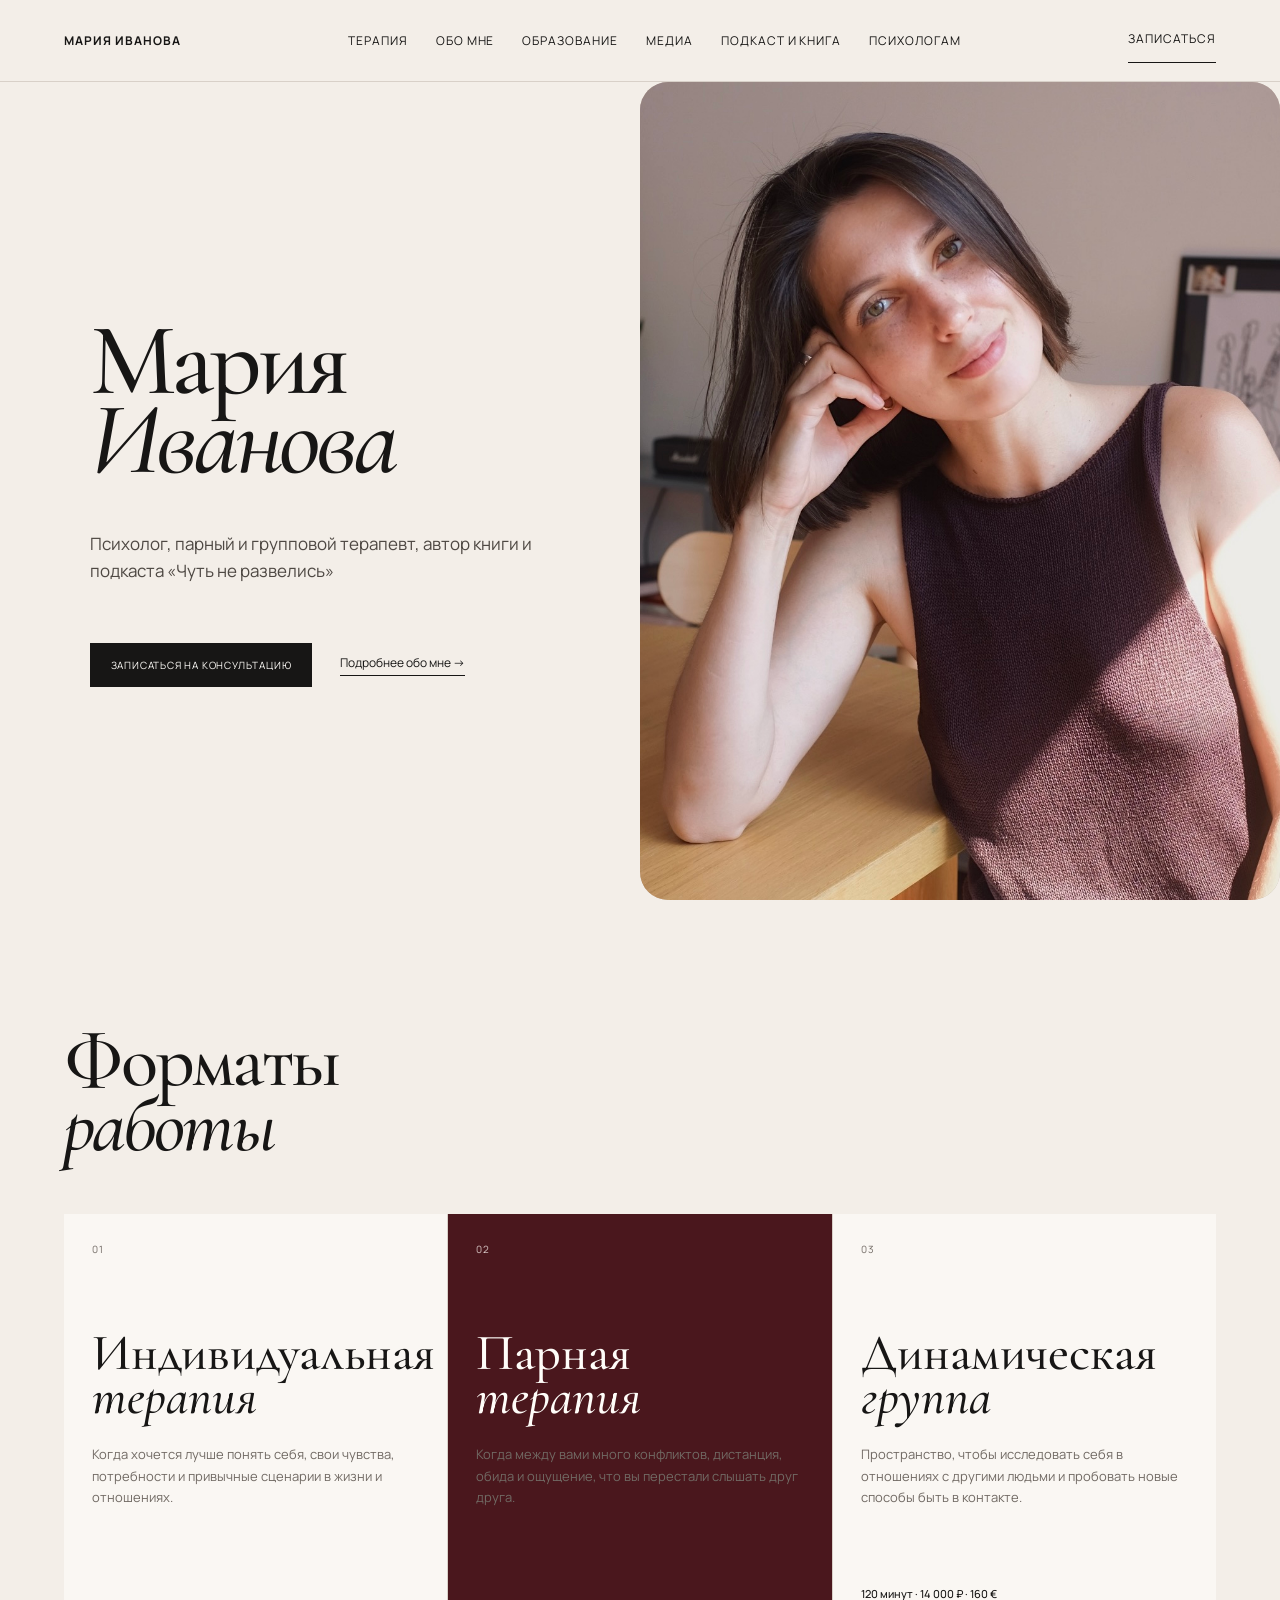
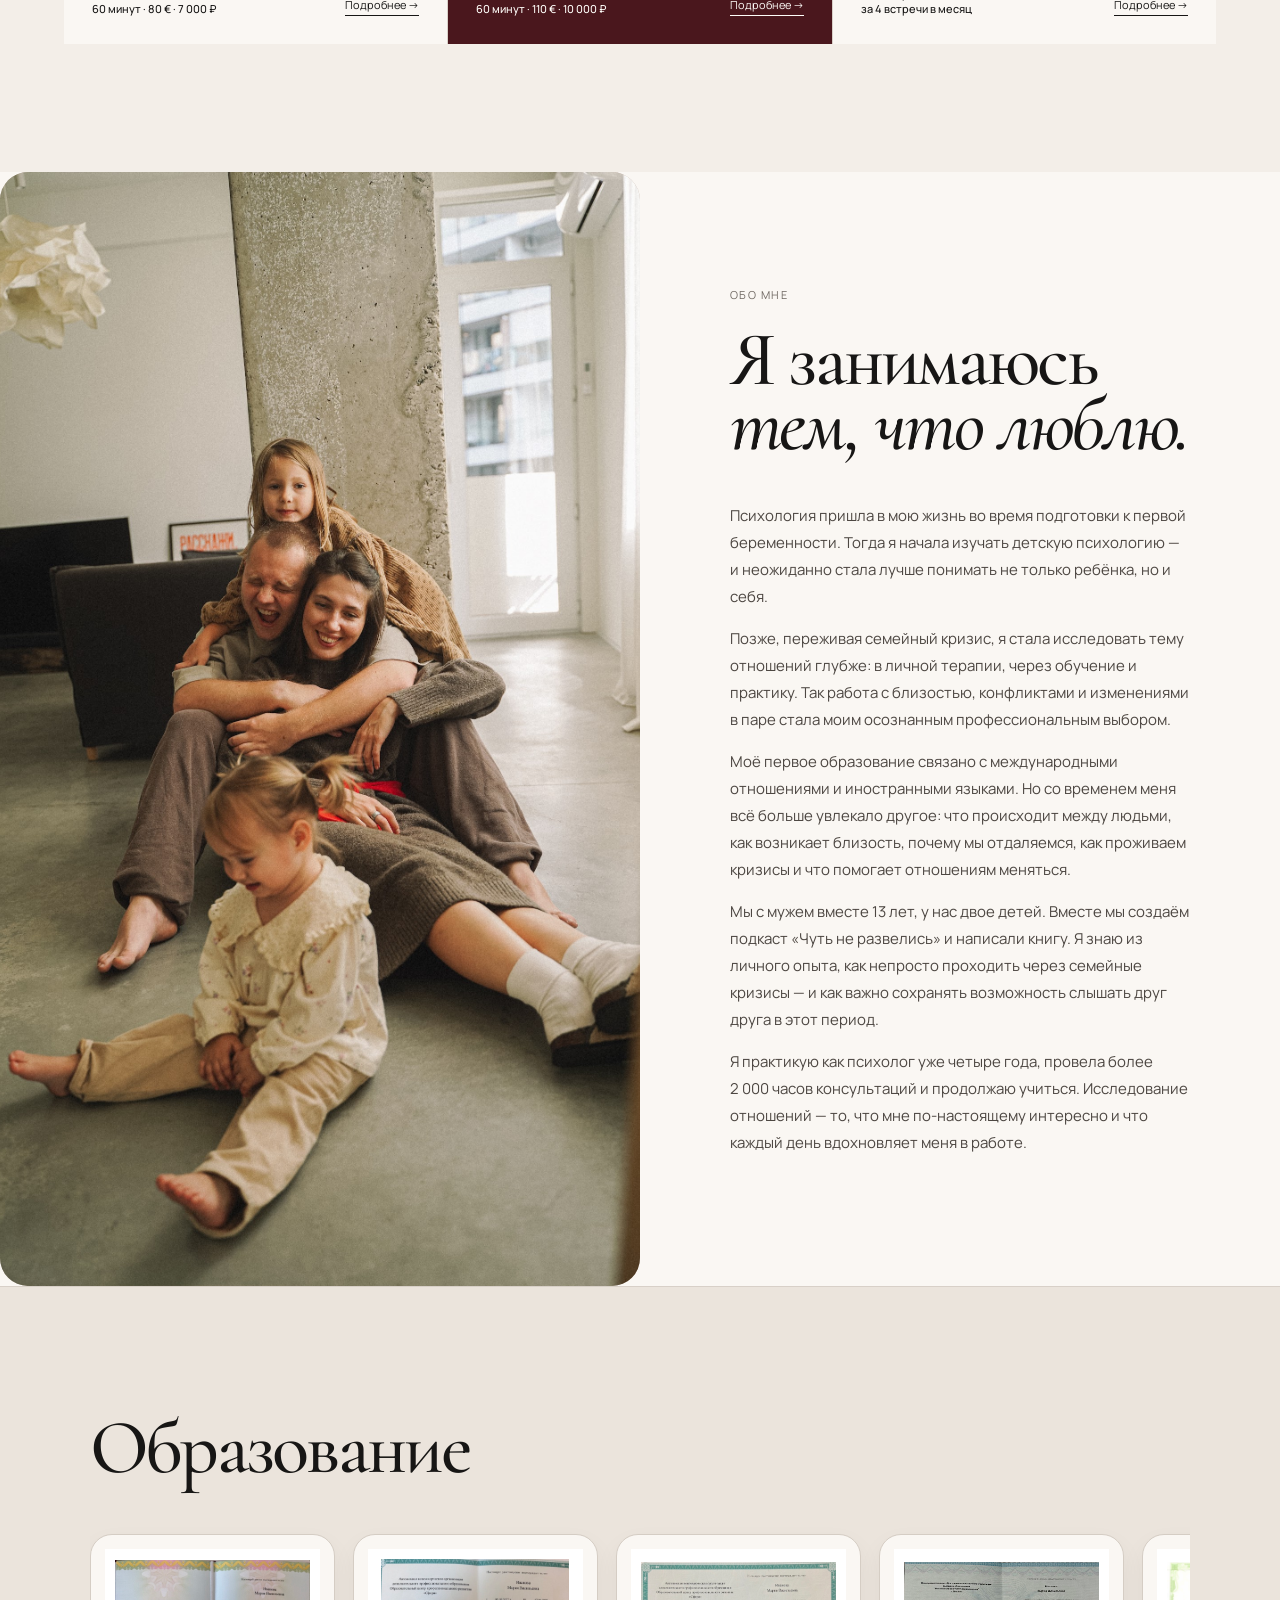
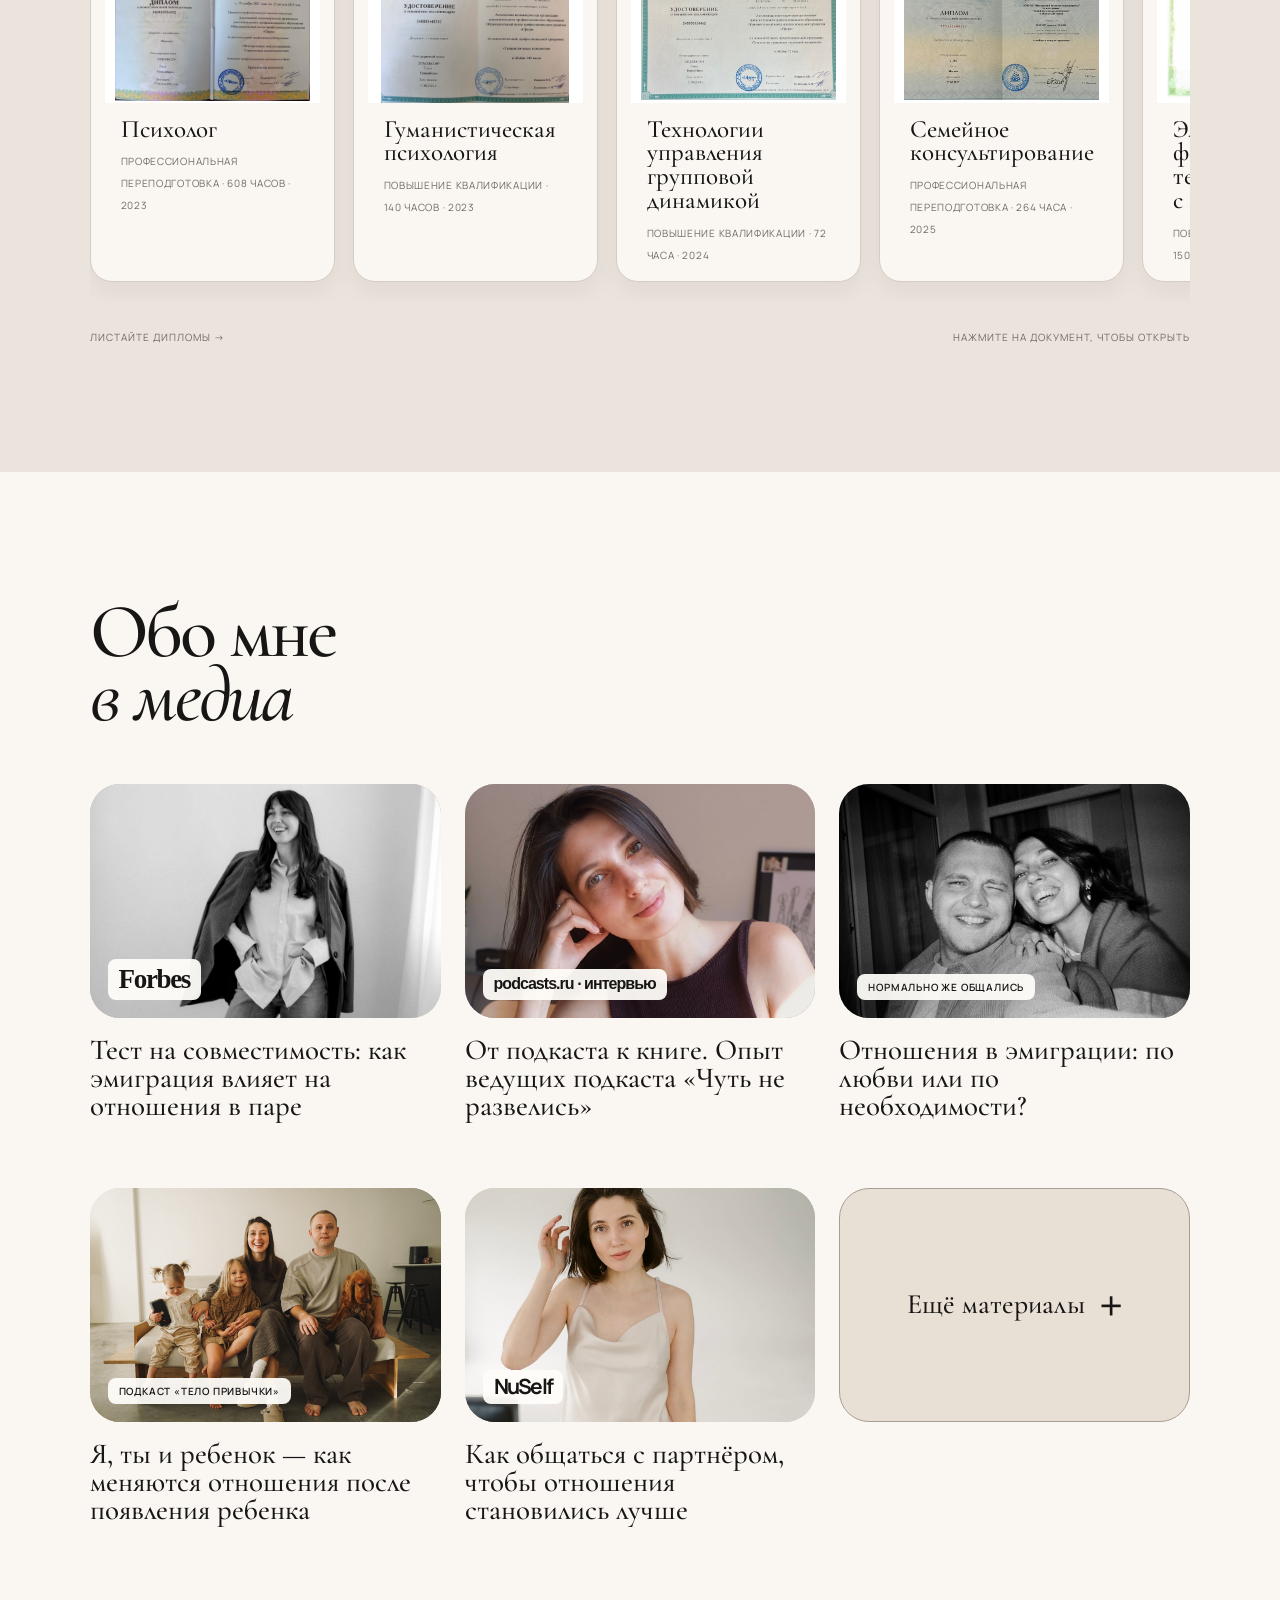
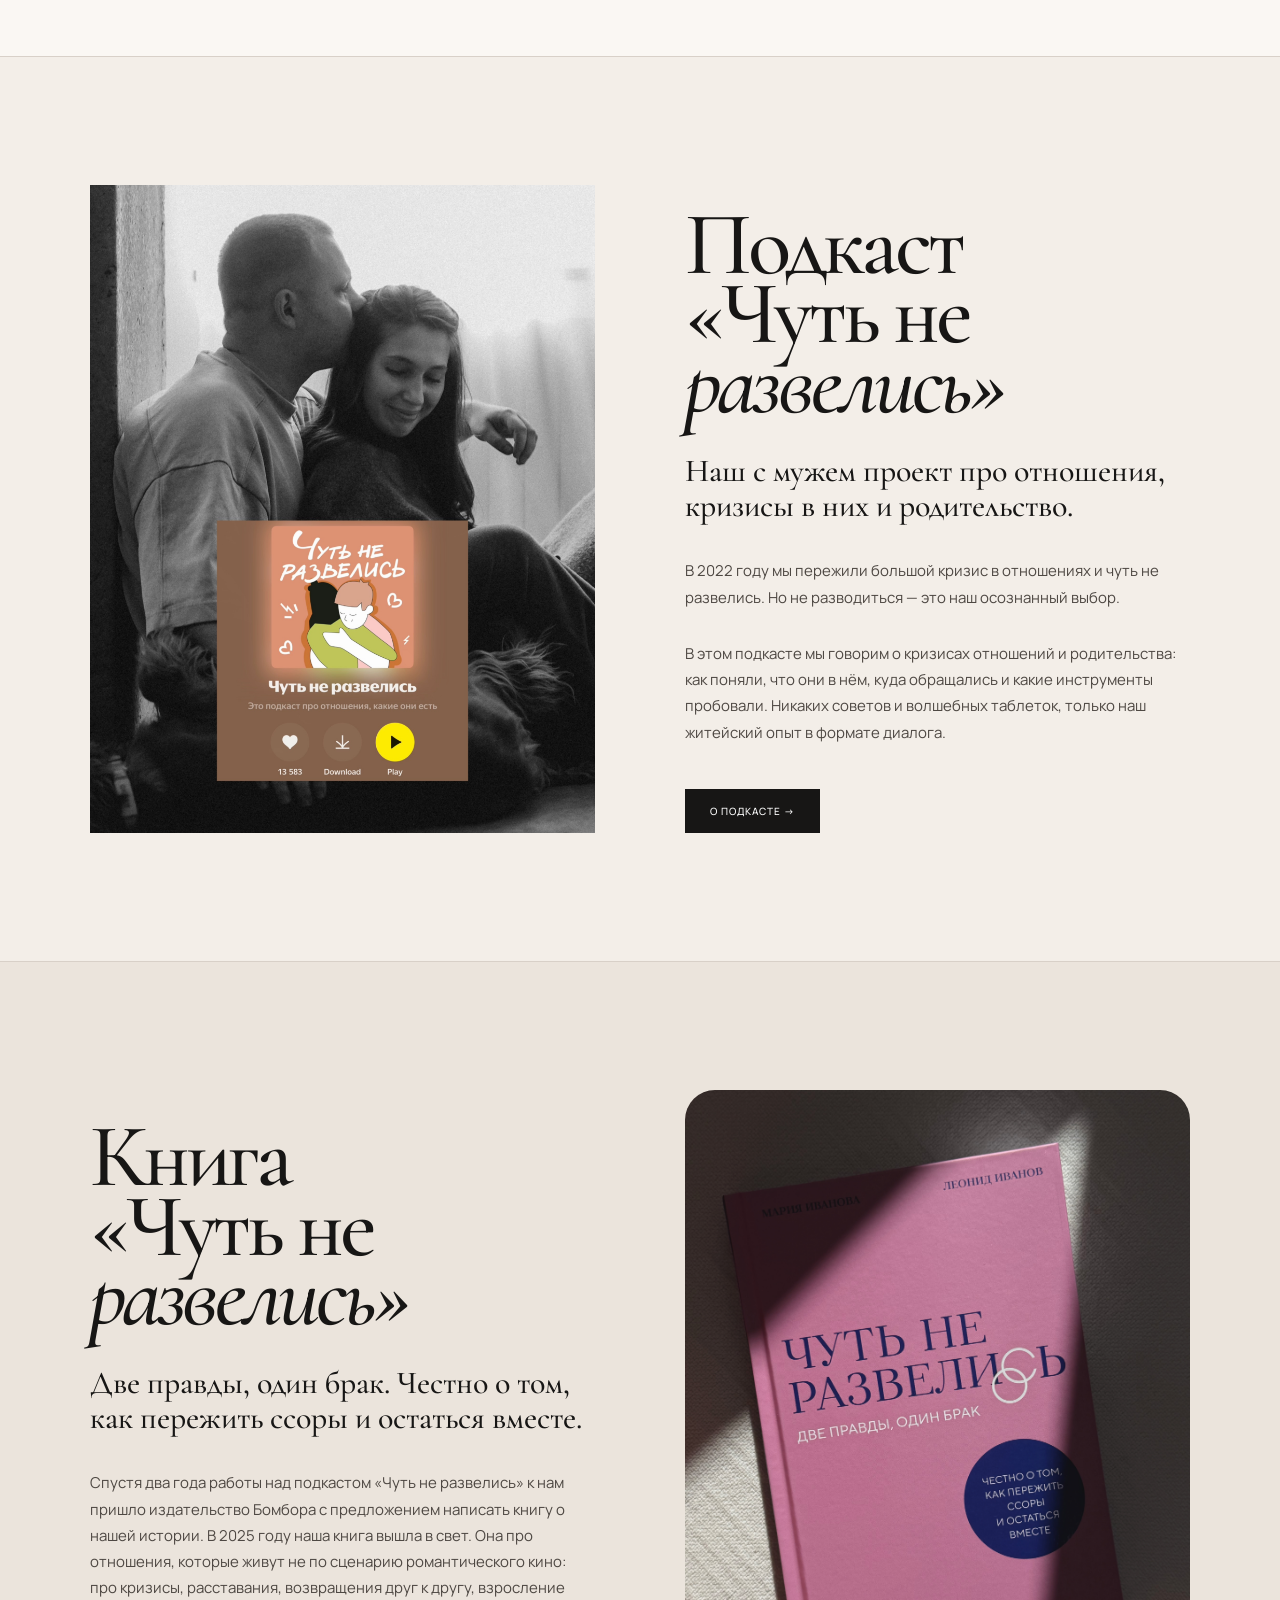
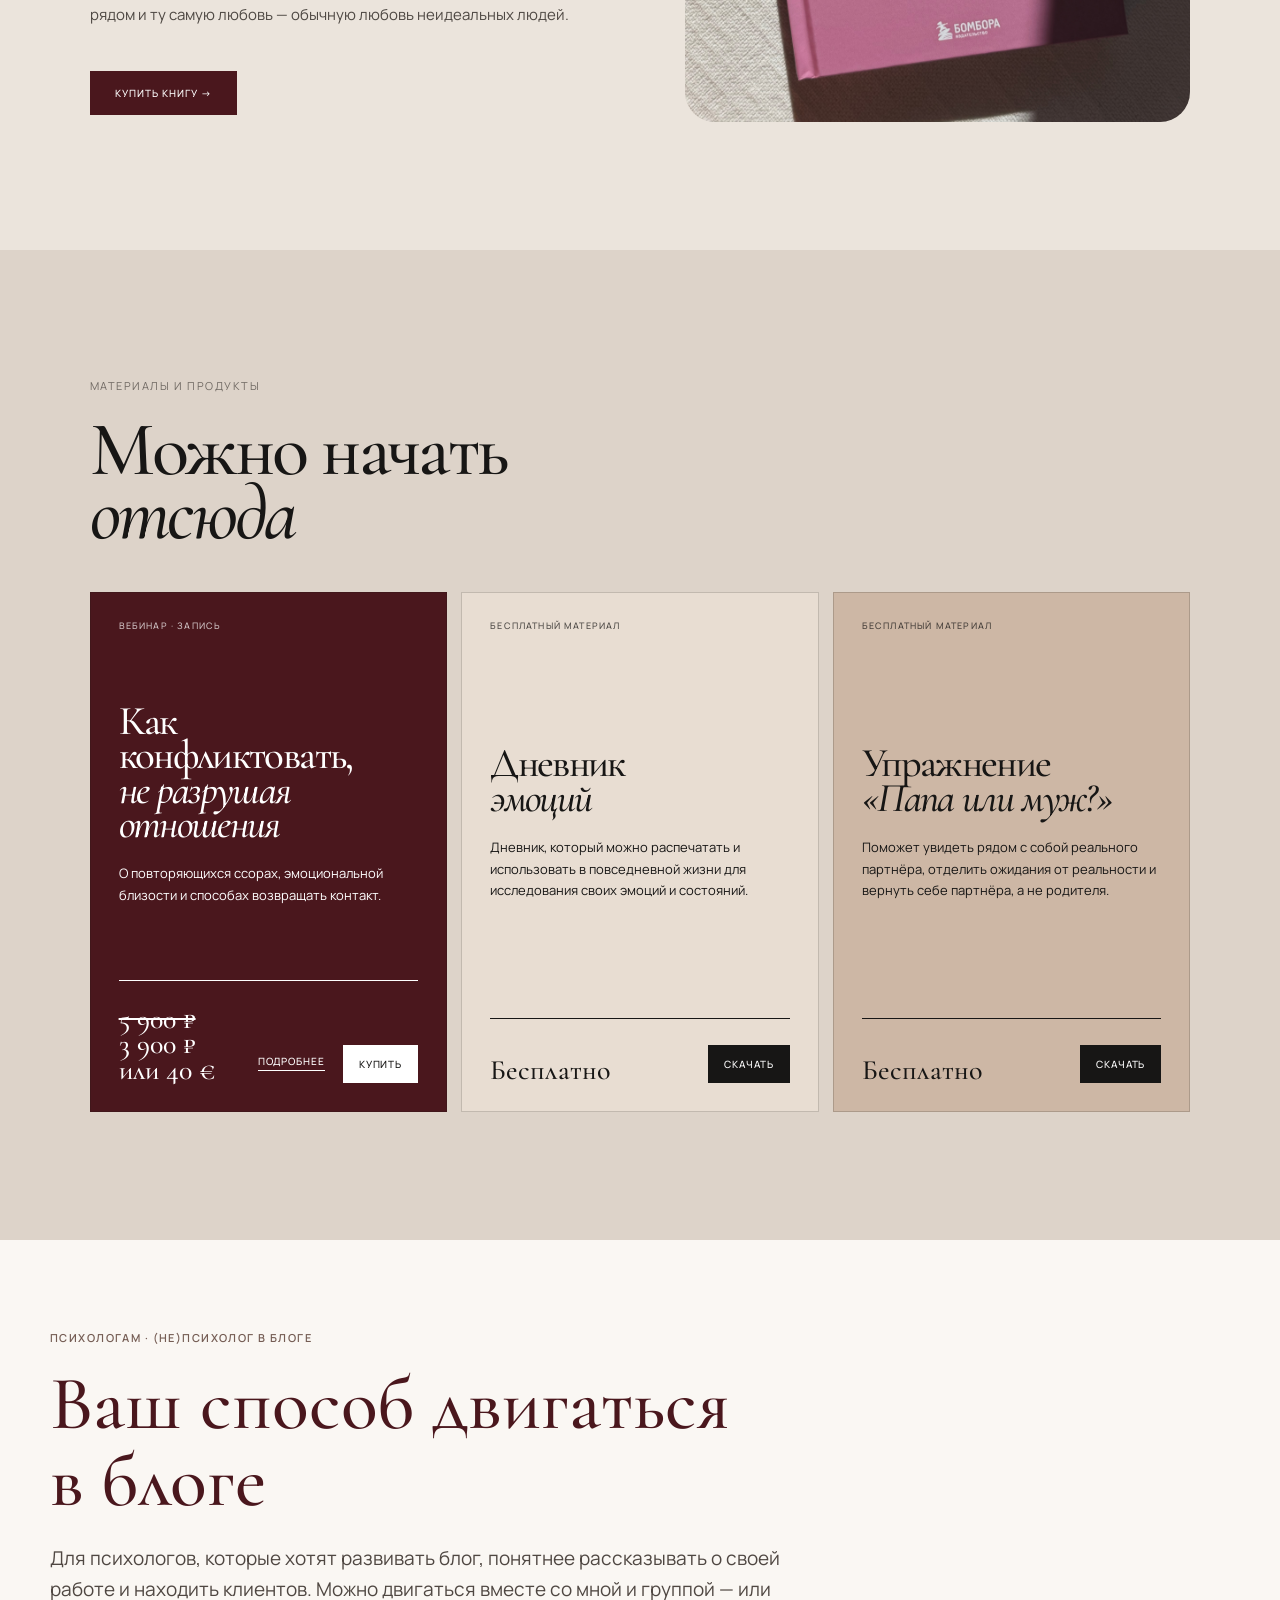
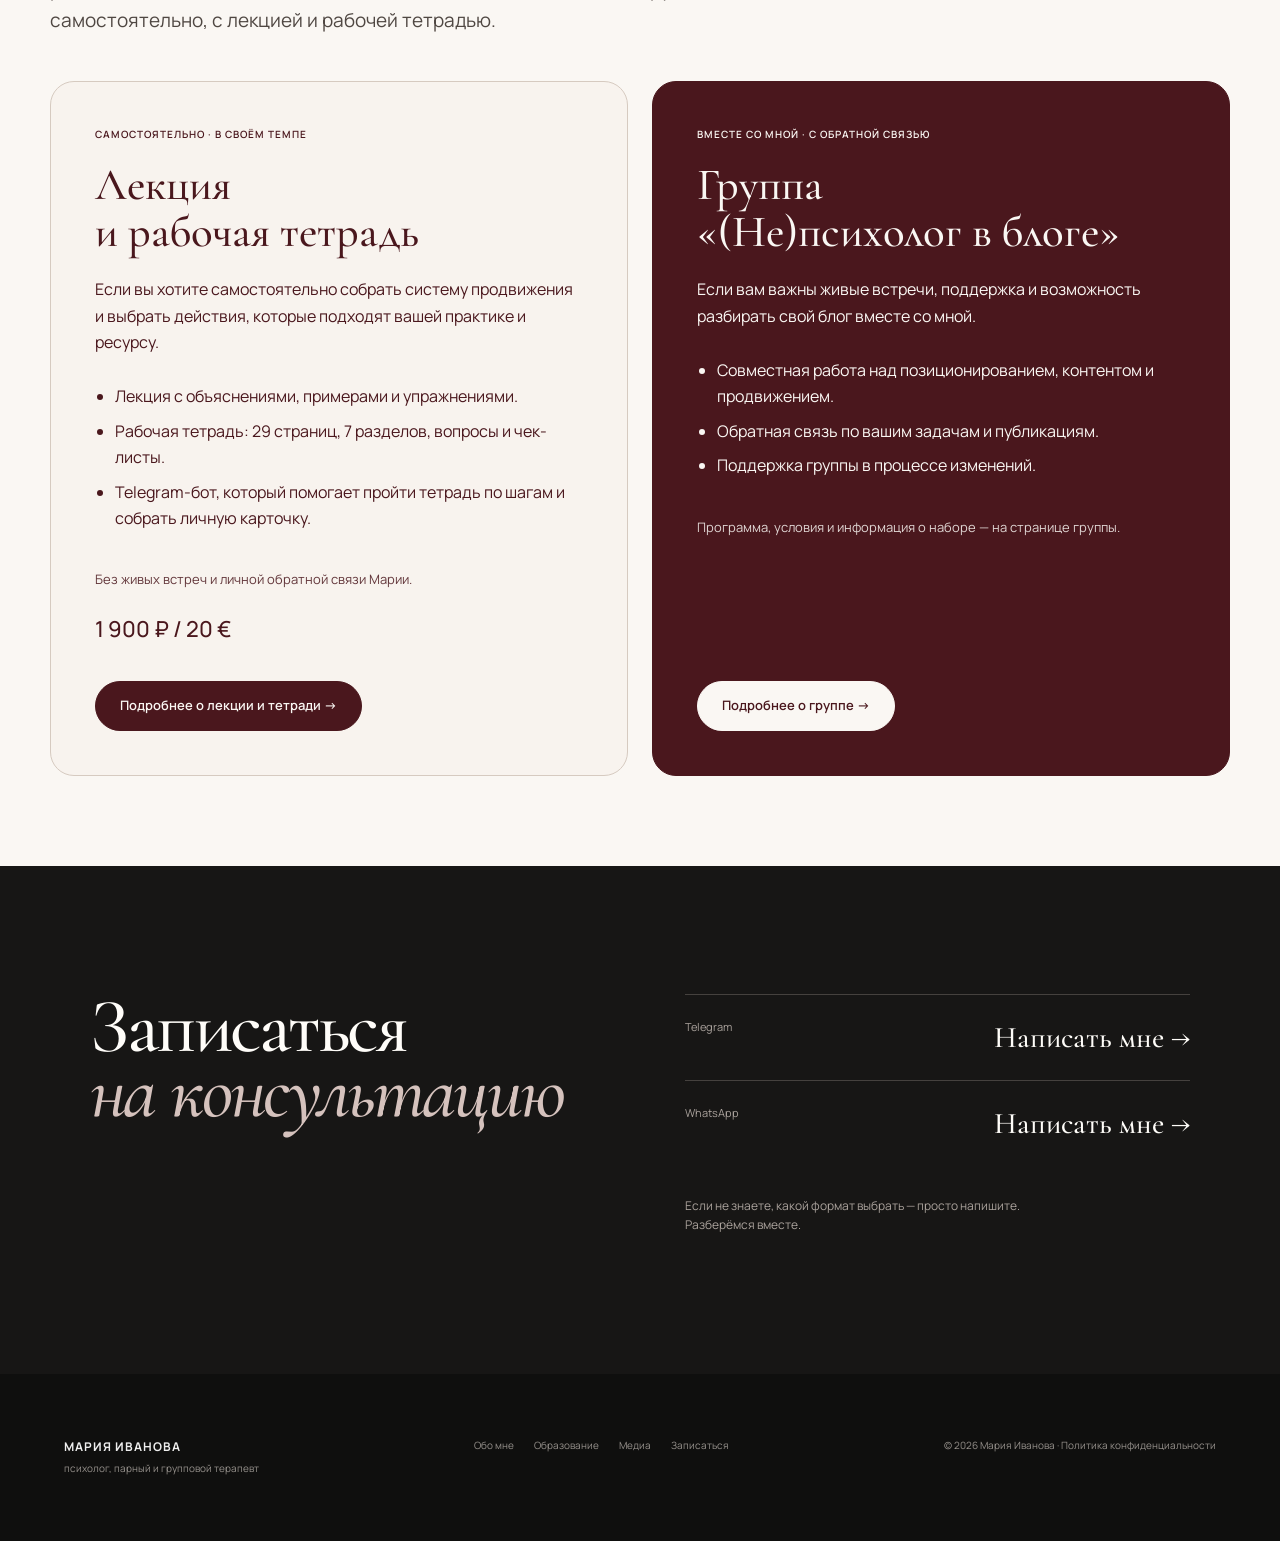
<file: index.html>
<!doctype html>
<html lang="ru">
<head>
<meta charset="utf-8">
<meta name="viewport" content="width=device-width,initial-scale=1">
<title>Мария Иванова — психолог</title>
<link rel="preconnect" href="https://fonts.googleapis.com">
<link rel="preconnect" href="https://fonts.gstatic.com" crossorigin>
<link href="https://fonts.googleapis.com/css2?family=Cormorant+Garamond:wght@400;500;600&family=Manrope:wght@400;500;600;700&display=swap" rel="stylesheet">
<link rel="stylesheet" href="materials.css">
<link rel="stylesheet" href="diplomas.css">
<link rel="stylesheet" href="site-polish.css">
<style>
:root{--cream:#f3eee8;--paper:#faf7f3;--ink:#171615;--muted:#716a64;--burgundy:#4a171d;--line:#d8d0c8;--white:#fffdf9}
*{box-sizing:border-box}html{scroll-behavior:smooth}body{margin:0;background:var(--cream);color:var(--ink);font-family:Manrope,Arial,sans-serif}a{color:inherit;text-decoration:none}.header{height:82px;padding:0 5vw;display:flex;align-items:center;justify-content:space-between;border-bottom:1px solid var(--line);font-size:12px;letter-spacing:.08em}.brand{font-weight:700}.header nav{display:flex;gap:28px}.header nav a{text-transform:uppercase}.header-cta{border-bottom:1px solid var(--ink);padding-bottom:4px;text-transform:uppercase}
.hero{min-height:calc(100vh - 82px);display:grid;grid-template-columns:1fr 1fr}.hero-copy{padding:10vw 7vw 8vw;display:flex;flex-direction:column;justify-content:center}.kicker{font-size:11px;letter-spacing:.14em;text-transform:uppercase;color:var(--muted);margin:0 0 25px}.hero h1{font-family:"Cormorant Garamond",serif;font-size:clamp(70px,8vw,128px);line-height:.78;font-weight:500;letter-spacing:-.04em;margin:0 0 34px}.hero h1 em,.section h2 em,.work-card h3 em,.project-section h2 em,.contact-section h2 em{font-style:italic}.lead{font-size:17px;line-height:1.55;max-width:520px;color:#4e4843}.actions{display:flex;align-items:center;gap:28px;margin-top:42px}.button{padding:15px 21px;text-transform:uppercase;letter-spacing:.08em;font-size:10px}.button-dark{background:var(--ink);color:var(--white)}.text-link{font-size:12px;border-bottom:1px solid var(--ink);padding-bottom:4px}.hero-photo{position:relative;min-height:620px;background:#c9b8ac;overflow:hidden}.hero-photo img{width:100%;height:100%;object-fit:cover;display:block;min-height:620px}.photo-caption{position:absolute;left:28px;bottom:28px;background:rgba(250,247,243,.9);padding:9px 12px;font-size:10px;line-height:1.4;display:none}
.statement{background:var(--ink);color:var(--white);padding:7vw 7vw;display:grid;grid-template-columns:1.2fr .8fr;gap:8vw;align-items:end}.statement-big{font-family:"Cormorant Garamond",serif;font-size:clamp(42px,5vw,72px);line-height:.92;letter-spacing:-.035em}.statement-big em{font-style:italic}.statement-small{font-size:14px;line-height:1.8;color:#c8c2bd;max-width:500px}
.section{padding:10vw 7vw}.section-top{display:flex;justify-content:space-between;gap:50px;align-items:flex-end;margin-bottom:55px}.section h2,.about-story h2,.media-section h2,.project-section h2,.contact-section h2{font-family:"Cormorant Garamond",serif;font-size:clamp(54px,6vw,92px);line-height:.85;font-weight:500;letter-spacing:-.035em;margin:0}.section-note{max-width:390px;font-size:13px;line-height:1.7;color:var(--muted);margin:0}.work-grid{display:grid;grid-template-columns:repeat(3,1fr);gap:1px;background:var(--line)}.work-card{background:var(--paper);min-height:430px;padding:28px;display:flex;flex-direction:column}.work-card-dark{background:var(--burgundy);color:var(--white)}.work-card-dark p,.work-card-dark .card-number{color:#d8c8c7}.card-number{font-size:10px;letter-spacing:.1em;color:var(--muted)}.work-card h3{font-family:"Cormorant Garamond",serif;font-size:51px;line-height:.87;font-weight:500;margin:75px 0 25px}.work-card p{font-size:13px;line-height:1.65;color:var(--muted);max-width:360px;margin:0}.card-bottom{margin-top:auto;display:flex;justify-content:space-between;gap:15px;align-items:end;font-size:11px}.card-bottom strong{font-weight:500}.card-bottom a{border-bottom:1px solid currentColor;padding-bottom:3px}
.about-photo-section{display:grid;grid-template-columns:1fr 1fr;background:var(--paper)}.about-image{min-height:620px;background:#c9b8ac}.about-image img{width:100%;height:100%;object-fit:cover;min-height:620px}.about-story{padding:9vw 7vw}.about-story h2{margin-bottom:45px}.about-story p:not(.kicker){font-size:15px;line-height:1.8;max-width:590px;color:#4d4742}.about-story .text-link{display:inline-block;margin-top:20px}
.education{padding:10vw 7vw;background:#ebe4dc;border-top:1px solid var(--line)}.education-top{display:flex;justify-content:space-between;align-items:end;gap:40px;margin-bottom:45px}.education h2{font-family:"Cormorant Garamond",serif;font-size:clamp(54px,6vw,90px);font-weight:500;line-height:.85;letter-spacing:-.035em;margin:0}.education-intro{font-size:13px;line-height:1.7;color:var(--muted);max-width:390px}.diploma-track{display:flex;gap:18px;overflow-x:auto;padding:8px 0 20px;scroll-snap-type:x mandatory;scrollbar-width:thin}.diploma-card{flex:0 0 clamp(220px,22vw,310px);scroll-snap-align:start;background:var(--paper);border:1px solid #d5cdc4;cursor:pointer;box-shadow:0 10px 25px rgba(30,25,20,.05)}.diploma-card img{width:100%;aspect-ratio:1/0.78;object-fit:cover;display:block}.diploma-meta{padding:15px 16px 17px}.diploma-meta strong{display:block;font-family:"Cormorant Garamond",serif;font-size:25px;font-weight:500;line-height:.95;margin-bottom:7px}.diploma-meta span{font-size:10px;line-height:1.5;color:var(--muted);text-transform:uppercase;letter-spacing:.07em}.diploma-arrow{display:flex;justify-content:space-between;align-items:center;margin-top:28px;font-size:10px;text-transform:uppercase;letter-spacing:.1em;color:var(--muted)}
.media-section,.project-section,.materials-section,.contact-section{padding:10vw 7vw}.media-section{background:var(--paper)}.media-list{border-top:1px solid var(--line)}.media-list a{display:grid;grid-template-columns:70px 1fr 1fr;gap:20px;padding:25px 0;border-bottom:1px solid var(--line);align-items:center}.media-list span,.media-list small{font-size:10px;color:var(--muted)}.media-list strong{font-family:"Cormorant Garamond",serif;font-size:34px;font-weight:500}.project-section{display:grid;grid-template-columns:1fr 1fr;gap:7vw}.project-copy p:not(.kicker){font-size:15px;line-height:1.75;max-width:500px;color:#4e4843}.project-actions{display:flex;gap:25px;margin-top:35px}.project-visual{background:var(--burgundy);color:var(--white);min-height:500px;display:flex;align-items:center;justify-content:center;position:relative}.podcast-badge{font-family:"Cormorant Garamond",serif;font-size:85px;line-height:.7;text-align:center;transform:rotate(-7deg)}.project-note{position:absolute;right:28px;bottom:25px;font-size:11px;line-height:1.4;color:#dbc9c9}.materials-section{background:#ddd3c9}.material-grid{display:grid;grid-template-columns:repeat(3,1fr);gap:1px;background:#c6bbb1;margin-top:55px}.material-grid article{background:var(--paper);padding:30px;min-height:270px}.material-grid span{font-size:9px;letter-spacing:.12em;color:var(--muted)}.material-grid h3{font-family:"Cormorant Garamond",serif;font-size:42px;line-height:.9;font-weight:500;margin:55px 0 15px}.material-grid p{font-size:12px;line-height:1.6;color:var(--muted)}.material-grid a{font-size:11px;border-bottom:1px solid var(--ink);padding-bottom:4px}.contact-section{background:var(--ink);color:var(--white);display:grid;grid-template-columns:1fr 1fr;gap:7vw}.contact-section .kicker{color:#a9a19b}.contact-section h2 em{color:#d5c2bd}.contact-options{display:flex;flex-direction:column;justify-content:end}.contact-options a{padding:24px 0;border-top:1px solid #45413e;display:flex;justify-content:space-between}.contact-options span{font-size:11px;color:#aaa29c}.contact-options strong{font-family:"Cormorant Garamond",serif;font-size:30px;font-weight:500}.contact-options p{font-size:12px;line-height:1.6;color:#aaa29c;max-width:380px;margin-top:30px}footer{padding:40px 7vw;display:flex;justify-content:space-between;gap:30px;flex-wrap:wrap;background:#0f0f0e;color:#eee}footer strong{display:block;font-size:12px;letter-spacing:.08em}footer span,footer a,footer small{font-size:10px;color:#96918c}footer div:nth-child(2){display:flex;gap:20px}
.modal{position:fixed;inset:0;background:rgba(10,9,8,.94);display:none;align-items:center;justify-content:center;z-index:20;padding:5vw}.modal.open{display:flex}.modal img{max-width:90vw;max-height:86vh;object-fit:contain;box-shadow:0 15px 60px rgba(0,0,0,.4)}.modal button{position:absolute;border:0;background:none;color:white;font-size:38px;cursor:pointer}.modal-close{right:28px;top:18px}.modal-prev{left:25px}.modal-next{right:25px}.modal-count{position:absolute;bottom:25px;color:#bbb;font-size:11px;letter-spacing:.1em}
@media(max-width:800px){.header{height:65px;padding:0 5vw}.header nav{display:none}.hero,.about-photo-section,.project-section,.contact-section,.statement{grid-template-columns:1fr}.hero-photo{min-height:75vh}.hero-photo img{min-height:75vh}.hero-copy{padding:18vw 7vw 14vw}.statement{gap:45px}.work-grid,.material-grid,.media-grid-v5{grid-template-columns:1fr}.work-card{min-height:350px}.work-card h3{margin-top:55px}.section-top,.education-top{display:block}.section-note,.education-intro{margin-top:25px}.media-list a{grid-template-columns:45px 1fr}.media-list small{display:none}.about-image{min-height:75vh}.about-image img{min-height:75vh}.project-visual{min-height:380px}.contact-section{gap:50px}.diploma-card{flex-basis:72vw}}

.project-detail{border-top:1px solid var(--ink)}
.project-layout{display:grid;grid-template-columns:1fr 1.2fr;gap:7vw;align-items:center}
.project-cover{min-height:520px;background:var(--cream);display:flex;align-items:center;justify-content:center;text-align:center;font:500 clamp(40px,5vw,75px)/.9 "Playfair Display",Georgia,serif}
.project-lead{font:400 30px/1.2 "Playfair Display",Georgia,serif}
.project-detail p{font-size:16px;line-height:1.55;max-width:650px}
.big-cta{display:inline-block;margin-top:28px;padding:16px 26px;border:1px solid var(--ink);font-size:14px}
.big-cta:hover{background:var(--ink);color:#fff}
.book-links{margin-top:50px;border-top:1px solid var(--ink);padding-top:22px;font-size:14px;line-height:1.8}
.more-media{margin-top:45px;border-top:1px solid var(--ink);padding-top:20px}
.more-media summary{cursor:pointer;font:400 30px "Playfair Display",Georgia,serif}
.media-more{margin-top:30px}
@media(max-width:800px){.project-layout{grid-template-columns:1fr}.project-cover{min-height:350px}.project-lead{font-size:25px}}

/* Дипломы: ручная бесконечная лента */
.diploma-track{overflow-x:auto!important;overflow-y:hidden!important;scrollbar-width:none!important;cursor:grab;user-select:none;-webkit-user-select:none;touch-action:pan-y}
.diploma-track::-webkit-scrollbar{display:none}
.diploma-track.is-dragging{cursor:grabbing;scroll-behavior:auto}
.diploma-track .diploma-card{flex:0 0 auto}

.media-section-v5{padding:10vw 7vw;background:var(--paper)}
.media-top-v5,.section-top-v5{display:flex;justify-content:space-between;align-items:end;gap:50px;margin-bottom:55px}
.media-section-v5 h2,.materials-section-v5 h2{font-family:"Cormorant Garamond",serif;font-size:clamp(58px,6vw,94px);line-height:.84;font-weight:500;letter-spacing:-.035em;margin:0}
.media-section-v5 h2 em,.materials-section-v5 h2 em,.project-section-v5 h2 em,.psych-card-v5 h2 em{font-style:italic}
.media-grid-v5{display:grid;grid-template-columns:repeat(3,minmax(0,1fr));gap:48px 24px;background:transparent}
.media-card-v5{background:transparent;padding:0;min-height:0;text-decoration:none;display:block}
.media-card-v5:hover h3{text-decoration:underline;text-decoration-thickness:1px;text-underline-offset:5px}
.media-photo-v5{height:220px;border-radius:30px;background:linear-gradient(135deg,#d7c8bb,#a99a8d);position:relative;overflow:hidden;display:flex;align-items:flex-end;padding:18px}
.media-photo-v5:before{content:"место для фотографии";position:absolute;inset:0;display:flex;align-items:center;justify-content:center;color:rgba(255,255,255,.65);font-size:10px;letter-spacing:.12em;text-transform:uppercase}
.media-photo-v5.has-photo{background-position:center 24%;background-size:cover}.media-photo-v5.has-photo:before{display:none}.media-photo-v5.holod-photo{background-image:url("assets/media/childhood-parents.jpg")!important;background-position:center 42%}
.media-photo-v5.cover-01{background-image:url("assets/media/cover-01.jpg")!important}.media-photo-v5.cover-02{background-image:url("assets/media/cover-02.jpg")!important}.media-photo-v5.cover-03{background-image:url("assets/media/cover-03.jpg")!important}.media-photo-v5.cover-04{background-image:url("assets/media/cover-04.jpg")!important}.media-photo-v5.cover-05{background-image:url("assets/media/cover-05.jpg")!important}.media-photo-v5.cover-06{background-image:url("assets/media/cover-06.jpg")!important}.media-photo-v5.cover-07{background-image:url("assets/media/cover-07.jpg")!important}.media-photo-v5.cover-08{background-image:url("assets/media/cover-08.jpg")!important}.media-photo-v5.cover-09{background-image:url("assets/media/cover-09.jpg")!important}
.media-section-v5>.media-grid-v5>.media-card-v5:nth-child(1) .media-photo-v5{background-image:url("assets/media/cover-01.jpg")!important}.media-section-v5>.media-grid-v5>.media-card-v5:nth-child(2) .media-photo-v5{background-image:url("assets/media/cover-02.jpg")!important}.media-section-v5>.media-grid-v5>.media-card-v5:nth-child(3) .media-photo-v5{background-image:url("assets/media/cover-03.jpg")!important}.media-section-v5>.media-grid-v5>.media-card-v5:nth-child(4) .media-photo-v5{background-image:url("assets/media/cover-04.jpg")!important}.media-more-content .media-card-v5:nth-child(1) .media-photo-v5{background-image:url("assets/media/cover-05.jpg")!important}.media-more-content .media-card-v5:nth-child(2) .media-photo-v5{background-image:url("assets/media/cover-06.jpg")!important}.media-more-content .media-card-v5:nth-child(3) .media-photo-v5{background-image:url("assets/media/cover-07.jpg")!important}.media-more-content .media-card-v5:nth-child(4) .media-photo-v5{background-image:url("assets/media/cover-08.jpg")!important}.media-more-content .media-card-v5:nth-child(5) .media-photo-v5{background-image:url("assets/media/cover-09.jpg")!important}.media-section-v5>.media-grid-v5>.media-card-v5 .media-photo-v5:before,.media-more-content .media-photo-v5:before{display:none}
.media-more-content .media-card-v5:nth-child(1) .media-photo-v5{background-image:url("assets/media/cover-06.jpg")!important}.media-more-content .media-card-v5:nth-child(2) .media-photo-v5{background-image:url("assets/media/cover-07.jpg")!important}.media-more-content .media-card-v5:nth-child(3) .media-photo-v5{background-image:url("assets/media/cover-08.jpg")!important}.media-more-content .media-card-v5:nth-child(4) .media-photo-v5{background-image:url("assets/media/cover-09.jpg")!important}
.media-more-content .media-card-v5:nth-child(4) .media-photo-v5{background-image:url("assets/media/what-to-read-with-children.jpg")!important;background-position:center 38%!important}
.media-section-v5>.media-grid-v5>.media-card-v5:nth-child(1) .media-photo-v5{background-position:center 40%}.media-section-v5>.media-grid-v5>.media-card-v5:nth-child(2) .media-photo-v5{background-position:center 40%}.media-section-v5>.media-grid-v5>.media-card-v5:nth-child(3) .media-photo-v5{background-position:center 40%}.media-section-v5>.media-grid-v5>.media-card-v5:nth-child(4) .media-photo-v5{background-position:center 40%}.media-more-content .media-card-v5 .media-photo-v5{background-position:center 40%}
.media-section-v5>.media-grid-v5>.media-card-v5:nth-child(4) .media-photo-v5{background-image:url("assets/media/you-me-child.jpg")!important;background-position:center 28%!important}
.media-section-v5>.media-grid-v5>.media-card-v5 .media-photo-v5,.media-more-content .media-card-v5 .media-photo-v5{background-size:cover!important;background-position:center top!important;background-repeat:no-repeat;background-color:#ded6cf}
.media-section-v5>.media-grid-v5>.media-card-v5:nth-child(1) .media-photo-v5{background-image:url("assets/media/cover-08.jpg")!important;background-position:center 12%!important}.media-section-v5>.media-grid-v5>.media-card-v5:nth-child(2) .media-photo-v5{background-image:url("assets/media/cover-05.jpg")!important;background-position:center 10%!important}.media-section-v5>.media-grid-v5>.media-card-v5:nth-child(3) .media-photo-v5{background-image:url("assets/media/cover-06.jpg")!important;background-position:center top!important}.media-section-v5>.media-grid-v5>.media-card-v5:nth-child(4) .media-photo-v5{background-position:center 28%!important}.media-section-v5>.media-grid-v5>.media-card-v5:nth-child(5) .media-photo-v5{background-size:contain!important;background-position:center!important;background-repeat:no-repeat}.media-more-content .media-card-v5:nth-child(4) .media-photo-v5{background-size:contain!important;background-position:center!important;background-repeat:no-repeat}
.media-section-v5>.media-grid-v5>.media-card-v5:nth-child(1) .media-photo-v5{background-size:100% 100%!important;background-position:center!important;background-repeat:no-repeat}
.media-section-v5>.media-grid-v5>.media-card-v5:nth-child(1) .media-photo-v5{background-image:url("assets/media/cover-01.jpg")!important;background-size:100% 100%!important}.media-section-v5>.media-grid-v5>.media-card-v5:nth-child(2) .media-photo-v5{background-image:url("assets/media/cover-02.jpg")!important;background-size:100% 100%!important}.media-section-v5>.media-grid-v5>.media-card-v5:nth-child(3) .media-photo-v5{background-image:url("assets/media/cover-03.jpg")!important;background-size:100% 100%!important}.media-section-v5>.media-grid-v5>.media-card-v5:nth-child(5) .media-photo-v5{background-size:cover!important;background-position:center 38%!important;background-repeat:no-repeat}
.media-photo-v5{height:auto!important;aspect-ratio:3/2!important;padding:0!important;display:block!important;overflow:hidden;background:none!important}.media-photo-v5:before{display:none!important}.media-photo-v5>img{position:absolute!important;inset:0!important;display:block;width:100%;height:100%!important;object-fit:cover!important;object-position:center!important}.media-logo-v5{position:absolute!important;left:18px;bottom:18px;z-index:2}.media-card-v5 h3{min-height:88px}
.media-logo-v5{position:relative;z-index:1;display:inline-flex;align-items:center;background:rgba(255,253,249,.94);border-radius:8px;padding:8px 11px;color:#171615;font:700 18px/.9 Georgia,serif;letter-spacing:-.05em}
.media-logo-v5.podcast{font:600 10px/1 Manrope,sans-serif;letter-spacing:.08em;text-transform:uppercase}.media-logo-v5.podcastsru{font:700 16px/.9 Arial,sans-serif;letter-spacing:-.06em;text-transform:none}.media-logo-v5.yandex-books{gap:6px;font:700 16px/.9 Arial,sans-serif;letter-spacing:-.06em;text-transform:none}.yandex-books-icon{position:relative;width:23px;height:21px;background:#202020;clip-path:polygon(0 0,28% 20%,50% 0,72% 20%,100% 0,100% 100%,0 100%)}.yandex-books-icon:before,.yandex-books-icon:after{content:"";position:absolute;top:11px;width:7px;height:4px;border-radius:0 0 8px 8px;background:#fff}.yandex-books-icon:before{left:3px}.yandex-books-icon:after{right:3px}.media-logo-v5.holod{font:700 17px/1 Manrope,sans-serif;letter-spacing:.03em;text-transform:uppercase}.media-logo-v5.forbes{font-size:27px}.media-photo-v5.tone-2{background:linear-gradient(135deg,#4d1a22,#8e5557)}.media-photo-v5.tone-3{background:linear-gradient(135deg,#242322,#7e786f)}.media-photo-v5.tone-4{background:linear-gradient(135deg,#9c887a,#e5d6c8)}.media-photo-v5.tone-5{background:linear-gradient(135deg,#64706c,#c3b7a9)}.media-photo-v5.tone-6{background:linear-gradient(135deg,#847b75,#d9cdc3)}
.media-card-v5 h3{font:500 29px/.98 "Cormorant Garamond",serif;margin:18px 0 0}
.media-more-toggle{height:auto;aspect-ratio:3/2;border:1px solid #a89d93;border-radius:30px;background:#e8dfd5}.media-more-toggle summary{height:100%;list-style:none;cursor:pointer;display:flex;align-items:center;justify-content:center;gap:14px;font:500 28px/.98 "Cormorant Garamond",serif}.media-more-toggle summary::-webkit-details-marker{display:none}.media-more-toggle summary span:last-child{font:400 42px/1 Manrope,sans-serif}.media-more-replacement{display:none}.media-more-toggle[open]{height:auto;border:0;border-radius:0;background:transparent}.media-more-toggle[open] summary{display:none}.media-more-toggle[open] .media-more-replacement{display:block}.media-more-content{display:none;padding-top:48px;margin-top:48px}.media-more-toggle[open] + .media-more-content{display:block}.media-more-content .media-grid-v5{margin:0}
.project-section-v5{padding:10vw 7vw;display:grid;grid-template-columns:1fr 1fr;gap:7vw;border-top:1px solid var(--line)}
.project-copy-v5{display:flex;flex-direction:column;justify-content:center}.project-copy-v5 h2{font-family:"Cormorant Garamond",serif;font-size:clamp(62px,7vw,105px);line-height:.78;font-weight:500;letter-spacing:-.045em;margin:25px 0 35px}.project-copy-v5 p:not(.kicker){font:15px/1.75 Manrope,sans-serif;max-width:560px;color:#4e4843}.project-lead-v5{font:500 32px/1.08 "Cormorant Garamond",serif!important;color:var(--ink)!important;margin:0 0 20px!important}
.project-visual-v5{min-height:620px;display:flex;align-items:center;justify-content:center;text-align:center;font:500 clamp(64px,7vw,112px)/.75 "Cormorant Garamond",serif;letter-spacing:-.04em}.project-visual-v5 em{font-style:italic}.project-visual-v5.project-photo{overflow:hidden;background:#d7b9b0}.project-visual-v5.project-photo img{display:block;width:100%;height:100%;min-height:620px;object-fit:cover}.podcast-visual img{object-position:center 34%}.book-visual{border-radius:30px}.book-visual img{object-position:center center}.podcast-visual{background:#4a171d;color:#fff}.book-v5{background:#ebe4dc}.book-visual{background:#d7b9b0;color:#171615}.big-button-v5{display:inline-flex;width:max-content;margin-top:28px;padding:17px 25px;background:#171615;color:#fff;font:500 10px/1 Manrope,sans-serif;letter-spacing:.1em;text-transform:uppercase;text-decoration:none}.book-v5 .big-button-v5{background:#4a171d}
.materials-section-v5{padding:10vw 7vw;background:#ddd3c9}.material-list-v5{border-top:1px solid #171615}.material-row-v5{display:grid;grid-template-columns:55px 1.25fr 1.7fr 145px;gap:28px;align-items:center;border-bottom:1px solid #171615;padding:28px 0}.material-row-v5>span{font:10px/1 Manrope,sans-serif;color:var(--muted)}.material-row-v5 h3{font:500 34px/.9 "Cormorant Garamond",serif;margin:0}.material-row-v5 p{font:12px/1.55 Manrope,sans-serif;color:#5d554f;margin:0}.material-row-v5 a{font:500 10px/1 Manrope,sans-serif;letter-spacing:.09em;text-transform:uppercase;text-align:right}
.for-psychologists-v5{padding:7vw;background:var(--cream);display:block;visibility:visible;opacity:1}.psych-card-v5{position:relative;overflow:hidden;background:#4a171d;color:#fff;padding:45px 5vw 35px;min-height:650px}.eyebrow-v5{font:500 9px/1 Manrope,sans-serif;letter-spacing:.13em;text-transform:uppercase;color:#d9c8c6}.psych-card-v5 h2{font:500 clamp(78px,10vw,155px)/.74 "Cormorant Garamond",serif;letter-spacing:-.055em;margin:90px 0 45px}.psych-card-v5>p{font:15px/1.6 Manrope,sans-serif;max-width:650px;color:#eadfdb}.psych-grid-v5{display:grid;grid-template-columns:repeat(3,1fr);gap:22px;margin-top:62px}.psych-grid-v5 div{border-top:1px solid #765257;padding-top:14px;font:12px/1.5 Manrope,sans-serif}.psych-sticker-v5{position:absolute;right:5vw;top:38px;width:125px;height:125px;border-radius:50%;background:#e7d9cb;color:#171615;display:flex;align-items:center;justify-content:center;text-align:center;font:500 9px/1.3 Manrope,sans-serif;text-transform:uppercase}.psych-footer-v5{display:flex;justify-content:space-between;align-items:center;border-top:1px solid #765257;margin-top:55px;padding-top:18px;font:10px/1.4 Manrope,sans-serif}.psych-footer-v5 a{text-decoration:underline;text-transform:uppercase;letter-spacing:.08em;color:#fff}
.psych-card-v5{display:grid;grid-template-columns:minmax(0,1.55fr) minmax(320px,.8fr);gap:clamp(38px,6vw,110px);align-items:center;min-height:650px;padding:clamp(48px,6vw,104px);border-radius:0}.psych-home-copy{align-self:center}.psych-card-v5 h2{margin:0 0 clamp(36px,4vw,62px);font-size:clamp(74px,9.3vw,142px);line-height:.78;color:#fff}.psych-home-copy>p{max-width:610px;margin:0 0 34px;font:400 clamp(17px,1.35vw,22px)/1.55 Manrope,sans-serif;color:#f0e5e1}.psych-home-meta{display:block;margin-bottom:25px;font:600 10px/1.45 Manrope,sans-serif;letter-spacing:.11em;text-transform:uppercase;color:#e5c6bc}.psych-home-meta small{display:block;margin-top:8px;font-size:9px;line-height:1.45;letter-spacing:.04em;text-transform:none}.psych-home-button{display:inline-flex;padding:19px 26px;background:#fff;color:#241f1d;font:600 10px/1 Manrope,sans-serif;letter-spacing:.1em;text-decoration:none;text-transform:uppercase;transition:transform .2s ease,background .2s ease}.psych-home-button:hover{transform:translateY(-3px);background:#ead8d1}.psych-home-visual{position:relative;justify-self:end;width:min(100%,510px);height:min(72vw,650px);min-height:510px;overflow:hidden;border-radius:clamp(26px,3vw,48px);background:#c9b8b1}.psych-home-visual img{display:block;width:100%;height:100%;object-fit:cover;object-position:center top}.psych-home-note{position:absolute;left:clamp(20px,3vw,40px);right:clamp(20px,3vw,40px);bottom:clamp(20px,3vw,40px);display:grid;gap:4px;padding:22px 25px;border-radius:14px;background:rgba(255,255,255,.93);color:#231f20;box-shadow:0 12px 35px rgba(0,0,0,.14)}.psych-home-note span,.psych-home-note small{font:600 9px/1.3 Manrope,sans-serif;letter-spacing:.1em;text-transform:uppercase}.psych-home-note strong{font:500 clamp(30px,3.2vw,48px)/.9 "Cormorant Garamond",Georgia,serif;letter-spacing:-.03em}
.psych-home-note{display:none}.psych-card-v5::after{content:"проект для\A психологов";position:absolute;top:34px;right:clamp(28px,3.5vw,72px);z-index:2;display:flex;width:112px;height:112px;padding:14px;align-items:center;justify-content:center;border-radius:50%;background:#eadfd5;color:#241f1d;font:600 9px/1.25 Manrope,sans-serif;letter-spacing:.09em;text-align:center;text-transform:uppercase;white-space:pre-line;box-shadow:0 10px 24px rgba(0,0,0,.12)}
@media(max-width:800px){.media-top-v5,.section-top-v5{display:block}.media-top-v5 .section-note,.section-top-v5 .section-note{margin-top:25px}.media-grid-v5{grid-template-columns:1fr}.project-section-v5{display:block}.project-visual-v5{min-height:420px;margin-bottom:45px}.project-visual-v5.project-photo img{min-height:420px}.material-row-v5{grid-template-columns:35px 1fr}.material-row-v5 p,.material-row-v5 a{grid-column:2}.material-row-v5 a{text-align:left}.psych-card-v5{grid-template-columns:1fr;gap:46px;min-height:0;padding:48px 7vw}.psych-card-v5 h2{font-size:clamp(68px,18vw,110px);margin:0 0 34px}.psych-home-visual{justify-self:stretch;width:100%;min-height:480px;height:120vw;max-height:620px;border-radius:28px}.psych-home-copy>p{font-size:17px}.psych-grid-v5{grid-template-columns:1fr}.psych-sticker-v5{width:90px;height:90px;right:25px;top:25px}}
</style>

<style>
.media-grid-v2{display:grid;grid-template-columns:1.35fr 1fr 1fr;gap:1px;background:var(--line)}.media-grid-v2>a{background:var(--paper);padding:22px;display:block}.media-feature{grid-row:span 2}.media-cover{height:220px;background:#d9d0c8;display:flex;flex-direction:column;align-items:center;justify-content:center;font-family:"Cormorant Garamond",serif;font-size:34px;line-height:.9;text-align:center;margin-bottom:18px}.media-cover-dark{background:var(--ink);color:var(--white)}.media-cover-burgundy{background:var(--burgundy);color:var(--white)}.media-cover-light{background:#e8ded5}.media-cover strong{font-family:Manrope,sans-serif;font-size:10px;letter-spacing:.12em;margin-top:10px}.media-card-v2 small,.media-feature small{font-size:9px;letter-spacing:.12em;color:var(--muted)}.media-card-v2 h3,.media-feature h3{font-family:"Cormorant Garamond",serif;font-size:29px;line-height:.95;font-weight:500;margin:10px 0}.project-detail{padding:10vw 7vw;display:grid;grid-template-columns:1fr 1fr;gap:7vw;align-items:center}.podcast-project{background:var(--paper)}.project-detail-visual,.book-visual{min-height:560px;background:var(--burgundy);color:var(--white);display:flex;align-items:center;justify-content:center}.book-visual{background:#d9c6b8}.book-placeholder{font-family:"Cormorant Garamond",serif;font-size:70px;line-height:.8;text-align:center;transform:rotate(-4deg)}.project-detail-copy h2{font-family:"Cormorant Garamond",serif;font-size:clamp(58px,7vw,100px);line-height:.85;font-weight:500;margin:0 0 30px}.project-detail-copy>p:not(.kicker){font-size:15px;line-height:1.75;max-width:550px;color:#4e4843}.project-press,.book-links{display:flex;gap:16px;flex-wrap:wrap;margin-top:40px;padding-top:22px;border-top:1px solid var(--line);font-size:11px}.project-press span,.book-links strong{width:100%;font-size:9px;letter-spacing:.12em;color:var(--muted)}.book-links strong:not(:first-child){margin-top:10px}.book-links a,.project-press a{text-decoration:underline}.material-grid-two{grid-template-columns:1.5fr 1fr}.material-feature{min-height:320px}.material-bottom{margin-top:35px;display:flex;justify-content:space-between;align-items:end;font-size:12px}.material-bottom a{border-bottom:1px solid var(--ink);padding-bottom:4px}.for-psychologists{padding-top:0}
@media(max-width:800px){.media-grid-v2,.material-grid-two{grid-template-columns:1fr}.media-feature{grid-row:auto}.project-detail{grid-template-columns:1fr}.project-detail-visual,.book-visual{min-height:380px}.material-bottom{display:block}.material-bottom a{display:inline-block;margin-top:15px}}
.home-hero-image{object-position:center 42%}.home-about-image{object-position:center 56%}
</style>
  <link rel="stylesheet" href="mobile-release.css">
<style id="mobile-final-fixes">
@media (max-width: 767px) {
  html, body { width: 100%; max-width: 100%; overflow-x: hidden; }
  body * { box-sizing: border-box; }
  main, section, header, footer, .container, [class*="container"], [class*="inner"], [class*="content"] { max-width: 100%; }
  header { margin-bottom: 0 !important; }
  header + main, header + section, main > :first-child { margin-top: 0 !important; padding-top: 28px !important; }
  img { max-width: 100%; }
  [class*="diplom"], [class*="certificate"] { touch-action: pan-x; }
  [class*="diplom"] > *, [class*="certificate"] > * { scroll-snap-align: start; }
  [class*="book"] a[class*="btn"], [class*="book"] .button, [class*="book"] a[href*="book"] { margin-bottom: 18px !important; }
  [class*="psycholog"] [class*="sticker"], [class*="psycholog"] [class*="badge"] { top: auto !important; bottom: 20px !important; left: auto !important; right: 18px !important; transform: none !important; z-index: 3; }
}
</style>
<link rel="stylesheet" href="psychologists-formats.css">
</head>
<body>
<header class="header"><a class="brand" href="index.html">МАРИЯ ИВАНОВА</a><nav><a href="#work">Терапия</a><a href="#about">Обо мне</a><a href="#education">Образование</a><a href="#media">Медиа</a><a href="#podcast">Подкаст и книга</a><a href="#psychologists">ПСИХОЛОГАМ</a></nav><a class="header-cta" href="#work">Записаться</a></header>
<main>
<section class="hero"><div class="hero-copy"><h1>Мария<br><em>Иванова</em></h1><p class="lead">Психолог, парный и групповой терапевт, автор книги и подкаста «Чуть не развелись»</p><div class="actions"><a class="button button-dark" href="#work">Записаться на консультацию</a><a class="text-link" href="#about">Подробнее обо мне →</a></div></div><div class="hero-photo"><img class="home-hero-image" src="assets/home/maria-hero.jpg" alt="Мария Иванова"></div></section>
<section id="work" class="section"><div class="section-top"><div><h2>Форматы<br><em>работы</em></h2></div></div><div class="work-grid"><article class="work-card"><div class="card-number">01</div><h3>Индивидуальная<br><em>терапия</em></h3><p>Когда хочется лучше понять себя, свои чувства, потребности и привычные сценарии в жизни и отношениях.</p><div class="card-bottom"><strong>60 минут · 80 € · 7 000 ₽</strong><a href="individual.html">Подробнее →</a></div></article><article class="work-card work-card-dark"><div class="card-number">02</div><h3>Парная<br><em>терапия</em></h3><p>Когда между вами много конфликтов, дистанция, обида и ощущение, что вы перестали слышать друг друга.</p><div class="card-bottom"><strong>60 минут · 110 € · 10 000 ₽</strong><a href="couples.html">Подробнее →</a></div></article><article class="work-card"><div class="card-number">03</div><h3>Динамическая<br><em>группа</em></h3><p>Пространство, чтобы исследовать себя в отношениях с другими людьми и пробовать новые способы быть в контакте.</p><div class="card-bottom"><strong>120 минут · 14 000 ₽ · 160 €<br>за 4 встречи в месяц</strong><a href="group.html">Подробнее →</a></div></article></div></section>
<section id="about" class="about-photo-section"><div class="about-image"><img class="home-about-image" src="assets/home/maria-about.jpg" alt="Мария Иванова"></div><div class="about-story"><p class="kicker">ОБО МНЕ</p><h2>Я занимаюсь<br><em>тем, что люблю.</em></h2><p>Психология пришла в мою жизнь во время подготовки к первой беременности. Тогда я начала изучать детскую психологию — и неожиданно стала лучше понимать не только ребёнка, но и себя.</p><p>Позже, переживая семейный кризис, я стала исследовать тему отношений глубже: в личной терапии, через обучение и практику. Так работа с близостью, конфликтами и изменениями в паре стала моим осознанным профессиональным выбором.</p><p>Моё первое образование связано с международными отношениями и иностранными языками. Но со временем меня всё больше увлекало другое: что происходит между людьми, как возникает близость, почему мы отдаляемся, как проживаем кризисы и что помогает отношениям меняться.</p><p>Мы с мужем вместе 13 лет, у нас двое детей. Вместе мы создаём подкаст «Чуть не развелись» и написали книгу. Я знаю из личного опыта, как непросто проходить через семейные кризисы — и как важно сохранять возможность слышать друг друга в этот период.</p><p>Я практикую как психолог уже четыре года, провела более 2&nbsp;000 часов консультаций и продолжаю учиться. Исследование отношений — то, что мне по-настоящему интересно и что каждый день вдохновляет меня в работе.</p></div></section>
<section id="education" class="education"><div class="education-top"><div><h2>Образование</h2></div></div><div class="diploma-track" id="diplomaTrack"></div><div class="diploma-arrow"><span>Листайте дипломы →</span><span>Нажмите на документ, чтобы открыть</span></div></section>

<section id="media" class="media-section-v5">
  <div class="media-top-v5">
    <div><h2>Обо мне<br><em>в медиа</em></h2></div>
  </div>
  <div class="media-grid-v5">
    <a class="media-card-v5" href="https://www.forbes.ru/forbeslife/528953-test-na-sovmestimost-kak-emigracia-vliaet-na-otnosenia-v-pare" target="_blank" rel="noreferrer"><div class="media-photo-v5 tone-3"><span class="media-logo-v5 forbes">Forbes</span></div><h3>Тест на совместимость: как эмиграция влияет на отношения в паре</h3></a>
    <a class="media-card-v5" href="https://podcasts.ru/ot-podkasta-k-knige-opyt-vedushhih-podkasta-chut-ne-razvelis/" target="_blank" rel="noreferrer"><div class="media-photo-v5 tone-4"><span class="media-logo-v5 podcastsru">podcasts.ru · интервью</span></div><h3>От подкаста к книге. Опыт ведущих подкаста «Чуть не развелись»</h3></a>
    <a class="media-card-v5" href="https://normtalking.mave.digital/ep-218" target="_blank" rel="noreferrer"><div class="media-photo-v5 tone-6"><span class="media-logo-v5 podcast">Нормально же общались</span></div><h3>Отношения в эмиграции: по любви или по необходимости?</h3></a>
    <a class="media-card-v5" href="https://podcast.ru/e/77bTh-qVxIk" target="_blank" rel="noreferrer"><div class="media-photo-v5 tone-5"><span class="media-logo-v5 podcast">Подкаст «Тело привычки»</span></div><h3>Я, ты и ребенок — как меняются отношения после появления ребенка</h3></a>
    <a class="media-card-v5" href="https://nuself.ru/articles/uznali_u_psixologa_marii_ivanovoi_1085/?fbclid=PAZnRzaAUHb5pwZG9mAmZkaWQWUNwPYf603eAGEshKDOueTkUJEYBUwWV4dG4DYWVtAjExAHNydGMGYXBwX2lkDzEyNDAyNDU3NDI4NzQxNAABpyxrU8z_zf59rvoVsS2VfuYhfSy7gq7LU1wq9SzUZwn8d7YgKKt6hgWN1rZd_aem_X2F5bYX5oWJx34raALuwjQ" target="_blank" rel="noreferrer"><div class="media-photo-v5 has-photo nuself-photo"><span class="media-logo-v5 nuself">NuSelf</span></div><h3>Как общаться с партнёром, чтобы отношения становились лучше</h3></a>
    <details class="media-more-toggle"><summary><span>Ещё материалы</span><span>+</span></summary><a class="media-card-v5 media-more-replacement" href="https://music.yandex.com/album/25106432/track/118889149?utm_medium=copy_link" target="_blank" rel="noreferrer"><div class="media-photo-v5 has-photo cover-05"><span class="media-logo-v5 podcast">Подкаст «Начало»</span></div><h3>Как быть смелым, чтобы идти за интересом</h3></a></details>
  </div>
  <div class="media-more-content"><div class="media-grid-v5">
      <a class="media-card-v5" href="https://music.yandex.com/album/26991702/track/120376370?utm_medium=copy_link" target="_blank" rel="noreferrer"><div class="media-photo-v5 tone-2"><span class="media-logo-v5 podcast">Подкаст «Проснулись взрослыми»</span></div><h3>Как принять, что кризис — это нормально?</h3></a>
      <a class="media-card-v5" href="https://normtalking.mave.digital/ep-153" target="_blank" rel="noreferrer"><div class="media-photo-v5 tone-3"><span class="media-logo-v5 podcast">Нормально же общались</span></div><h3>Стресс — инструкция к применению</h3></a>
      <a class="media-card-v5" href="https://music.yandex.ru/album/31650571/track/133847463?utm_medium=copy_link" target="_blank" rel="noreferrer"><div class="media-photo-v5 tone-4"><span class="media-logo-v5 podcast">Подкаст «Мам, посмотри на себя»</span></div><h3>Папина дочка — отношения с отцом</h3></a>
      <a class="media-card-v5" href="https://books.yandex.ru/bookshelves/ihD0aB3i" target="_blank" rel="noreferrer"><div class="media-photo-v5 tone-5"><span class="media-logo-v5 yandex-books">Яндекс <span class="yandex-books-icon" aria-hidden="true"></span> Книги</span></div><h3>Что почитать с детьми</h3></a>
      <a class="media-card-v5" href="https://zvuk.com/episode/178426030" target="_blank" rel="noreferrer"><div class="media-photo-v5 tone-2"><span class="media-logo-v5 podcast">Подкаст «Отверженные»</span></div><h3>Когда общество становится причиной травмы отвержения</h3></a>
      <a class="media-card-v5" href="https://zvuk.com/episode/178971498" target="_blank" rel="noreferrer"><div class="media-photo-v5 tone-3"><span class="media-logo-v5 podcast">Подкаст «Отверженные»</span></div><h3>Как опыт отвержения связан с финансовым положением</h3></a>
      <a class="media-card-v5" href="https://holod.media/2025/11/03/moya-mama-pokonchila-s-soboj-u-menya-na-glazah/" target="_blank" rel="noreferrer"><div class="media-photo-v5 has-photo holod-photo"><span class="media-logo-v5 holod">Холод медиа · интервью</span></div><h3>Личная история моего детства</h3></a>
  </div></div>
</section>

<section id="podcast" class="project-section-v5">
  <div class="project-visual-v5 project-photo podcast-visual"><img src="assets/home/home-podcast.jpeg" alt="Мария и Леонид Ивановы, подкаст «Чуть не развелись»"></div>
  <div class="project-copy-v5"><h2>Подкаст<br>«Чуть не <em>развелись»</em></h2><p class="project-lead-v5">Наш с мужем проект про отношения, кризисы в них и родительство.</p><p>В 2022 году мы пережили большой кризис в отношениях и чуть не развелись. Но не разводиться — это наш осознанный выбор.</p><p>В этом подкасте мы говорим о кризисах отношений и родительства: как поняли, что они в нём, куда обращались и какие инструменты пробовали. Никаких советов и волшебных таблеток, только наш житейский опыт в формате диалога.</p><a class="big-button-v5" href="podcast.html">О подкасте →</a></div>
</section>

<section id="book" class="project-section-v5 book-v5">
  <div class="project-copy-v5"><h2>Книга<br>«Чуть не <em>развелись»</em></h2><p class="project-lead-v5">Две правды, один брак. Честно о том, как пережить ссоры и остаться вместе.</p><p>Спустя два года работы над подкастом «Чуть не развелись» к нам пришло издательство Бомбора с предложением написать книгу о нашей истории. В 2025 году наша книга вышла в свет. Она про отношения, которые живут не по сценарию романтического кино: про кризисы, расставания, возвращения друг к другу, взросление рядом и ту самую любовь — обычную любовь неидеальных людей.</p><a class="big-button-v5" href="book.html">Купить книгу →</a></div>
  <div class="project-visual-v5 project-photo book-visual"><img src="assets/home/home-book.jpeg" alt="Книга «Чуть не развелись»"></div>
</section>

<section id="materials" class="materials-section-v5 materials-new">
  <div class="section-top-v5"><div><p class="kicker">МАТЕРИАЛЫ И ПРОДУКТЫ</p><h2>Можно начать<br><em>отсюда</em></h2></div></div>
  <div class="product-grid">
<article class="product-card product-webinar"><div class="product-kind">ВЕБИНАР · ЗАПИСЬ</div><div><h3>Как конфликтовать,<br><em>не разрушая отношения</em></h3><p>О повторяющихся ссорах, эмоциональной близости и способах возвращать контакт.</p></div><div class="product-bottom"><strong><s>5&nbsp;900&nbsp;₽</s> 3&nbsp;900&nbsp;₽ или 40&nbsp;€</strong><div><a href="webinar.html">Подробнее</a><a class="product-action" href="https://t.me/ivanovamashuu/2713" target="_blank" rel="noreferrer">Купить</a></div></div></article>
<article class="product-card product-emotions"><div class="product-kind">БЕСПЛАТНЫЙ МАТЕРИАЛ</div><div><h3>Дневник<br><em>эмоций</em></h3><p>Дневник, который можно распечатать и использовать в повседневной жизни для исследования своих эмоций и состояний.</p></div><div class="product-bottom"><strong>Бесплатно</strong><a class="product-action" href="https://t.me/ivanovamashuu/553" target="_blank" rel="noreferrer">Скачать</a></div></article>
<article class="product-card product-partner"><div class="product-kind">БЕСПЛАТНЫЙ МАТЕРИАЛ</div><div><h3>Упражнение<br><em>«Папа или муж?»</em></h3><p>Поможет увидеть рядом с собой реального партнёра, отделить ожидания от реальности и вернуть себе партнёра, а не родителя.</p></div><div class="product-bottom"><strong>Бесплатно</strong><a class="product-action" href="https://t.me/ivanovamashuu/2133" target="_blank" rel="noreferrer">Скачать</a></div></article>
  </div>
</section>

<section id="psychologists" class="mi-formats-home-host"><section class="mi-formats" aria-labelledby="mi-formats-home-title">
 <div class="mi-formats__inner">
  <p class="mi-formats__eyebrow">Психологам · (Не)психолог в блоге</p>
  <h2 id="mi-formats-home-title">Ваш способ двигаться<br>в блоге</h2>
  <p class="mi-formats__intro">Для психологов, которые хотят развивать блог, понятнее рассказывать о своей работе и находить клиентов. Можно двигаться вместе со мной и группой — или самостоятельно, с лекцией и рабочей тетрадью.</p>
  <div class="mi-formats__grid">
   <article class="mi-formats__card">
    <p class="mi-formats__tag">Самостоятельно · в своём темпе</p>
    <h3>Лекция<br>и рабочая тетрадь</h3>
    <p>Если вы хотите самостоятельно собрать систему продвижения и выбрать действия, которые подходят вашей практике и ресурсу.</p>
    <ul><li>Лекция с объяснениями, примерами и упражнениями.</li><li>Рабочая тетрадь: 29 страниц, 7 разделов, вопросы и чек-листы.</li><li>Telegram-бот, который помогает пройти тетрадь по шагам и собрать личную карточку.</li></ul>
    <p class="mi-formats__note">Без живых встреч и личной обратной связи Марии.</p>
    <p class="mi-formats__price">1 900 ₽ / 20 €</p>
    <div class="mi-formats__action"><a class="mi-formats__button" href="psychologists.html#self-study">Подробнее о лекции и тетради →</a></div>
   </article>
   <article class="mi-formats__card mi-formats__card--group">
    <p class="mi-formats__tag">Вместе со мной · с обратной связью</p>
    <h3>Группа<br>«(Не)психолог в блоге»</h3>
    <p>Если вам важны живые встречи, поддержка и возможность разбирать свой блог вместе со мной.</p>
    <ul><li>Совместная работа над позиционированием, контентом и продвижением.</li><li>Обратная связь по вашим задачам и публикациям.</li><li>Поддержка группы в процессе изменений.</li></ul>
    <p class="mi-formats__note">Программа, условия и информация о наборе — на странице группы.</p>
    <div class="mi-formats__action"><a class="mi-formats__button" href="psychologists.html#psychologists-group">Подробнее о группе →</a></div>
   </article>
  </div>
 </div>
</section>
</section>

<section class="contact-section" id="contact"><div><h2>Записаться<br><em>на консультацию</em></h2></div><div class="contact-options"><a href="https://t.me/ivanovamashu" target="_blank" rel="noreferrer"><span>Telegram</span><strong>Написать мне →</strong></a><a href="https://wa.me/34651038925" target="_blank" rel="noreferrer"><span>WhatsApp</span><strong>Написать мне →</strong></a><p>Если не знаете, какой формат выбрать — просто напишите. Разберёмся вместе.</p></div></section>
<footer><div><strong>МАРИЯ ИВАНОВА</strong><span>психолог, парный и групповой терапевт</span></div><div><a href="#about">Обо мне</a><a href="#education">Образование</a><a href="#media">Медиа</a><a href="#contact">Записаться</a></div><small>© 2026 Мария Иванова · <a href="https://docs.google.com/document/d/1jJrxUQTdcYmoiHG6iULY5j0RmMz5Nk9X/edit?usp=drive_link&amp;ouid=116550774766761520016&amp;rtpof=true&amp;sd=true" target="_blank" rel="noreferrer">Политика конфиденциальности</a></small></footer>
<div class="modal" id="modal"><button class="modal-close" aria-label="Закрыть">×</button><button class="modal-prev" aria-label="Предыдущий">‹</button><img id="modalImg" alt="Диплом"><button class="modal-next" aria-label="Следующий">›</button><div class="modal-count" id="modalCount"></div></div>
<script>
const mediaMoreToggle=document.querySelector('.media-more-toggle');
const mediaMoreContent=document.querySelector('.media-more-content');
if(mediaMoreToggle&&mediaMoreContent){mediaMoreToggle.addEventListener('toggle',()=>{mediaMoreContent.style.display=mediaMoreToggle.open?'block':'none'});}
const mediaImages=[
  ['.media-section-v5>.media-grid-v5>.media-card-v5:nth-child(1) .media-photo-v5','assets/media/forbes-black-and-white.jpg','Портрет Марии Ивановой'],
  ['.media-section-v5>.media-grid-v5>.media-card-v5:nth-child(2) .media-photo-v5','assets/media/media-podcasts-ru.jpg','Портрет Марии Ивановой'],
  ['.media-section-v5>.media-grid-v5>.media-card-v5:nth-child(3) .media-photo-v5','assets/media/media-emigration.jpg','Мария с мужем'],
  ['.media-section-v5>.media-grid-v5>.media-card-v5:nth-child(4) .media-photo-v5','assets/media/you-me-child.jpg','Мария с семьёй'],
  ['.media-section-v5>.media-grid-v5>.media-card-v5:nth-child(5) .media-photo-v5','assets/media/nuself.jpg','Мария Иванова для NuSelf'],
  ['.media-more-replacement .media-photo-v5','assets/media/media-start.jpg','Портрет Марии Ивановой'],
  ['.media-more-content .media-card-v5:nth-child(1) .media-photo-v5','assets/media/media-crisis.jpg','Портрет Марии Ивановой'],
  ['.media-more-content .media-card-v5:nth-child(2) .media-photo-v5','assets/media/stress-cover.jpg','Портрет Марии Ивановой'],
  ['.media-more-content .media-card-v5:nth-child(3) .media-photo-v5','assets/media/media-father.jpg','Портрет Марии Ивановой'],
  ['.media-more-content .media-card-v5:nth-child(4) .media-photo-v5','assets/media/what-to-read-with-children.jpg','Мария с семьёй и детьми'],
  ['.media-more-content .media-card-v5:nth-child(5) .media-photo-v5','assets/media/rejected-01.jpg','Портрет Марии Ивановой'],
  ['.media-more-content .media-card-v5:nth-child(6) .media-photo-v5','assets/media/rejected-02.jpg','Портрет Марии Ивановой'],
  ['.media-more-content .media-card-v5:nth-child(7) .media-photo-v5','assets/media/holod-childhood.jpg','Семейная фотография Марии Ивановой']
];
mediaImages.forEach(([selector,src,alt])=>{const holder=document.querySelector(selector);if(!holder||holder.querySelector('img'))return;const photo=document.createElement('img');photo.src=src;photo.alt=alt;holder.prepend(photo)});

const diplomas=[
 ['E218C21C-2275-4C7D-ABC6-AA3E68F03E4A.PNG','Психолог','Профессиональная переподготовка · 608 часов · 2023'],
 ['DC70C89A-4847-4960-B2AF-FD74CFCDFE61.PNG','Гуманистическая психология','Повышение квалификации · 140 часов · 2023'],
 ['B99E2CE9-F972-4CA5-8FE2-4D9D0A2B4221.JPG','Практика трактования сновидений в психологическом консультировании','Сертификат · 24 часа · 2023'],
 ['9443BF7C-6AE7-42DA-99C6-BEFA43C985DB.PNG','Технологии управления групповой динамикой','Повышение квалификации · 72 часа · 2024'],
 ['C6739E50-695C-439D-841C-FDBAEF4BF569.PNG','Внутренние семейные системы (IFS)','Семинар · 2 часа практической подготовки · 2024'],
 ['IMG_5643.jpg','Семейное консультирование','Профессиональная переподготовка · 264 часа · 2025'],
 ['IMG_6825-rotated.jpg','Эмоционально-фокусированная терапия в работе с парами (ЭФТ)','Повышение квалификации · 150 часов · 2026']
];
const track=document.getElementById('diplomaTrack');
const buildCard=(d,i)=>{
  const card=document.createElement('article');
  card.className='diploma-card';
  card.dataset.diplomaIndex=i;
  card.innerHTML=`<img src="assets/diplomas/${d[0]}" alt="${d[1]}"><div class="diploma-meta"><strong>${d[1]}</strong><span>${d[2]}</span></div>`;
  return card;
};
// Основное образование показываем сразу, два дополнительных сертификата — по нажатию на плюс.
const mainDiplomaIndexes=[0,1,3,5,6];
const otherDiplomaIndexes=[2,4];
mainDiplomaIndexes.forEach(i=>track.appendChild(buildCard(diplomas[i],i)));
const futureStudy=document.createElement('article');
futureStudy.className='diploma-card future-study-card';
futureStudy.innerHTML='<div><div class="future-study-label">Сейчас учусь</div><p>Курс системной сексуальной терапии у Марины Травковой</p></div>';
track.appendChild(futureStudy);
const diplomaMore=document.createElement('article');
diplomaMore.className='diploma-card diploma-more';
diplomaMore.innerHTML='<button class="diploma-more-button" type="button" aria-expanded="false"><span>Ещё</span><span aria-hidden="true">+</span></button>';
track.appendChild(diplomaMore);
diplomaMore.querySelector('button').addEventListener('click',e=>{
  if(suppressDiplomaClick)return;
  e.stopPropagation();
  const cards=otherDiplomaIndexes.map(i=>buildCard(diplomas[i],i));
  diplomaMore.replaceWith(cards[0]);
  cards[0].insertAdjacentElement('afterend',cards[1]);
});
let isDown=false,startX=0,startScroll=0,moved=false,pressedCard=null,suppressDiplomaClick=false;
track.addEventListener('pointerdown',e=>{
  if(e.pointerType!=='mouse'||e.button!==0)return;
  if(e.target.closest('.diploma-more-button'))return;
  isDown=true;moved=false;pressedCard=e.target.closest('.diploma-card');startX=e.clientX;startScroll=track.scrollLeft;track.classList.add('is-dragging');track.setPointerCapture?.(e.pointerId);
});
track.addEventListener('pointermove',e=>{
  if(!isDown)return;
  const dx=e.clientX-startX;
  if(Math.abs(dx)>4)moved=true;
  track.scrollLeft=startScroll-dx;
});
const endDrag=e=>{
  if(!isDown)return;
  isDown=false;track.classList.remove('is-dragging');
  try{track.releasePointerCapture?.(e.pointerId)}catch{}
  suppressDiplomaClick=moved;
  pressedCard=null;
};
track.addEventListener('pointerup',endDrag);
track.addEventListener('pointercancel',endDrag);
track.addEventListener('mouseleave',e=>{if(isDown)endDrag(e)});
track.addEventListener('click',e=>{
  if(suppressDiplomaClick){suppressDiplomaClick=false;return;}
  const card=e.target.closest('.diploma-card');
  if(card&&card.dataset.diplomaIndex!==undefined)openModal(Number(card.dataset.diplomaIndex));
});

let current=0;const modal=document.getElementById('modal'),img=document.getElementById('modalImg'),count=document.getElementById('modalCount');
function openModal(i){current=i;img.src='assets/diplomas/'+diplomas[i][0];img.alt=diplomas[i][1];count.textContent=`${i+1} / ${diplomas.length}`;modal.classList.add('open');document.body.style.overflow='hidden'}
function closeModal(){modal.classList.remove('open');document.body.style.overflow=''}function move(dir){current=(current+dir+diplomas.length)%diplomas.length;openModal(current)}
document.querySelector('.modal-close').onclick=closeModal;document.querySelector('.modal-prev').onclick=()=>move(-1);document.querySelector('.modal-next').onclick=()=>move(1);modal.onclick=e=>{if(e.target===modal)closeModal()};document.addEventListener('keydown',e=>{if(!modal.classList.contains('open'))return;if(e.key==='Escape')closeModal();if(e.key==='ArrowLeft')move(-1);if(e.key==='ArrowRight')move(1)});
</script>
  <script src="mobile-release.js"></script>
</body></html>
</file>
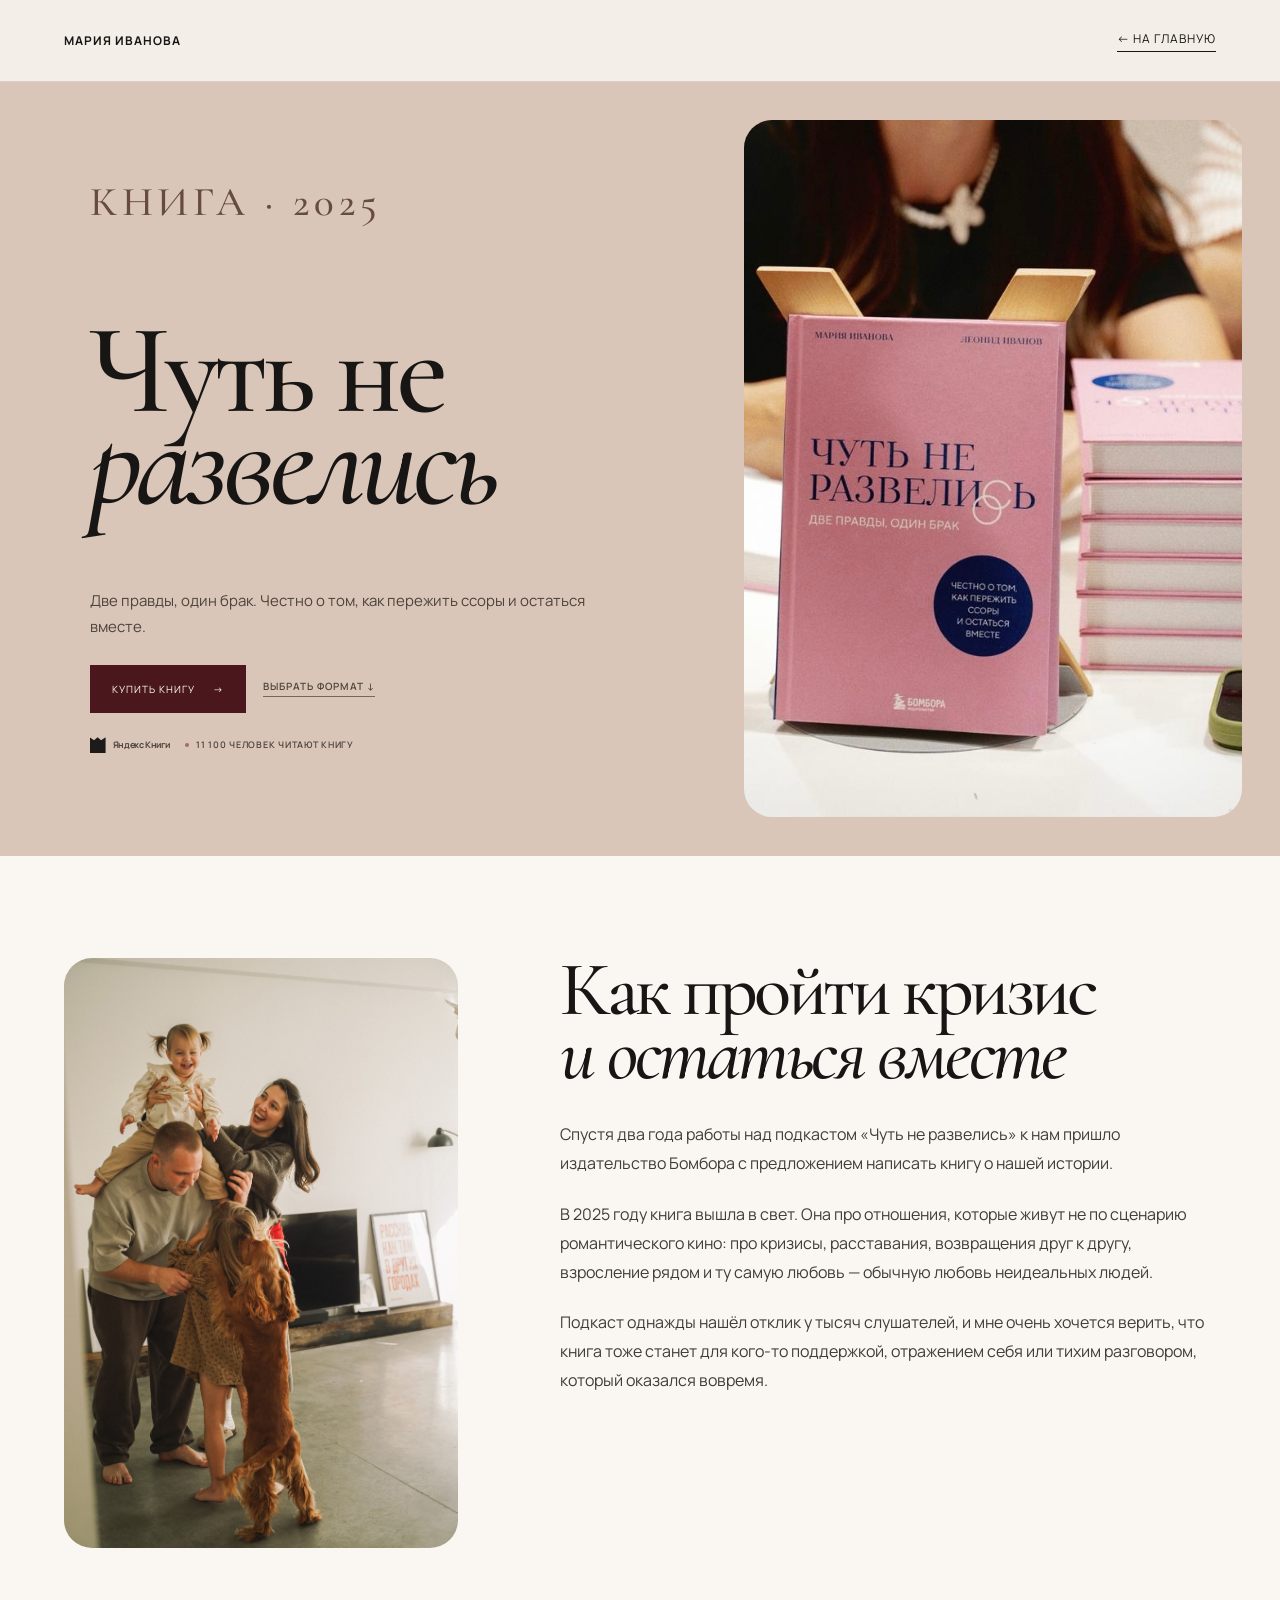
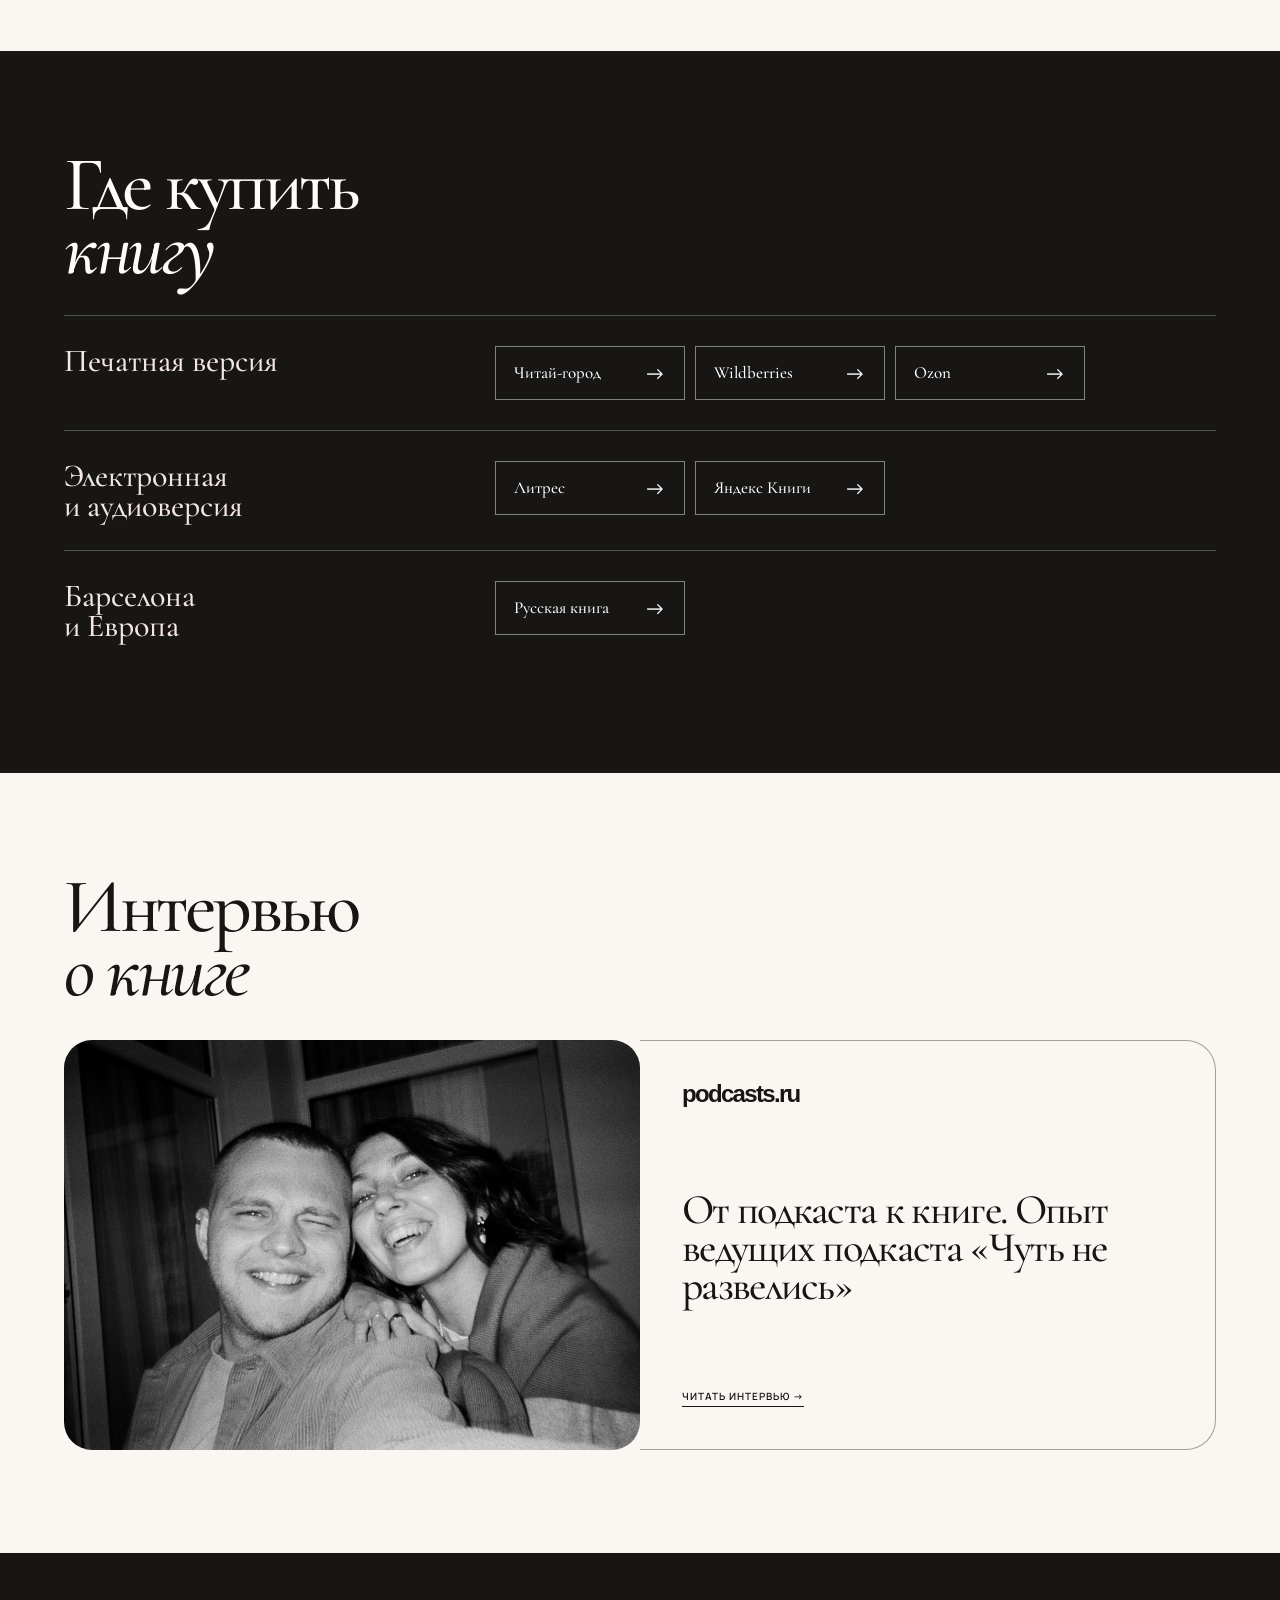
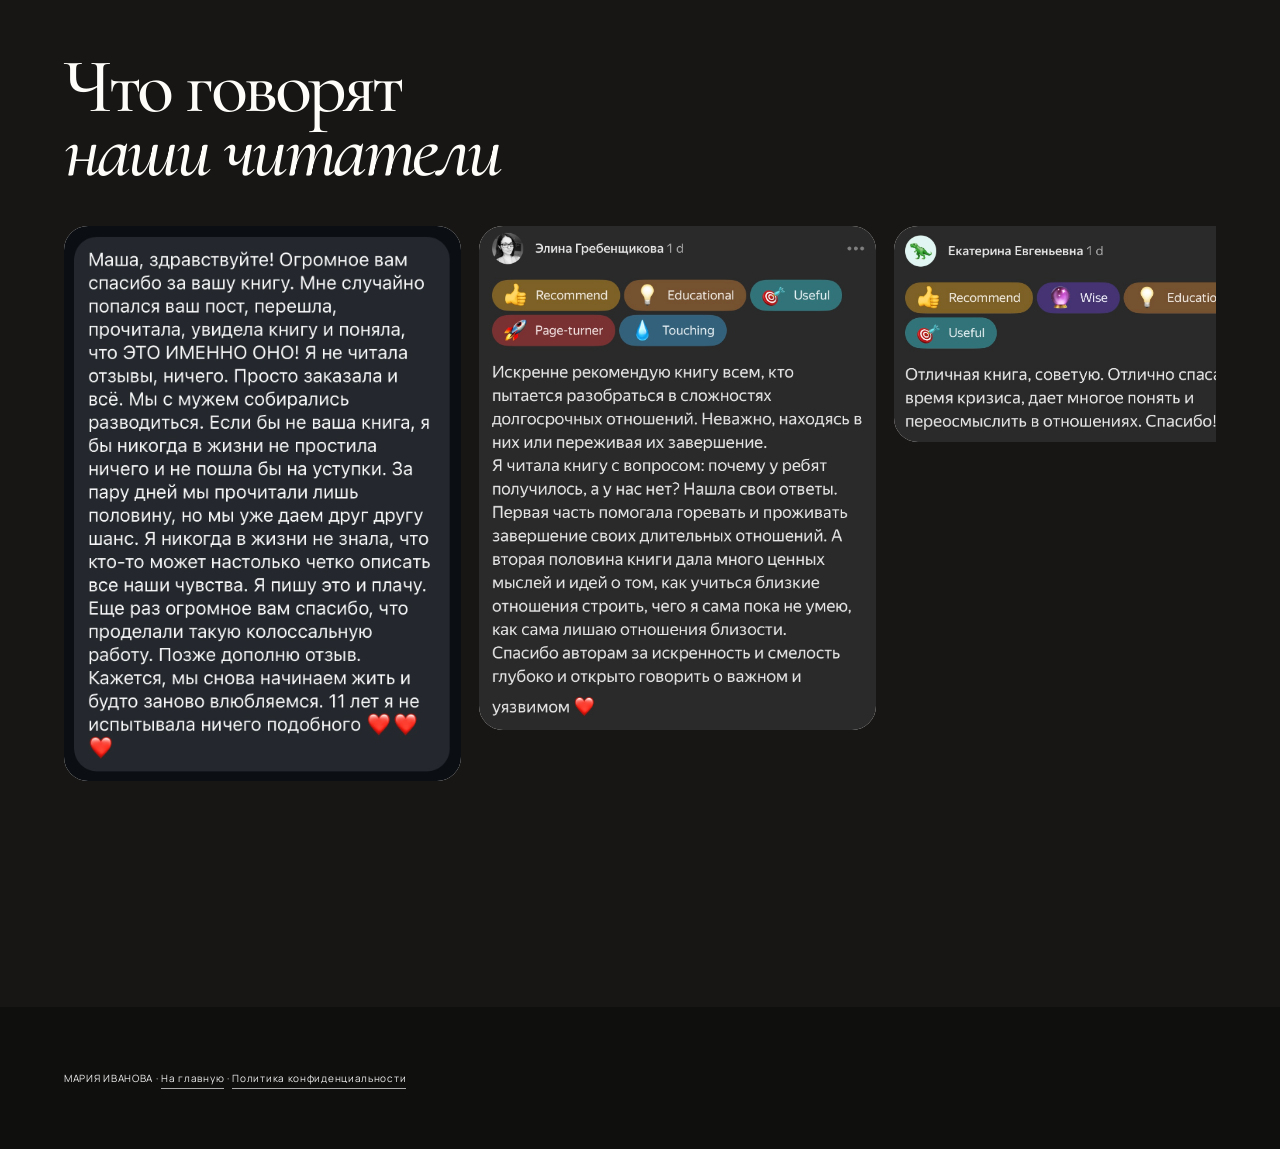
<file: book.html>
<!doctype html>
<html lang="ru">
<head>
  <meta charset="utf-8">
  <meta name="viewport" content="width=device-width,initial-scale=1">
  <title>Книга «Чуть не развелись»</title>
  <link rel="preconnect" href="https://fonts.googleapis.com">
  <link rel="preconnect" href="https://fonts.gstatic.com" crossorigin>
  <link href="https://fonts.googleapis.com/css2?family=Cormorant+Garamond:wght@400;500;600&family=Manrope:wght@400;500;600;700&display=swap" rel="stylesheet">
  <link rel="stylesheet" href="projects.css">
  <link rel="stylesheet" href="book-overrides.css">
  <link rel="stylesheet" href="site-polish.css">
  <link rel="stylesheet" href="mobile-release.css">
</head>
<body class="book-page">
  <header class="header"><a class="brand" href="index.html">МАРИЯ ИВАНОВА</a><a class="back" href="index.html#book">← На главную</a></header>
  <main>
    <section class="hero book"><div class="hero-copy"><p class="eyebrow">КНИГА · 2025</p><h1>Чуть не<br><em>развелись</em></h1><div><p class="sub">Две правды, один брак. Честно о том, как пережить ссоры и остаться вместе.</p><div class="book-hero-actions"><a class="button" href="#buy">Купить книгу <span aria-hidden="true">→</span></a><a class="book-secondary-link" href="#buy">Выбрать формат <span aria-hidden="true">↓</span></a></div><a class="book-credibility" href="https://books.yandex.ru/books/ANhGNolF?utm_campaign=users_referral&amp;utm_medium=referral&amp;utm_source=direct_link" target="_blank" rel="noopener noreferrer" aria-label="Открыть книгу в Яндекс Книгах"><span class="book-yandex-mark">Яндекс Книги</span><span>11 100 человек читают книгу</span></a></div></div><div class="hero-art book-hero-photo"><img src="assets/media/book-cover-photo.jpg" alt="Книга «Чуть не развелись»"></div></section>
    <section class="section"><div class="book-layout"><div class="cover-slot book-presentation-photo"><img src="assets/media/book-family-photo.jpg" alt="Мария Иванова с семьёй"></div><div><h2>Как пройти кризис<br><em>и остаться вместе</em></h2><div class="copy"><p>Спустя два года работы над подкастом «Чуть не развелись» к нам пришло издательство Бомбора с предложением написать книгу о нашей истории.</p><p>В 2025 году книга вышла в свет. Она про отношения, которые живут не по сценарию романтического кино: про кризисы, расставания, возвращения друг к другу, взросление рядом и ту самую любовь — обычную любовь неидеальных людей.</p><p>Подкаст однажды нашёл отклик у тысяч слушателей, и мне очень хочется верить, что книга тоже станет для кого-то поддержкой, отражением себя или тихим разговором, который оказался вовремя.</p></div></div></div></section>
    <section class="section dark" id="buy"><h2>Где купить<br><em>книгу</em></h2><div class="purchase-group"><h3>Печатная версия</h3><div class="purchase-links"><a href="https://www.chitai-gorod.ru/product/cut-ne-razvelis-dve-pravdy-odin-brak-cestno-o-tom-kak-perezit-ssory-i-ostat-sa-vmeste-3130984" target="_blank" rel="noreferrer">Читай-город <span>→</span></a><a href="https://www.wildberries.ru/catalog/656755870/detail.aspx?size=884567453" target="_blank" rel="noreferrer">Wildberries <span>→</span></a><a href="https://ozon.com/t/IFRTCNd" target="_blank" rel="noreferrer">Ozon <span>→</span></a></div></div><div class="purchase-group"><h3>Электронная<br>и аудиоверсия</h3><div class="purchase-links"><a href="https://litres.ru/72783319" target="_blank" rel="noreferrer">Литрес <span>→</span></a><a href="https://books.yandex.ru/books/ANhGNolF?utm_campaign=users_referral&amp;utm_medium=referral&amp;utm_source=direct_link" target="_blank" rel="noreferrer">Яндекс Книги <span>→</span></a></div></div><div class="purchase-group"><h3>Барселона<br>и Европа</h3><div class="purchase-links"><a href="https://ruskniga.es/product/mariya-ivanova-chut-ne-razvelis-dve-pravdy-odin-brak-chestno-o-tom-kak-perezhit-ssory-i-ostatsya-vmeste/" target="_blank" rel="noreferrer">Русская книга <span>→</span></a></div></div></section>
    <section class="section"><h2>Интервью<br><em>о книге</em></h2><a class="book-interview-card" href="https://podcasts.ru/ot-podkasta-k-knige-opyt-vedushhih-podkasta-chut-ne-razvelis/" target="_blank" rel="noreferrer"><div class="book-interview-photo"><img src="assets/media/book-interview.jpg" alt="Мария Иванова"></div><div class="book-interview-copy"><span class="book-interview-logo">podcasts.ru</span><h3>От подкаста к книге. Опыт ведущих подкаста «Чуть не развелись»</h3><span class="book-interview-link">Читать интервью →</span></div></a></section>
    <section class="section dark"><h2>Что говорят<br><em>наши читатели</em></h2><div class="reviews book-reviews"><a class="review-slot review-image" href="assets/reviews/review-01.png" target="_blank"><img src="assets/reviews/review-01.png" alt="Отзыв читателя о книге"></a><a class="review-slot review-image" href="assets/reviews/review-02.png" target="_blank"><img src="assets/reviews/review-02.png" alt="Отзыв читателя о книге"></a><a class="review-slot review-image" href="assets/reviews/review-03.png" target="_blank"><img src="assets/reviews/review-03.png" alt="Отзыв читателя о книге"></a><a class="review-slot review-image" href="assets/reviews/review-04.jpg" target="_blank"><img src="assets/reviews/review-04.jpg" alt="Отзыв читателя о книге"></a><a class="review-slot review-image" href="assets/reviews/review-05.png" target="_blank"><img src="assets/reviews/review-05.png" alt="Отзыв читателя о книге"></a><a class="review-slot review-image" href="assets/reviews/review-06.png" target="_blank"><img src="assets/reviews/review-06.png" alt="Отзыв читателя о книге"></a><a class="review-slot review-image" href="assets/reviews/review-07.png" target="_blank"><img src="assets/reviews/review-07.png" alt="Отзыв читателя о книге"></a><a class="review-slot review-image" href="assets/reviews/review-08.png" target="_blank"><img src="assets/reviews/review-08.png" alt="Отзыв читателя о книге"></a><a class="review-slot review-image" href="assets/reviews/review-09.png" target="_blank"><img src="assets/reviews/review-09.png" alt="Отзыв читателя о книге"></a><a class="review-slot review-image" href="assets/reviews/review-10.png" target="_blank"><img src="assets/reviews/review-10.png" alt="Отзыв читателя о книге"></a><a class="review-slot review-image" href="assets/reviews/review-11.png" target="_blank"><img src="assets/reviews/review-11.png" alt="Отзыв читателя о книге"></a><a class="review-slot review-image" href="assets/reviews/review-12.png" target="_blank"><img src="assets/reviews/review-12.png" alt="Отзыв читателя о книге"></a></div></section>
  </main>
  <footer>МАРИЯ ИВАНОВА · <a href="index.html">На главную</a> · <a href="https://docs.google.com/document/d/1jJrxUQTdcYmoiHG6iULY5j0RmMz5Nk9X/edit?usp=drive_link&amp;ouid=116550774766761520016&amp;rtpof=true&amp;sd=true" target="_blank" rel="noreferrer">Политика конфиденциальности</a></footer>
  <script>const bookRevealItems=[...document.querySelectorAll('main>.section')];if('IntersectionObserver'in window&&!matchMedia('(prefers-reduced-motion: reduce)').matches){document.body.classList.add('has-book-reveal');bookRevealItems.forEach(item=>item.dataset.bookReveal='');const bookRevealObserver=new IntersectionObserver(entries=>entries.forEach(entry=>{if(entry.isIntersecting){entry.target.classList.add('is-visible');bookRevealObserver.unobserve(entry.target)}}),{threshold:.12});bookRevealItems.forEach(item=>bookRevealObserver.observe(item))}</script>
  <script src="mobile-release.js"></script>
</body>
</html>
</file>
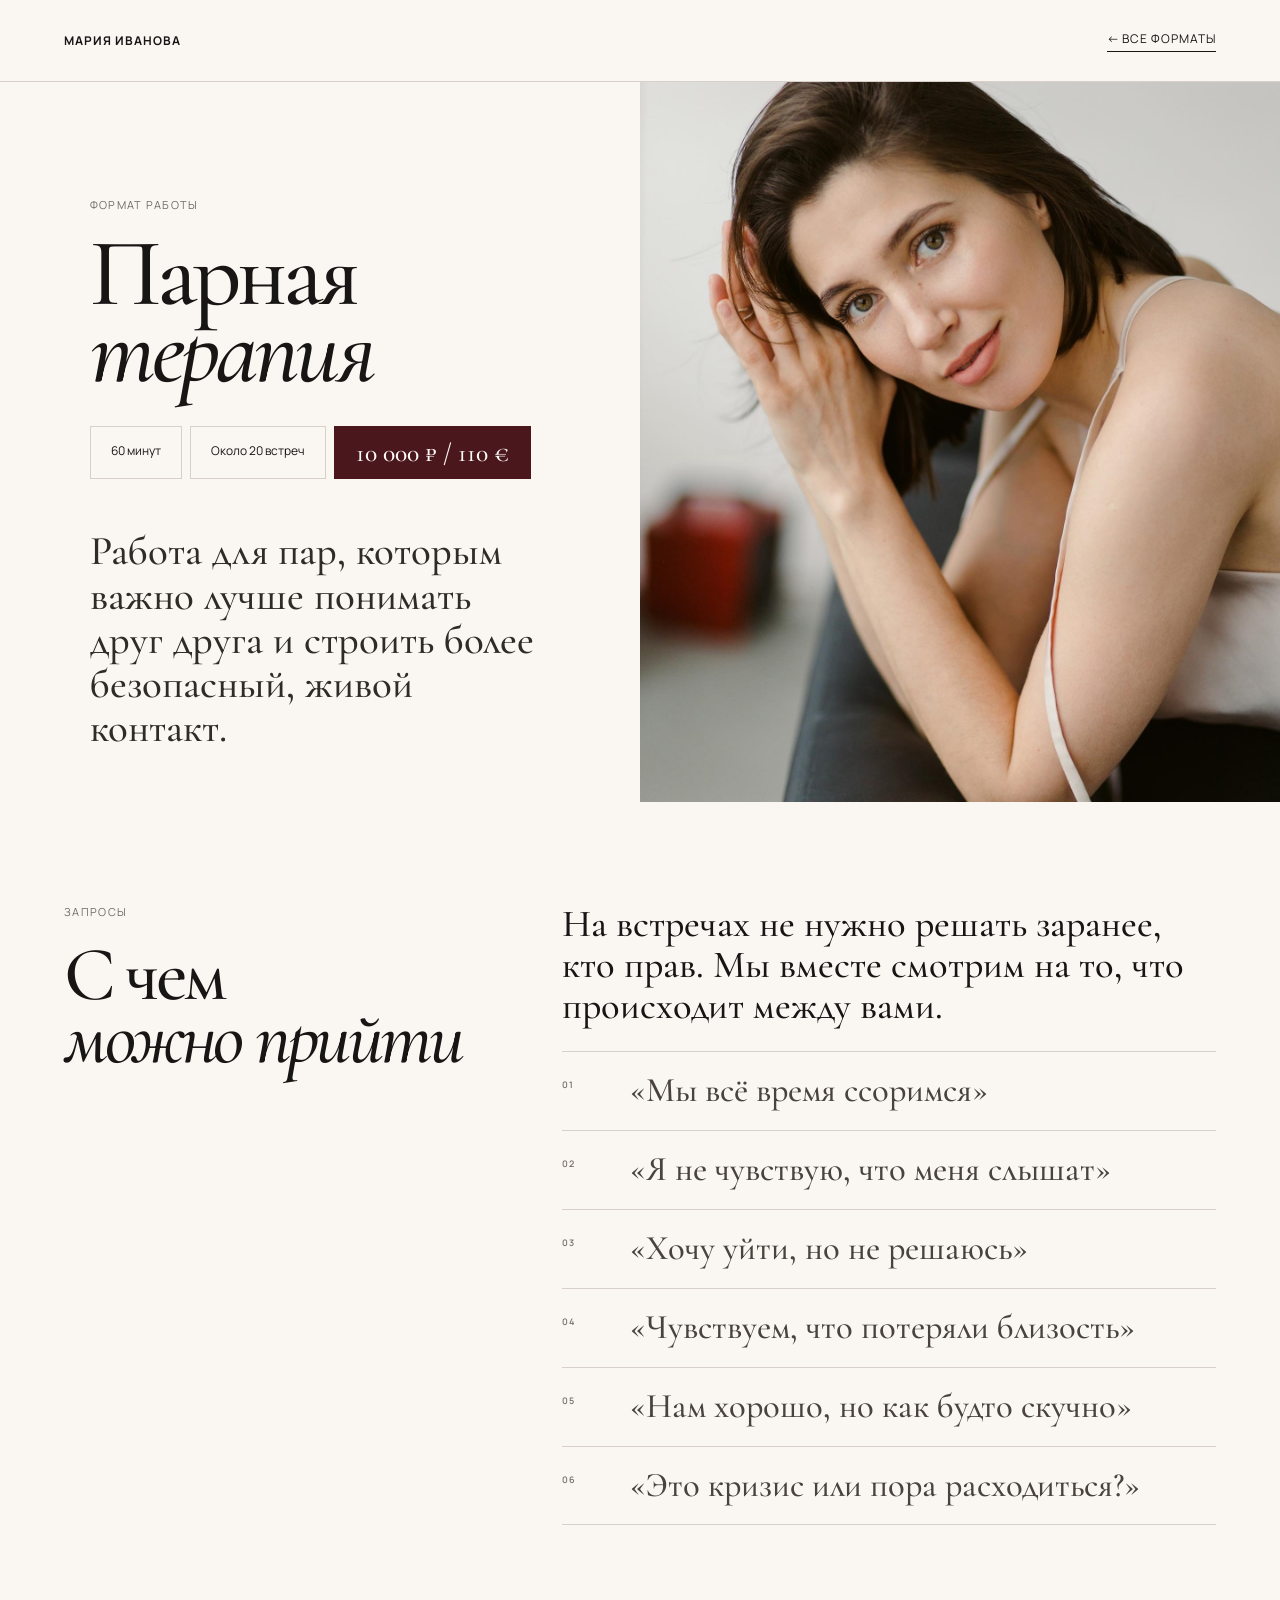
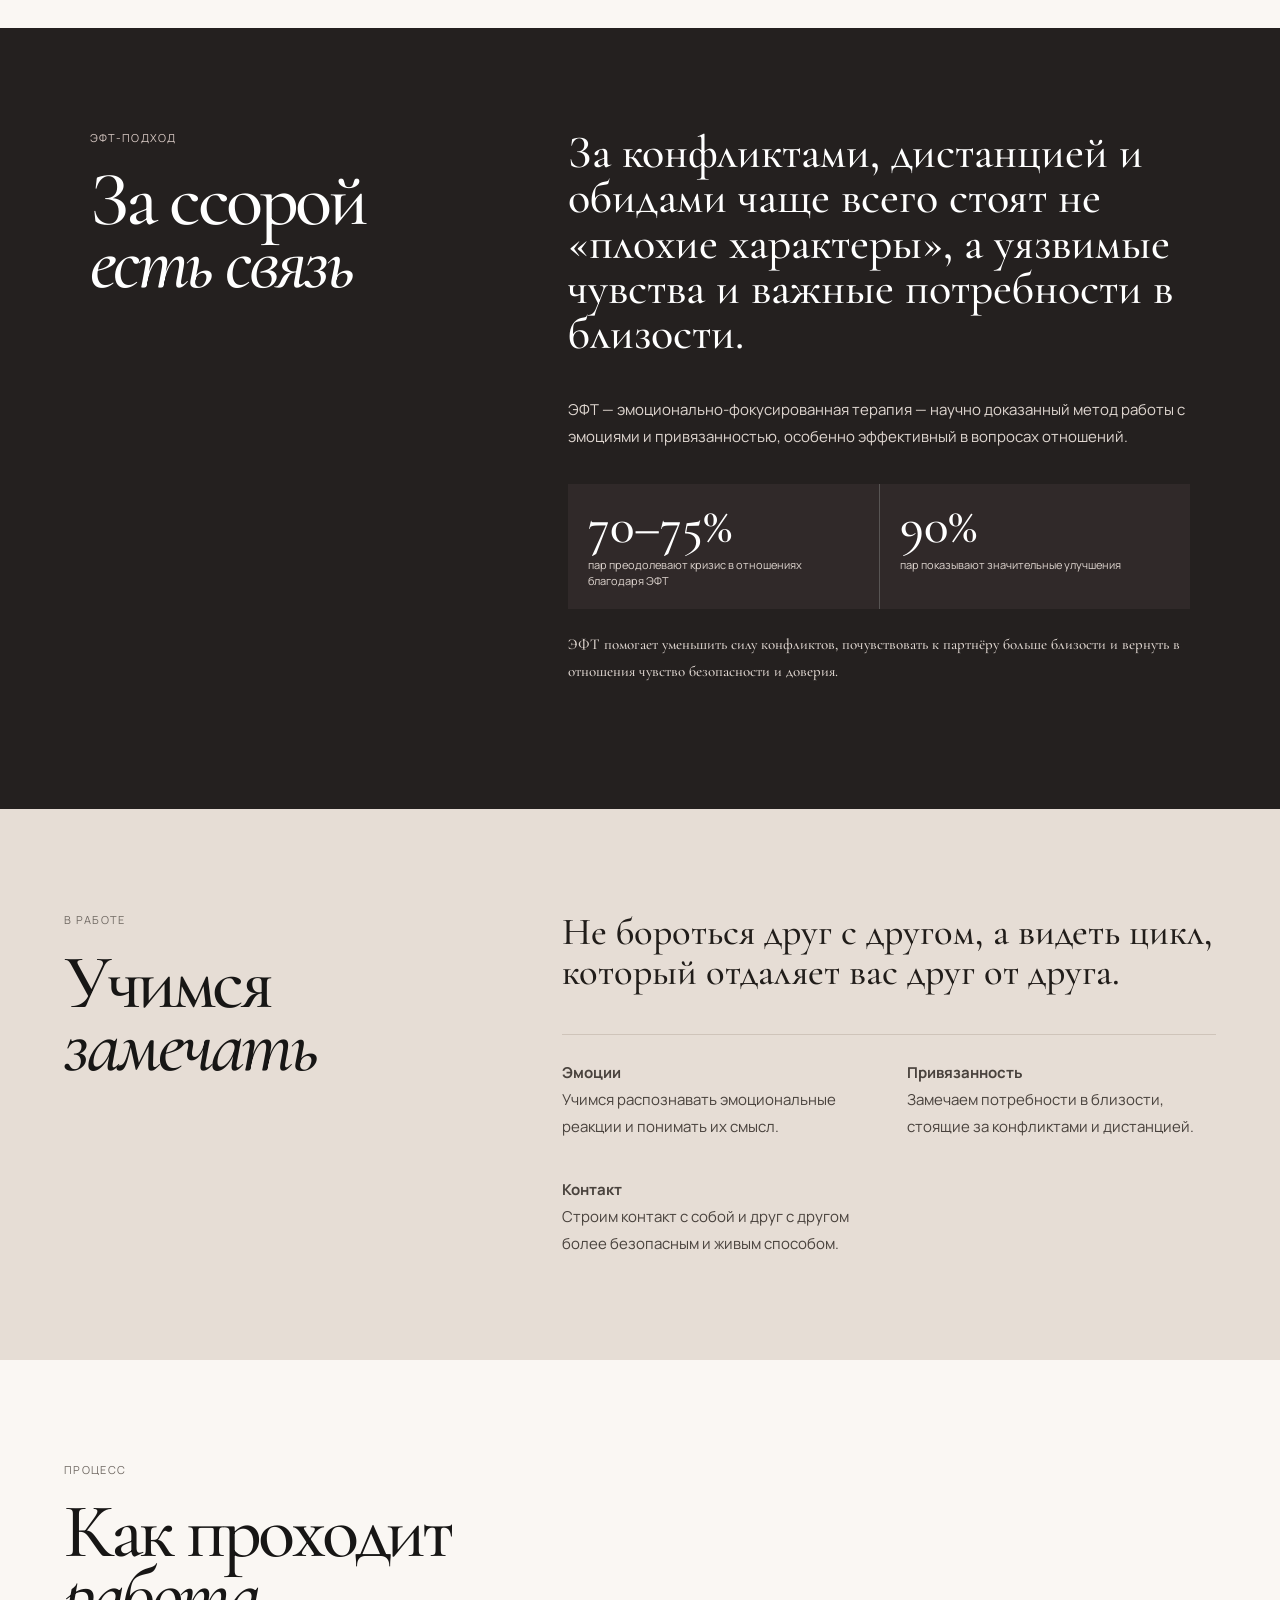
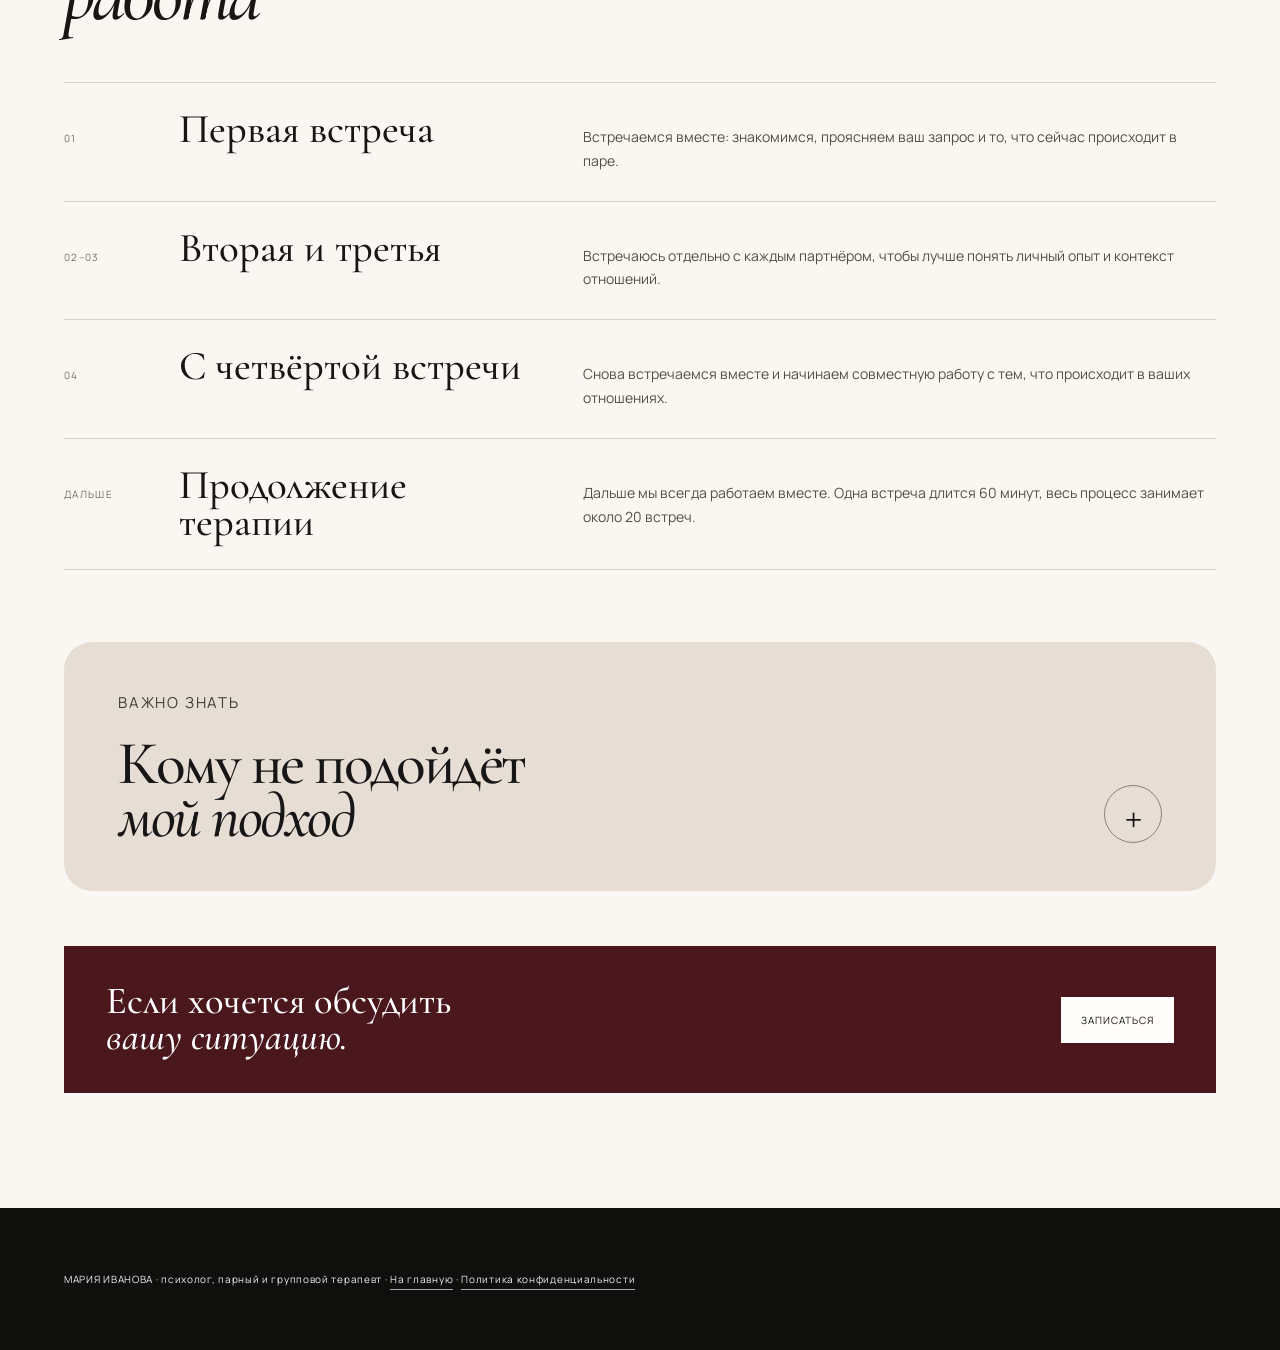
<file: couples.html>
<!doctype html>
<html lang="ru">
<head>
  <meta charset="utf-8"><meta name="viewport" content="width=device-width,initial-scale=1">
  <title>Парная терапия — Мария Иванова</title>
  <link rel="preconnect" href="https://fonts.googleapis.com"><link rel="preconnect" href="https://fonts.gstatic.com" crossorigin>
  <link href="https://fonts.googleapis.com/css2?family=Cormorant+Garamond:wght@400;500;600&family=Manrope:wght@400;500;600;700&display=swap" rel="stylesheet">
  <link rel="stylesheet" href="therapy-pages.css"><link rel="stylesheet" href="journal-therapy.css"><link rel="stylesheet" href="site-polish.css">
  <style>
    .eft-stats{display:grid;grid-template-columns:1fr 1fr;gap:1px;margin:34px 0 22px;background:rgba(255,255,255,.23)}
    .eft-stats p{display:flex;flex-direction:column;gap:9px;margin:0!important;padding:20px;background:#302929}
    .eft-stats strong{font:500 clamp(38px,4vw,57px)/.86 "Cormorant Garamond",Georgia,serif;color:#fff}
    .eft-stats span{font-size:11px;line-height:1.45;color:#dfd6d0}
    .journal-banner-copy .eft-result{max-width:620px;color:#fff;font:500 clamp(23px,2.4vw,32px)/1.05 "Cormorant Garamond",Georgia,serif;margin-top:30px}
    .couples-hero{display:grid;grid-template-columns:1fr 1fr;gap:0;align-items:stretch;width:100%;max-width:none;min-height:0;padding:0!important}
    .couples-hero-copy{display:flex;flex-direction:column;justify-content:center;padding:clamp(78px,9vw,160px) 7vw clamp(36px,4vw,70px)}
    .couples-hero-photo{position:relative;width:100%;min-height:100%;margin:0;border-radius:0;overflow:hidden;background:#e6ddd5;aspect-ratio:auto}
    .couples-hero-photo img{position:absolute;inset:0;display:block;width:100%;height:100%;object-fit:cover;object-position:center center}
    .couples-not-fit{margin-top:72px;background:#e6ddd5;border-radius:28px;overflow:hidden}
    .couples-not-fit summary{display:grid;grid-template-columns:1fr auto;gap:30px;align-items:end;padding:48px 54px;cursor:pointer;list-style:none}
    .couples-not-fit summary::-webkit-details-marker{display:none}.couples-not-fit summary:focus-visible{outline:3px solid #4a171d;outline-offset:-3px}
    .couples-not-fit h2{margin:0;font:500 clamp(43px,4.8vw,70px)/.86 "Cormorant Garamond",Georgia,serif;letter-spacing:-.04em}.couples-not-fit h2 em{font-style:italic}
    .not-fit-toggle{width:58px;height:58px;border:1px solid #8b8179;border-radius:50%;display:grid;place-items:center;font:400 43px/.8 "Cormorant Garamond",Georgia,serif;transition:transform .3s ease,background .3s ease}.couples-not-fit[open] .not-fit-toggle{transform:rotate(45deg);background:#4a171d;color:#fff;border-color:#4a171d}
    .not-fit-content{max-width:900px;padding:0 54px 54px}.couples-not-fit[open] .not-fit-content{padding-top:38px;border-top:1px solid #cfc4ba}
    .couples-not-fit p{margin:0 0 22px;color:#423c37;font-size:15px;line-height:1.75}.couples-not-fit .not-fit-lead{max-width:720px;font:500 clamp(25px,2.6vw,36px)/1.05 "Cormorant Garamond",Georgia,serif;color:#211d1a}
    .couples-not-fit ul{margin:30px 0;padding:0;list-style:none;border-top:1px solid #cfc4ba}.couples-not-fit li{padding:16px 0;border-bottom:1px solid #cfc4ba;font:500 clamp(22px,2vw,30px)/1.08 "Cormorant Garamond",Georgia,serif;color:#211d1a}.couples-not-fit .not-fit-note{margin:34px 0 18px;font:500 clamp(25px,2.5vw,35px)/1.08 "Cormorant Garamond",Georgia,serif;color:#4a171d}
    @media(max-width:760px){.couples-hero{display:block;min-height:0}.couples-hero-copy{padding:20vw 7vw 12vw}.couples-hero-photo{width:100%;margin:0;border-radius:0 0 24px 24px;aspect-ratio:4/5}.eft-stats{grid-template-columns:1fr}.couples-not-fit{margin-top:45px;border-radius:22px}.couples-not-fit summary{padding:32px 25px;gap:18px}.not-fit-toggle{width:45px;height:45px;font-size:34px}.not-fit-content{padding:0 25px 34px}.couples-not-fit[open] .not-fit-content{padding-top:28px}}
  </style>
  <link rel="stylesheet" href="mobile-release.css">
</head>
<body class="journal-page">
  <header class="header"><a class="brand" href="index.html">МАРИЯ ИВАНОВА</a><a class="back" href="index.html#work">← Все форматы</a></header>
  <main>
    <section class="intro journal-intro couples-hero"><div class="couples-hero-copy"><p class="kicker">ФОРМАТ РАБОТЫ</p><h1>Парная<br><em>терапия</em></h1><div class="facts"><span>60 минут</span><span>Около 20 встреч</span><span class="price">10 000 ₽ / 110 €</span></div><p class="intro-copy">Работа для пар, которым важно лучше понимать друг друга и строить более безопасный, живой контакт.</p></div><figure class="couples-hero-photo"><img src="assets/couples/couples-hero.jpg" alt="Мария Иванова"></figure></section>
    <section class="journal-section"><div class="journal-heading"><p class="kicker">ЗАПРОСЫ</p><h2>С чем<br><em>можно прийти</em></h2></div><div class="journal-copy"><p class="large-text">На встречах не нужно решать заранее, кто прав. Мы вместе смотрим на то, что происходит между вами.</p><ul class="journal-list"><li><span>01</span>«Мы всё время ссоримся»</li><li><span>02</span>«Я не чувствую, что меня слышат»</li><li><span>03</span>«Хочу уйти, но не решаюсь»</li><li><span>04</span>«Чувствуем, что потеряли близость»</li><li><span>05</span>«Нам хорошо, но как будто скучно»</li><li><span>06</span>«Это кризис или пора расходиться?»</li></ul></div></section>
    <section class="journal-banner"><div><p class="kicker">ЭФТ-ПОДХОД</p><h2>За ссорой<br><em>есть связь</em></h2></div><div class="journal-banner-copy"><p class="banner-lead">За конфликтами, дистанцией и обидами чаще всего стоят не «плохие характеры», а уязвимые чувства и важные потребности в близости.</p><p>ЭФТ — эмоционально-фокусированная терапия — научно доказанный метод работы с эмоциями и привязанностью, особенно эффективный в вопросах отношений.</p><div class="eft-stats"><p><strong>70–75%</strong><span>пар преодолевают кризис в отношениях благодаря ЭФТ</span></p><p><strong>90%</strong><span>пар показывают значительные улучшения</span></p></div><p class="eft-result">ЭФТ помогает уменьшить силу конфликтов, почувствовать к партнёру больше близости и вернуть в отношения чувство безопасности и доверия.</p></div></section>
    <section class="journal-section journal-sand"><div class="journal-heading"><p class="kicker">В РАБОТЕ</p><h2>Учимся<br><em>замечать</em></h2></div><div class="journal-copy"><p class="method-note">Не бороться друг с другом, а видеть цикл, который отдаляет вас друг от друга.</p><div class="journal-details"><p><strong>Эмоции</strong><br>Учимся распознавать эмоциональные реакции и понимать их смысл.</p><p><strong>Привязанность</strong><br>Замечаем потребности в близости, стоящие за конфликтами и дистанцией.</p><p><strong>Контакт</strong><br>Строим контакт с собой и друг с другом более безопасным и живым способом.</p></div></div></section>
    <section class="journal-full"><div class="journal-full-top"><p class="kicker">ПРОЦЕСС</p><h2>Как проходит<br><em>работа</em></h2></div><div class="journal-lines"><article class="journal-line"><span>01</span><h3>Первая встреча</h3><p>Встречаемся вместе: знакомимся, проясняем ваш запрос и то, что сейчас происходит в паре.</p></article><article class="journal-line"><span>02–03</span><h3>Вторая и третья</h3><p>Встречаюсь отдельно с каждым партнёром, чтобы лучше понять личный опыт и контекст отношений.</p></article><article class="journal-line"><span>04</span><h3>С четвёртой встречи</h3><p>Снова встречаемся вместе и начинаем совместную работу с тем, что происходит в ваших отношениях.</p></article><article class="journal-line"><span>ДАЛЬШЕ</span><h3>Продолжение терапии</h3><p>Дальше мы всегда работаем вместе. Одна встреча длится 60 минут, весь процесс занимает около 20 встреч.</p></article></div><details class="couples-not-fit"><summary><div><p class="kicker">ВАЖНО ЗНАТЬ</p><h2>Кому не подойдёт<br><em>мой подход</em></h2></div><span class="not-fit-toggle" aria-hidden="true">+</span></summary><div class="not-fit-content"><p class="not-fit-lead">Мой подход в парной терапии вряд ли подойдёт вам, если вы ищете психолога, который:</p><ul><li>определит, кто из вас прав, а кто виноват;</li><li>встанет на сторону одного партнёра и поможет «донести» что-то до другого;</li><li>объяснит партнёру, как ему нужно измениться, чтобы отношения наладились;</li><li>даст готовую инструкцию, как правильно строить отношения и никогда больше не ссориться.</li></ul><p class="not-fit-note">В терапии мы не пытаемся сделать одного партнёра удобнее для другого.</p><p>Поэтому работаем не с вопросом «как мне его или её исправить?», а с вопросами: «что на самом деле происходит между нами?», «что каждый из нас привносит в эти отношения?» и «как нам быть с тем, что есть?»</p></div></details><div class="journal-cta"><p>Если хочется обсудить<br><em>вашу ситуацию.</em></p><a class="cta" href="https://t.me/ivanovamashu" target="_blank" rel="noreferrer">Записаться</a></div></section>
  </main>
  <footer>МАРИЯ ИВАНОВА · психолог, парный и групповой терапевт · <a href="index.html">На главную</a> · <a href="https://docs.google.com/document/d/1jJrxUQTdcYmoiHG6iULY5j0RmMz5Nk9X/edit?usp=drive_link&amp;ouid=116550774766761520016&amp;rtpof=true&amp;sd=true" target="_blank" rel="noreferrer">Политика конфиденциальности</a></footer>
  <script src="mobile-release.js"></script>
</body></html>
</file>
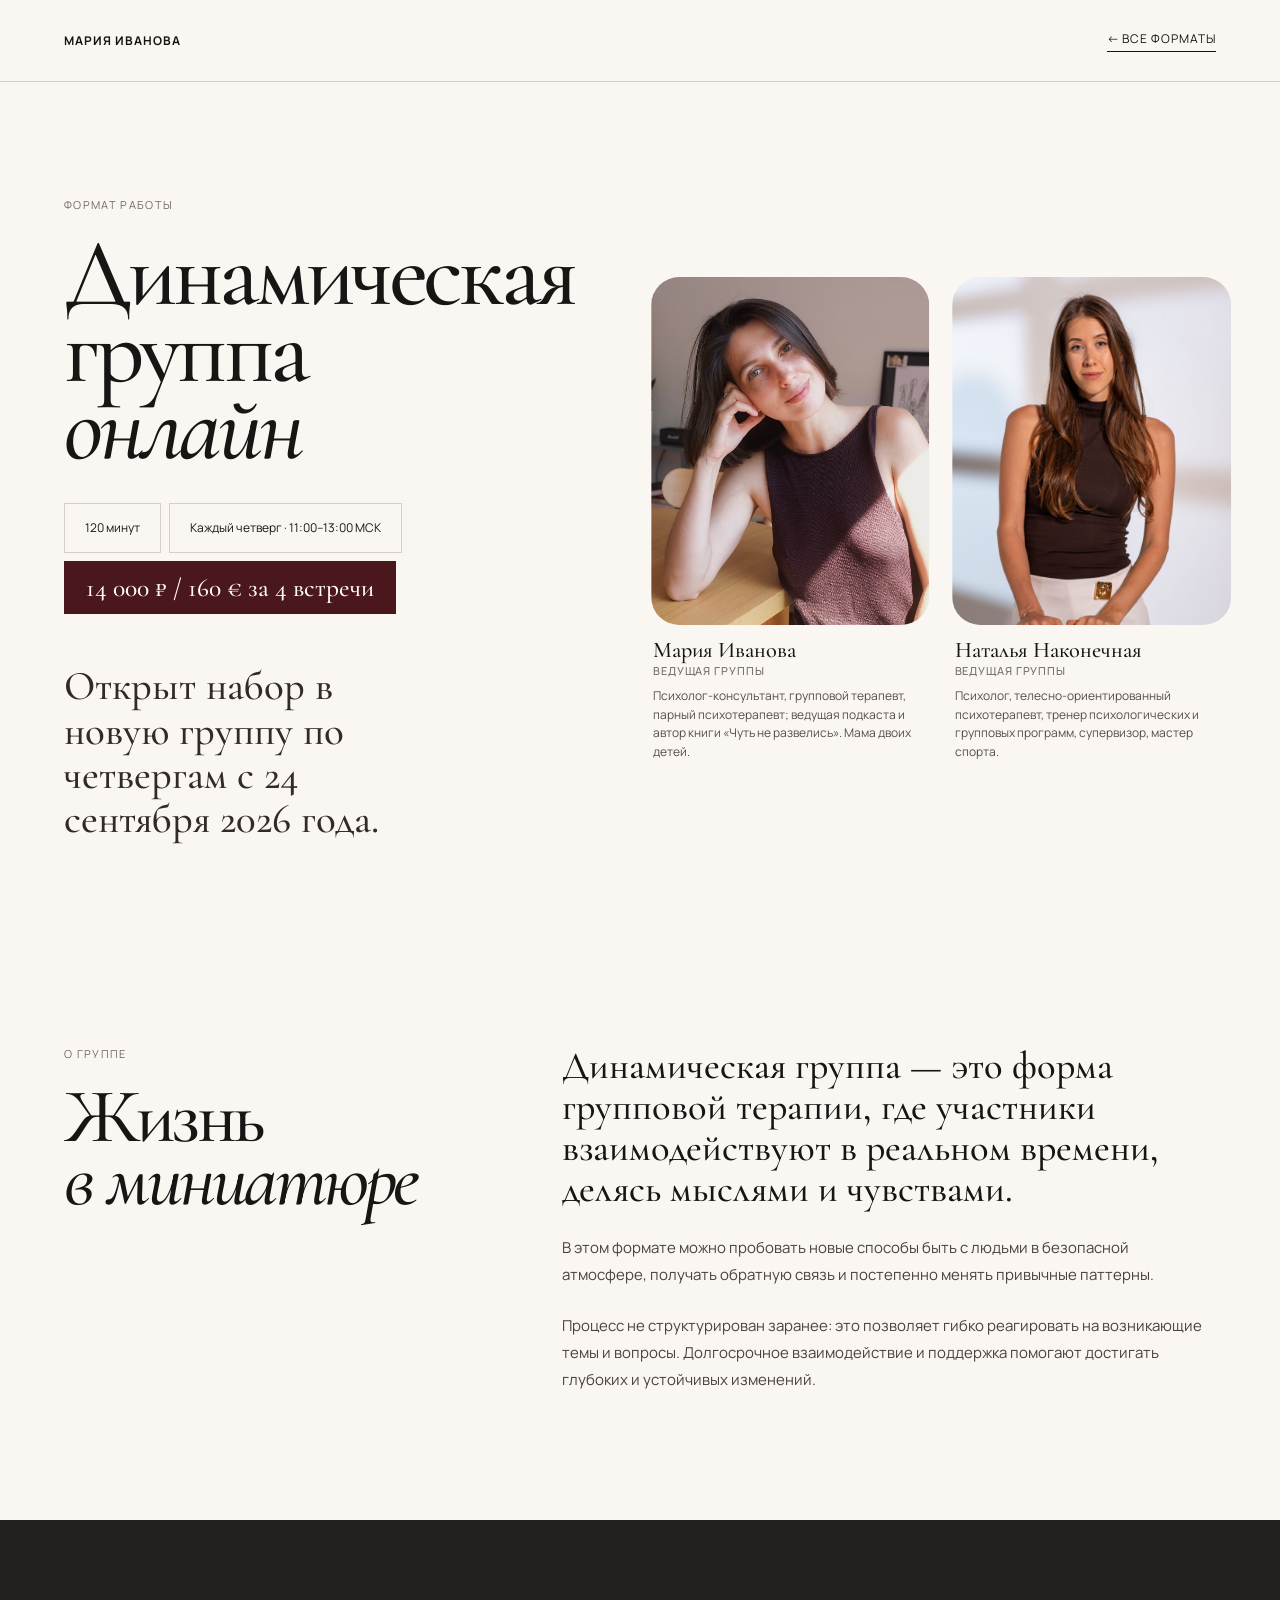
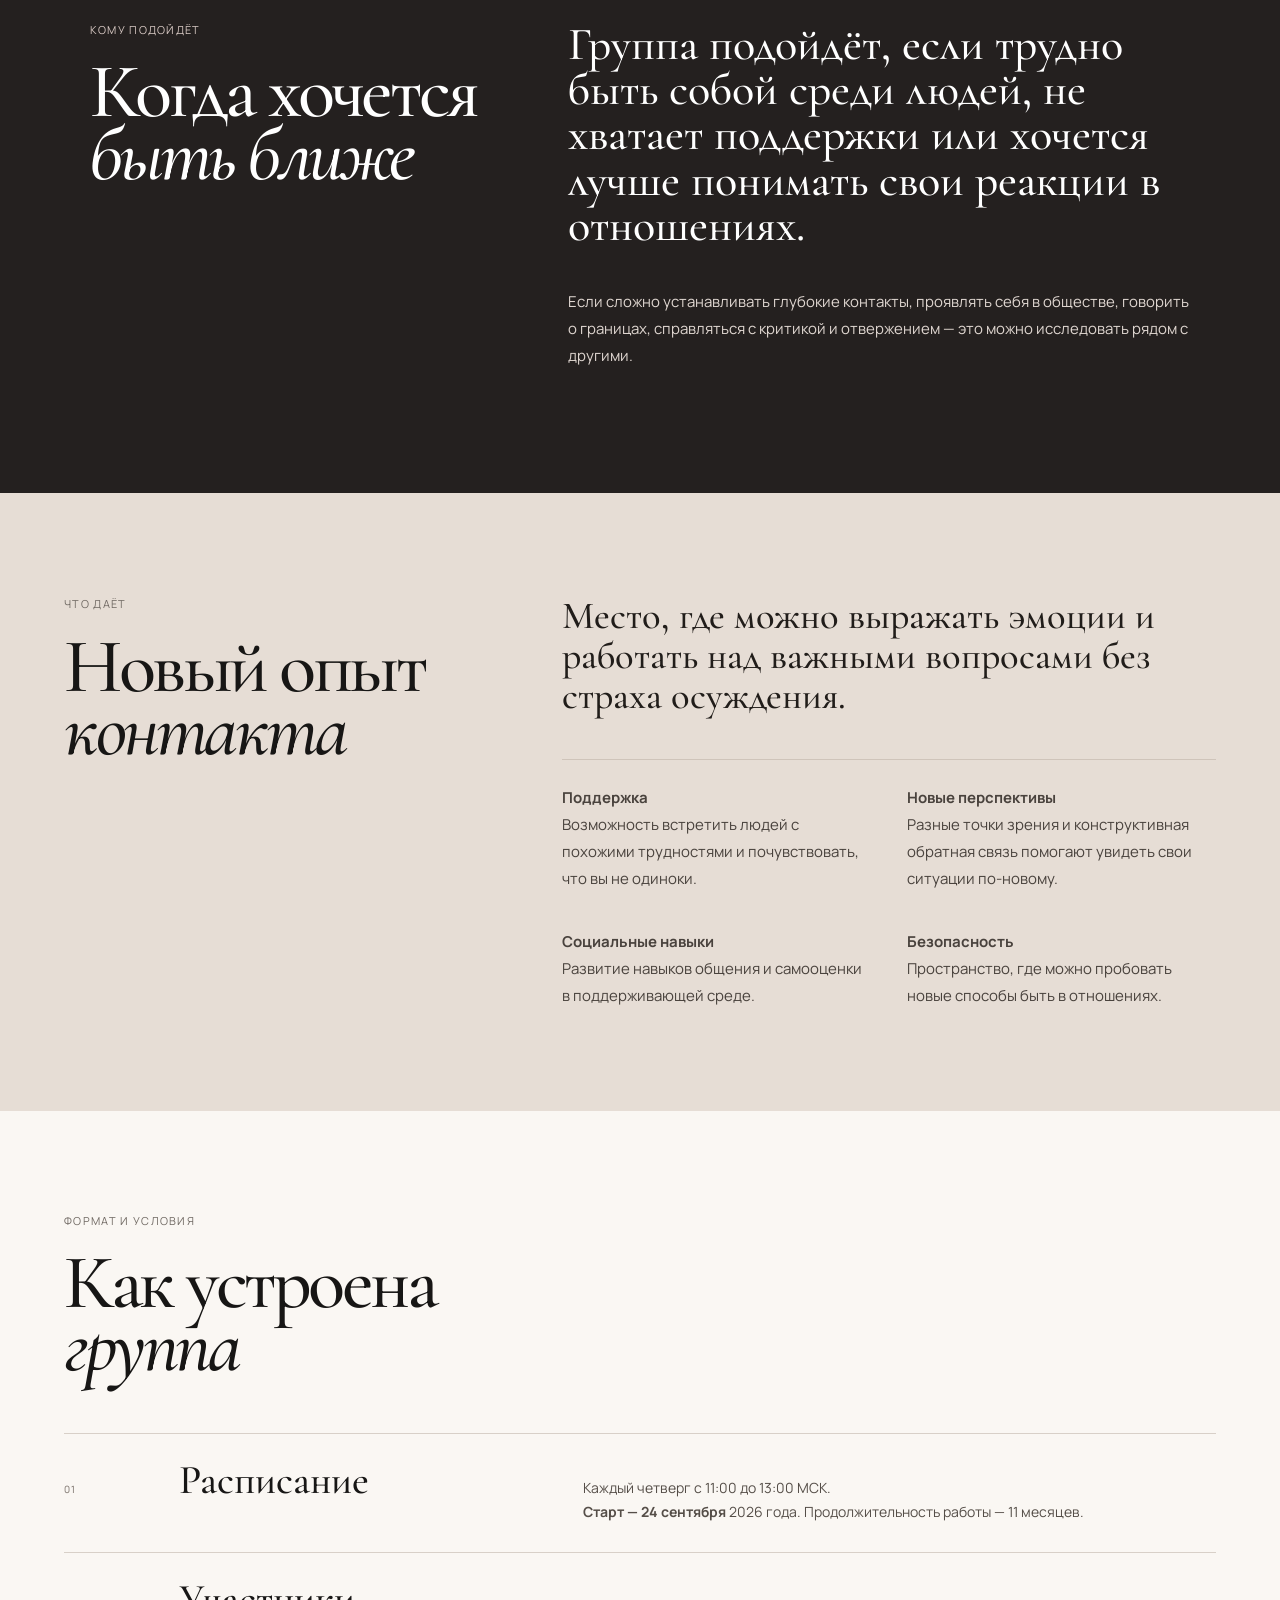
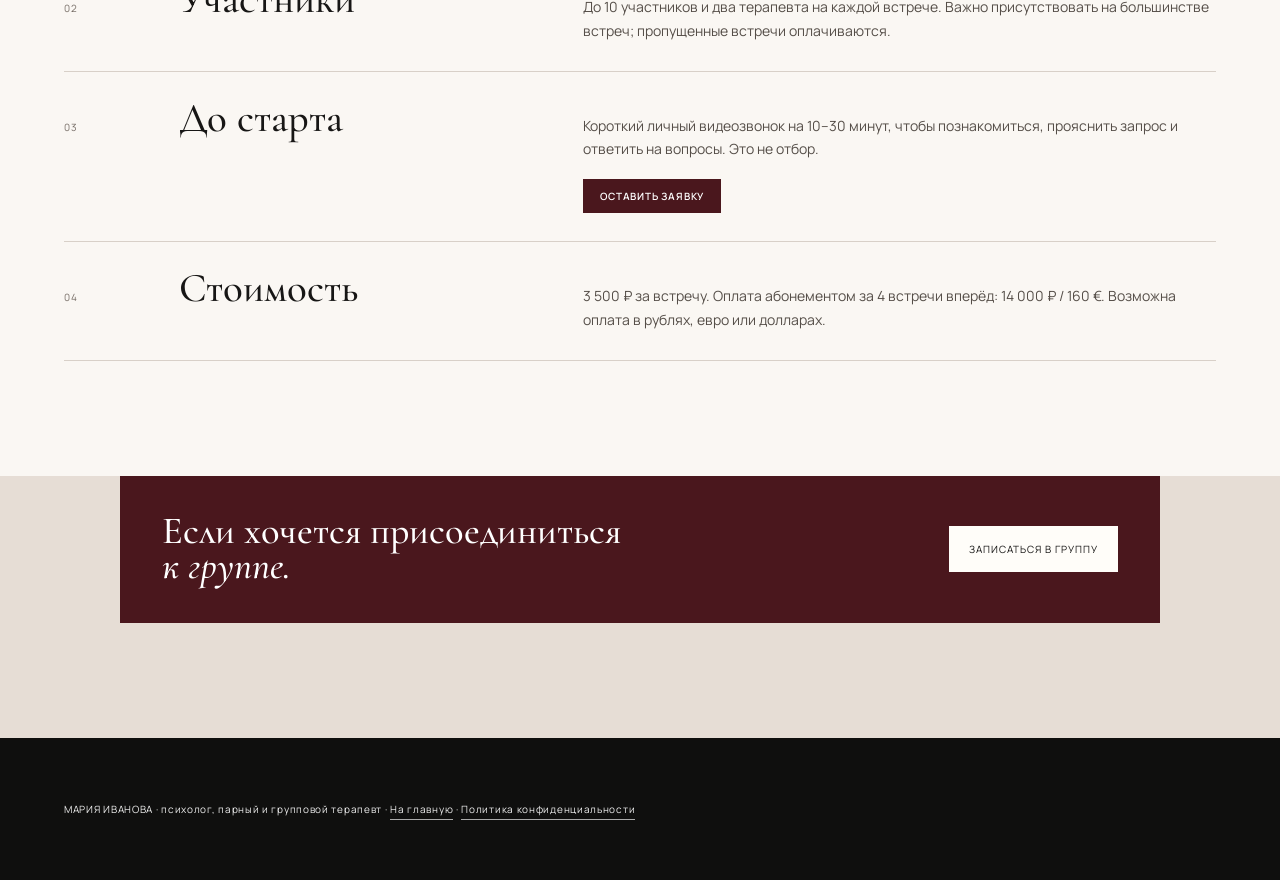
<file: group.html>
<!doctype html>
<html lang="ru">
<head>
  <meta charset="utf-8"><meta name="viewport" content="width=device-width,initial-scale=1">
  <title>Динамическая группа — Мария Иванова</title>
  <link rel="preconnect" href="https://fonts.googleapis.com"><link rel="preconnect" href="https://fonts.gstatic.com" crossorigin>
  <link href="https://fonts.googleapis.com/css2?family=Cormorant+Garamond:wght@400;500;600&family=Manrope:wght@400;500;600;700&display=swap" rel="stylesheet">
  <link rel="stylesheet" href="therapy-pages.css"><link rel="stylesheet" href="journal-therapy.css"><link rel="stylesheet" href="site-polish.css">
  <style>
    .group-hero-people{display:grid;grid-template-columns:repeat(2,minmax(0,1fr));gap:14px;max-width:760px;margin:48px 0 0}.group-hero-people img{display:block;width:100%;aspect-ratio:1/1;object-fit:cover;object-position:center 20%;border-radius:24px}.group-hero-bio{margin:6px 0 0;font:12px/1.55 Manrope,Arial,sans-serif;color:#554e48}.group-leaders{grid-template-columns:repeat(2,minmax(0,1fr));gap:42px;border-top:1px solid #cfc4ba;padding-top:30px}
    .group-leaders .journal-person{display:block;padding:0;border:0}
    .group-leaders .journal-person-photo{width:100%;height:auto;aspect-ratio:4/5;overflow:hidden;border-radius:24px;background:#d8cec5}
    .group-leaders .journal-person-photo img{width:100%;height:100%;object-fit:cover;object-position:center top}
    .group-leaders .journal-person h3{margin:22px 0 12px;font-size:clamp(36px,3.4vw,50px)}
    .group-leaders .journal-person h3 a{display:inline-block;border-bottom:1px solid #4a171d;padding-bottom:5px;transition:color .2s ease,border-color .2s ease}
    .group-leaders .journal-person h3 a:hover{color:#4a171d;border-color:transparent}
    .group-leaders .journal-person p{max-width:490px;font-size:14px;line-height:1.7}
    .group-person-role{margin:20px 0 12px!important;font:700 9px/1 Manrope,sans-serif!important;letter-spacing:.13em;text-transform:uppercase;color:#756c65!important}
    .group-leaders-section{padding:9vw 7vw;background:#e6ddd5;text-align:center}
    .group-leaders-section h2{margin:0;font:500 clamp(54px,6vw,90px)/.82 "Cormorant Garamond",Georgia,serif;letter-spacing:-.045em}
    .group-leaders-section h2 em{font-style:italic}.group-leaders-intro{margin:34px auto 54px;max-width:680px;font:500 clamp(29px,3.2vw,43px)/1.06 "Cormorant Garamond",Georgia,serif;color:#211d1a}
    .group-leaders-section .group-leaders{max-width:1120px;margin:0 auto;text-align:left}
    .group-leaders-section .journal-cta{max-width:1040px;margin:70px auto 0;text-align:left}.group-signup-section{padding:0 7vw 9vw;background:#e6ddd5}.group-signup-section .journal-cta{max-width:1040px;margin:0 auto;text-align:left}
    .group-application{display:inline-block;margin-top:18px;padding:12px 17px;background:#4a171d;color:#fff!important;text-decoration:none;font:600 10px/1 Manrope,sans-serif;letter-spacing:.08em;text-transform:uppercase}
    .group-application:hover{background:#261214}
    @media(max-width:760px){.group-hero-people{margin-top:34px;gap:28px}.group-hero-people img{border-radius:18px}.group-hero-bio{font-size:14px;line-height:1.55}.group-leaders{grid-template-columns:1fr;gap:38px}.group-leaders .journal-person-photo{border-radius:18px}.group-leaders .journal-person h3{margin-top:18px}.group-leaders-section{padding:16vw 7vw}.group-leaders-intro{margin:28px auto 38px}.group-leaders-section .journal-cta{margin-top:42px}.group-signup-section{padding:0 7vw 16vw}}
  </style>
  <link rel="stylesheet" href="mobile-release.css">
</head>
<body class="journal-page">
  <header class="header"><a class="brand" href="index.html">МАРИЯ ИВАНОВА</a><a class="back" href="index.html#work">← Все форматы</a></header>
  <main>
    <section class="intro journal-intro"><div class="group-hero-layout"><div class="group-hero-copy"><p class="kicker">ФОРМАТ РАБОТЫ</p><h1>Динамическая группа<br><em>онлайн</em></h1><div class="facts"><span>120 минут</span><span>Каждый четверг · 11:00–13:00 МСК</span><span class="price">14 000 ₽ / 160 € за 4 встречи</span></div><p class="intro-copy">Открыт набор в новую группу по четвергам с 24 сентября 2026 года.</p></div><div class="group-hero-people"><figure class="group-hero-person"><img src="assets/group/maria-ivanova.jpg" alt="Мария Иванова"><figcaption><a href="https://www.instagram.com/ivanovamashu?igsi=MWIxdGczbDM1cDl6bg%3D%3D&utm_source=qr" target="_blank" rel="noopener">Мария Иванова</a><span>Ведущая группы</span><p class="group-hero-bio">Психолог-консультант, групповой терапевт, парный психотерапевт; ведущая подкаста и автор книги «Чуть не развелись». Мама двоих детей.</p></figcaption></figure><figure class="group-hero-person"><img src="assets/group/natalia.jpg" alt="Наталья Наконечная"><figcaption><a href="https://www.instagram.com/nakonechnaya_n_?igsi=MTJnZ21yb2p2cTY4dw==" target="_blank" rel="noopener">Наталья Наконечная</a><span>Ведущая группы</span><p class="group-hero-bio">Психолог, телесно-ориентированный психотерапевт, тренер психологических и групповых программ, супервизор, мастер спорта.</p></figcaption></figure></div></div></section>
    <section class="journal-section"><div class="journal-heading"><p class="kicker">О ГРУППЕ</p><h2>Жизнь<br><em>в миниатюре</em></h2></div><div class="journal-copy"><p class="large-text">Динамическая группа — это форма групповой терапии, где участники взаимодействуют в реальном времени, делясь мыслями и чувствами.</p><p>В этом формате можно пробовать новые способы быть с людьми в безопасной атмосфере, получать обратную связь и постепенно менять привычные паттерны.</p><p>Процесс не структурирован заранее: это позволяет гибко реагировать на возникающие темы и вопросы. Долгосрочное взаимодействие и поддержка помогают достигать глубоких и устойчивых изменений.</p></div></section>
    <section class="journal-banner"><div><p class="kicker">КОМУ ПОДОЙДЁТ</p><h2>Когда хочется<br><em>быть ближе</em></h2></div><div class="journal-banner-copy"><p class="banner-lead">Группа подойдёт, если трудно быть собой среди людей, не хватает поддержки или хочется лучше понимать свои реакции в отношениях.</p><p>Если сложно устанавливать глубокие контакты, проявлять себя в обществе, говорить о границах, справляться с критикой и отвержением — это можно исследовать рядом с другими.</p></div></section>
    <section class="journal-section journal-sand"><div class="journal-heading"><p class="kicker">ЧТО ДАЁТ</p><h2>Новый опыт<br><em>контакта</em></h2></div><div class="journal-copy"><p class="method-note">Место, где можно выражать эмоции и работать над важными вопросами без страха осуждения.</p><div class="journal-details"><p><strong>Поддержка</strong><br>Возможность встретить людей с похожими трудностями и почувствовать, что вы не одиноки.</p><p><strong>Новые перспективы</strong><br>Разные точки зрения и конструктивная обратная связь помогают увидеть свои ситуации по-новому.</p><p><strong>Социальные навыки</strong><br>Развитие навыков общения и самооценки в поддерживающей среде.</p><p><strong>Безопасность</strong><br>Пространство, где можно пробовать новые способы быть в отношениях.</p></div></div></section>
    <section class="journal-full"><div class="journal-full-top"><p class="kicker">ФОРМАТ И УСЛОВИЯ</p><h2>Как устроена<br><em>группа</em></h2></div><div class="journal-lines"><article class="journal-line"><span>01</span><h3>Расписание</h3><p>Каждый четверг с 11:00 до 13:00 МСК. Старт — 24 сентября 2026 года. Продолжительность работы — 11 месяцев.</p></article><article class="journal-line"><span>02</span><h3>Участники</h3><p>До 10 участников и два терапевта на каждой встрече. Важно присутствовать на большинстве встреч; пропущенные встречи оплачиваются.</p></article><article class="journal-line"><span>03</span><h3>До старта</h3><p>Короткий личный видеозвонок на 10–30 минут, чтобы познакомиться, прояснить запрос и ответить на вопросы. Это не отбор.<br><a class="group-application" href="https://goo.su/3YEssY" target="_blank" rel="noreferrer">Оставить заявку</a></p></article><article class="journal-line"><span>04</span><h3>Стоимость</h3><p>3 500 ₽ за встречу. Оплата абонементом за 4 встречи вперёд: 14 000 ₽ / 160 €. Возможна оплата в рублях, евро или долларах.</p></article></div></section>
    <section class="group-signup-section"><div class="journal-cta"><p>Если хочется присоединиться<br><em>к группе.</em></p><a class="cta" href="https://goo.su/3YEssY" target="_blank" rel="noreferrer">Записаться в группу</a></div></section>
  </main>
  <footer>МАРИЯ ИВАНОВА · психолог, парный и групповой терапевт · <a href="index.html">На главную</a> · <a href="https://docs.google.com/document/d/1jJrxUQTdcYmoiHG6iULY5j0RmMz5Nk9X/edit?usp=drive_link&amp;ouid=116550774766761520016&amp;rtpof=true&amp;sd=true" target="_blank" rel="noreferrer">Политика конфиденциальности</a></footer>
  <script src="mobile-release.js"></script>
</body></html>
</file>
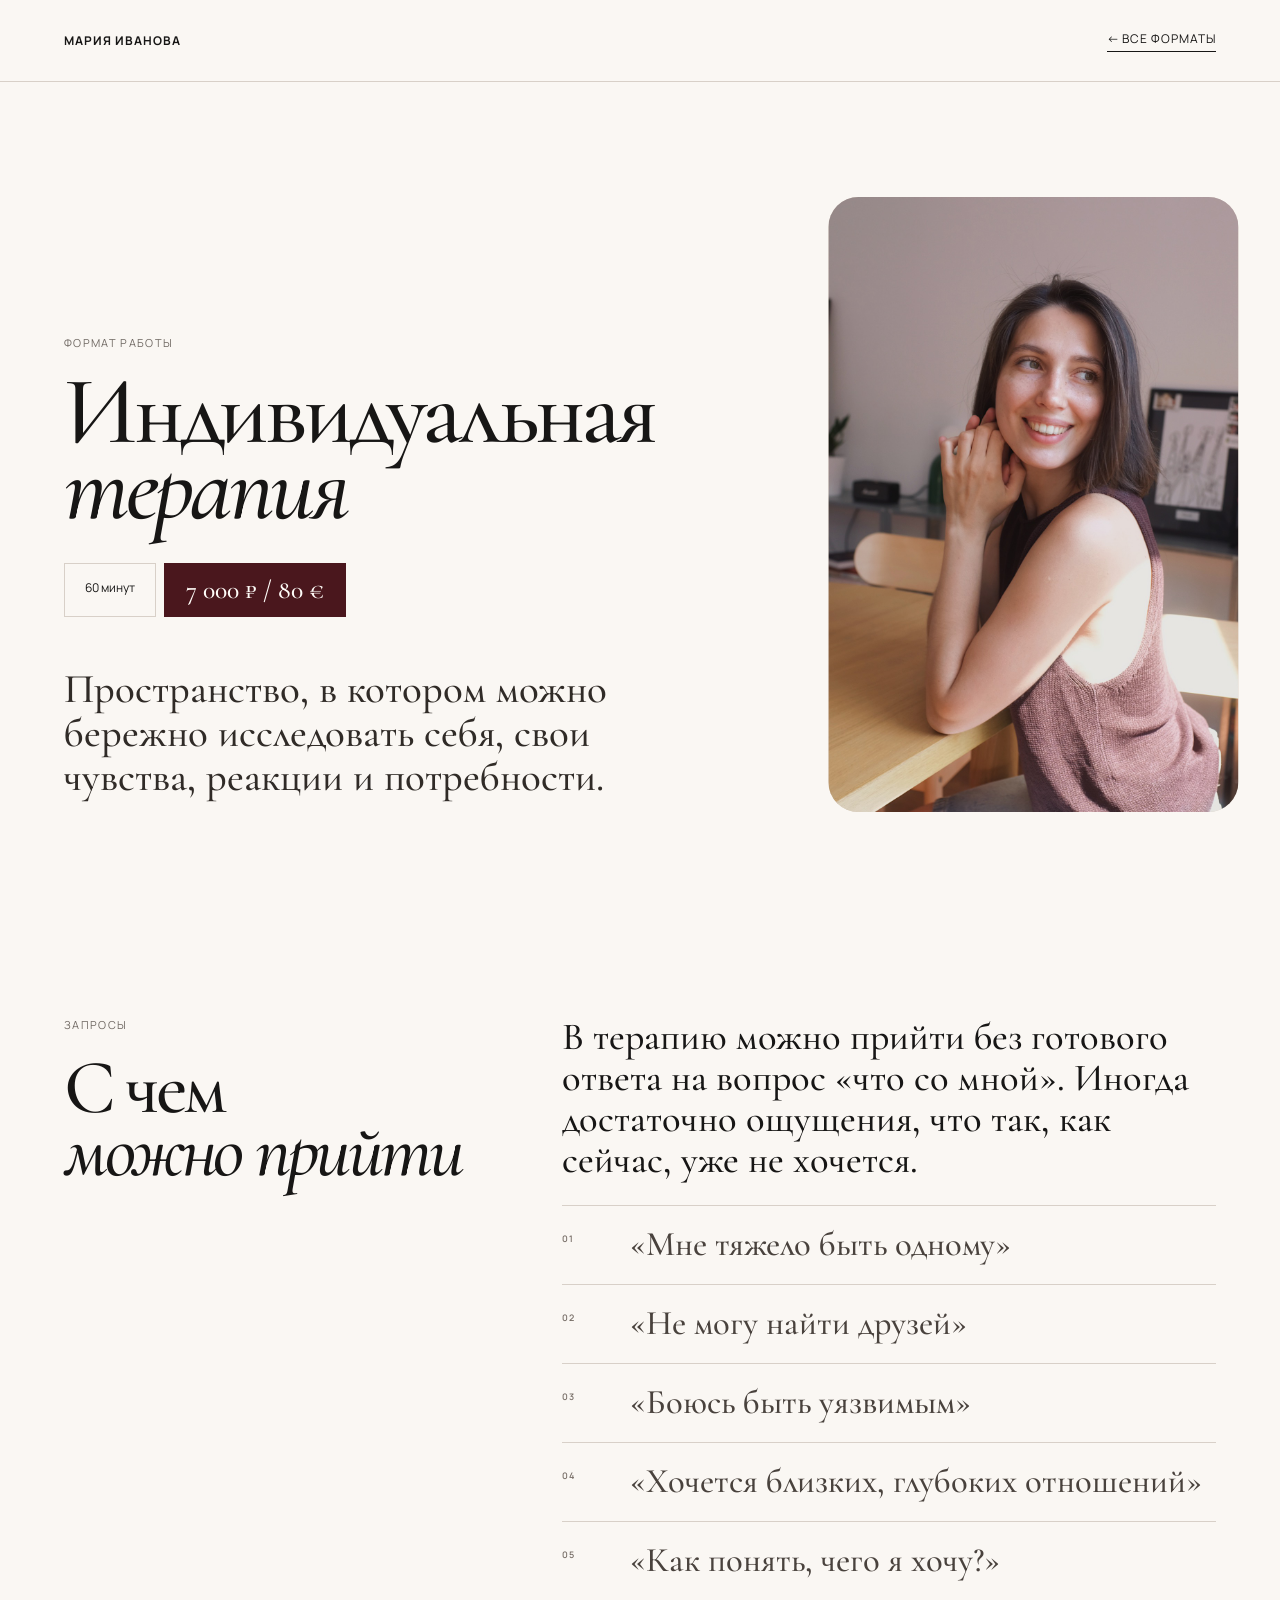
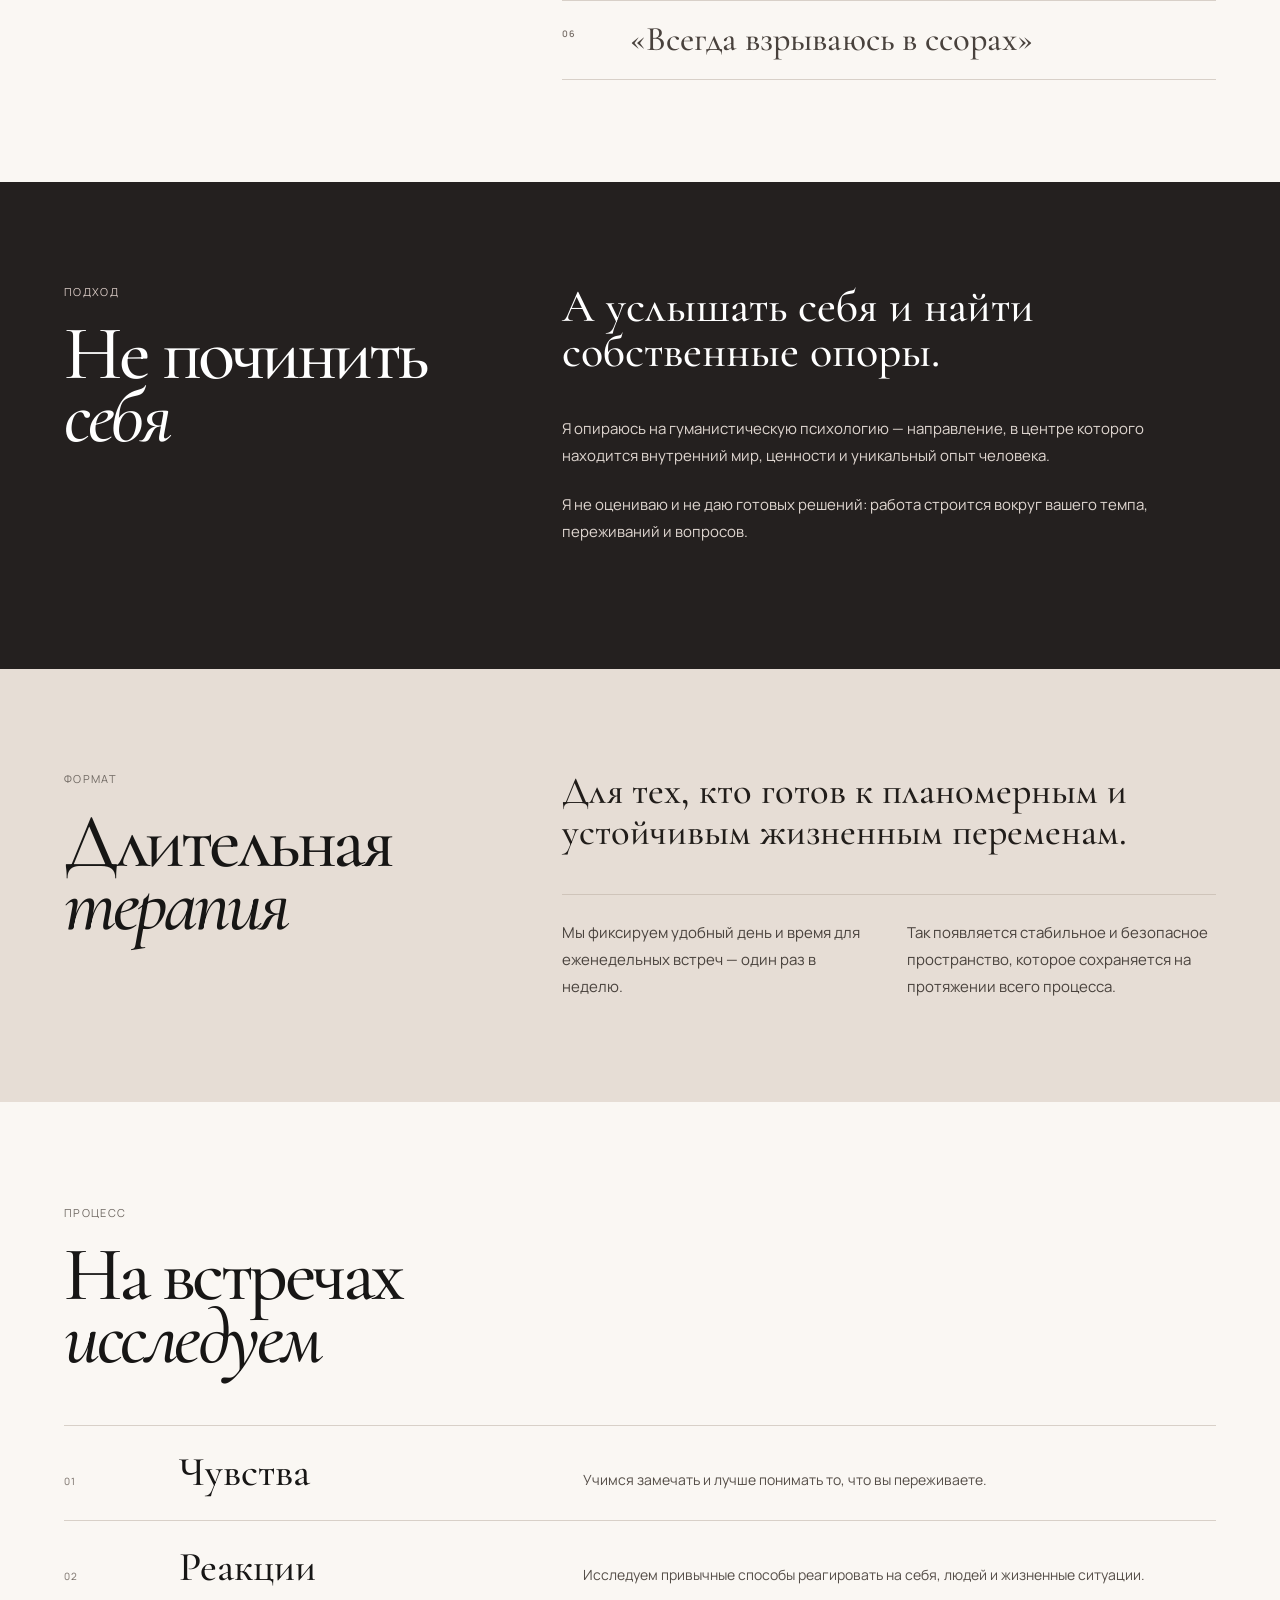
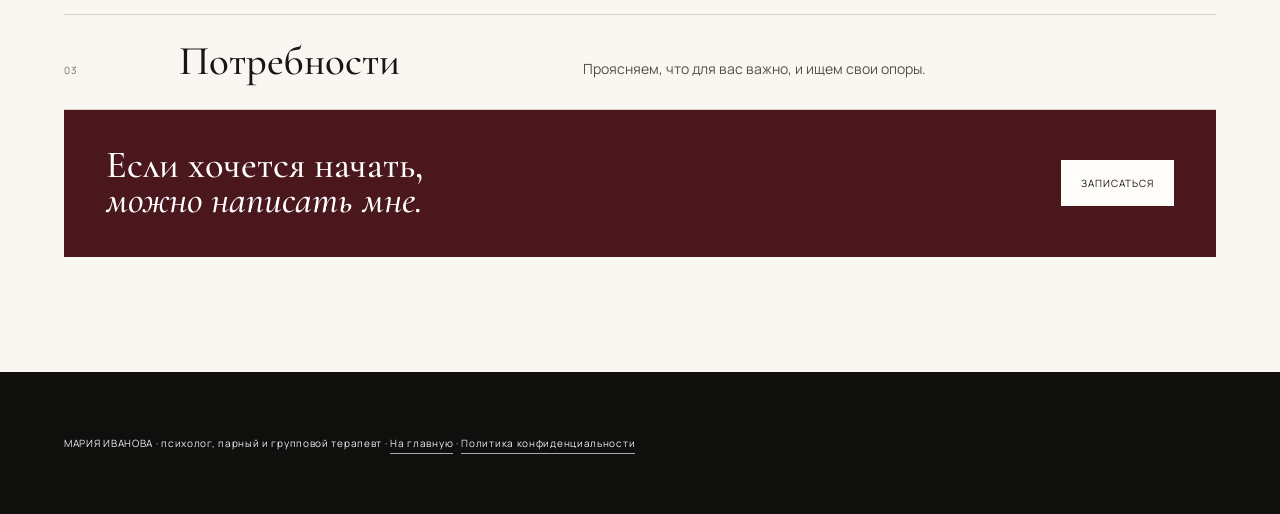
<file: individual.html>
<!doctype html>
<html lang="ru">
<head>
  <meta charset="utf-8">
  <meta name="viewport" content="width=device-width,initial-scale=1">
  <title>Индивидуальная терапия — Мария Иванова</title>
  <link rel="preconnect" href="https://fonts.googleapis.com">
  <link rel="preconnect" href="https://fonts.gstatic.com" crossorigin>
  <link href="https://fonts.googleapis.com/css2?family=Cormorant+Garamond:wght@400;500;600&family=Manrope:wght@400;500;600;700&display=swap" rel="stylesheet">
  <link rel="stylesheet" href="therapy-pages.css">
  <link rel="stylesheet" href="site-polish.css">
  <style>
    .therapy-page{background:#faf7f3}.therapy-intro{padding-bottom:8vw}.therapy-intro-inner{display:grid;grid-template-columns:minmax(0,1fr) minmax(300px,.78fr);gap:7vw;align-items:end}.therapy-intro-copy{padding-bottom:1vw}.therapy-intro-photo{align-self:stretch;min-height:540px;border-radius:30px;overflow:hidden;background:#ded3c8}.therapy-intro-photo img{display:block;width:100%;height:100%;object-fit:cover;object-position:center 38%}.therapy-intro .intro-copy{max-width:680px;font:500 clamp(27px,3.2vw,44px)/1.08 "Cormorant Garamond",Georgia,serif;color:#302b27;margin:50px 0 0}.therapy-block{padding:8vw 7vw;display:grid;grid-template-columns:minmax(250px,.78fr) minmax(0,1.25fr);gap:7vw;align-items:start}.therapy-block-heading h2,.therapy-banner h2{margin:0;font:500 clamp(52px,6vw,90px)/.82 "Cormorant Garamond",Georgia,serif;letter-spacing:-.045em}.therapy-block-heading h2 em,.therapy-banner h2 em{font-style:italic}.therapy-block-heading .kicker{margin-bottom:25px}.therapy-copy{font-size:15px;line-height:1.8;color:#49423d}.therapy-copy p{margin:0 0 24px}.therapy-copy .large-text{font:500 clamp(27px,3vw,40px)/1.07 "Cormorant Garamond",Georgia,serif;color:#171615}.requests-list{margin:0;padding:0;list-style:none;border-top:1px solid #d8d0c8}.requests-list li{display:grid;grid-template-columns:48px 1fr;gap:20px;padding:22px 0;border-bottom:1px solid #d8d0c8;font:500 clamp(26px,2.7vw,39px)/.98 "Cormorant Garamond",Georgia,serif}.requests-list span{padding-top:6px;font:600 9px/1 Manrope,sans-serif;letter-spacing:.13em;color:#766d66}.therapy-banner{display:grid;grid-template-columns:minmax(250px,.78fr) minmax(0,1.25fr);gap:7vw;padding:8vw 7vw;background:#24201f;color:#fff}.therapy-banner .kicker{color:#d7c8c3}.therapy-banner-copy{max-width:720px}.therapy-banner-copy .banner-lead{font:500 clamp(31px,3.6vw,51px)/.98 "Cormorant Garamond",Georgia,serif;margin:0 0 40px}.therapy-banner-copy p:not(.banner-lead){font-size:15px;line-height:1.8;color:#dfd6d0;margin:0 0 22px}.therapy-method{background:#e6ddd5}.therapy-method .method-note{font:500 clamp(27px,3vw,41px)/1.05 "Cormorant Garamond",Georgia,serif;color:#211d1a;margin:0 0 42px}.therapy-method .method-details{display:grid;grid-template-columns:1fr 1fr;gap:36px;border-top:1px solid #cfc4ba;padding-top:24px}.therapy-method .method-details p{margin:0}.therapy-explore{padding:8vw 7vw 9vw;background:#faf7f3}.therapy-explore-top{max-width:700px}.therapy-explore h2{margin:0;font:500 clamp(52px,6vw,90px)/.82 "Cormorant Garamond",Georgia,serif;letter-spacing:-.045em}.therapy-explore h2 em{font-style:italic}.explore-lines{margin-top:55px;border-top:1px solid #d8d0c8}.explore-line{display:grid;grid-template-columns:80px minmax(220px,.7fr) 1.2fr;gap:35px;align-items:baseline;padding:28px 0;border-bottom:1px solid #d8d0c8}.explore-line span{font-size:10px;letter-spacing:.13em;color:#756c65}.explore-line h3{margin:0;font:500 clamp(33px,3.2vw,48px)/.9 "Cormorant Garamond",Georgia,serif}.explore-line p{margin:0;color:#554e48;font-size:14px;line-height:1.7}.therapy-cta{display:flex;justify-content:space-between;align-items:center;gap:30px;padding:38px 42px;background:#4a171d;color:#fff}.therapy-cta p{margin:0;font:500 clamp(30px,3vw,45px)/.92 "Cormorant Garamond",Georgia,serif}.therapy-cta .cta{flex:0 0 auto}.therapy-footer-note{padding:30px 7vw 0;font-size:11px;line-height:1.7;color:#716a64;background:#faf7f3}
    @media(max-width:760px){.therapy-intro{padding-bottom:16vw}.therapy-intro-inner,.therapy-block,.therapy-banner{grid-template-columns:1fr;gap:35px;padding:15vw 7vw}.therapy-intro-copy{padding-bottom:0}.therapy-intro-photo{min-height:440px;border-radius:22px}.therapy-intro .intro-copy{margin-top:35px}.therapy-method .method-details{grid-template-columns:1fr;gap:20px}.therapy-explore{padding:15vw 7vw}.explore-lines{margin-top:35px}.explore-line{grid-template-columns:35px 1fr;gap:14px;padding:23px 0}.explore-line p{grid-column:2}.therapy-cta{display:block;padding:30px 25px}.therapy-cta .cta{display:inline-block;margin-top:25px}.requests-list li{grid-template-columns:35px 1fr;gap:12px}}
    /* Более широкая колонка заголовка: фотография не перекрывает текст. */
    @media (min-width: 1100px){
      .therapy-intro-inner{grid-template-columns:minmax(0,1.35fr) minmax(410px,.65fr);gap:7vw}
    }
  </style>
  <link rel="stylesheet" href="mobile-release.css">
<style id="mobile-final-fixes">
@media (max-width: 767px) {
  html, body { width: 100%; max-width: 100%; overflow-x: hidden; }
  body * { box-sizing: border-box; }
  main, section, header, footer, .container, [class*="container"], [class*="inner"], [class*="content"] {
    max-width: 100%;
  }
  main > section, section { margin-left: 0; margin-right: 0; }
  h1, h2, h3, p, li { overflow-wrap: break-word; word-break: normal; }
  h1 { font-size: clamp(52px, 15vw, 78px) !important; line-height: .9 !important; }
  h2 { font-size: clamp(40px, 11vw, 58px) !important; line-height: .98 !important; }
  img { max-width: 100%; }
  .back-link, [class*="back"] { position: relative; z-index: 20; max-width: calc(100vw - 32px); white-space: nowrap; }
}
</style>
</head>
<body class="therapy-page">
  <header class="header"><a class="brand" href="index.html">МАРИЯ ИВАНОВА</a><a class="back" href="index.html#work">← Все форматы</a></header>
  <main>
    <section class="intro therapy-intro"><div class="therapy-intro-inner"><div class="therapy-intro-copy"><p class="kicker">ФОРМАТ РАБОТЫ</p><h1>Индивидуальная<br><em>терапия</em></h1><div class="facts"><span>60 минут</span><span class="price">7 000 ₽ / 80 €</span></div><p class="intro-copy">Пространство, в котором можно бережно исследовать себя, свои чувства, реакции и потребности.</p></div><div class="therapy-intro-photo"><img src="assets/individual/hero-new.jpg" alt="Мария Иванова"></div></div></section>

    <section class="therapy-block">
      <div class="therapy-block-heading"><p class="kicker">ЗАПРОСЫ</p><h2>С чем<br><em>можно прийти</em></h2></div>
      <div class="therapy-copy"><p class="large-text">В терапию можно прийти без готового ответа на вопрос «что со мной». Иногда достаточно ощущения, что так, как сейчас, уже не хочется.</p><ul class="requests-list"><li><span>01</span>«Мне тяжело быть одному»</li><li><span>02</span>«Не могу найти друзей»</li><li><span>03</span>«Боюсь быть уязвимым»</li><li><span>04</span>«Хочется близких, глубоких отношений»</li><li><span>05</span>«Как понять, чего я хочу?»</li><li><span>06</span>«Всегда взрываюсь в ссорах»</li></ul></div>
    </section>

    <section class="therapy-banner">
      <div><p class="kicker">ПОДХОД</p><h2>Не починить<br><em>себя</em></h2></div>
      <div class="therapy-banner-copy"><p class="banner-lead">А услышать себя и найти собственные опоры.</p><p>Я опираюсь на гуманистическую психологию — направление, в центре которого находится внутренний мир, ценности и уникальный опыт человека.</p><p>Я не оцениваю и не даю готовых решений: работа строится вокруг вашего темпа, переживаний и вопросов.</p></div>
    </section>

    <section class="therapy-block therapy-method">
      <div class="therapy-block-heading"><p class="kicker">ФОРМАТ</p><h2>Длительная<br><em>терапия</em></h2></div>
      <div class="therapy-copy"><p class="method-note">Для тех, кто готов к планомерным и устойчивым жизненным переменам.</p><div class="method-details"><p>Мы фиксируем удобный день и время для еженедельных встреч — один раз в неделю.</p><p>Так появляется стабильное и безопасное пространство, которое сохраняется на протяжении всего процесса.</p></div></div>
    </section>

    <section class="therapy-explore">
      <div class="therapy-explore-top"><p class="kicker">ПРОЦЕСС</p><h2>На встречах<br><em>исследуем</em></h2></div>
      <div class="explore-lines"><article class="explore-line"><span>01</span><h3>Чувства</h3><p>Учимся замечать и лучше понимать то, что вы переживаете.</p></article><article class="explore-line"><span>02</span><h3>Реакции</h3><p>Исследуем привычные способы реагировать на себя, людей и жизненные ситуации.</p></article><article class="explore-line"><span>03</span><h3>Потребности</h3><p>Проясняем, что для вас важно, и ищем свои опоры.</p></article></div>
      <div class="therapy-cta"><p>Если хочется начать,<br><em>можно написать мне.</em></p><a class="cta" href="https://t.me/ivanovamashu" target="_blank" rel="noreferrer">Записаться</a></div>
    </section>
  </main>
  <footer>МАРИЯ ИВАНОВА · психолог, парный и групповой терапевт · <a href="index.html">На главную</a> · <a href="https://docs.google.com/document/d/1jJrxUQTdcYmoiHG6iULY5j0RmMz5Nk9X/edit?usp=drive_link&amp;ouid=116550774766761520016&amp;rtpof=true&amp;sd=true" target="_blank" rel="noreferrer">Политика конфиденциальности</a></footer>
  <script src="mobile-release.js"></script>
</body>
</html>
</file>
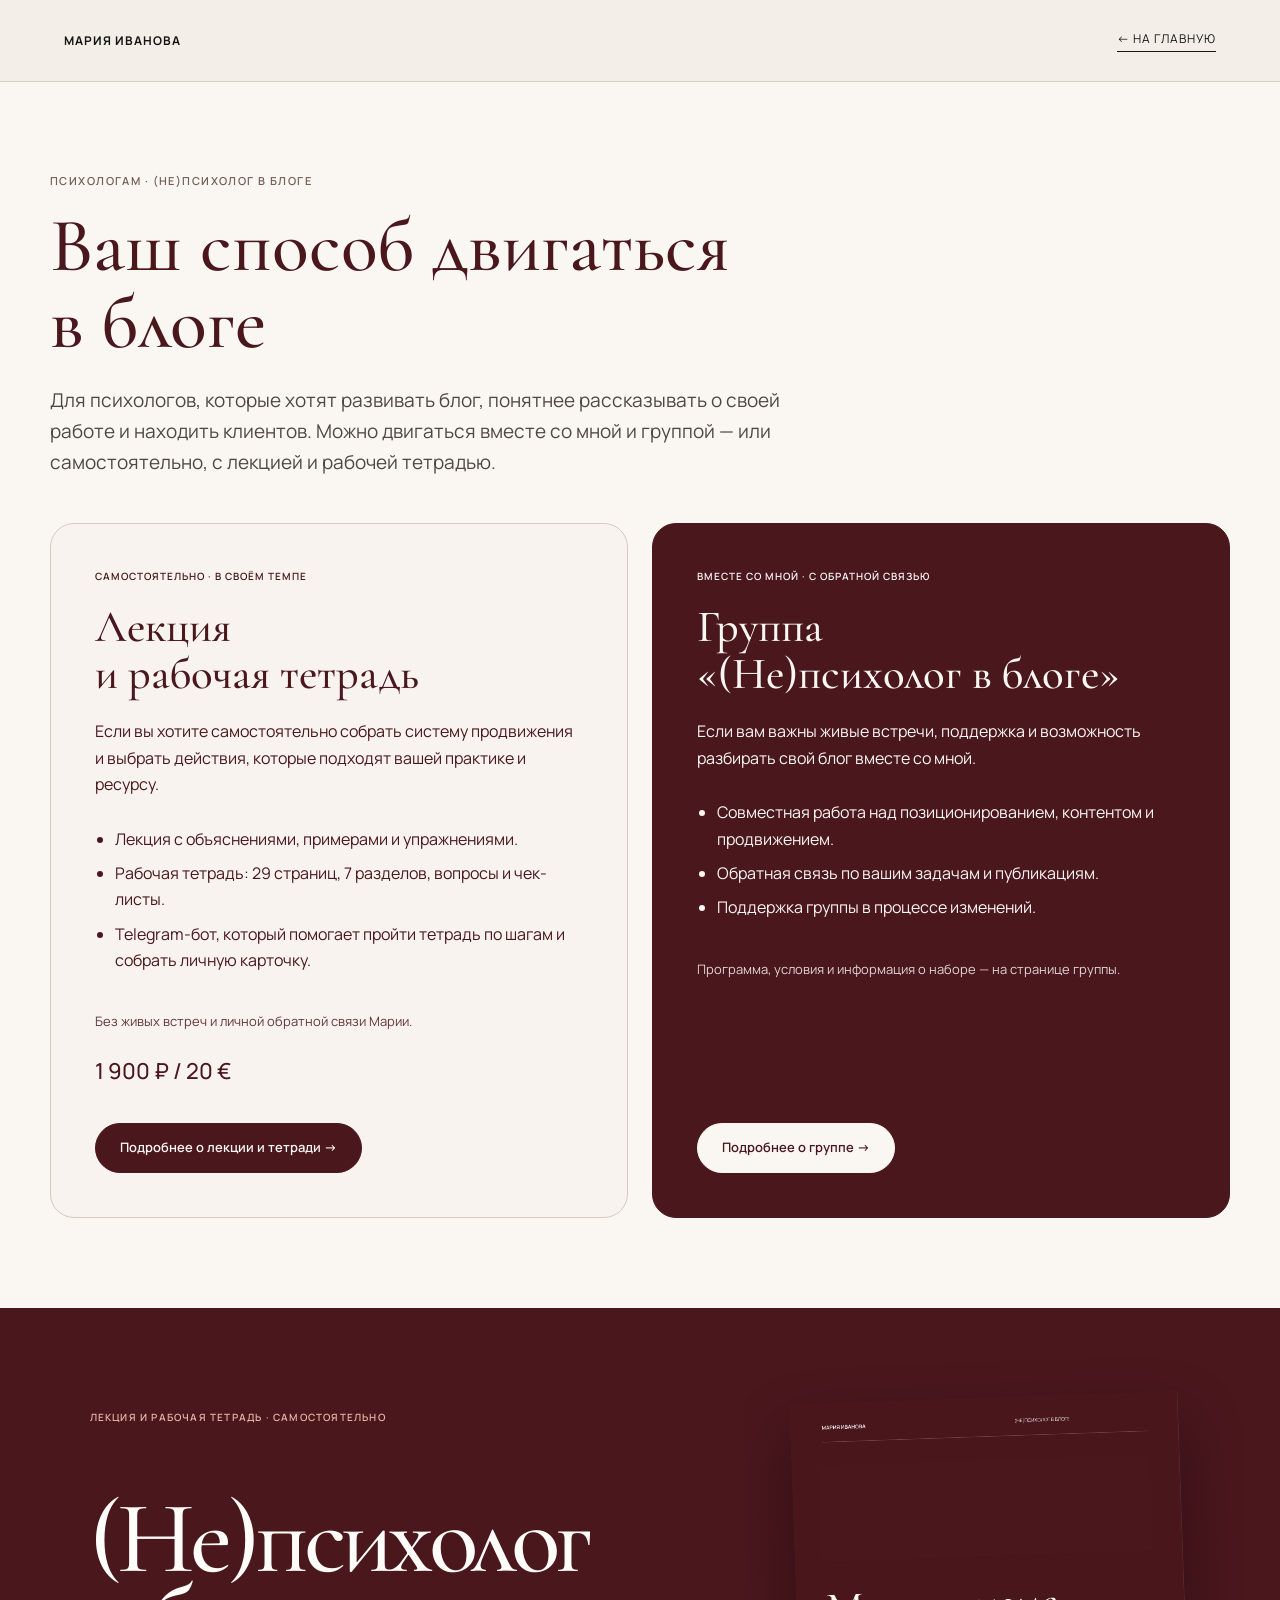
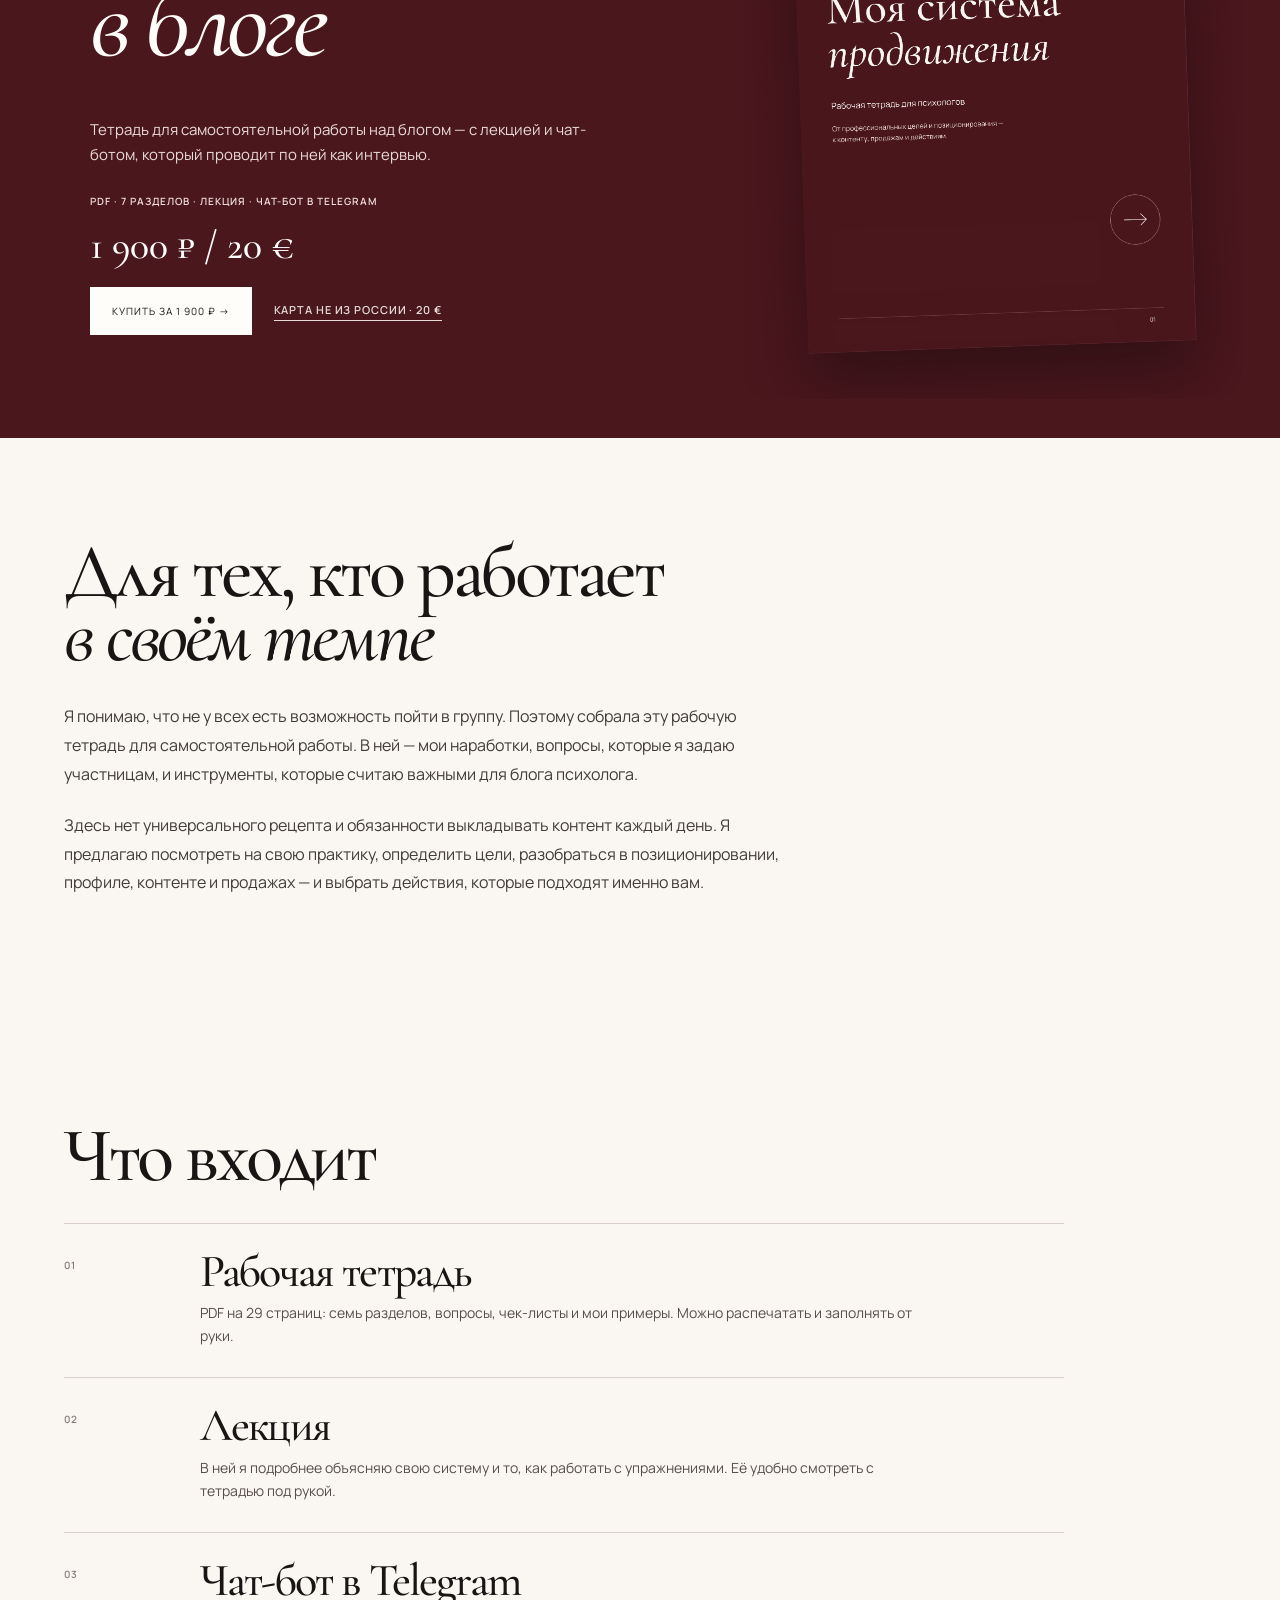
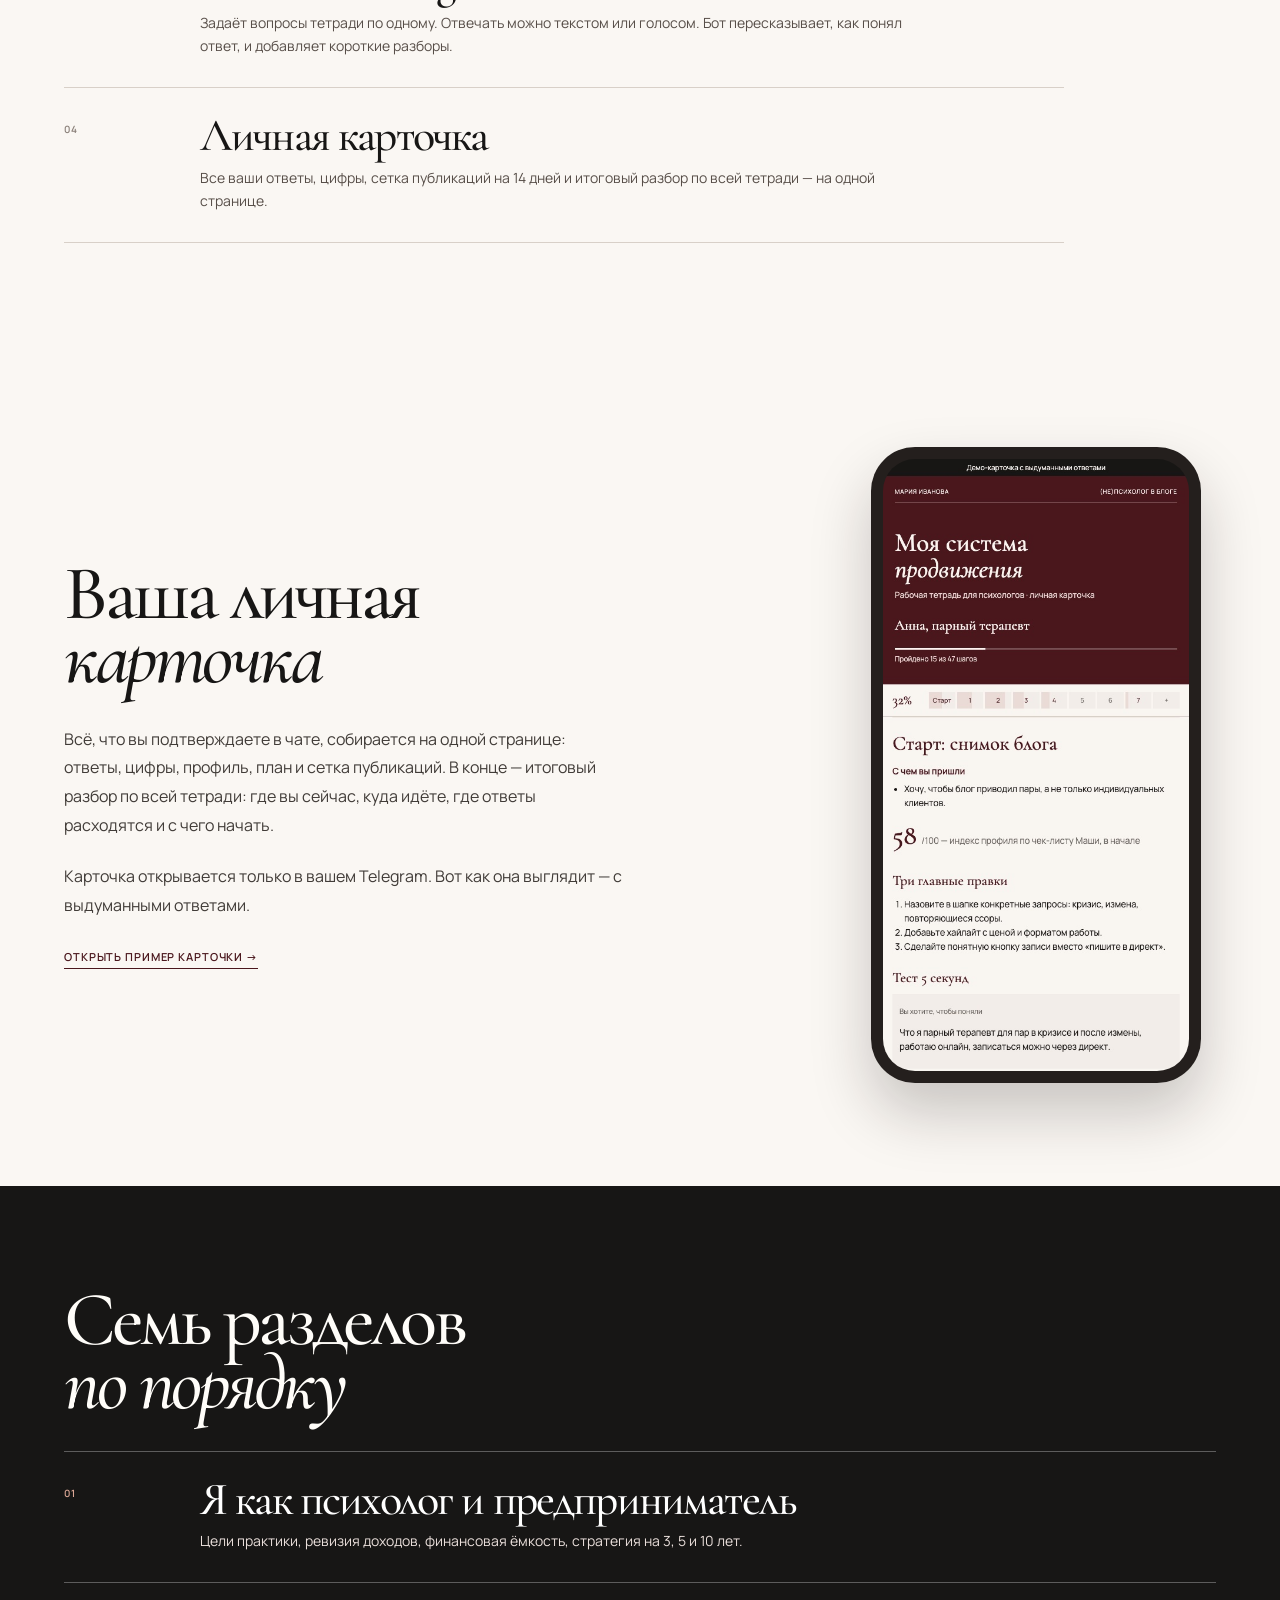
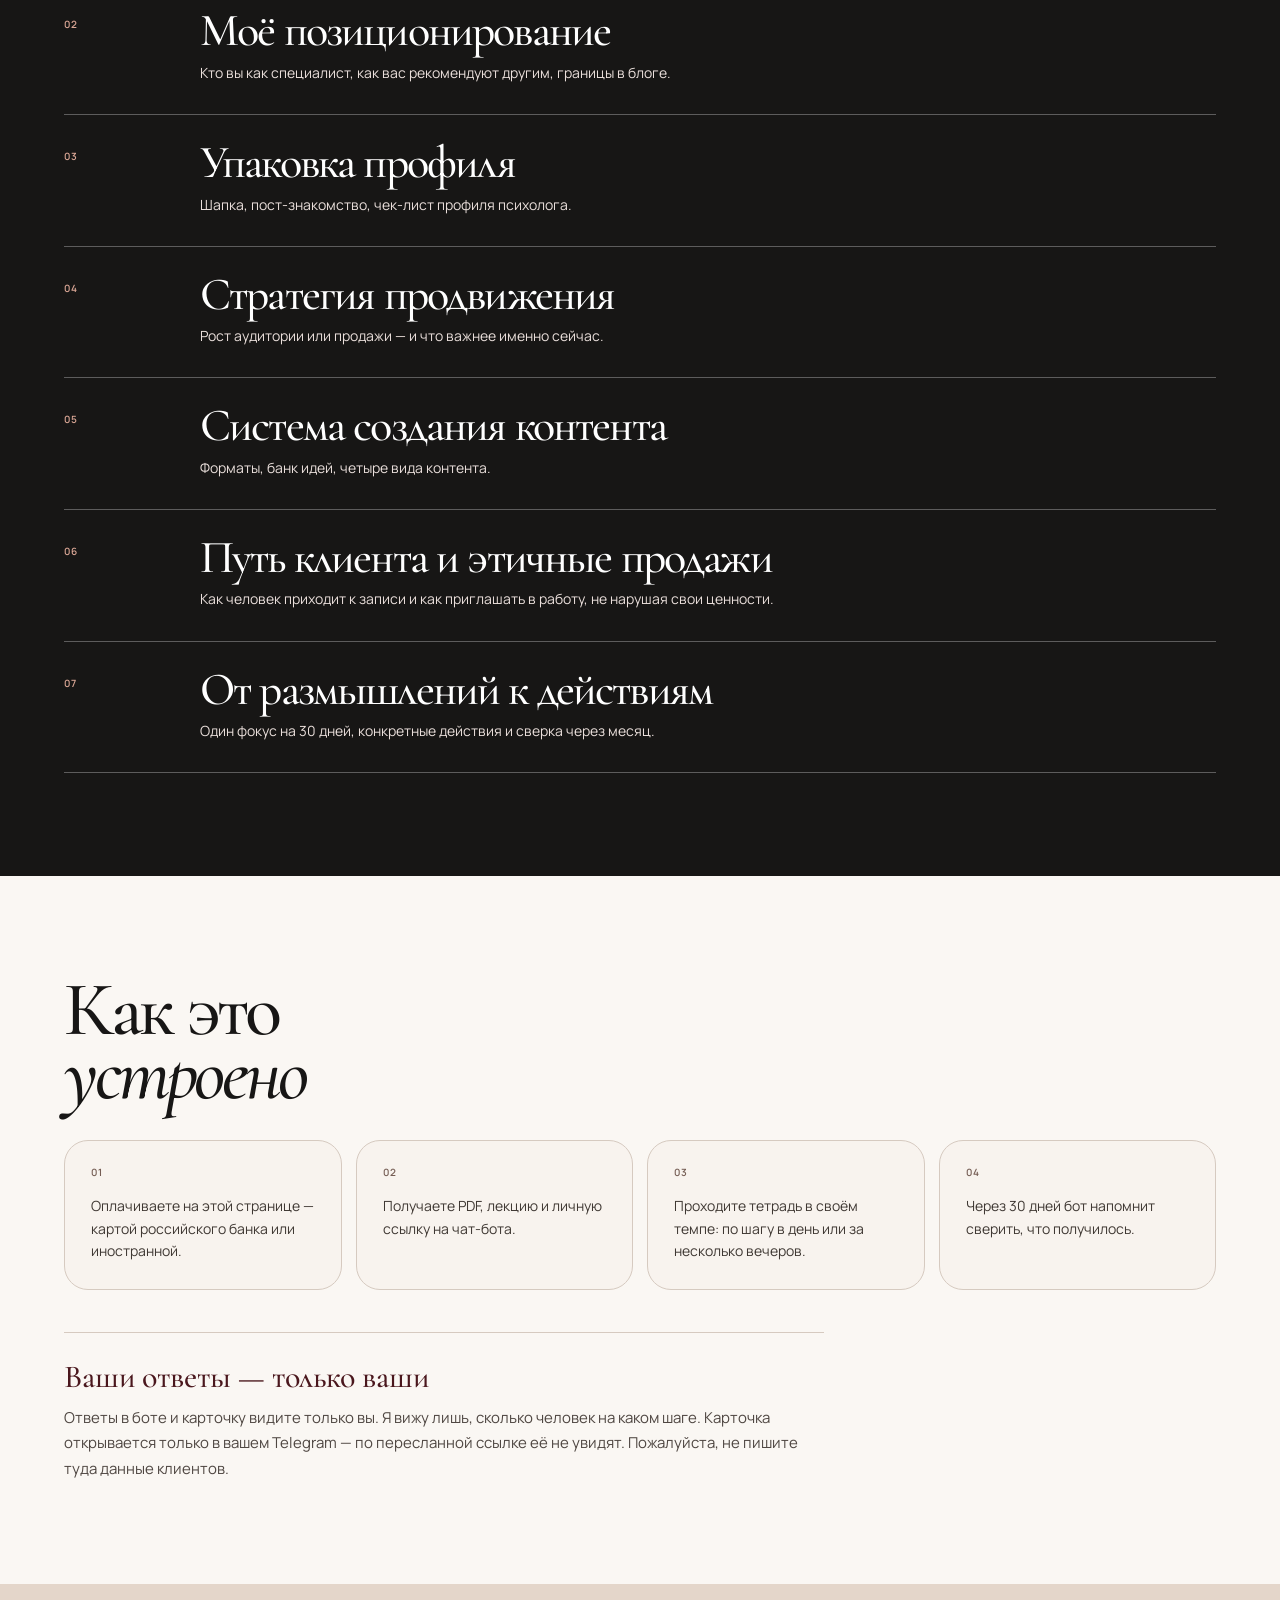
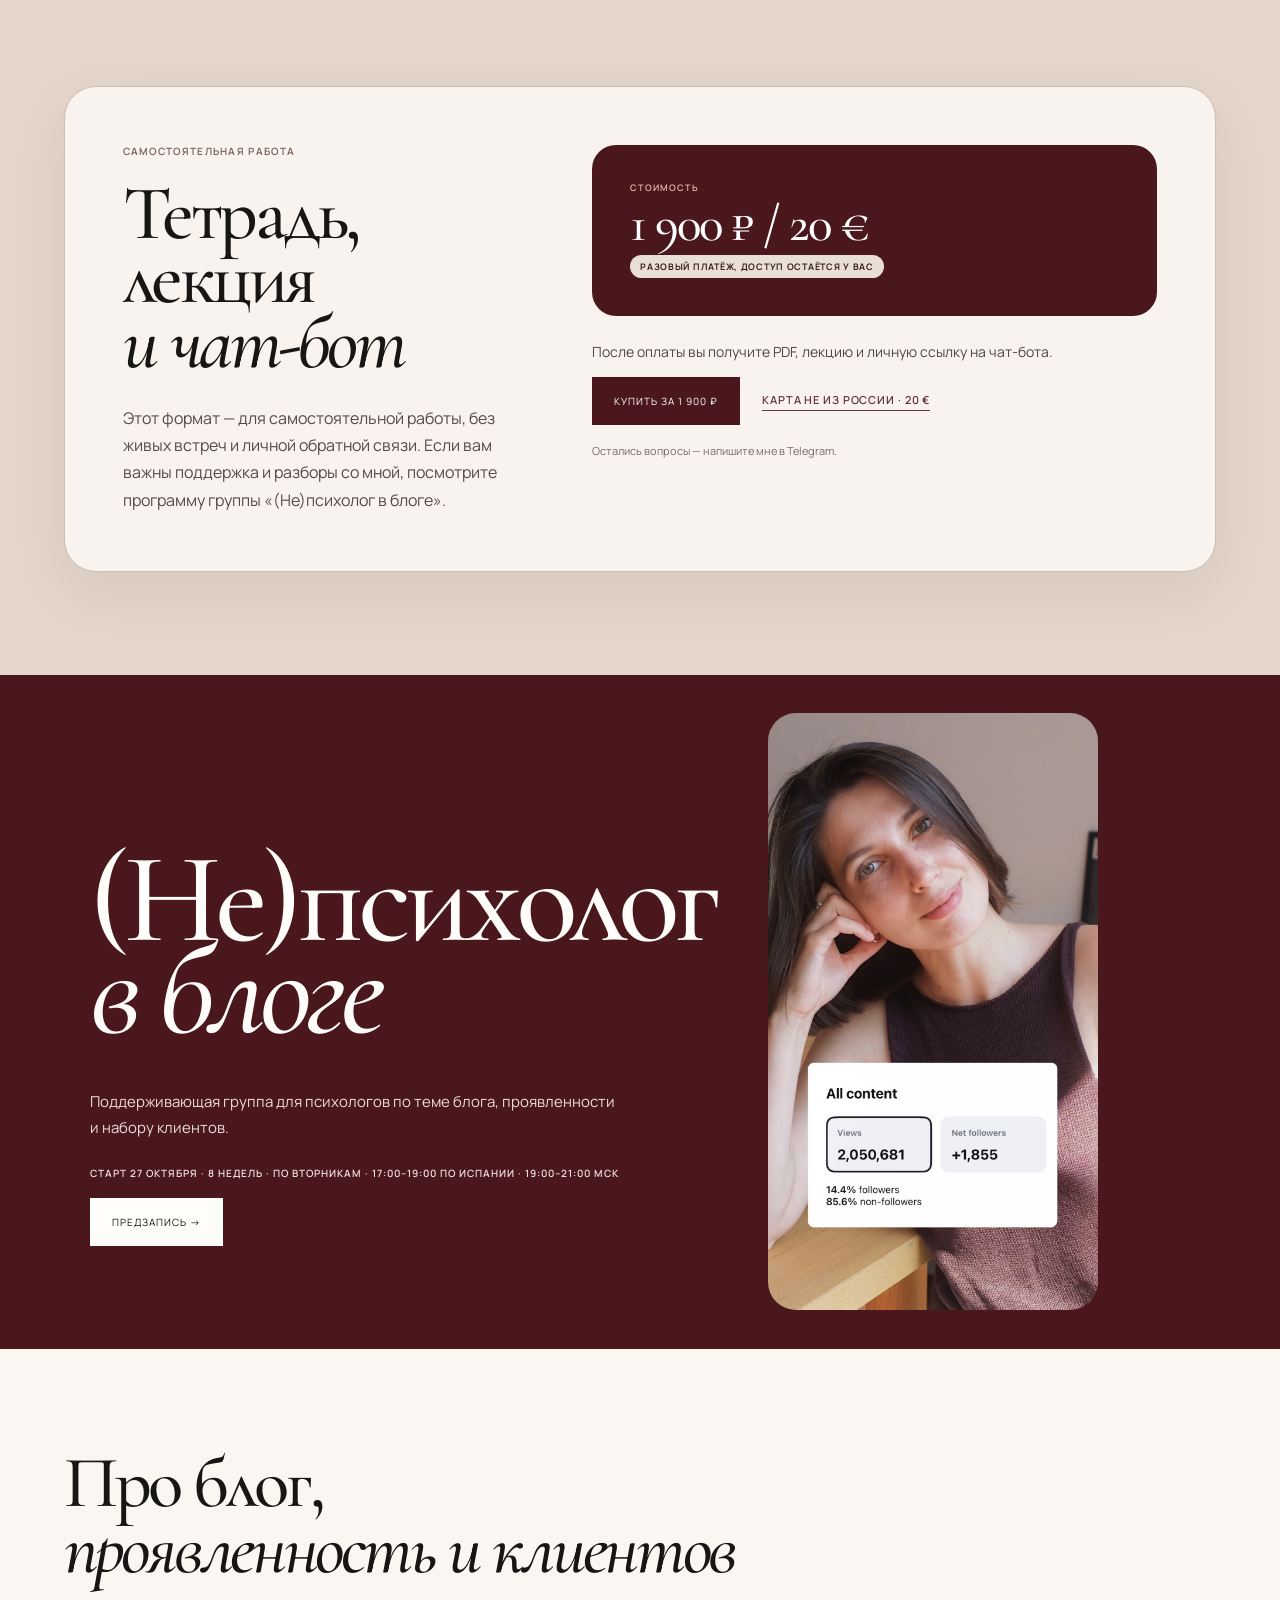
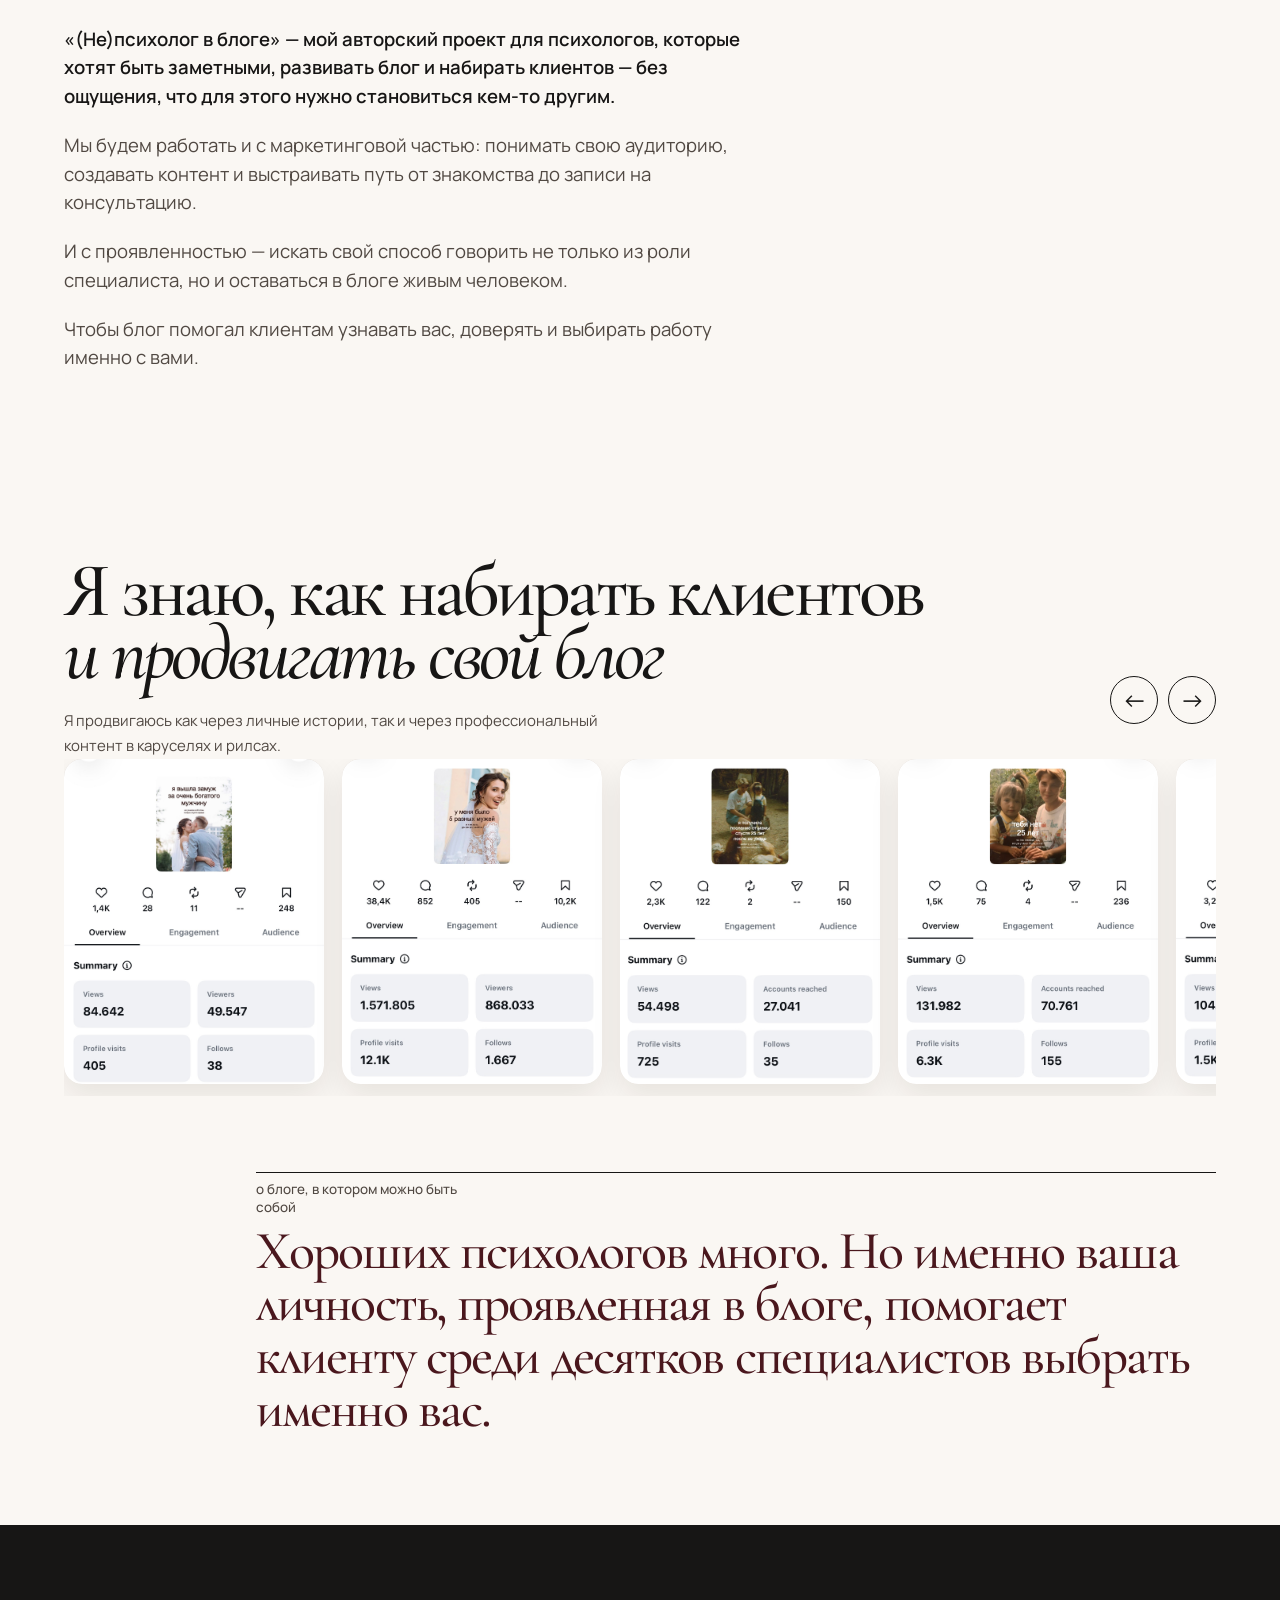
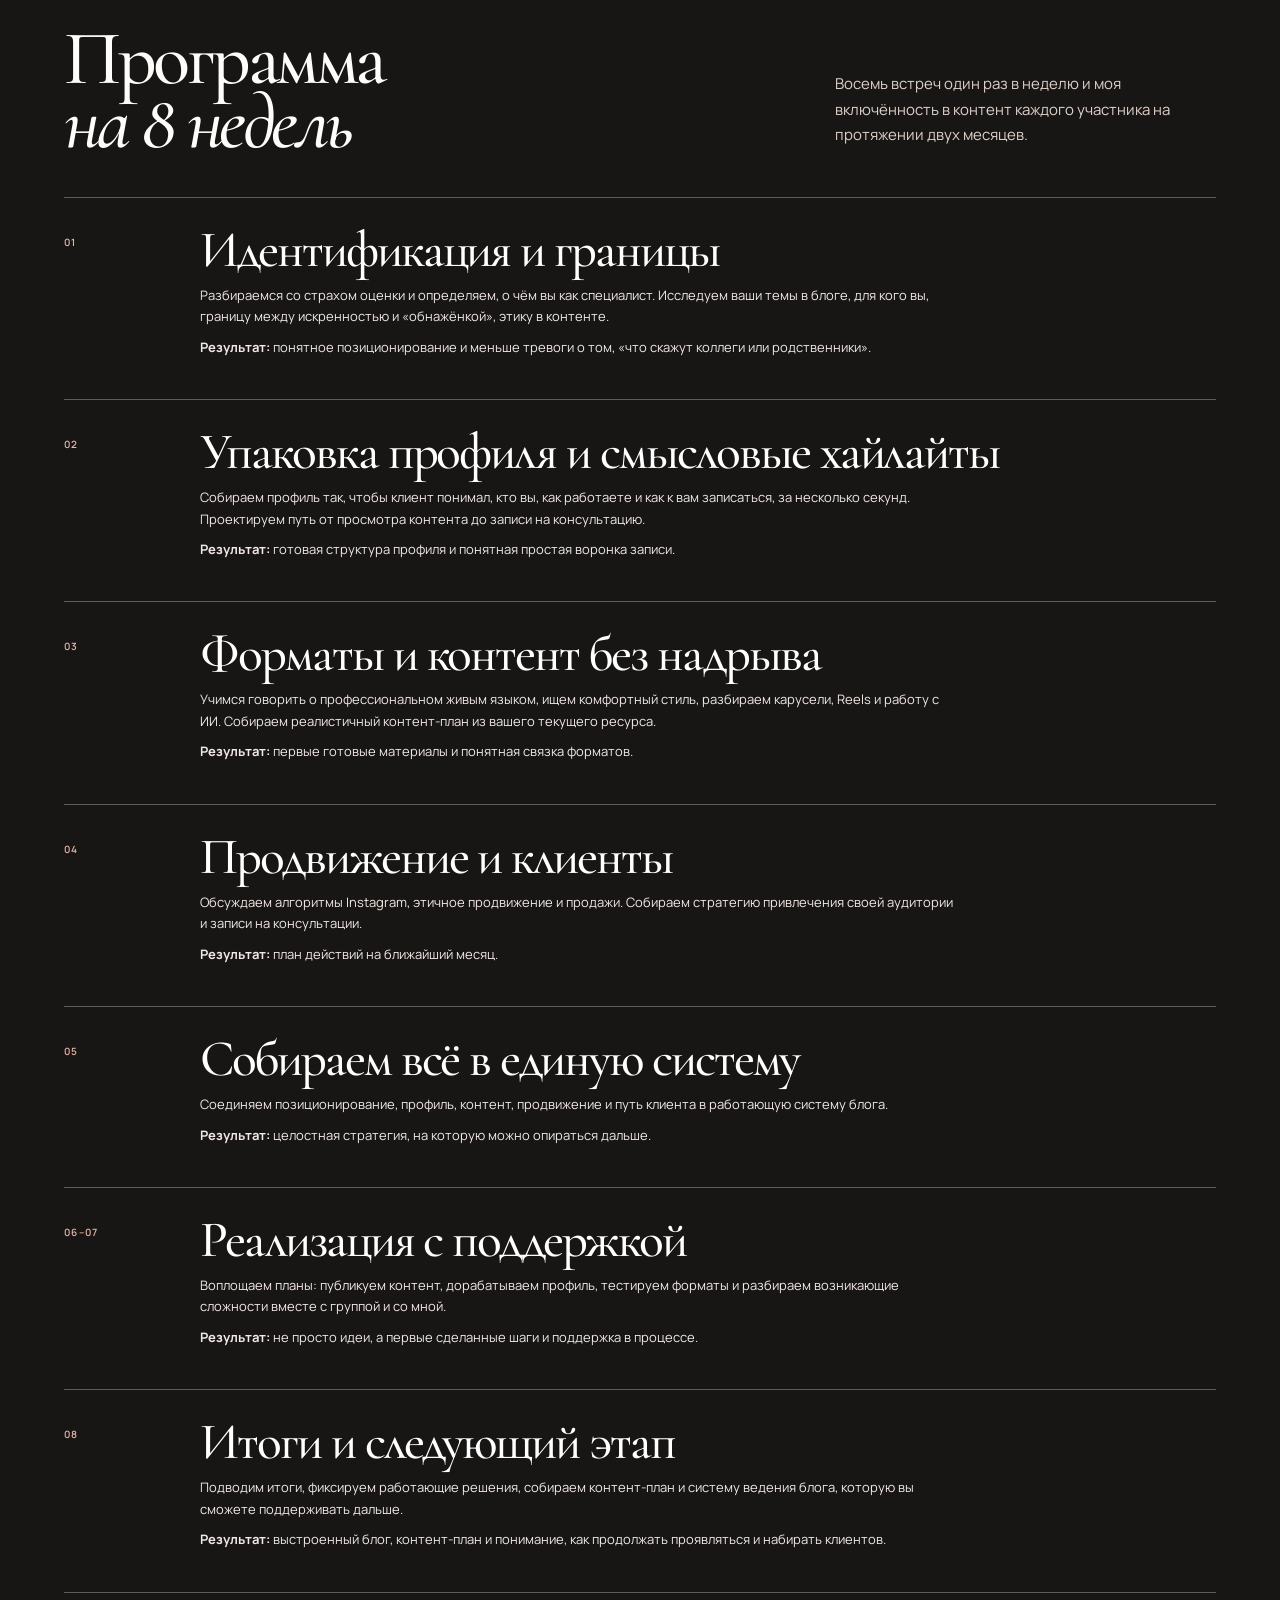
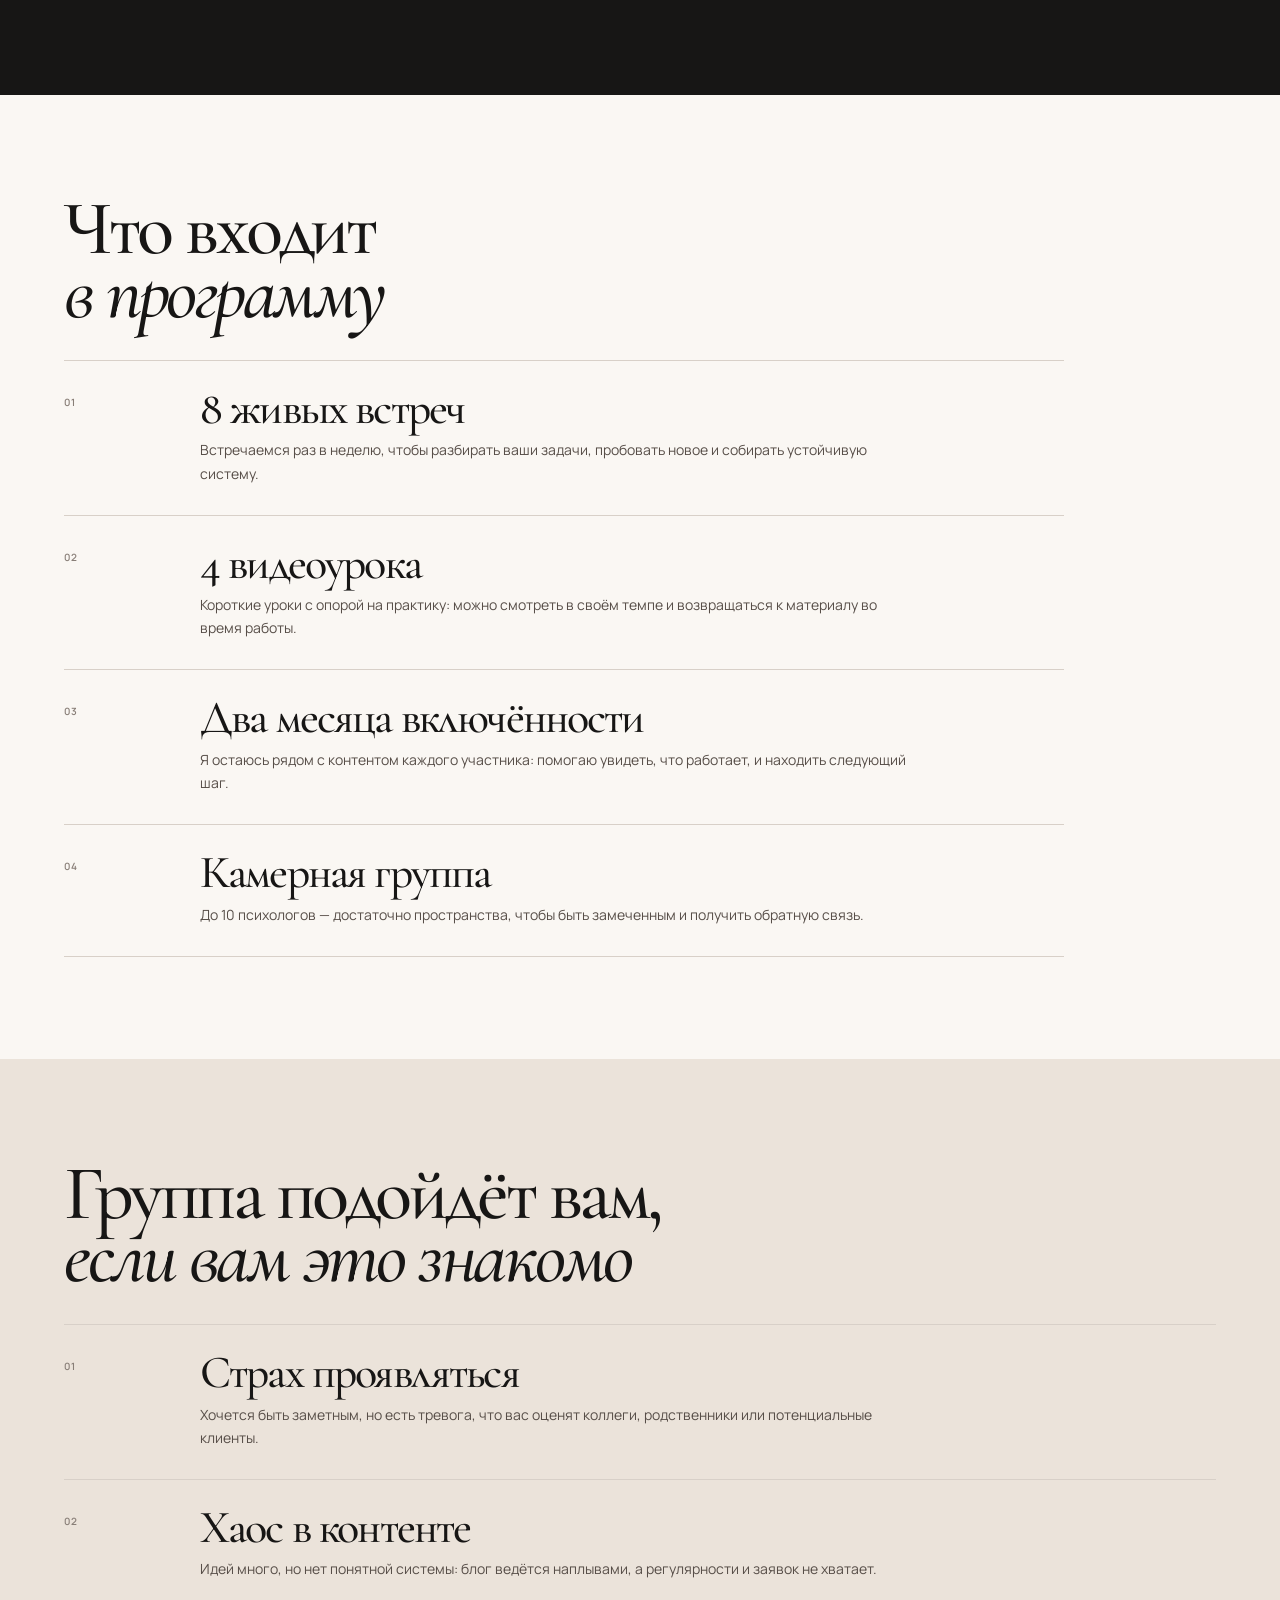
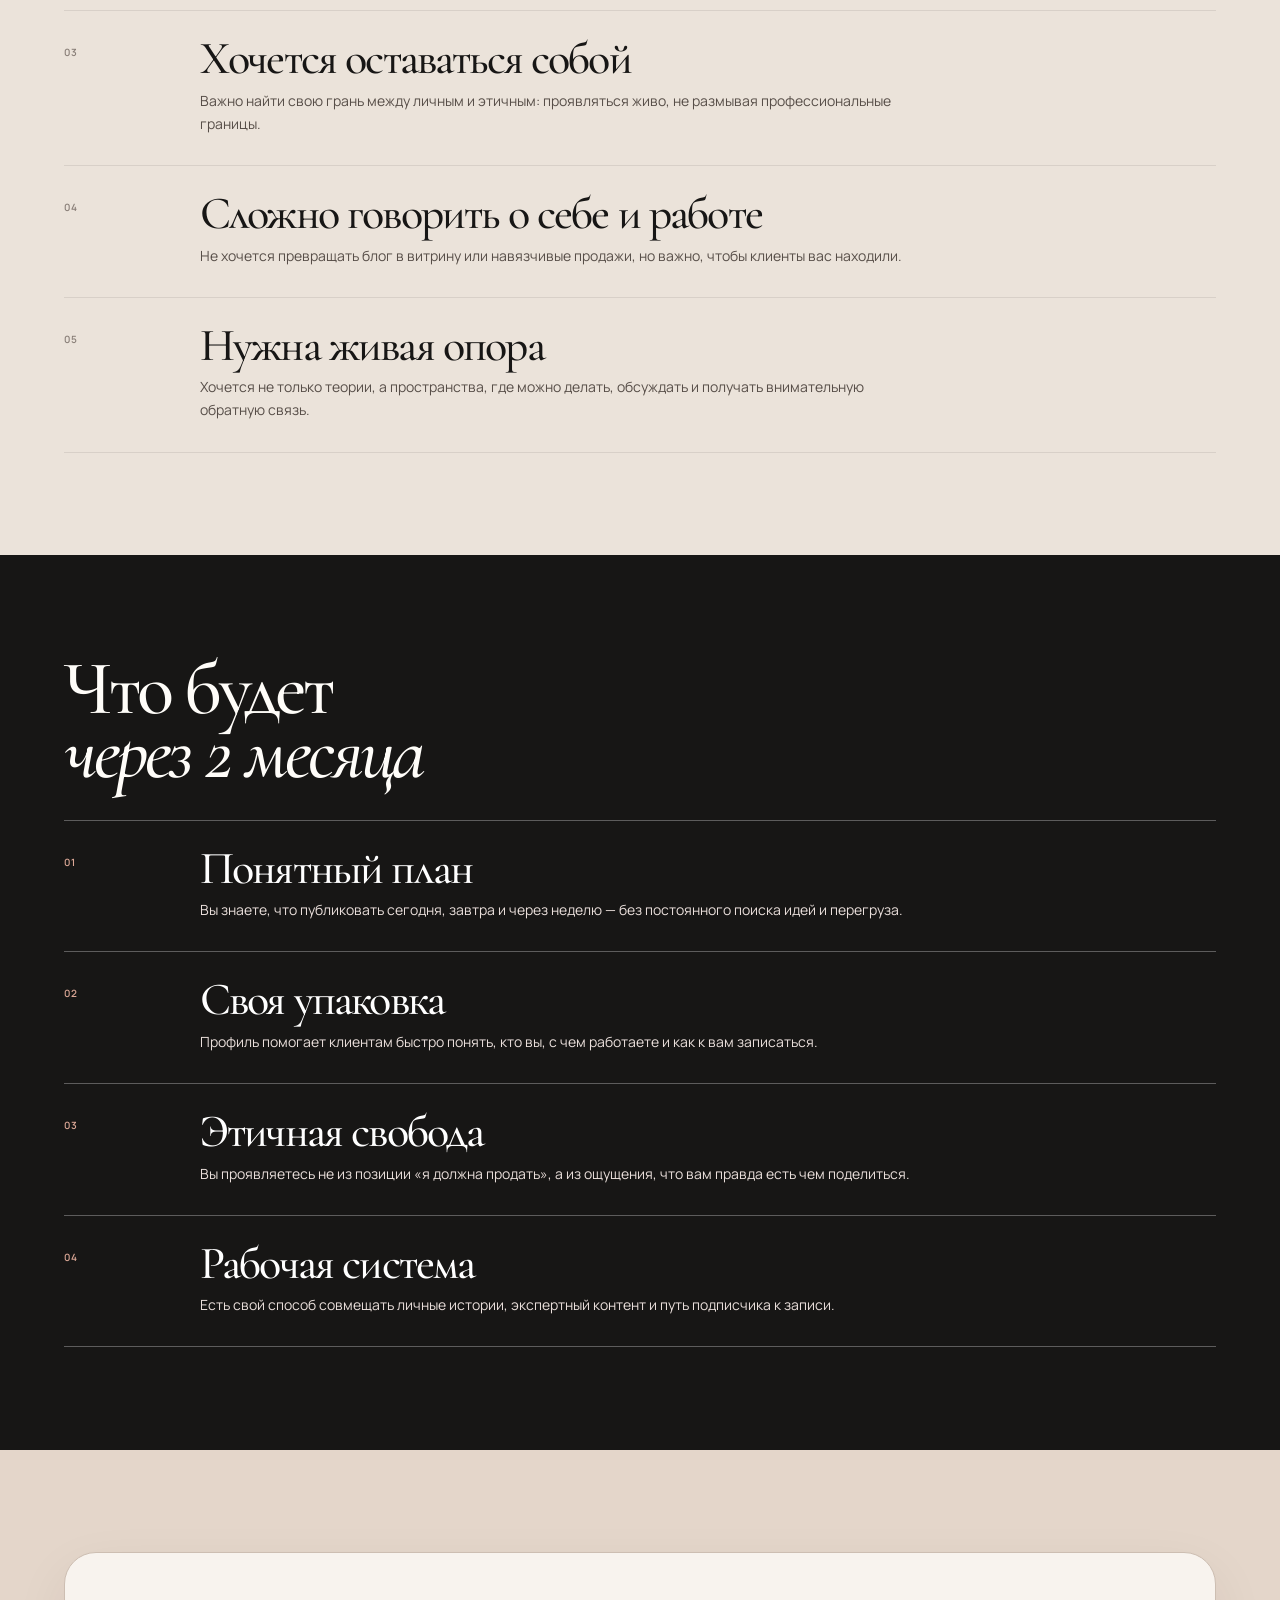
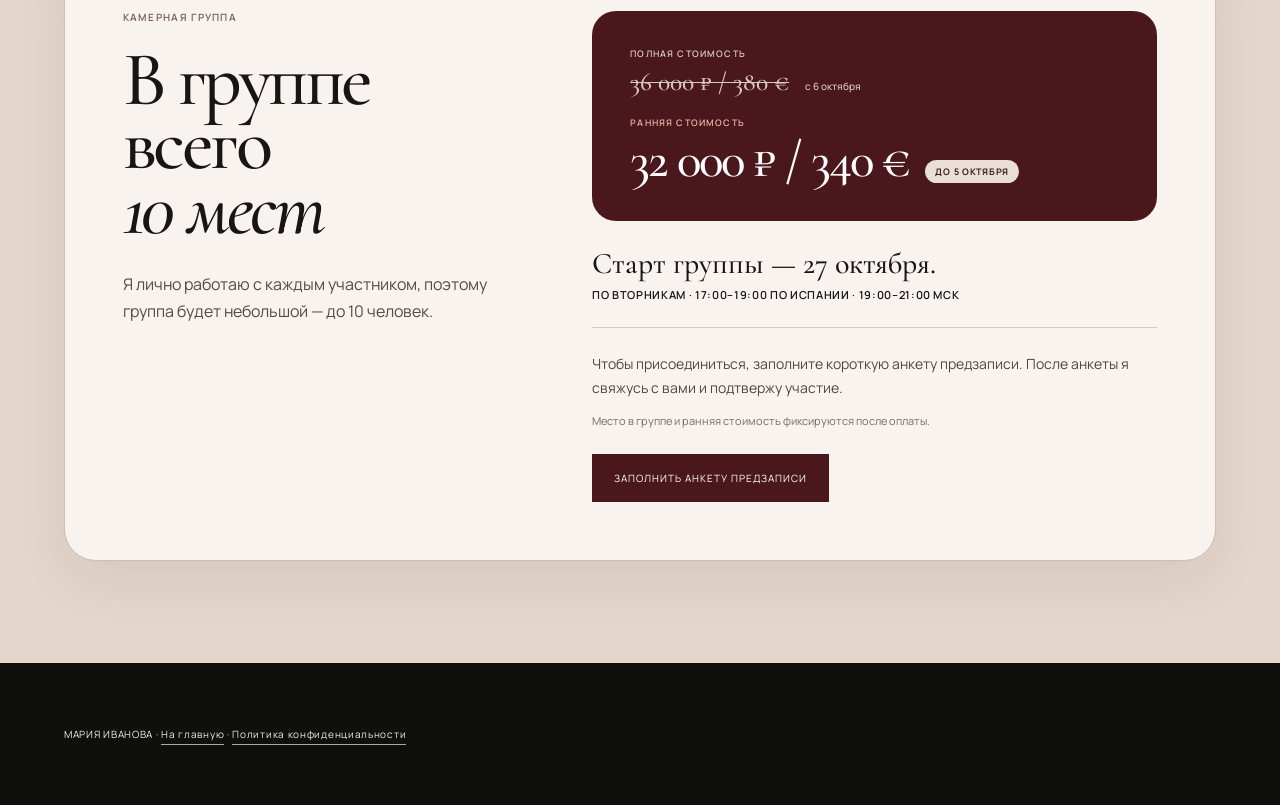
<file: psychologists.html>
<!doctype html>
<html lang="ru">
<head><meta charset="utf-8"><meta name="viewport" content="width=device-width,initial-scale=1"><title>Психологам — группа, лекция и рабочая тетрадь</title><meta name="description" content="Два формата работы над блогом: группа с Марией Ивановой и самостоятельная работа с лекцией, тетрадью и Telegram-ботом."><link rel="preconnect" href="https://fonts.googleapis.com"><link rel="preconnect" href="https://fonts.gstatic.com" crossorigin><link href="https://fonts.googleapis.com/css2?family=Cormorant+Garamond:wght@400;500;600&family=Manrope:wght@400;500;600;700&display=swap" rel="stylesheet"><link rel="stylesheet" href="projects.css"><link rel="stylesheet" href="psychologists.css"><link rel="stylesheet" href="site-polish.css"><script src="psychologists.js" defer></script>  <link rel="stylesheet" href="mobile-release.css">
<link rel="stylesheet" href="psychologists-formats.css"><link rel="stylesheet" href="workbook.css">
</head>
<body><header class="header"><a class="brand" href="index.html">МАРИЯ ИВАНОВА</a><a class="back" href="index.html#psychologists">← На главную</a></header><main><section class="mi-formats" aria-labelledby="mi-formats-program-title">
 <div class="mi-formats__inner">
  <p class="mi-formats__eyebrow">Психологам · (Не)психолог в блоге</p>
  <h2 id="mi-formats-program-title">Ваш способ двигаться<br>в блоге</h2>
  <p class="mi-formats__intro">Для психологов, которые хотят развивать блог, понятнее рассказывать о своей работе и находить клиентов. Можно двигаться вместе со мной и группой — или самостоятельно, с лекцией и рабочей тетрадью.</p>
  <div class="mi-formats__grid">
   <article class="mi-formats__card">
    <p class="mi-formats__tag">Самостоятельно · в своём темпе</p>
    <h3>Лекция<br>и рабочая тетрадь</h3>
    <p>Если вы хотите самостоятельно собрать систему продвижения и выбрать действия, которые подходят вашей практике и ресурсу.</p>
    <ul><li>Лекция с объяснениями, примерами и упражнениями.</li><li>Рабочая тетрадь: 29 страниц, 7 разделов, вопросы и чек-листы.</li><li>Telegram-бот, который помогает пройти тетрадь по шагам и собрать личную карточку.</li></ul>
    <p class="mi-formats__note">Без живых встреч и личной обратной связи Марии.</p>
    <p class="mi-formats__price">1 900 ₽ / 20 €</p>
    <div class="mi-formats__action"><a class="mi-formats__button" href="#self-study">Подробнее о лекции и тетради →</a></div>
   </article>
   <article class="mi-formats__card mi-formats__card--group">
    <p class="mi-formats__tag">Вместе со мной · с обратной связью</p>
    <h3>Группа<br>«(Не)психолог в блоге»</h3>
    <p>Если вам важны живые встречи, поддержка и возможность разбирать свой блог вместе со мной.</p>
    <ul><li>Совместная работа над позиционированием, контентом и продвижением.</li><li>Обратная связь по вашим задачам и публикациям.</li><li>Поддержка группы в процессе изменений.</li></ul>
    <p class="mi-formats__note">Программа, условия и информация о наборе — на странице группы.</p>
    <div class="mi-formats__action"><a class="mi-formats__button" href="#psychologists-group">Подробнее о группе →</a></div>
   </article>
  </div>
 </div>
</section>

<section id="self-study" class="mi-selfstudy workbook-page" aria-labelledby="self-study-title">

<section class="hero workbook-hero"><div class="hero-copy"><p class="eyebrow">ЛЕКЦИЯ И РАБОЧАЯ ТЕТРАДЬ · САМОСТОЯТЕЛЬНО</p><h2 id="self-study-title" class="mi-selfstudy-title">(Не)психолог<br><em>в блоге</em></h2><div><p class="sub">Тетрадь для самостоятельной работы над блогом — с лекцией и чат-ботом, который проводит по ней как интервью.</p><p class="psychologists-start">PDF · 7 разделов · лекция · чат-бот в Telegram</p><p class="psychologists-price">1&nbsp;900&nbsp;₽ / 20&nbsp;€</p><div class="workbook-pay"><a class="button" href="https://bot-production-15ad.up.railway.app/buy/rub" target="_blank" rel="noreferrer">Купить за 1&nbsp;900&nbsp;₽ →</a><a class="workbook-pay-alt" href="https://bot-production-15ad.up.railway.app/buy/eur" target="_blank" rel="noreferrer">Карта не из России · 20&nbsp;€</a></div></div></div><div class="hero-art workbook-hero-art"><img src="https://miromasha94.github.io/maria-ivanova-site/assets/workbook/cover.jpg" alt="Обложка рабочей тетради «Моя система продвижения»"></div></section>

<section class="section"><h2>Для тех, кто работает<br><em>в своём темпе</em></h2><div class="copy"><p>Я понимаю, что не у всех есть возможность пойти в группу. Поэтому собрала эту рабочую тетрадь для самостоятельной работы. В ней — мои наработки, вопросы, которые я задаю участницам, и инструменты, которые считаю важными для блога психолога.</p><p>Здесь нет универсального рецепта и обязанности выкладывать контент каждый день. Я предлагаю посмотреть на свою практику, определить цели, разобраться в позиционировании, профиле, контенте и продажах — и выбрать действия, которые подходят именно вам.</p></div></section>

<section class="section"><h2>Что входит</h2><div class="psychologists-editorial-list psychologists-included"><article><span>01</span><div><h3>Рабочая тетрадь</h3><p>PDF на 29 страниц: семь разделов, вопросы, чек-листы и мои примеры. Можно распечатать и заполнять от руки.</p></div></article><article><span>02</span><div><h3>Лекция</h3><p>В ней я подробнее объясняю свою систему и то, как работать с упражнениями. Её удобно смотреть с тетрадью под рукой.</p></div></article><article><span>03</span><div><h3>Чат-бот в Telegram</h3><p>Задаёт вопросы тетради по одному. Отвечать можно текстом или голосом. Бот пересказывает, как понял ответ, и добавляет короткие разборы.</p></div></article><article><span>04</span><div><h3>Личная карточка</h3><p>Все ваши ответы, цифры, сетка публикаций на 14 дней и итоговый разбор по всей тетради — на одной странице.</p></div></article></div></section>

<section class="section workbook-example"><div class="workbook-example-copy"><h2>Ваша личная<br><em>карточка</em></h2><div class="copy"><p>Всё, что вы подтверждаете в чате, собирается на одной странице: ответы, цифры, профиль, план и сетка публикаций. В конце — итоговый разбор по всей тетради: где вы сейчас, куда идёте, где ответы расходятся и с чего начать.</p><p>Карточка открывается только в вашем Telegram. Вот как она выглядит — с выдуманными ответами.</p></div><a class="workbook-example-link" href="https://bot-production-15ad.up.railway.app/demo" target="_blank" rel="noreferrer">Открыть пример карточки →</a></div><a class="workbook-phone" href="https://bot-production-15ad.up.railway.app/demo" target="_blank" rel="noreferrer"><img src="https://miromasha94.github.io/maria-ivanova-site/assets/workbook/card-example.jpg" alt="Пример личной карточки: прогресс по разделам, индекс профиля, главные правки"></a></section>

<section class="section dark psychologists-result"><h2>Семь разделов<br><em>по порядку</em></h2><div class="psychologists-editorial-list"><article><span>01</span><div><h3>Я как психолог и предприниматель</h3><p>Цели практики, ревизия доходов, финансовая ёмкость, стратегия на 3, 5 и 10 лет.</p></div></article><article><span>02</span><div><h3>Моё позиционирование</h3><p>Кто вы как специалист, как вас рекомендуют другим, границы в блоге.</p></div></article><article><span>03</span><div><h3>Упаковка профиля</h3><p>Шапка, пост-знакомство, чек-лист профиля психолога.</p></div></article><article><span>04</span><div><h3>Стратегия продвижения</h3><p>Рост аудитории или продажи — и что важнее именно сейчас.</p></div></article><article><span>05</span><div><h3>Система создания контента</h3><p>Форматы, банк идей, четыре вида контента.</p></div></article><article><span>06</span><div><h3>Путь клиента и этичные продажи</h3><p>Как человек приходит к записи и как приглашать в работу, не нарушая свои ценности.</p></div></article><article><span>07</span><div><h3>От размышлений к действиям</h3><p>Один фокус на 30 дней, конкретные действия и сверка через месяц.</p></div></article></div></section>

<section class="section"><h2>Как это<br><em>устроено</em></h2><div class="workbook-steps"><article><span>01</span><p>Оплачиваете на этой странице — картой российского банка или иностранной.</p></article><article><span>02</span><p>Получаете PDF, лекцию и личную ссылку на чат-бота.</p></article><article><span>03</span><p>Проходите тетрадь в своём темпе: по шагу в день или за несколько вечеров.</p></article><article><span>04</span><p>Через 30 дней бот напомнит сверить, что получилось.</p></article></div>
<div class="workbook-privacy"><h3>Ваши ответы — только ваши</h3><p>Ответы в боте и карточку видите только вы. Я вижу лишь, сколько человек на каком шаге. Карточка открывается только в вашем Telegram — по пересланной ссылке её не увидят. Пожалуйста, не пишите туда данные клиентов.</p></div></section>

<section class="section psychologists-signup" id="workbook-buy"><div class="psychologists-offer"><div class="psychologists-offer-intro"><p class="eyebrow">САМОСТОЯТЕЛЬНАЯ РАБОТА</p><h2>Тетрадь, лекция<br><em>и чат-бот</em></h2><p>Этот формат — для самостоятельной работы, без живых встреч и личной обратной связи. Если вам важны поддержка и разборы со мной, <a href="https://ivanovamashu.ru/psychologists#psychologists-group">посмотрите программу группы «(Не)психолог в блоге»</a>.</p></div><div class="psychologists-offer-details"><div class="psychologists-offer-prices workbook-prices"><div class="psychologists-early-price"><span>Стоимость</span><strong>1&nbsp;900&nbsp;₽ / 20&nbsp;€</strong><small>разовый платёж, доступ остаётся у вас</small></div></div><p class="psychologists-offer-copy">После оплаты вы получите PDF, лекцию и личную ссылку на чат-бота.</p><div class="workbook-pay"><a class="button psychologists-offer-button" href="https://bot-production-15ad.up.railway.app/buy/rub" target="_blank" rel="noreferrer">Купить за 1&nbsp;900&nbsp;₽</a><a class="workbook-pay-alt" href="https://bot-production-15ad.up.railway.app/buy/eur" target="_blank" rel="noreferrer">Карта не из России · 20&nbsp;€</a></div><p class="psychologists-offer-note">Остались вопросы — <a href="https://t.me/ivanovamashu" target="_blank" rel="noreferrer">напишите мне в Telegram</a>.</p></div></div></section>
</section><section class="hero" id="psychologists-group"><div class="hero-copy"><h1>(Не)психолог<br><em>в блоге</em></h1><div><p class="sub">Поддерживающая группа для психологов по теме блога, проявленности и набору клиентов.</p><p class="psychologists-start">Старт 27 октября · 8 недель · по вторникам · 17:00–19:00 по Испании · 19:00–21:00 МСК</p><p class="psychologists-price">32 000 ₽ / 340 €</p><a class="button" href="https://docs.google.com/forms/d/1bveI8RAcOt8UykKv94xEP9JcB8h7jq1VzcHOFKSJhaM/viewform" target="_blank" rel="noreferrer">Предзапись →</a></div></div><div class="hero-art psychologists-hero-art"><img src="assets/psychologists/hero.jpg" alt="Мария Иванова"></div></section>
<section class="section psychologists-intro-section"><h2>Про блог,<br><em>проявленность и клиентов</em></h2><div class="psychologists-intro-layout"><div class="copy psychologists-intro-copy"><p class="psychologists-intro-lead">«(Не)психолог в блоге» — мой авторский проект для психологов, которые хотят быть заметными, развивать блог и набирать клиентов — без ощущения, что для этого нужно становиться кем-то другим.</p><p>Мы будем работать и с маркетинговой частью: понимать свою аудиторию, создавать контент и выстраивать путь от знакомства до записи на консультацию.</p><p>И с проявленностью — искать свой способ говорить не только из роли специалиста, но и оставаться в блоге живым человеком.</p><p>Чтобы блог помогал клиентам узнавать вас, доверять и выбирать работу именно с вами.</p></div></div></section>
<section class="section psychologists-proof"><div class="psychologists-carousel-heading"><div><h2>Я знаю, как набирать клиентов<br><em>и продвигать свой блог</em></h2><p class="psychologists-carousel-note">Я продвигаюсь как через личные истории, так и через профессиональный контент в каруселях и рилсах.</p></div><div class="psychologists-carousel-controls"><button type="button" class="psychologists-carousel-button" data-carousel-direction="-1" aria-label="Предыдущая фотография">←</button><button type="button" class="psychologists-carousel-button" data-carousel-direction="1" aria-label="Следующая фотография">→</button></div></div><div class="psychologists-carousel" aria-label="Фотографии из блога"><figure><img src="assets/psychologists/carousel-03.jpg" alt="Пример публикации в блоге Марии"></figure><figure><img src="assets/psychologists/carousel-04.jpg" alt="Пример публикации в блоге Марии"></figure><figure><img src="assets/psychologists/carousel-05.jpg" alt="Пример публикации в блоге Марии"></figure><figure><img src="assets/psychologists/carousel-06.jpg" alt="Пример публикации в блоге Марии"></figure><figure><img src="assets/psychologists/carousel-07.jpg" alt="Пример публикации в блоге Марии"></figure><figure><img src="assets/psychologists/carousel-08.jpg" alt="Пример публикации в блоге Марии"></figure><figure><img src="assets/psychologists/carousel-09.jpg" alt="Пример публикации в блоге Марии"></figure><figure><img src="assets/psychologists/carousel-10.jpg" alt="Пример публикации в блоге Марии"></figure><figure><img src="assets/psychologists/carousel-11.jpg" alt="Пример публикации в блоге Марии"></figure><figure class="is-full"><img src="assets/psychologists/carousel-01.jpg" alt="Пример публикации в блоге Марии"></figure><figure class="is-full"><img src="assets/psychologists/carousel-02.jpg" alt="Пример публикации в блоге Марии"></figure></div><blockquote class="psychologists-proof-quote">Хороших психологов много. Но именно ваша личность, проявленная в блоге, помогает клиенту среди десятков специалистов выбрать именно вас.</blockquote></section>
<section class="section dark psychologists-program"><div class="psychologists-program-top"><h2>Программа<br><em>на 8 недель</em></h2><p>Восемь встреч один раз в неделю и моя включённость в контент каждого участника на протяжении двух месяцев.</p></div><div class="psychologists-editorial-list psychologists-weeks"><article class="psychologists-week"><span>01</span><div><h3>Идентификация и границы</h3><p><b>Цель:</b> рассмотреть страх оценки и понять, «о чём я как профи».</p><p><b>Тема встречи:</b> личная модальность, граница между искренностью и «обнажёнкой», этический кодекс в контенте.</p><p><b>Результат:</b> чёткое понимание позиционирования и меньше страха «что скажут коллеги или родственники».</p></div></article><article class="psychologists-week"><span>02</span><div><h3>Упаковка и смысловые хайлайты</h3><p><b>Цель:</b> сделать профиль понятным для клиента за 3 секунды.</p><p><b>Практика:</b> проектируем путь от поста или Reels до записи на консультацию.</p><p><b>Результат:</b> готовая структура профиля — делаем её вместе, с моей обратной связью.</p></div></article><article class="psychologists-week"><span>03</span><div><h3>Форматы и контент без надрыва</h3><p>Живые экспертные тексты, сохраняемые карусели, поиск своего стиля и дополнительный блок по работе с ИИ.</p><p><b>Практика:</b> создаём контент-план на две недели из вашего реального ресурса.</p></div></article><article class="psychologists-week"><span>04</span><div><h3>Продвижение и клиенты</h3><p>Алгоритмы Instagram 2026, этичное продвижение и продажи.</p><p><b>Результат:</b> понятная стратегия привлечения своих подписчиков и записи на консультации.</p></div></article><article class="psychologists-week"><span>05</span><div><h3>Собираем всё в единую систему</h3><p>Соединяем позиционирование, упаковку, контент и продвижение в понятную систему блога.</p><p><b>Результат:</b> видим целостную стратегию и следующие шаги без перегруза.</p></div></article><article class="psychologists-week"><span>06–07</span><div><h3>Реализация с поддержкой</h3><p>Воплощаем поставленные задачи и планы с поддержкой группы и моей обратной связью.</p><p><b>Результат:</b> движение в своём темпе, ясность в решениях и опора на процесс.</p></div></article><article class="psychologists-week"><span>08</span><div><h3>Итоги и система на будущее</h3><p>Подводим итоги, собираем контент-план и закрепляем выстроенную систему блога.</p><p><b>Результат:</b> понятный план действий после группы и блог, который можно поддерживать в реальной жизни.</p></div></article></div></section>
<section class="section"><h2>Что входит<br><em>в программу</em></h2><div class="psychologists-editorial-list psychologists-included"><article><span>01</span><div><h3>8 живых встреч</h3><p>Встречаемся раз в неделю, чтобы разбирать ваши задачи, пробовать новое и собирать устойчивую систему.</p></div></article><article><span>02</span><div><h3>4 видеоурока</h3><p>Короткие уроки с опорой на практику: можно смотреть в своём темпе и возвращаться к материалу во время работы.</p></div></article><article><span>03</span><div><h3>Два месяца включённости</h3><p>Я остаюсь рядом с контентом каждого участника: помогаю увидеть, что работает, и находить следующий шаг.</p></div></article><article><span>04</span><div><h3>Камерная группа</h3><p>До 10 психологов — достаточно пространства, чтобы быть замеченным и получить обратную связь.</p></div></article></div></section>
<section class="section psychologists-fit"><h2>Группа подойдёт вам,<br><em>если вам знакомо</em></h2><div class="psychologists-editorial-list"><article><span>01</span><div><h3>Страх проявляться</h3><p>Хочется быть заметным, но есть тревога, что вас оценят коллеги, родственники или потенциальные клиенты.</p></div></article><article><span>02</span><div><h3>Хаос в контенте</h3><p>Идей много, но нет понятной системы: блог ведётся наплывами, а регулярности и заявок не хватает.</p></div></article><article><span>03</span><div><h3>Хочется оставаться собой</h3><p>Важно найти свою грань между личным и этичным: проявляться живо, не размывая профессиональные границы.</p></div></article><article><span>04</span><div><h3>Сложно говорить о себе и работе</h3><p>Не хочется превращать блог в витрину или навязчивые продажи, но важно, чтобы клиенты вас находили.</p></div></article><article><span>05</span><div><h3>Нужна живая опора</h3><p>Хочется не только теории, а пространства, где можно делать, обсуждать и получать внимательную обратную связь.</p></div></article></div></section>
<section class="section dark psychologists-result"><h2>Что будет<br><em>через 2 месяца</em></h2><div class="psychologists-editorial-list"><article><span>01</span><div><h3>Понятный план</h3><p>Вы знаете, что публиковать сегодня, завтра и через неделю — без постоянного поиска идей и перегруза.</p></div></article><article><span>02</span><div><h3>Своя упаковка</h3><p>Профиль помогает клиентам быстро понять, кто вы, с чем работаете и как к вам записаться.</p></div></article><article><span>03</span><div><h3>Этичная свобода</h3><p>Вы проявляетесь не из позиции «я должна продать», а из ощущения, что вам правда есть чем поделиться.</p></div></article><article><span>04</span><div><h3>Рабочая система</h3><p>Есть свой способ совмещать личные истории, экспертный контент и путь подписчика к записи.</p></div></article></div></section>
<section class="section psychologists-signup" id="signup"><div class="psychologists-offer"><div class="psychologists-offer-intro"><p class="eyebrow">КАМЕРНАЯ ГРУППА</p><h2>В группе всего<br><em>10 мест</em></h2><p>Я лично работаю с каждым участником, поэтому группа будет небольшой — до 10 человек.</p></div><div class="psychologists-offer-details"><div class="psychologists-offer-prices"><div class="psychologists-full-price"><span>Полная стоимость</span><s>36&nbsp;000&nbsp;₽ / 380&nbsp;€</s><small>с 6 октября</small></div><div class="psychologists-early-price"><span>Ранняя стоимость</span><strong>32&nbsp;000&nbsp;₽ / 340&nbsp;€</strong><small>до 5 октября</small></div></div><div class="psychologists-offer-schedule"><strong>Старт группы — 27 октября.</strong><span>По вторникам · 17:00–19:00 по Испании · 19:00–21:00 МСК</span></div><p class="psychologists-offer-copy">Чтобы присоединиться, заполните короткую анкету предзаписи. После анкеты я свяжусь с вами и подтвержу участие.</p><p class="psychologists-offer-note">Место в группе и ранняя стоимость фиксируются после оплаты.</p><a class="button psychologists-offer-button" href="https://docs.google.com/forms/d/1bveI8RAcOt8UykKv94xEP9JcB8h7jq1VzcHOFKSJhaM/viewform" target="_blank" rel="noreferrer">Заполнить анкету предзаписи</a></div></div></section>
</main><footer>МАРИЯ ИВАНОВА · <a href="index.html">На главную</a> · <a href="https://docs.google.com/document/d/1jJrxUQTdcYmoiHG6iULY5j0RmMz5Nk9X/edit?usp=drive_link&amp;ouid=116550774766761520016&amp;rtpof=true&amp;sd=true" target="_blank" rel="noreferrer">Политика конфиденциальности</a></footer>  <script src="mobile-release.js"></script>
</body></html>
</file>
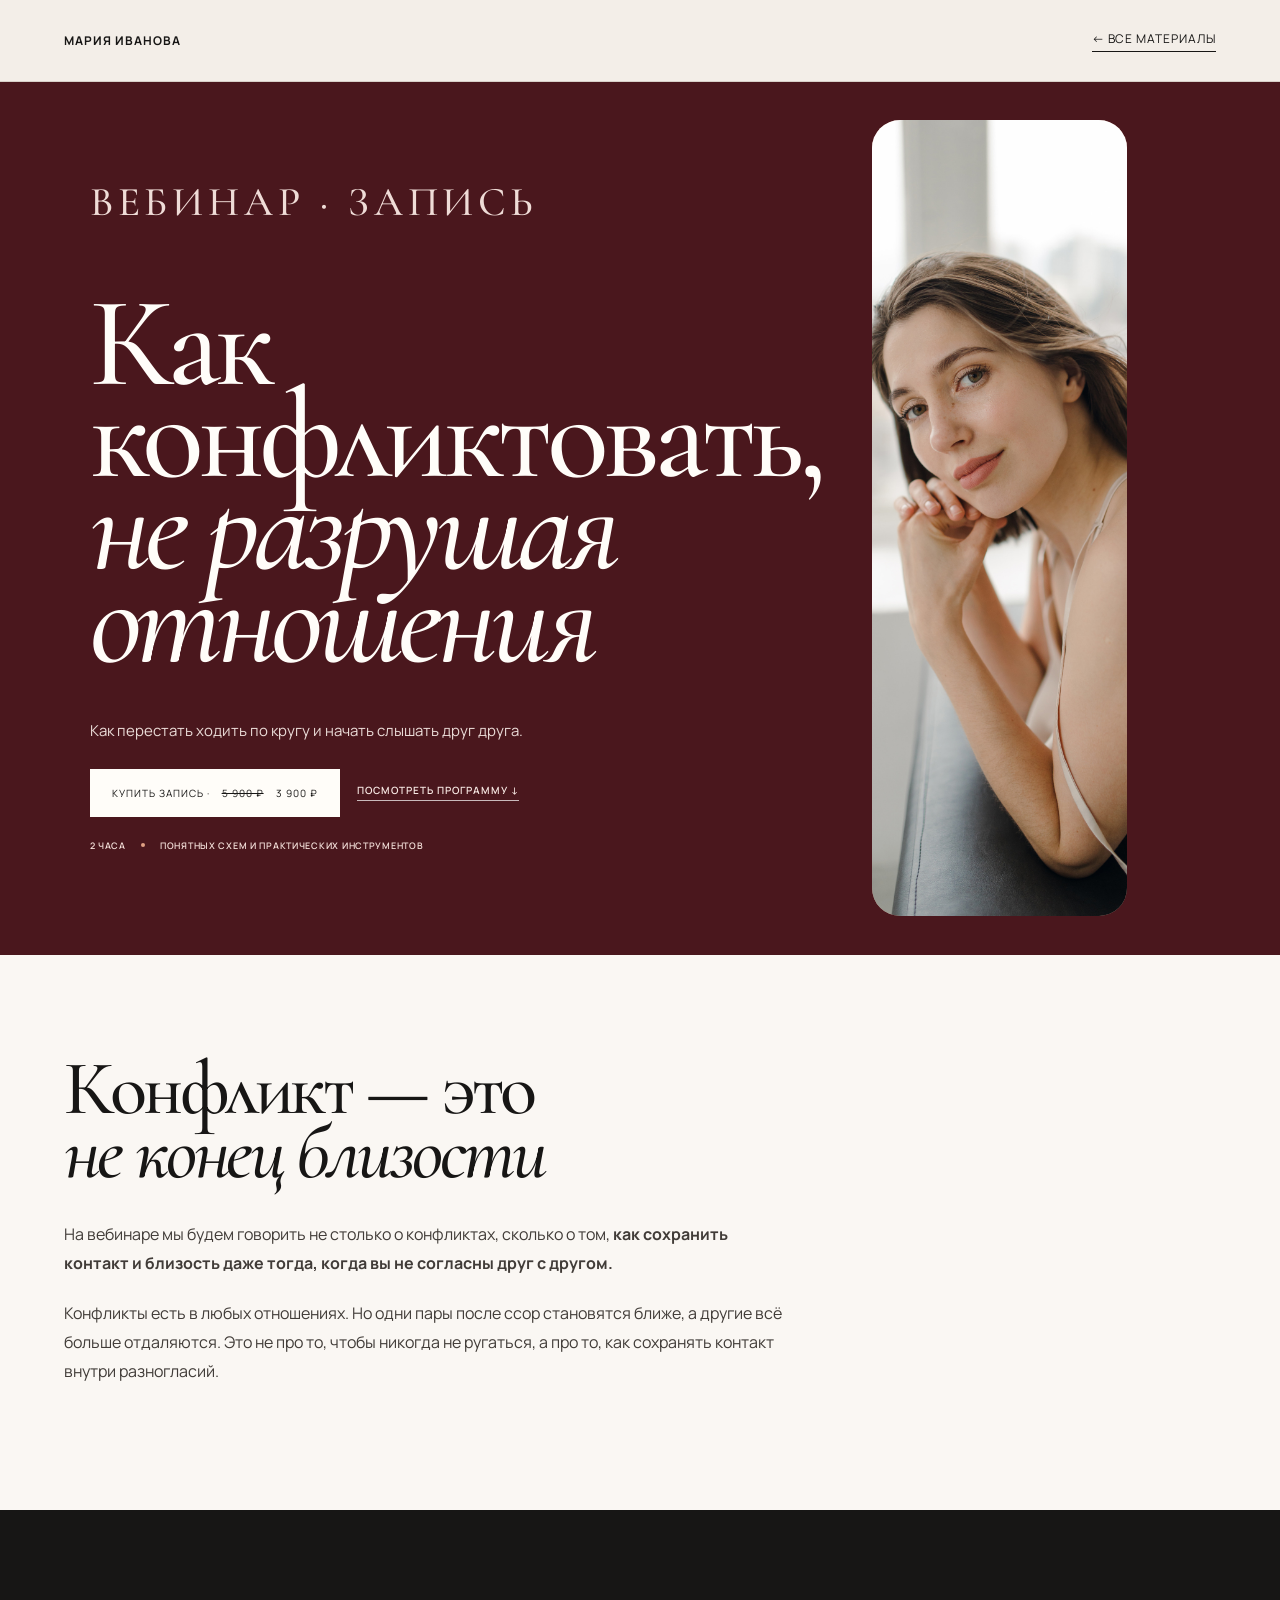
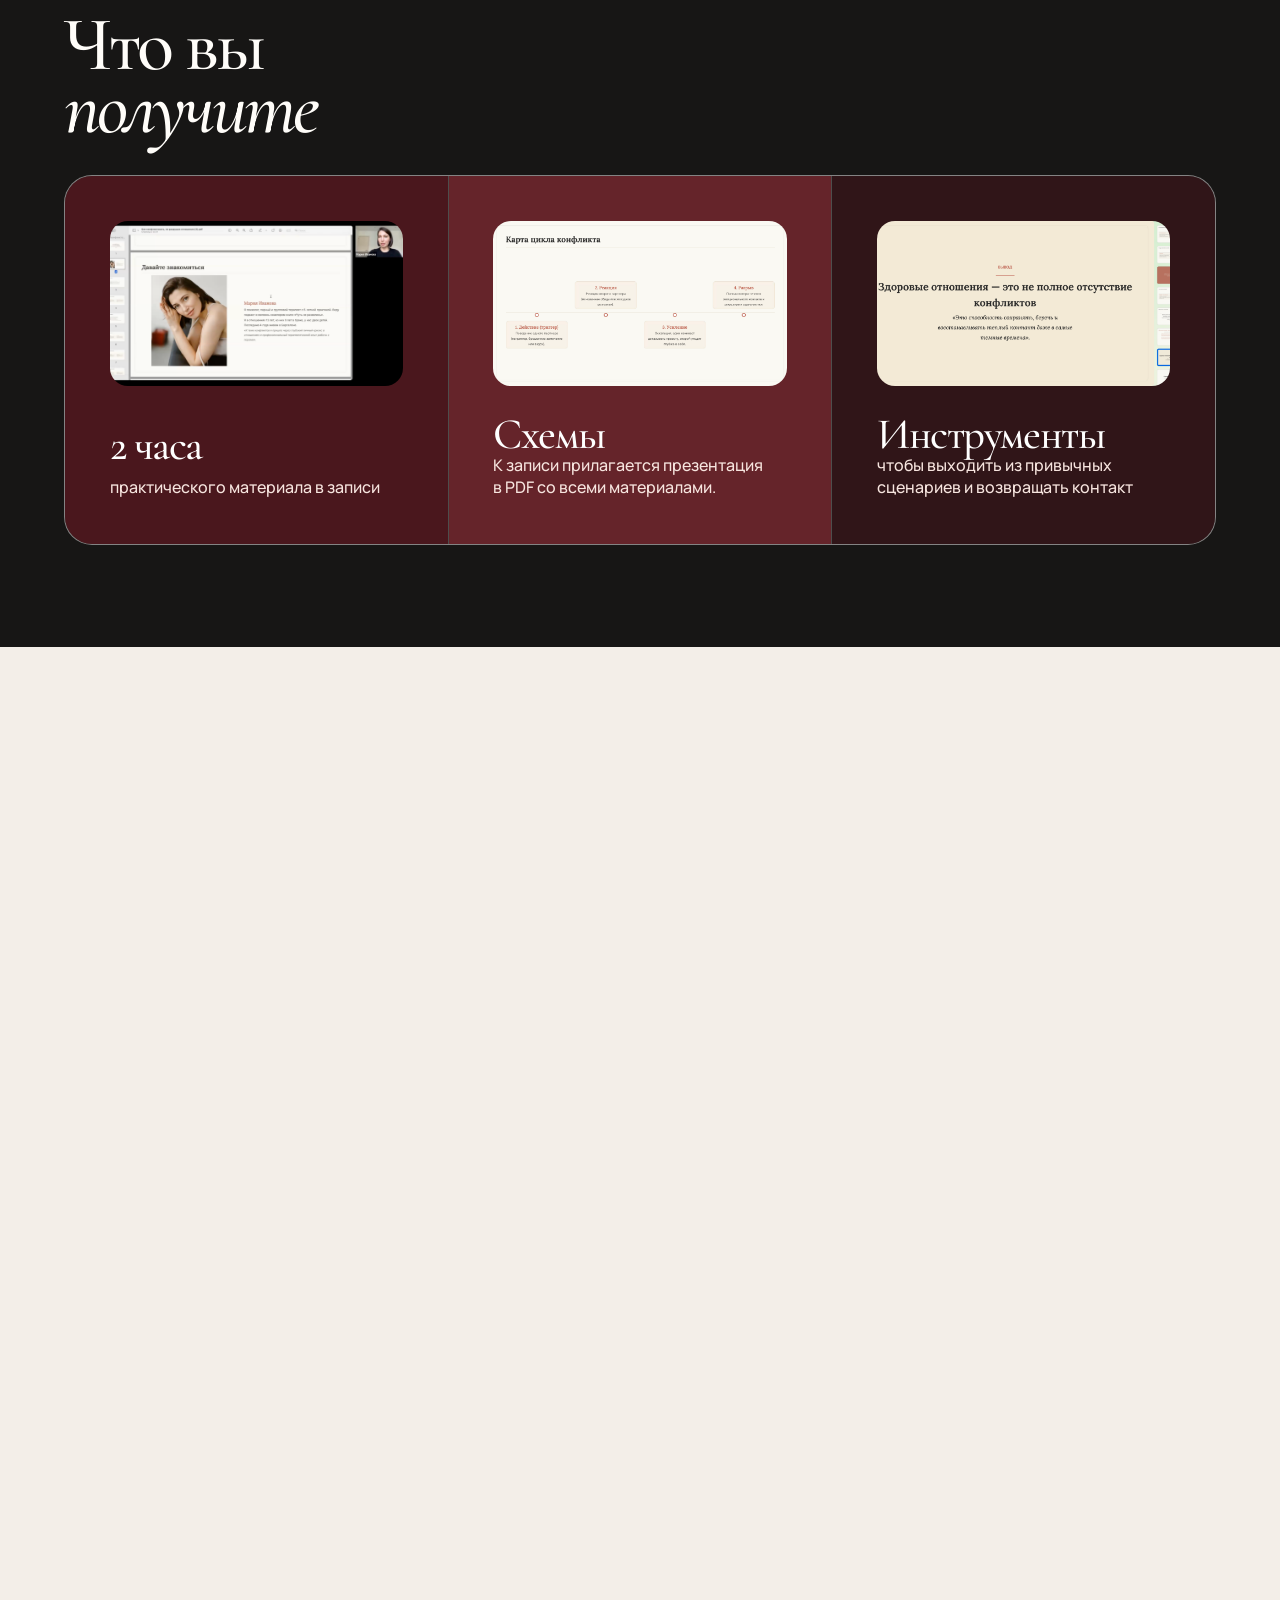
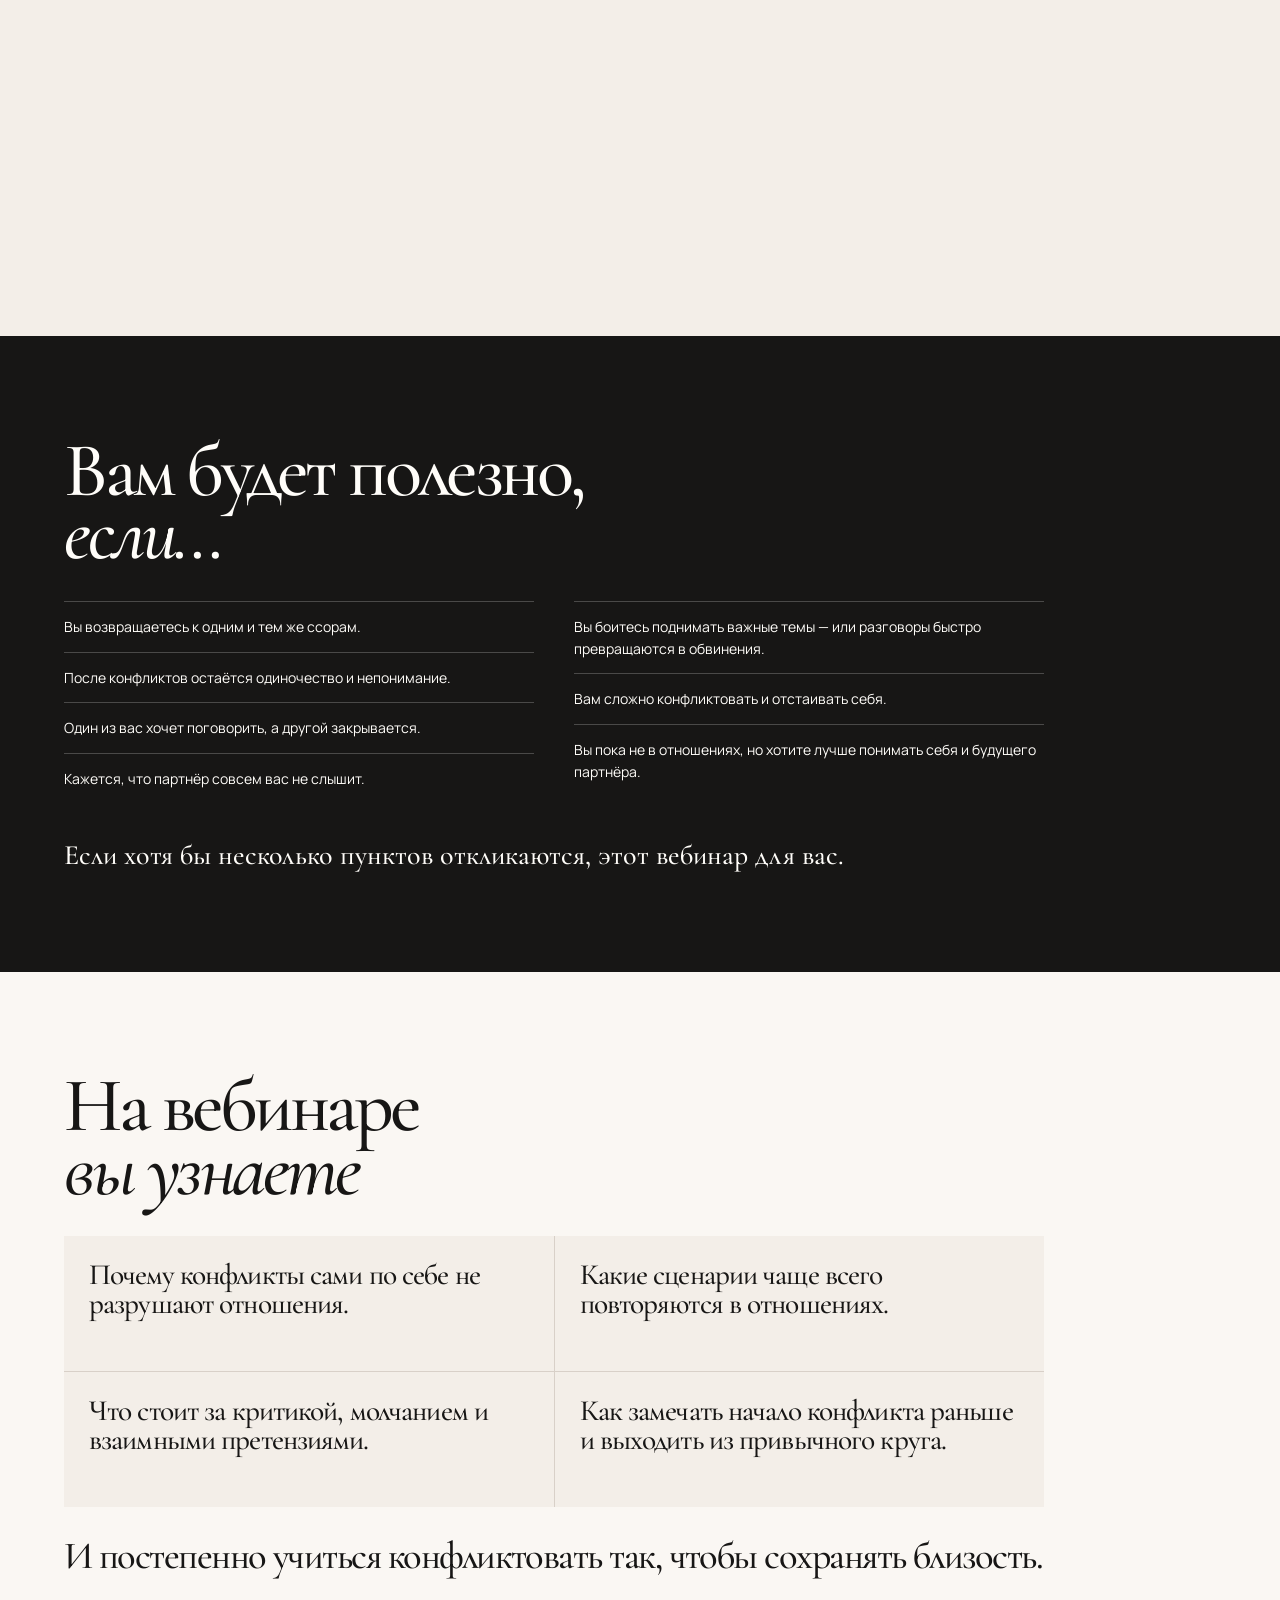
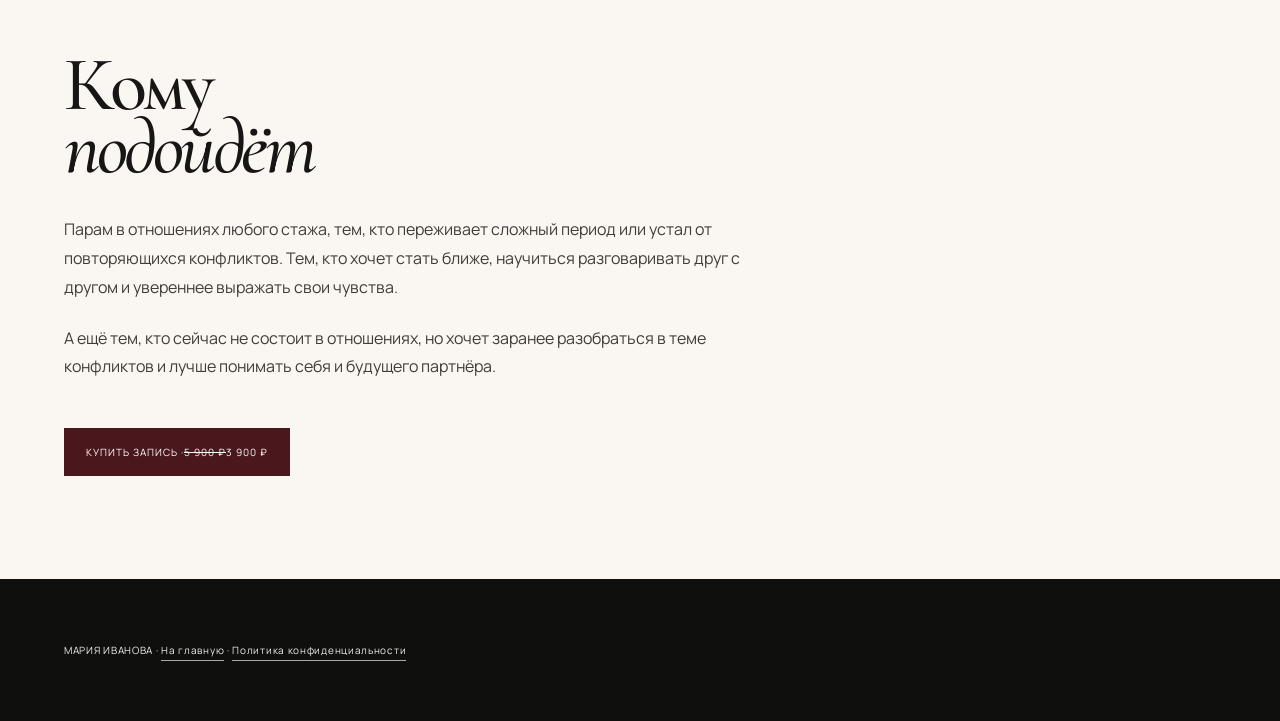
<file: webinar.html>
<!doctype html>
<html lang="ru">
<head><meta charset="utf-8"><meta name="viewport" content="width=device-width,initial-scale=1"><title>Вебинар «Как конфликтовать, не разрушая отношения»</title><link rel="preconnect" href="https://fonts.googleapis.com"><link rel="preconnect" href="https://fonts.gstatic.com" crossorigin><link href="https://fonts.googleapis.com/css2?family=Cormorant+Garamond:wght@400;500;600&family=Manrope:wght@400;600;700&display=swap" rel="stylesheet"><link rel="stylesheet" href="projects.css"><link rel="stylesheet" href="webinar.css"><link rel="stylesheet" href="webinar-interactions.css"><link rel="stylesheet" href="site-polish.css"><script src="webinar-interactions.js" defer></script>  <link rel="stylesheet" href="mobile-release.css">
</head>
<body class="webinar-page"><header class="header"><a class="brand" href="index.html">МАРИЯ ИВАНОВА</a><a class="back" href="index.html#materials">← Все материалы</a></header><main>
<section class="hero webinar-hero"><div class="hero-copy"><p class="eyebrow">ВЕБИНАР · ЗАПИСЬ</p><h1>Как конфликтовать,<br><em>не разрушая отношения</em></h1><div><p class="sub">Как перестать ходить по кругу и начать слышать друг друга.</p><div class="webinar-hero-actions"><a class="button" href="https://t.me/ivanovamashu" target="_blank" rel="noreferrer">Купить запись · <s>5&nbsp;900&nbsp;₽</s> 3&nbsp;900&nbsp;₽</a><a class="webinar-secondary-link" href="#program">Посмотреть программу <span aria-hidden="true">↓</span></a></div><p class="webinar-hero-proof"><span>2 часа</span><span>понятных схем и практических инструментов</span></p></div></div><div class="hero-art webinar-hero-art"><img src="assets/media/webinar-hero.jpg" alt="Мария Иванова"></div></section>
<section class="section"><h2>Конфликт — это<br><em>не конец близости</em></h2><div class="copy"><p>На вебинаре мы будем говорить не столько о конфликтах, сколько о том, <strong>как сохранить контакт и близость даже тогда, когда вы не согласны друг с другом.</strong></p><p>Конфликты есть в любых отношениях. Но одни пары после ссор становятся ближе, а другие всё больше отдаляются. Это не про то, чтобы никогда не ругаться, а про то, как сохранять контакт внутри разногласий.</p></div></section>
<section class="section dark"><h2>Что вы<br><em>получите</em></h2><div class="listen-grid"><a href="https://t.me/ivanovamashu" target="_blank" rel="noreferrer"><img class="webinar-benefit-image" src="assets/webinar/webinar-recording.png" alt="Кадр из записи вебинара"><strong>2 часа</strong><span>практического материала в записи</span></a><a href="https://t.me/ivanovamashu" target="_blank" rel="noreferrer"><img class="webinar-benefit-image" src="assets/webinar/conflict-cycle.png" alt="Схема цикла конфликта"><strong>Схемы</strong><span>К записи прилагается презентация в PDF со всеми материалами.</span></a><a href="https://t.me/ivanovamashu" target="_blank" rel="noreferrer"><img class="webinar-benefit-image" src="assets/webinar/presentation-materials.png" alt="Фрагмент презентации к вебинару"><strong>Инструменты</strong><span>чтобы выходить из привычных сценариев и возвращать контакт</span></a></div></section>
<section class="section webinar-program"><h2>Программа<br><em>вебинара</em></h2><div class="program-list"><article class="program-card"><p class="program-number">БЛОК 01</p><h3>Почему конфликты не разрушают отношения, а могут делать их глубже</h3><p>Поговорим о том, почему конфликт — естественная часть близости и какие мифы мешают чувствовать себя безопасно рядом с партнёром.</p><ul><li>Почему многие боятся ссор и что стоит за этим страхом.</li><li>Какие мифы мешают чувствовать себя безопасно рядом с партнёром.</li><li>Почему близость разрушают не конфликты, а потеря контакта внутри них.</li></ul></article><article class="program-card featured"><p class="program-number">БЛОК 02 · ГЛАВНЫЙ</p><h3>Как устроена эмоциональная близость в паре</h3><p>Разберём, что такое привязанность и почему она лежит в основе долгосрочных отношений.</p><ul><li>Как потребность в любви и безопасности влияет на реакции.</li><li>Почему один партнёр начинает давить, а другой — закрываться.</li><li>Что такое цикл отношений, как он формируется и какую роль в нём играет злость.</li><li>Почему вы боретесь не друг с другом, а с циклом, который вас отдаляет.</li></ul><p class="program-note">После этого блока многие впервые начинают видеть не «виноватого», а то, что происходит между ними.</p></article><article class="program-card"><p class="program-number">БЛОК 03</p><h3>Как возвращать близость вместо привычных ссор</h3><p>Разберём практические инструменты, которые помогут постепенно менять привычный сценарий.</p><ul><li>Как замечать цикл прямо во время конфликта.</li><li>Какие вопросы помогают лучше понимать себя и партнёра.</li><li>Как говорить о чувствах и потребностях так, чтобы вас было легче услышать.</li><li>Как использовать «я‑сообщения» как способ сохранять контакт.</li><li>Что можно делать во время конфликта, чтобы возвращаться друг к другу.</li></ul></article></div><p class="program-outro">В результате у вас сложится целостное понимание того, <strong>как рождается эмоциональная близость, почему она теряется и что можно делать, чтобы отношения становились более безопасными, тёплыми и живыми.</strong></p></section>
<section class="section dark webinar-audience"><h2>Вам будет полезно,<br><em>если…</em></h2><div class="audience-grid"><ul><li>Вы возвращаетесь к одним и тем же ссорам.</li><li>После конфликтов остаётся одиночество и непонимание.</li><li>Один из вас хочет поговорить, а другой закрывается.</li><li>Кажется, что партнёр совсем вас не слышит.</li></ul><ul><li>Вы боитесь поднимать важные темы — или разговоры быстро превращаются в обвинения.</li><li>Вам сложно конфликтовать и отстаивать себя.</li><li>Вы пока не в отношениях, но хотите лучше понимать себя и будущего партнёра.</li></ul></div><p class="audience-intro">Если хотя бы несколько пунктов откликаются, этот вебинар для вас.</p></section>
<section class="section webinar-results"><h2>На вебинаре<br><em>вы узнаете</em></h2><div class="results-grid"><p>Почему конфликты сами по себе не разрушают отношения.</p><p>Какие сценарии чаще всего повторяются в отношениях.</p><p>Что стоит за критикой, молчанием и взаимными претензиями.</p><p>Как замечать начало конфликта раньше и выходить из привычного круга.</p></div><p class="results-lead">И постепенно учиться конфликтовать так, чтобы сохранять близость.</p></section>
<section class="section webinar-final"><h2>Кому<br><em>подойдёт</em></h2><div class="copy"><p>Парам в отношениях любого стажа, тем, кто переживает сложный период или устал от повторяющихся конфликтов. Тем, кто хочет стать ближе, научиться разговаривать друг с другом и увереннее выражать свои чувства.</p><p>А ещё тем, кто сейчас не состоит в отношениях, но хочет заранее разобраться в теме конфликтов и лучше понимать себя и будущего партнёра.</p></div><a class="button" style="background:#4a171d;color:#fff" href="https://t.me/ivanovamashu" target="_blank" rel="noreferrer">Купить запись · <s>5&nbsp;900&nbsp;₽</s> 3&nbsp;900&nbsp;₽</a></section>
</main><footer>МАРИЯ ИВАНОВА · <a href="index.html">На главную</a> · <a href="https://docs.google.com/document/d/1jJrxUQTdcYmoiHG6iULY5j0RmMz5Nk9X/edit?usp=drive_link&amp;ouid=116550774766761520016&amp;rtpof=true&amp;sd=true" target="_blank" rel="noreferrer">Политика конфиденциальности</a></footer>  <script src="mobile-release.js"></script>
</body></html>
</file>
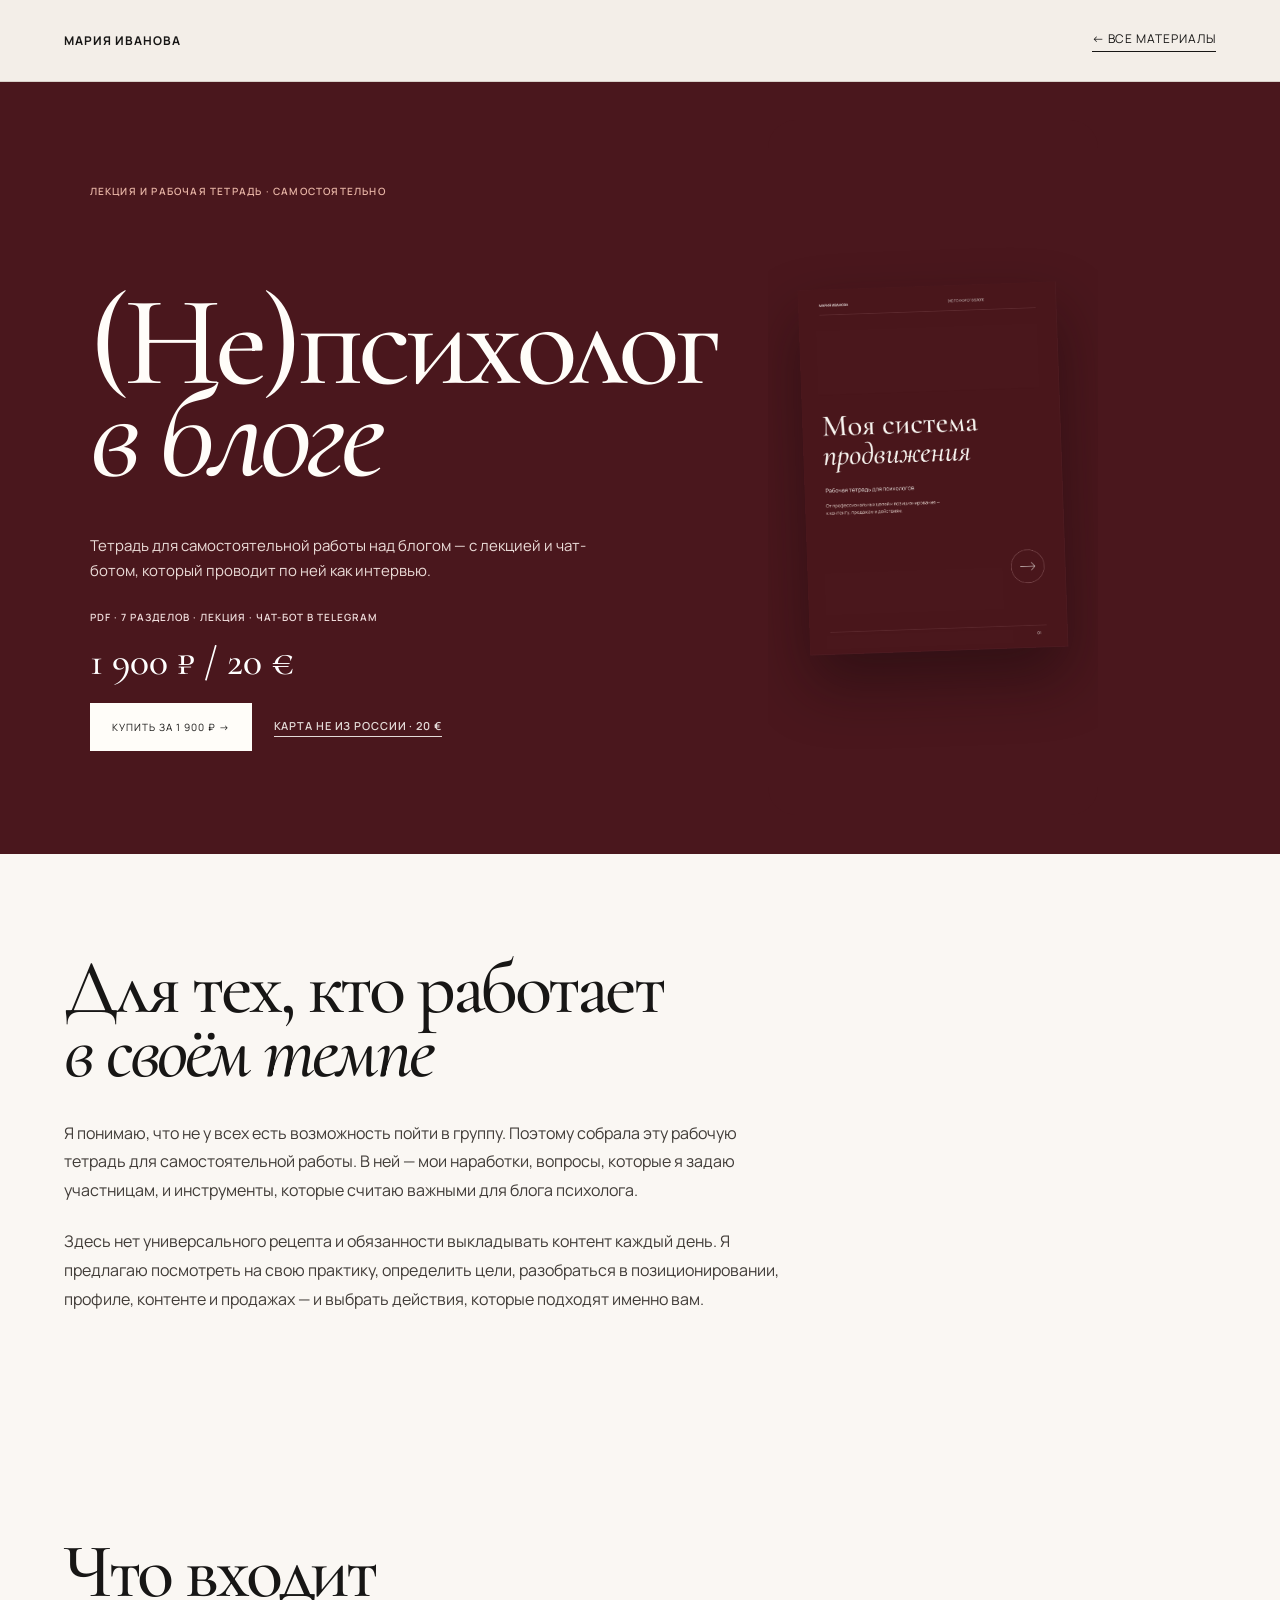
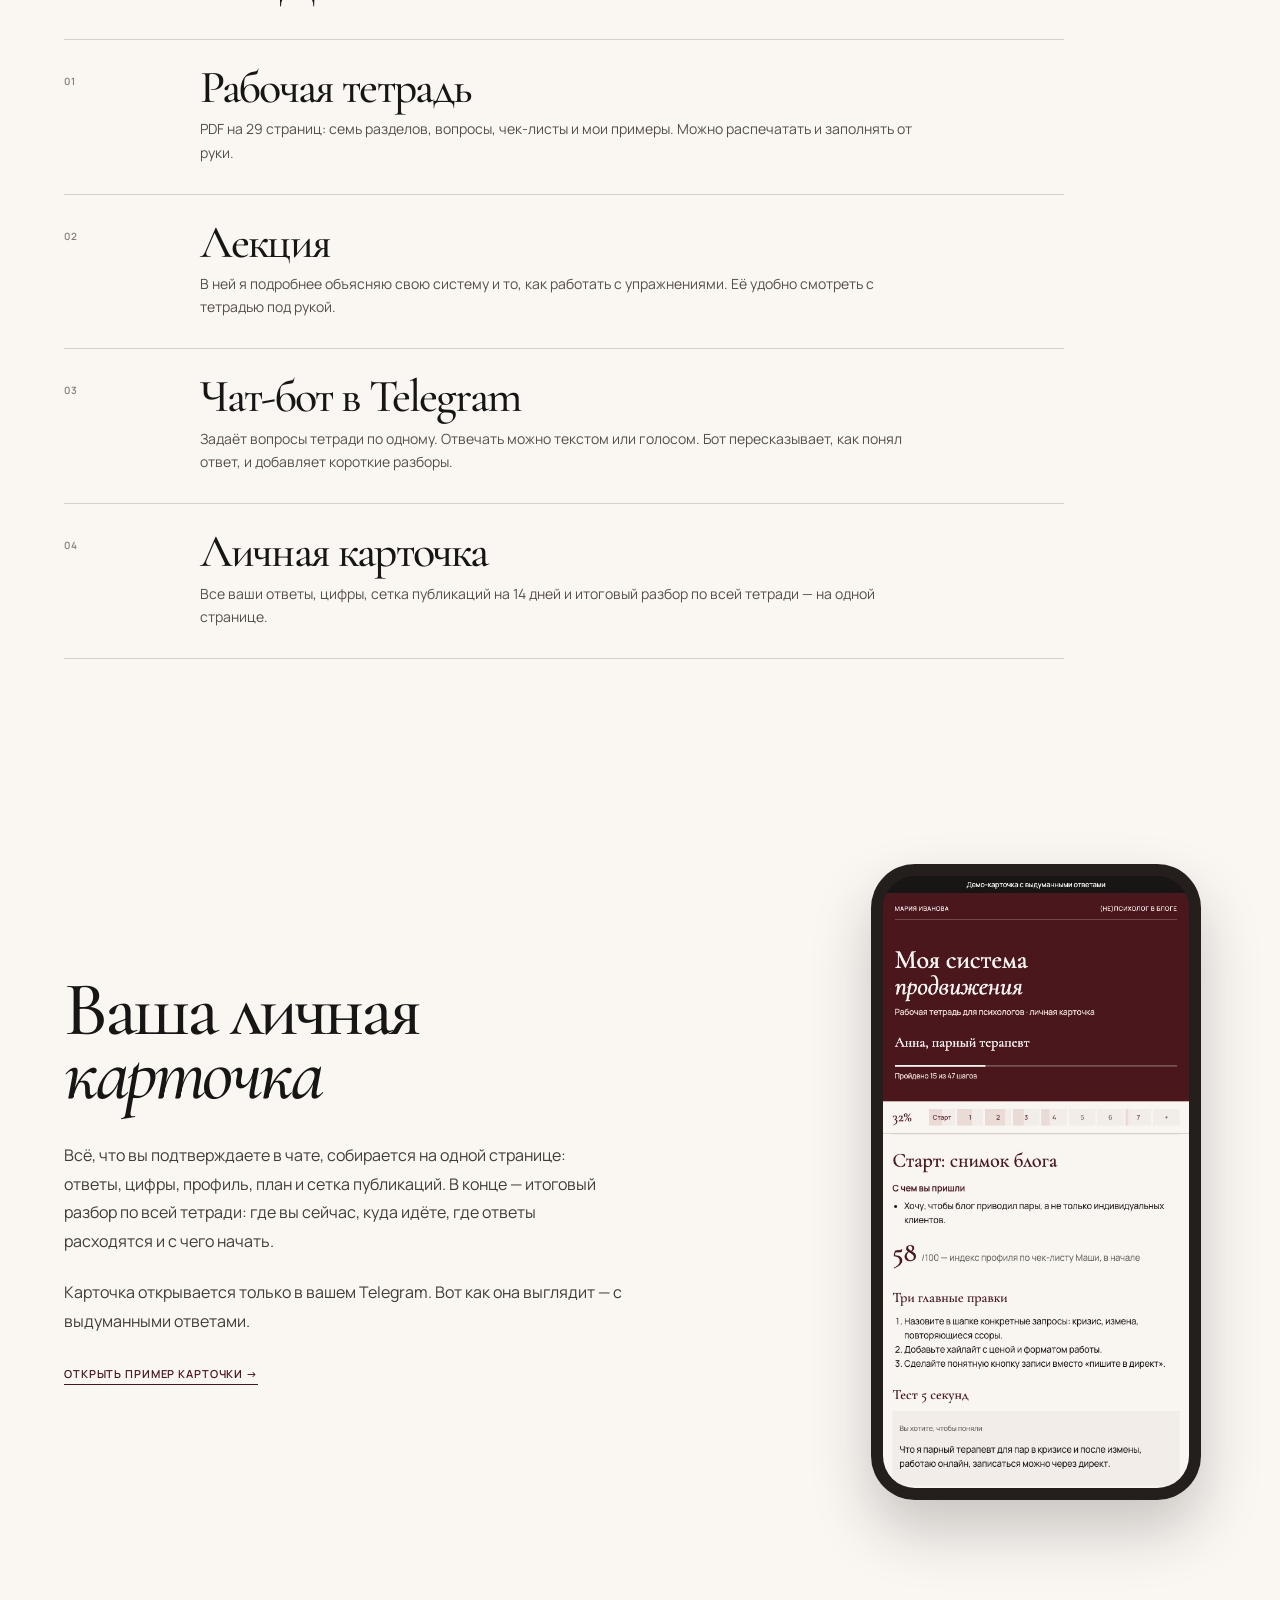
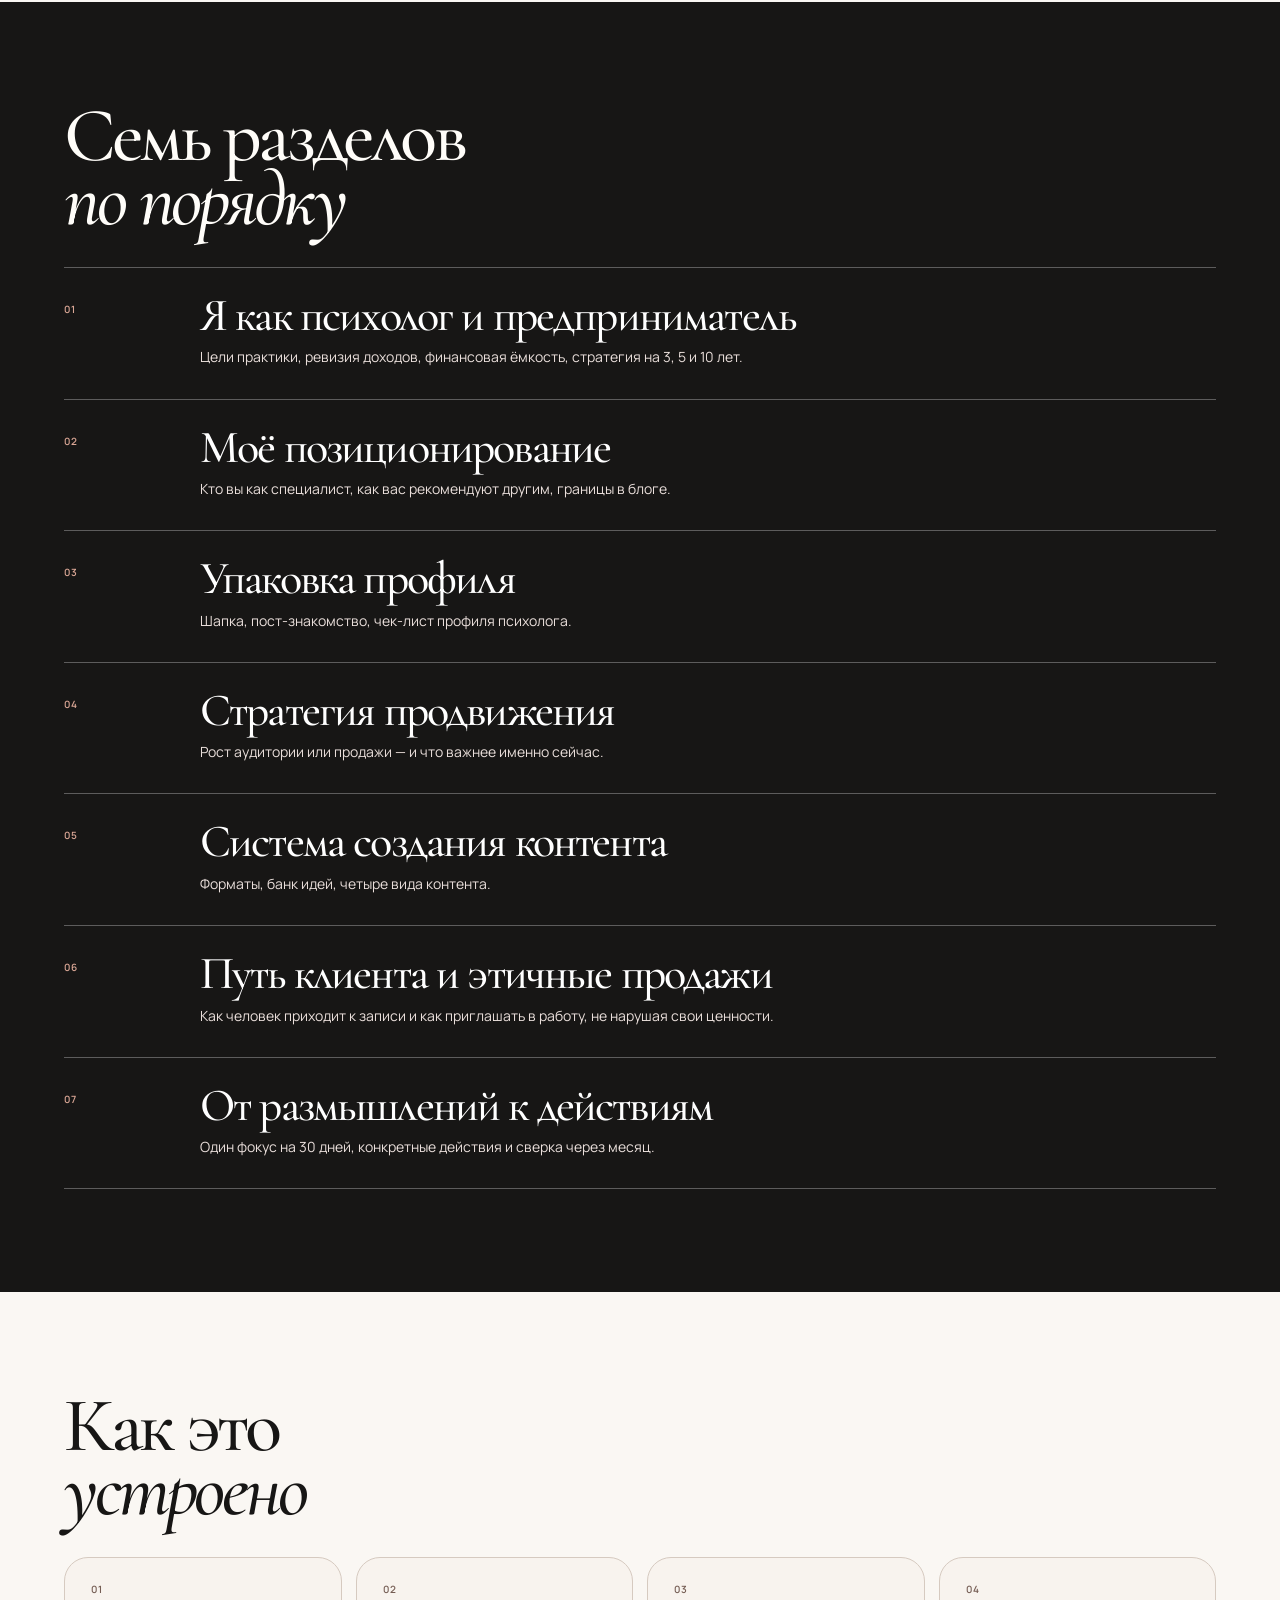
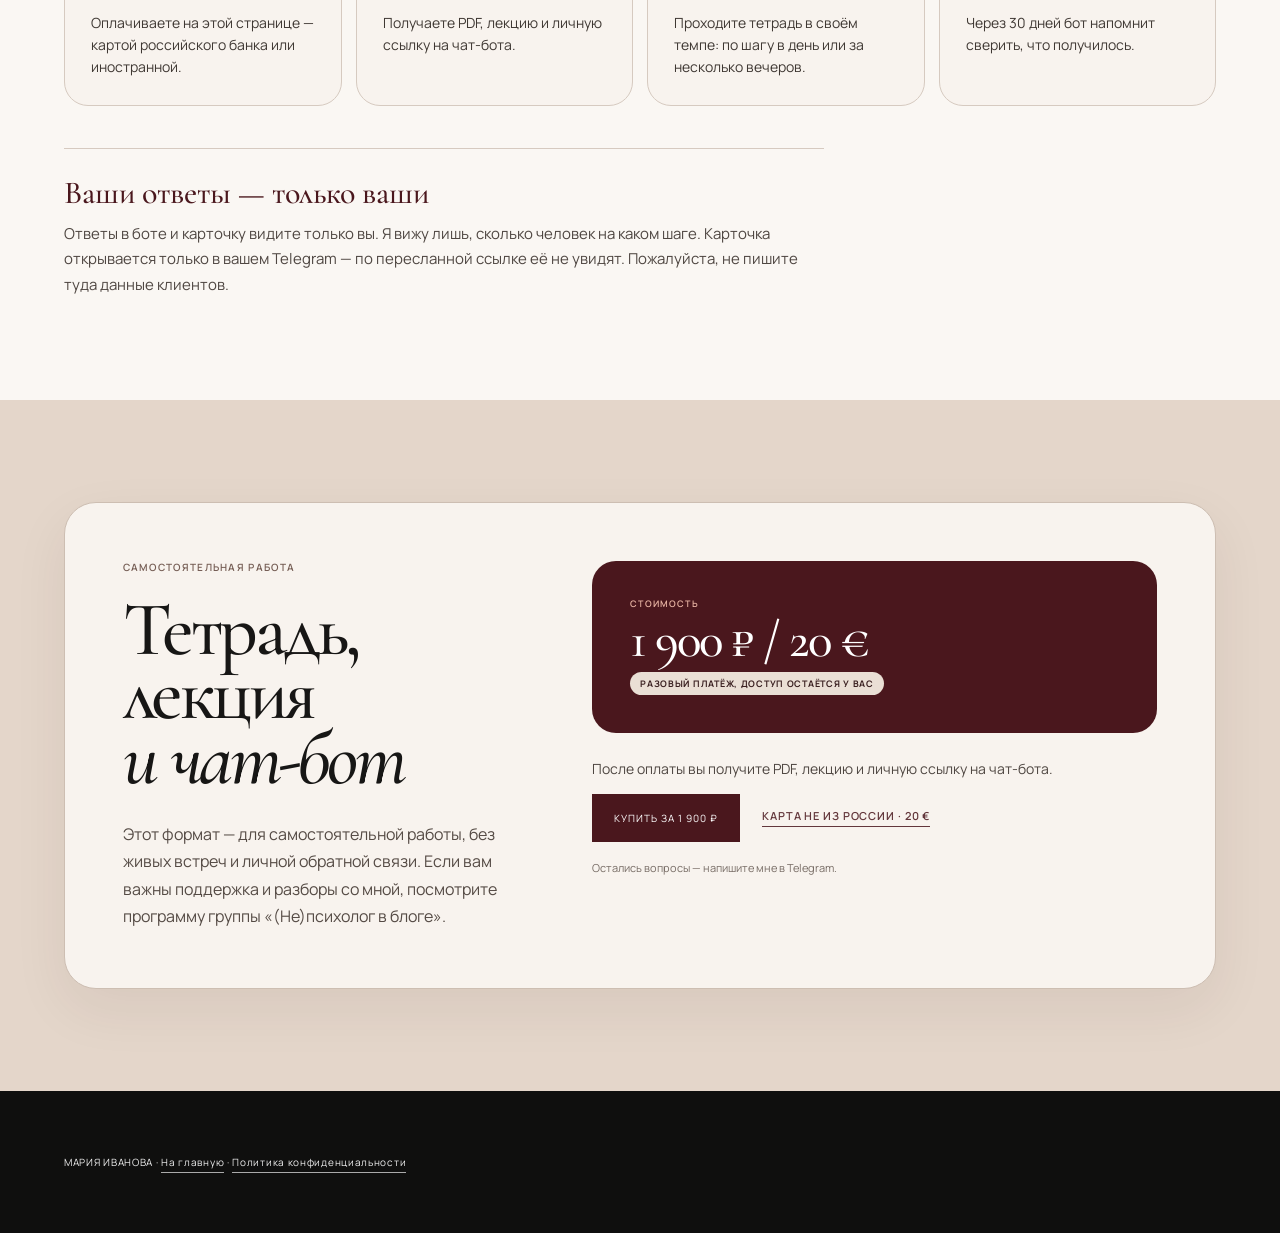
<file: workbook.html>
<!doctype html>
<html lang="ru">
<head><meta charset="utf-8"><meta name="viewport" content="width=device-width,initial-scale=1"><title>Рабочая тетрадь «(Не)психолог в блоге»</title>
<meta name="description" content="Рабочая тетрадь для психологов, которые хотят, чтобы блог приводил клиентов: PDF, лекция и чат-бот в Telegram. 1 900 ₽ / 20 €.">
<link rel="preconnect" href="https://fonts.googleapis.com"><link rel="preconnect" href="https://fonts.gstatic.com" crossorigin><link href="https://fonts.googleapis.com/css2?family=Cormorant+Garamond:wght@400;500;600&family=Manrope:wght@400;500;600;700&display=swap" rel="stylesheet"><link rel="stylesheet" href="projects.css"><link rel="stylesheet" href="psychologists.css"><link rel="stylesheet" href="site-polish.css"><link rel="stylesheet" href="mobile-release.css"><link rel="stylesheet" href="workbook.css">
</head>
<body class="psychologists-page workbook-page"><header class="header"><a class="brand" href="https://ivanovamashu.ru/">МАРИЯ ИВАНОВА</a><a class="back" href="https://ivanovamashu.ru/#materials">← Все материалы</a></header><main>

<section class="hero workbook-hero"><div class="hero-copy"><p class="eyebrow">ЛЕКЦИЯ И РАБОЧАЯ ТЕТРАДЬ · САМОСТОЯТЕЛЬНО</p><h1>(Не)психолог<br><em>в блоге</em></h1><div><p class="sub">Тетрадь для самостоятельной работы над блогом — с лекцией и чат-ботом, который проводит по ней как интервью.</p><p class="psychologists-start">PDF · 7 разделов · лекция · чат-бот в Telegram</p><p class="psychologists-price">1&nbsp;900&nbsp;₽ / 20&nbsp;€</p><div class="workbook-pay"><a class="button" href="https://bot-production-15ad.up.railway.app/buy/rub" target="_blank" rel="noreferrer">Купить за 1&nbsp;900&nbsp;₽ →</a><a class="workbook-pay-alt" href="https://bot-production-15ad.up.railway.app/buy/eur" target="_blank" rel="noreferrer">Карта не из России · 20&nbsp;€</a></div></div></div><div class="hero-art workbook-hero-art"><img src="assets/workbook/cover.jpg" alt="Обложка рабочей тетради «Моя система продвижения»"></div></section>

<section class="section"><h2>Для тех, кто работает<br><em>в своём темпе</em></h2><div class="copy"><p>Я понимаю, что не у всех есть возможность пойти в группу. Поэтому собрала эту рабочую тетрадь для самостоятельной работы. В ней — мои наработки, вопросы, которые я задаю участницам, и инструменты, которые считаю важными для блога психолога.</p><p>Здесь нет универсального рецепта и обязанности выкладывать контент каждый день. Я предлагаю посмотреть на свою практику, определить цели, разобраться в позиционировании, профиле, контенте и продажах — и выбрать действия, которые подходят именно вам.</p></div></section>

<section class="section"><h2>Что входит</h2><div class="psychologists-editorial-list psychologists-included"><article><span>01</span><div><h3>Рабочая тетрадь</h3><p>PDF на 29 страниц: семь разделов, вопросы, чек-листы и мои примеры. Можно распечатать и заполнять от руки.</p></div></article><article><span>02</span><div><h3>Лекция</h3><p>В ней я подробнее объясняю свою систему и то, как работать с упражнениями. Её удобно смотреть с тетрадью под рукой.</p></div></article><article><span>03</span><div><h3>Чат-бот в Telegram</h3><p>Задаёт вопросы тетради по одному. Отвечать можно текстом или голосом. Бот пересказывает, как понял ответ, и добавляет короткие разборы.</p></div></article><article><span>04</span><div><h3>Личная карточка</h3><p>Все ваши ответы, цифры, сетка публикаций на 14 дней и итоговый разбор по всей тетради — на одной странице.</p></div></article></div></section>

<section class="section workbook-example"><div class="workbook-example-copy"><h2>Ваша личная<br><em>карточка</em></h2><div class="copy"><p>Всё, что вы подтверждаете в чате, собирается на одной странице: ответы, цифры, профиль, план и сетка публикаций. В конце — итоговый разбор по всей тетради: где вы сейчас, куда идёте, где ответы расходятся и с чего начать.</p><p>Карточка открывается только в вашем Telegram. Вот как она выглядит — с выдуманными ответами.</p></div><a class="workbook-example-link" href="https://bot-production-15ad.up.railway.app/demo" target="_blank" rel="noreferrer">Открыть пример карточки →</a></div><a class="workbook-phone" href="https://bot-production-15ad.up.railway.app/demo" target="_blank" rel="noreferrer"><img src="assets/workbook/card-example.jpg" alt="Пример личной карточки: прогресс по разделам, индекс профиля, главные правки"></a></section>

<section class="section dark psychologists-result"><h2>Семь разделов<br><em>по порядку</em></h2><div class="psychologists-editorial-list"><article><span>01</span><div><h3>Я как психолог и предприниматель</h3><p>Цели практики, ревизия доходов, финансовая ёмкость, стратегия на 3, 5 и 10 лет.</p></div></article><article><span>02</span><div><h3>Моё позиционирование</h3><p>Кто вы как специалист, как вас рекомендуют другим, границы в блоге.</p></div></article><article><span>03</span><div><h3>Упаковка профиля</h3><p>Шапка, пост-знакомство, чек-лист профиля психолога.</p></div></article><article><span>04</span><div><h3>Стратегия продвижения</h3><p>Рост аудитории или продажи — и что важнее именно сейчас.</p></div></article><article><span>05</span><div><h3>Система создания контента</h3><p>Форматы, банк идей, четыре вида контента.</p></div></article><article><span>06</span><div><h3>Путь клиента и этичные продажи</h3><p>Как человек приходит к записи и как приглашать в работу, не нарушая свои ценности.</p></div></article><article><span>07</span><div><h3>От размышлений к действиям</h3><p>Один фокус на 30 дней, конкретные действия и сверка через месяц.</p></div></article></div></section>

<section class="section"><h2>Как это<br><em>устроено</em></h2><div class="workbook-steps"><article><span>01</span><p>Оплачиваете на этой странице — картой российского банка или иностранной.</p></article><article><span>02</span><p>Получаете PDF, лекцию и личную ссылку на чат-бота.</p></article><article><span>03</span><p>Проходите тетрадь в своём темпе: по шагу в день или за несколько вечеров.</p></article><article><span>04</span><p>Через 30 дней бот напомнит сверить, что получилось.</p></article></div>
<div class="workbook-privacy"><h3>Ваши ответы — только ваши</h3><p>Ответы в боте и карточку видите только вы. Я вижу лишь, сколько человек на каком шаге. Карточка открывается только в вашем Telegram — по пересланной ссылке её не увидят. Пожалуйста, не пишите туда данные клиентов.</p></div></section>

<section class="section psychologists-signup" id="buy"><div class="psychologists-offer"><div class="psychologists-offer-intro"><p class="eyebrow">САМОСТОЯТЕЛЬНАЯ РАБОТА</p><h2>Тетрадь, лекция<br><em>и чат-бот</em></h2><p>Этот формат — для самостоятельной работы, без живых встреч и личной обратной связи. Если вам важны поддержка и разборы со мной, <a href="https://ivanovamashu.ru/psychologists#psychologists-group">посмотрите программу группы «(Не)психолог в блоге»</a>.</p></div><div class="psychologists-offer-details"><div class="psychologists-offer-prices workbook-prices"><div class="psychologists-early-price"><span>Стоимость</span><strong>1&nbsp;900&nbsp;₽ / 20&nbsp;€</strong><small>разовый платёж, доступ остаётся у вас</small></div></div><p class="psychologists-offer-copy">После оплаты вы получите PDF, лекцию и личную ссылку на чат-бота.</p><div class="workbook-pay"><a class="button psychologists-offer-button" href="https://bot-production-15ad.up.railway.app/buy/rub" target="_blank" rel="noreferrer">Купить за 1&nbsp;900&nbsp;₽</a><a class="workbook-pay-alt" href="https://bot-production-15ad.up.railway.app/buy/eur" target="_blank" rel="noreferrer">Карта не из России · 20&nbsp;€</a></div><p class="psychologists-offer-note">Остались вопросы — <a href="https://t.me/ivanovamashu" target="_blank" rel="noreferrer">напишите мне в Telegram</a>.</p></div></div></section>
</main><footer>МАРИЯ ИВАНОВА · <a href="https://ivanovamashu.ru/">На главную</a> · <a href="https://docs.google.com/document/d/1jJrxUQTdcYmoiHG6iULY5j0RmMz5Nk9X/edit?usp=drive_link&amp;ouid=116550774766761520016&amp;rtpof=true&amp;sd=true" target="_blank" rel="noreferrer">Политика конфиденциальности</a></footer>  <script src="mobile-release.js"></script>
</body></html>
</file>
<file: materials.css>
.materials-new{background:#ddd3c9}.materials-new .section-top-v5{margin-bottom:45px}.product-grid{display:grid;grid-template-columns:repeat(3,1fr);gap:14px}.product-card{min-height:520px;padding:28px;display:flex;flex-direction:column;justify-content:space-between;color:#171615;background:#f8f4ef;border:1px solid rgba(23,22,21,.18)}.product-webinar{background:#4a171d;color:#fff}.product-emotions{background:#e8ddd2}.product-partner{background:#cdb7a5}.product-kind{font:500 9px/1 Manrope,sans-serif;letter-spacing:.13em;color:inherit;opacity:.72}.product-card h3{font:500 clamp(36px,3.2vw,52px)/.84 "Cormorant Garamond",serif;letter-spacing:-.04em;margin:0 0 22px}.product-card h3 em{font-style:italic}.product-card p{font:13px/1.65 Manrope,sans-serif;max-width:350px;margin:0}.product-bottom{display:flex;justify-content:space-between;align-items:flex-end;gap:18px;padding-top:26px;border-top:1px solid currentColor}.product-bottom strong{font:500 28px/.9 "Cormorant Garamond",serif}.product-bottom>div{display:flex;gap:18px;align-items:center}.product-bottom a{font:500 10px/1 Manrope,sans-serif;letter-spacing:.09em;text-transform:uppercase;border-bottom:1px solid currentColor;padding-bottom:4px}.product-action{background:#171615;color:#fff;border:0!important;padding:14px 16px!important}.product-webinar .product-action{background:#fff;color:#171615}@media(max-width:800px){.product-grid{grid-template-columns:1fr}.product-card{min-height:390px}.product-card h3{font-size:45px}}
</file>
<file: diplomas.css>
/* Компактные превью дипломов: фиксируем размер карточки вместо исходного размера файла. */
.diploma-track .diploma-card{flex:0 0 245px;width:245px;border-radius:22px;overflow:hidden}
.diploma-track .diploma-card:has(img){padding:14px 14px 0;background:var(--paper)}
.diploma-track .diploma-card img{width:100%;height:154px;aspect-ratio:auto;object-fit:contain;background:#fff}
.diploma-track .diploma-meta{min-height:102px}
.diploma-track .future-study-card{display:flex;flex-direction:column;justify-content:space-between;padding:24px;background:#4a171d;color:#fff;border:0;cursor:default}
.diploma-track .future-study-card .future-study-label{font:600 9px/1.2 Manrope,sans-serif;letter-spacing:.12em;text-transform:uppercase;color:#dac6c6}
.diploma-track .future-study-card p{font:500 28px/.95 "Cormorant Garamond",serif;margin:26px 0 0}
.diploma-track .future-study-card span{font:500 10px/1.45 Manrope,sans-serif;color:#e7d8d8}
@media(max-width:800px){.diploma-track .diploma-card{flex-basis:64vw;width:64vw}.diploma-track .diploma-card img{width:100%;height:42vw}}
.diploma-track .diploma-more{padding:0;background:#e8dfd5;cursor:default}.diploma-more-button{width:100%;height:100%;min-height:270px;padding:24px;border:0;background:transparent;color:inherit;display:flex;align-items:center;justify-content:space-between;gap:18px;cursor:pointer;text-align:left;font:500 clamp(25px,2.6vw,34px)/.95 "Cormorant Garamond",Georgia,serif}.diploma-more-button span:last-child{font:400 36px/1 Manrope,Arial,sans-serif}
</file>
<file: site-polish.css>
/* Финальный общий слой: единая система без изменения согласованного содержания. */
:root{--site-paper:#faf7f3;--site-cream:#f3eee8;--site-ink:#171615;--site-muted:#716a64;--site-burgundy:#4a171d;--site-line:#d8d0c8;--site-radius:28px;--site-radius-sm:18px;--site-gutter:clamp(20px,5vw,72px);--site-section:clamp(64px,8vw,128px)}
html{scroll-behavior:smooth;scroll-padding-top:88px}body{overflow-x:hidden;text-rendering:optimizeLegibility;-webkit-font-smoothing:antialiased}img{max-width:100%;height:auto}a,button{transition:color .2s ease,background-color .2s ease,border-color .2s ease,transform .2s ease,box-shadow .2s ease}a:focus-visible,button:focus-visible,[tabindex]:focus-visible{outline:2px solid var(--site-burgundy);outline-offset:4px}.header{padding-left:var(--site-gutter)!important;padding-right:var(--site-gutter)!important}.header a{white-space:nowrap}.button,.cta,.header-cta{min-height:44px;display:inline-flex;align-items:center;justify-content:center}.button:hover,.cta:hover{transform:translateY(-2px);box-shadow:0 8px 20px rgba(23,22,21,.14)}

/* Общий ритм редакционных страниц и читаемые колонки. */
.intro,.journal-intro{padding-left:var(--site-gutter)!important;padding-right:var(--site-gutter)!important}.section,.journal-section,.journal-full,.therapy-block,.therapy-explore,.therapy-banner,.content{padding-left:var(--site-gutter)!important;padding-right:var(--site-gutter)!important}.copy,.therapy-copy,.journal-copy{max-width:720px}.copy p,.therapy-copy p,.journal-copy p{overflow-wrap:break-word}.kicker,.eyebrow{letter-spacing:.12em}.facts span,.purchase-group a,.link-grid a,.listen-grid a{min-height:48px}.hero-art,.hero-photo,.about-image,.project-visual,.podcast-media-photo,.book-hero-photo,.book-presentation-photo,.book-interview-photo,.journal-person-photo,.psychologists-hero-art{border-radius:var(--site-radius);overflow:hidden}.hero-art img,.hero-photo img,.about-image img,.podcast-media-photo img,.book-hero-photo img,.book-presentation-photo img,.book-interview-photo img,.journal-person-photo img,.psychologists-hero-art img{width:100%;height:100%;object-fit:cover}.journal-person-photo img{object-position:center top}.journal-section,.therapy-block{column-gap:clamp(40px,7vw,112px)}

/* Карточки, галереи и изображения. */
.work-card,.material-grid article,.program-card,.psychologists-week,.psychologists-editorial-list article{min-width:0}.podcast-media-card,.podcast-media-card a{min-width:0}.podcast-media-card:hover .podcast-media-photo{transform:translateY(-3px)}.podcast-media-photo{transition:transform .25s ease;box-shadow:0 10px 24px rgba(23,22,21,.06)}.podcast-media-grid,.media-grid-v5{row-gap:clamp(36px,5vw,72px)!important}.psychologists-carousel figure,.review-image,.review-card,.diploma-card{border-radius:var(--site-radius-sm);overflow:hidden}.psychologists-carousel figure img{width:100%;height:100%;object-fit:cover}.diploma-card{border-radius:16px}.diploma-card img{object-fit:contain;background:var(--site-paper);padding:10px 10px 0}.diploma-card:hover{transform:translateY(-3px);box-shadow:0 15px 30px rgba(23,22,21,.12)}

/* Приводим блоки отзывов к рабочей, компактной карусели. */
.review-carousel{min-height:0!important;padding-bottom:clamp(44px,5vw,76px)!important}.review-track{align-items:flex-start!important}.review-card{height:auto!important;min-height:0!important;aspect-ratio:auto!important}.review-image{background:var(--site-paper)}.review-image img{display:block;width:100%;height:auto!important;max-height:min(72vh,760px);object-fit:contain!important;background:var(--site-paper)}.review-controls{margin-top:24px!important}.book-reviews,.podcast-reviews{padding-bottom:clamp(56px,7vw,100px)!important}

/* Страница психологов: без конфликтующих старых локальных размеров. */
.psychologists-intro-section{padding-bottom:clamp(54px,6vw,92px)!important}.psychologists-intro-section h2{max-width:950px}.psychologists-intro-lead{font-size:clamp(26px,3.2vw,45px)!important;line-height:1.08!important;max-width:900px!important}.psychologists-proof{padding-top:clamp(54px,7vw,104px)!important;padding-bottom:clamp(54px,7vw,104px)!important}.psychologists-proof-quote{max-width:960px!important;margin:clamp(48px,6vw,88px) 0 0 auto!important;padding:clamp(26px,4vw,52px) 0 0!important;border-top:1px solid var(--site-ink)!important;font:500 clamp(31px,4.2vw,62px)/.98 "Cormorant Garamond",Georgia,serif!important;letter-spacing:-.035em!important;color:var(--site-burgundy)!important}.psychologists-program,.psychologists-result{padding-top:var(--site-section)!important;padding-bottom:var(--site-section)!important}.psychologists-signup{padding-top:var(--site-section)!important;padding-bottom:var(--site-section)!important}

/* Унификация нижней навигации. */
footer{padding:32px var(--site-gutter)!important}footer a:hover{text-decoration:underline;text-underline-offset:4px}

@media (max-width:1100px){.hero{min-height:auto}.hero-copy{padding-top:clamp(84px,11vw,140px)!important;padding-bottom:clamp(64px,8vw,110px)!important}.hero-art,.hero-photo{min-height:clamp(500px,60vw,720px)}.journal-intro,.intro{padding-top:clamp(80px,11vw,130px)!important}.podcast-media-grid,.media-grid-v5{grid-template-columns:repeat(2,minmax(0,1fr))!important}.work-grid{grid-template-columns:repeat(3,minmax(0,1fr))}.work-card h3{font-size:clamp(40px,4.3vw,51px)}.psychologists-proof-quote{max-width:820px!important}}
@media (max-width:800px){:root{--site-gutter:20px;--site-radius:22px;--site-section:64px}.header{min-height:64px;height:auto!important}.header .back{font-size:10px}.hero,.about-photo-section,.project-section,.statement,.contact-section,.project-layout,.journal-section,.journal-banner,.therapy-block,.therapy-banner,.content{grid-template-columns:1fr!important}.hero-copy{padding:78px var(--site-gutter) 52px!important}.hero h1,.intro h1{font-size:clamp(54px,16vw,82px)!important;line-height:.83!important}.hero-art,.hero-photo{min-height:64vw!important;max-height:72vh}.hero-art img,.hero-photo img{min-height:0!important}.section,.journal-section,.journal-full,.therapy-block,.therapy-explore,.therapy-banner,.content{padding-top:var(--site-section)!important;padding-bottom:var(--site-section)!important}.section h2,.journal-heading h2,.therapy-block-heading h2,.therapy-explore h2{font-size:clamp(46px,13vw,70px)!important;line-height:.86!important}.section-top{margin-bottom:32px!important}.work-grid,.material-grid,.podcast-media-grid,.media-grid-v5,.listen-grid,.link-grid,.stats,.results-grid,.audience-grid{grid-template-columns:1fr!important}.work-card{min-height:300px}.work-card h3{margin-top:45px}.journal-person{grid-template-columns:1fr!important}.journal-person-photo{max-height:none}.journal-person-photo img{aspect-ratio:4/5}.journal-people{gap:48px!important}.therapy-cta{padding:28px!important}.psychologists-intro-lead{font-size:clamp(25px,8.5vw,38px)!important}.psychologists-proof-quote{font-size:clamp(29px,9.2vw,44px)!important;line-height:1!important;margin-top:42px!important}.psychologists-carousel-heading{display:block!important}.psychologists-carousel-controls{margin-top:24px}.psychologists-carousel{gap:14px!important}.psychologists-carousel figure{flex-basis:78vw!important}.psychologists-editorial-list article,.psychologists-week{grid-template-columns:38px 1fr!important;gap:14px!important}.purchase-links{grid-template-columns:1fr!important}.podcast-awards{min-height:0!important;display:grid!important;grid-template-columns:1fr 1fr!important;gap:16px!important}.award-choice,.award-top{position:static!important;transform:none!important;width:100%!important}.review-track{gap:14px!important}.review-card{flex-basis:84vw!important}.review-image img{max-height:70vh}.podcast-socials,.podcast-social-links{padding-top:56px!important;padding-bottom:56px!important}.collaboration-contact,.podcast-collaboration{padding-top:56px!important;padding-bottom:56px!important}}
@media (max-width:520px){.header{gap:12px}.brand{font-size:10px!important}.header .back{max-width:45%;overflow:hidden;text-overflow:ellipsis}.facts{flex-wrap:wrap}.facts span{min-width:0}.actions,.project-actions{gap:14px;flex-wrap:wrap}.button,.cta{width:auto;min-height:46px}.hero-art,.hero-photo{min-height:90vw!important}.hero-art img,.hero-photo img{object-position:center top}.podcast-media-grid,.media-grid-v5{grid-template-columns:1fr!important}.podcast-media-photo{aspect-ratio:3/2}.review-card{flex-basis:88vw!important}.review-image img{max-height:64vh}.podcast-awards{grid-template-columns:1fr!important}.education,.media-section,.project-section,.materials-section,.contact-section{padding-left:var(--site-gutter)!important;padding-right:var(--site-gutter)!important}.psychologists-proof-quote{font-size:clamp(27px,9vw,39px)!important}.therapy-footer-note{padding-left:var(--site-gutter)!important;padding-right:var(--site-gutter)!important}}
@media (prefers-reduced-motion:reduce){*,*:before,*:after{scroll-behavior:auto!important;transition-duration:.01ms!important;animation-duration:.01ms!important;animation-iteration-count:1!important}}

/* Final release pass: a stable mobile header and consistent lower-page rhythm. */
body{min-width:320px}.header{position:relative;z-index:20}footer{padding:clamp(38px,5vw,76px) var(--site-gutter)!important}footer a{text-underline-offset:.18em}.podcast-page .review-carousel,.book-page .review-carousel{margin-bottom:0!important}.podcast-listen .listen-grid{align-items:stretch}.podcast-listen .listen-card{min-height:100%}
@media (min-width:801px) and (max-width:1180px){.work-grid,.media-grid,.products-grid{gap:clamp(18px,2.4vw,30px)}}
@media (max-width:800px){.header{display:grid!important;grid-template-columns:minmax(0,1fr) auto!important;align-items:center!important;gap:10px 16px!important;padding-top:13px!important;padding-bottom:12px!important}.header nav{display:flex!important;grid-column:1/-1;grid-row:2;gap:16px!important;width:100%;overflow-x:auto;padding:5px 0 3px;white-space:nowrap;scrollbar-width:none}.header nav::-webkit-scrollbar{display:none}.header .back,.header .header-cta{justify-self:end}.header nav a{flex:0 0 auto}footer{padding-top:42px!important;padding-bottom:42px!important}.podcast-listen .listen-grid{grid-template-columns:repeat(2,minmax(0,1fr))!important}.review-carousel{padding-bottom:4px!important}.review-controls{margin-top:18px!important}}
@media (max-width:520px){.header{gap:8px 12px!important}.header .brand{font-size:11px!important;letter-spacing:.09em!important}.header .back,.header .header-cta{font-size:11px!important}.podcast-listen .listen-grid{grid-template-columns:1fr!important}.podcast-listen .listen-card{min-height:66px!important}}

/* Редакционная подача материалов и вебинара. */
.media-photo-v5.nuself-photo{background-image:url("assets/media/nuself.jpg")!important;background-size:cover!important;background-position:center!important;background-repeat:no-repeat!important}.media-logo-v5.nuself{font:700 21px/.85 Manrope,Arial,sans-serif!important;letter-spacing:-.08em!important}.media-section-v5>.media-grid-v5>.media-card-v5:nth-child(5) .nuself-photo{background-size:cover!important;background-position:center!important}.media-more-content .media-card-v5:nth-child(7) .media-photo-v5{background-image:url("assets/media/holod-childhood.jpg")!important;background-size:cover!important;background-position:center 38%!important}

.webinar-page .section.dark .listen-grid{display:grid!important;grid-template-columns:repeat(3,minmax(0,1fr))!important;gap:1px!important;max-width:1180px;background:rgba(255,255,255,.24);border:1px solid rgba(255,255,255,.3);border-radius:var(--site-radius);overflow:hidden}.webinar-page .section.dark .listen-grid>a{display:flex!important;min-height:clamp(230px,22vw,315px)!important;padding:clamp(26px,3.5vw,50px)!important;flex-direction:column;justify-content:space-between;background:#4a171d;color:#fff!important;text-decoration:none}.webinar-page .section.dark .listen-grid>a:nth-child(2){background:#65242a}.webinar-page .section.dark .listen-grid>a:nth-child(3){background:#301518}.webinar-page .section.dark .listen-grid>a:hover{transform:none!important;background:#783138!important}.webinar-page .section.dark .listen-grid strong{font:500 clamp(42px,5vw,74px)/.83 "Cormorant Garamond",Georgia,serif!important;letter-spacing:-.04em}.webinar-page .section.dark .listen-grid span{max-width:220px;font:500 13px/1.45 Manrope,Arial,sans-serif!important;color:#f4ddd7!important}.webinar-page .program-card>p:not(.program-number):not(.program-note){font-size:clamp(16px,1.35vw,19px)!important;line-height:1.55!important}.webinar-page .program-card li{font-size:clamp(15px,1.2vw,18px)!important;line-height:1.48!important}.webinar-page .program-card ul{margin-top:26px!important}.webinar-page .program-card{padding:clamp(28px,4vw,52px)!important}
@media(max-width:800px){.webinar-page .section.dark .listen-grid{grid-template-columns:1fr!important}.webinar-page .section.dark .listen-grid>a{min-height:170px!important}.webinar-page .program-card{padding:28px 22px!important}}

/* Динамическая группа: первый экран — текст и ведущие работают как единая композиция. */
.journal-intro .group-hero-layout{display:grid;grid-template-columns:minmax(0,1.08fr) minmax(390px,.92fr);gap:clamp(42px,7vw,112px);align-items:center}.journal-intro .group-hero-copy{min-width:0}.journal-intro .group-hero-people{display:grid;grid-template-columns:repeat(2,minmax(0,1fr));gap:clamp(14px,1.8vw,26px);max-width:none;margin:0;align-self:center}.journal-intro .group-hero-person{margin:0;min-width:0}.journal-intro .group-hero-person img{display:block;width:100%;aspect-ratio:4/5;object-fit:cover;object-position:center 25%;border-radius:var(--site-radius,24px)}.journal-intro .group-hero-person figcaption{padding:14px 2px 0;display:grid;gap:4px}.journal-intro .group-hero-person a{color:inherit;font:500 clamp(22px,2vw,30px)/.95 "Cormorant Garamond",Georgia,serif;text-decoration:none}.journal-intro .group-hero-person a:hover{text-decoration:underline;text-underline-offset:5px}.journal-intro .group-hero-person span{font:500 11px/1.2 Manrope,Arial,sans-serif;letter-spacing:.08em;text-transform:uppercase;color:#746c67}.journal-intro .group-hero-copy .intro-copy{max-width:690px}.journal-intro .group-hero-copy .facts{max-width:740px}
@media(max-width:980px){.journal-intro .group-hero-layout{grid-template-columns:1fr;gap:42px}.journal-intro .group-hero-people{max-width:680px}.journal-intro .group-hero-person img{aspect-ratio:3/4}}
@media(max-width:560px){.journal-intro .group-hero-layout{gap:30px}.journal-intro .group-hero-people{gap:12px}.journal-intro .group-hero-person figcaption{padding-top:10px}.journal-intro .group-hero-person a{font-size:20px}.journal-intro .group-hero-person span{font-size:9px;letter-spacing:.06em}}

/* Карточки вебинара: читаемые пояснения и длинный заголовок без обрезания. */
.webinar-page .section.dark .listen-grid strong{font-size:clamp(34px,3.4vw,52px)!important;line-height:.92!important;letter-spacing:-.035em!important;overflow-wrap:anywhere}.webinar-page .section.dark .listen-grid span{max-width:270px!important;font-size:clamp(16px,1.2vw,19px)!important;line-height:1.42!important;color:#f7e5df!important}.webinar-page .section.dark .listen-grid>a{min-width:0!important}
@media(max-width:800px){.webinar-page .section.dark .listen-grid strong{font-size:clamp(36px,11vw,52px)!important}.webinar-page .section.dark .listen-grid span{font-size:16px!important}}

/* Выравнивание фото на первых экранах: больше воздуха между заголовком и портретом. */
@media(min-width:1100px){.therapy-intro .therapy-intro-photo{transform:translateX(clamp(90px,8vw,165px))}.journal-intro .group-hero-layout{grid-template-columns:minmax(0,.95fr) minmax(580px,1.05fr)}.journal-intro .group-hero-people{width:min(100%,680px);justify-self:end;transform:translateX(clamp(115px,9vw,160px))}.journal-intro .group-hero-person a{font-size:clamp(20px,1.75vw,27px)}}
</file>
<file: mobile-release.css>
/* Final mobile QA layer — intentionally scoped to small screens. */
.mobile-menu-toggle { display: none; }
@media (max-width: 767px) {
  html, body { max-width: 100%; overflow-x: hidden; }
  *, *::before, *::after { box-sizing: border-box; }
  img, video, iframe, svg { max-width: 100%; }

  body { --mobile-gutter: 26px; }
  main, section, header, footer { min-width: 0; }
  main > section, body > section { overflow: hidden; }

  /* Compact, usable mobile header. */
  header { position: relative; padding-left: var(--mobile-gutter) !important; padding-right: var(--mobile-gutter) !important; }
  header nav, header .nav, header .menu, header .header-nav { max-width: 100%; }
  body.mobile-menu-ready header nav,
  body.mobile-menu-ready header .nav,
  body.mobile-menu-ready header .menu,
  body.mobile-menu-ready header .header-nav {
    display: none !important;
  }
  body.mobile-menu-open header nav,
  body.mobile-menu-open header .nav,
  body.mobile-menu-open header .menu,
  body.mobile-menu-open header .header-nav {
    display: flex !important;
    position: absolute; z-index: 1000; top: 100%; left: 0; right: 0;
    padding: 18px var(--mobile-gutter) 24px; background: #f5f0ea;
    flex-direction: column; align-items: flex-start; gap: 15px;
    border-bottom: 1px solid rgba(30,25,22,.18);
  }
  .mobile-menu-toggle {
    display: inline-flex; width: 42px; height: 42px; padding: 0; margin-left: 10px;
    align-items: center; justify-content: center; border: 1px solid currentColor;
    border-radius: 50%; background: transparent; color: inherit; font: inherit;
  }
  .mobile-menu-toggle span, .mobile-menu-toggle::before, .mobile-menu-toggle::after {
    content: ""; display: block; position: absolute; width: 17px; height: 1px; background: currentColor;
  }
  .mobile-menu-toggle::before { transform: translateY(-5px); }
  .mobile-menu-toggle::after { transform: translateY(5px); }
  body.mobile-menu-open .mobile-menu-toggle span { opacity: 0; }
  body.mobile-menu-open .mobile-menu-toggle::before { transform: rotate(45deg); }
  body.mobile-menu-open .mobile-menu-toggle::after { transform: rotate(-45deg); }

  /* Shared mobile typography and spacing. */
  h1 { font-size: clamp(54px, 16vw, 82px) !important; line-height: .9 !important; overflow-wrap: normal; }
  h2 { font-size: clamp(42px, 12vw, 64px) !important; line-height: .96 !important; }
  h3 { line-height: 1.04 !important; }
  p, li { overflow-wrap: break-word; }
  section { padding-top: 64px !important; padding-bottom: 64px !important; }
  section + section { margin-top: 0 !important; }

  /* 1. Homepage: remove the doubled gap below the mobile header. */
  .page-index .hero { padding-top: 0 !important; padding-bottom: 0 !important; }
  .page-index .hero-copy {
    padding: 38px var(--mobile-gutter) 52px !important;
    justify-content: flex-start !important;
  }

  /* Therapy pages: never allow desktop columns to push text off screen. */
  .page-individual [class*="hero"], .page-couples [class*="hero"], .page-group [class*="hero"] {
    width: 100% !important; max-width: none !important; margin-inline: 0 !important;
  }
  .page-individual [class*="hero"] > *, .page-couples [class*="hero"] > *, .page-group [class*="hero"] > * {
    min-width: 0 !important;
  }
  .page-individual h1, .page-individual h2, .page-individual [class*="request"] {
    max-width: calc(100vw - (2 * var(--mobile-gutter))) !important;
    margin-left: 0 !important; transform: none !important;
  }
  .page-individual [class*="request"], .page-individual [class*="queries"] {
    padding-left: var(--mobile-gutter) !important; padding-right: var(--mobile-gutter) !important;
  }
  .page-individual a[href="index.html"], .page-individual a[href*="index"] {
    display: inline-flex !important; max-width: calc(100vw - 52px); white-space: nowrap;
  }
  .page-individual .therapy-intro,
  .page-individual .therapy-block,
  .page-individual .therapy-banner,
  .page-individual .therapy-explore {
    width: 100% !important;
    max-width: 100% !important;
    margin-inline: auto !important;
    padding-left: var(--mobile-gutter) !important;
    padding-right: var(--mobile-gutter) !important;
  }
  .page-individual .therapy-intro-inner {
    width: 100% !important;
    max-width: 100% !important;
    padding-left: 0 !important;
    padding-right: 0 !important;
    grid-template-columns: minmax(0, 1fr) !important;
  }
  .page-individual .therapy-intro-inner > *,
  .page-individual .therapy-block > *,
  .page-individual .therapy-banner > *,
  .page-individual .therapy-explore > * { min-width: 0 !important; max-width: 100% !important; }
  .page-individual .therapy-intro h1 {
    max-width: 100% !important;
    font-size: clamp(47px, 13vw, 58px) !important;
  }
  .page-individual .requests-list { width: 100% !important; max-width: 100% !important; }

  /* Couples process labels: dedicate a row to the label. */
  .page-couples .mobile-process-continuation {
    display: grid !important; grid-template-columns: 1fr !important; gap: 10px !important;
  }
  .page-couples .mobile-process-continuation > :first-child {
    position: static !important; width: auto !important; margin: 0 0 4px !important;
  }

  /* Group: balanced leader cards and no artificial gap after them. */
  .page-group .mobile-leaders {
    display: grid !important; grid-template-columns: repeat(2, minmax(0, 1fr)) !important;
    gap: 18px !important; align-items: start !important;
  }
  .page-group .mobile-leaders img { width: 100% !important; aspect-ratio: 3 / 4; object-fit: cover; border-radius: 24px; }
  .page-group .mobile-leaders h3 { font-size: 27px !important; margin: 12px 0 4px !important; }
  .page-group .mobile-leaders p { font-size: 14px !important; line-height: 1.38 !important; }
  .page-group .mobile-leaders + * { margin-top: 42px !important; padding-top: 0 !important; }

  /* Horizontal collections must swipe naturally on phones. */
  [class*="diplom"], [class*="certificate"], [class*="carousel"], [class*="slider"], [class*="track"] {
    -webkit-overflow-scrolling: touch;
    scroll-snap-type: x proximity;
  }
  .page-index .diploma-track {
    overflow-x: auto !important;
    overflow-y: hidden !important;
    touch-action: pan-x pan-y !important;
    overscroll-behavior-x: contain;
  }
  [class*="diplom"] > *, [class*="certificate"] > *, [class*="carousel"] > *, [class*="slider"] > * {
    scroll-snap-align: start;
  }

  /* Podcast awards are supporting proof, not full-screen posters. */
  .page-podcast .mobile-awards {
    display: grid !important; grid-template-columns: repeat(2, minmax(0, 1fr)) !important;
    gap: 12px !important; max-width: 430px; margin: 22px auto !important;
  }
  .page-podcast .mobile-awards img { width: 100% !important; height: auto !important; border-radius: 18px !important; }
  .page-podcast .mobile-reviews { min-height: 0 !important; height: auto !important; padding-bottom: 42px !important; margin-bottom: 0 !important; }
  .page-podcast .mobile-collaboration { margin-top: 0 !important; padding-top: 56px !important; }

  /* Book hero: logical reading order and CTA below the copy. */
  .page-book .mobile-book-hero { display: flex !important; flex-direction: column !important; }
  .page-book .mobile-book-title { order: 1; }
  .page-book .mobile-book-image { order: 2; margin: 28px 0 !important; }
  .page-book .mobile-book-copy { order: 3; }
  .page-book .mobile-book-cta { order: 4; position: static !important; transform: none !important; margin: 24px 0 0 !important; align-self: flex-start; }

  /* Prices: numbers stay intact. */
  .mobile-price, .mobile-price * { white-space: normal !important; word-break: normal !important; }

  /* Project promo on homepage. */
  .page-index .mobile-project-card { position: relative; overflow: hidden; }
  .page-index .mobile-project-card [class*="badge"], .page-index .mobile-project-card [class*="circle"] {
    position: absolute !important; z-index: 3; top: auto !important; right: 18px !important; bottom: 18px !important;
    width: 112px !important; height: 112px !important; margin: 0 !important; transform: none !important;
  }
  .page-index .mobile-project-card img { width: 100% !important; height: auto !important; object-fit: cover; object-position: center; }

  /* 4. Homepage book card: a small gap before the photograph. */
  .page-index .book-v5 .project-copy-v5 { margin-bottom: 22px !important; }

  /* 5. Homepage products: keep cards and actions inside the viewport. */
  .page-index .materials-section-v5 {
    width: 100% !important;
    padding-left: var(--mobile-gutter) !important;
    padding-right: var(--mobile-gutter) !important;
  }
  .page-index .materials-section-v5 .product-grid,
  .page-index .materials-section-v5 .product-card { width: 100% !important; max-width: 100% !important; min-width: 0 !important; }
  .page-index .materials-section-v5 .product-card { padding: 24px !important; }
  .page-index .materials-section-v5 .product-bottom {
    flex-direction: column !important;
    align-items: flex-start !important;
  }
  .page-index .materials-section-v5 .product-bottom > div {
    width: 100% !important;
    flex-wrap: wrap !important;
  }

  /* 6. Homepage psychologists project: place the badge on the photo. */
  .psych-card-v5::after { content: none !important; }
  .psych-home-visual::after {
    content: "проект для\A психологов";
    position: absolute;
    z-index: 3;
    top: 20px;
    right: 18px;
    display: flex;
    width: 112px;
    height: 112px;
    padding: 14px;
    align-items: center;
    justify-content: center;
    border-radius: 50%;
    background: #eadfd5;
    color: #241f1d;
    font: 600 9px/1.25 Manrope, sans-serif;
    letter-spacing: .09em;
    text-align: center;
    text-transform: uppercase;
    white-space: pre-line;
    box-shadow: 0 10px 24px rgba(0,0,0,.12);
  }

  /* Webinar card and page: long Russian copy must stay inside the viewport. */
  .page-index .product-webinar h3 {
    max-width: 100% !important;
    font-size: clamp(36px, 10.5vw, 44px) !important;
    overflow-wrap: break-word !important;
  }
  .page-index .product-webinar,
  .page-index .product-webinar > div,
  .page-index .product-webinar h3,
  .page-index .product-webinar p,
  .page-index .product-webinar strong {
    min-width: 0 !important;
    max-width: 100% !important;
    white-space: normal !important;
  }
  .page-index .product-webinar .product-bottom.mobile-price,
  .page-index .product-webinar .product-bottom.mobile-price * {
    max-width: 100% !important;
    white-space: normal !important;
  }
  .page-index .product-webinar .product-bottom > div {
    display: flex !important;
    align-items: center !important;
    gap: 14px !important;
  }
  .page-index .product-webinar .product-bottom strong {
    font-size: clamp(26px, 7.5vw, 30px) !important;
    line-height: 1.08 !important;
  }
  .page-index .product-webinar .product-bottom a { flex: 0 0 auto; }

  .page-webinar .webinar-hero,
  .page-webinar .webinar-hero .hero-copy,
  .page-webinar .webinar-final,
  .page-webinar .webinar-final .copy {
    width: 100% !important;
    max-width: 100% !important;
    min-width: 0 !important;
    margin-left: auto !important;
    margin-right: auto !important;
  }
  .page-webinar .webinar-hero { padding: 0 !important; }
  .page-webinar .webinar-hero .hero-copy {
    min-height: 0 !important;
    padding: 56px var(--mobile-gutter) 48px !important;
  }
  .page-webinar .webinar-hero h1 {
    max-width: 100% !important;
    font-size: clamp(43px, 11.5vw, 52px) !important;
    line-height: .88 !important;
    overflow-wrap: break-word !important;
    white-space: normal !important;
    word-break: normal !important;
    hyphens: auto;
  }
  .page-webinar .webinar-hero h1 em {
    display: block !important;
    width: 100% !important;
    max-width: 100% !important;
    white-space: normal !important;
    overflow-wrap: anywhere !important;
  }
  .page-webinar .webinar-hero .sub,
  .page-webinar .webinar-final p {
    max-width: 100% !important;
    white-space: normal !important;
    overflow-wrap: break-word !important;
  }
  .page-webinar .webinar-hero-actions {
    display: flex !important;
    width: 100% !important;
    max-width: 100% !important;
    flex-direction: column !important;
    align-items: flex-start !important;
  }
  .page-webinar .webinar-hero-actions .button,
  .page-webinar .webinar-final .button {
    display: inline-flex !important;
    width: 100% !important;
    max-width: 100% !important;
    align-items: center !important;
    justify-content: center !important;
    padding-left: 16px !important;
    padding-right: 16px !important;
    white-space: normal !important;
    line-height: 1.4 !important;
    text-align: center !important;
  }
  .page-webinar .webinar-final {
    padding-left: var(--mobile-gutter) !important;
    padding-right: var(--mobile-gutter) !important;
  }
}

@media (max-width: 430px) {
  body { --mobile-gutter: 22px; }
  .page-group .mobile-leaders { grid-template-columns: 1fr !important; }
  .page-group .mobile-leaders img { aspect-ratio: 4 / 5; }
}
</file>
<file: psychologists-formats.css>
.mi-formats,.mi-formats *{box-sizing:border-box}
.mi-formats{background:#faf7f3;color:#4a171d;padding:clamp(44px,7vw,96px) 24px;font:400 16px/1.65 Manrope,Arial,sans-serif;overflow-wrap:anywhere}
.mi-formats__inner{max-width:1180px;margin:auto}
.mi-formats__eyebrow{margin:0 0 18px;font-size:11px;font-weight:600;letter-spacing:.13em;text-transform:uppercase;color:#755d54}
.mi-formats h2#mi-formats-home-title,.mi-formats h2#mi-formats-program-title{margin:0 0 22px;font:500 clamp(44px,6vw,76px)/1.02 'Cormorant Garamond',Georgia,serif;color:#4a171d}
.mi-formats__intro{max-width:730px;margin:0 0 44px;color:#4f4742;font-size:clamp(16px,1.7vw,19px)}
.mi-formats__grid{display:grid;grid-template-columns:repeat(2,minmax(0,1fr));gap:24px}
.mi-formats__card{display:flex;flex-direction:column;min-width:0;padding:clamp(25px,3.5vw,44px);border:1px solid #d6cac0;border-radius:24px;background:#f8f3ee}
.mi-formats__card--group{background:#4a171d;color:#faf7f3;border-color:#4a171d}
.mi-formats__tag{margin:0 0 20px;font-size:10px;font-weight:600;letter-spacing:.1em;text-transform:uppercase}
.mi-formats h3{margin:0 0 20px;font:500 clamp(32px,3.5vw,46px)/1.05 'Cormorant Garamond',Georgia,serif;color:inherit}
.mi-formats__card p{margin:0 0 20px}.mi-formats__card ul{margin:0 0 30px;padding-left:20px}.mi-formats__card li{margin:8px 0}
.mi-formats__note{font-size:13px;opacity:.85}.mi-formats__price{font-size:22px;font-weight:500}
.mi-formats__action{margin-top:auto;padding-top:14px}
.mi-formats a.mi-formats__button{display:inline-flex;align-items:center;justify-content:center;min-height:50px;max-width:100%;padding:13px 24px;background:#4a171d;border:1px solid #4a171d;border-radius:999px;color:#faf7f3!important;text-decoration:none;font-size:13px;font-weight:600;line-height:1.5;text-align:center}
.mi-formats__card--group a.mi-formats__button{background:#faf7f3;border-color:#faf7f3;color:#4a171d!important}
.mi-formats a:focus-visible{outline:3px solid #bd7c61;outline-offset:5px}.mi-formats a:hover{opacity:.85}
#psychologists-group{scroll-margin-top:30px}
@media(max-width:760px){.mi-formats__grid{grid-template-columns:1fr}.mi-formats{padding:44px 18px}.mi-formats__intro{margin-bottom:30px}}
@media(prefers-reduced-motion:no-preference){.mi-formats a{transition:opacity .15s}}

.mi-formats-home-host{padding:0!important;background:#faf7f3!important}
.mi-formats h3{font-weight:500!important}
.mi-selfstudy{display:block;scroll-margin-top:24px}
.mi-selfstudy .hero h2.mi-selfstudy-title{font:500 clamp(64px,8vw,120px)/.82 "Cormorant Garamond",Georgia,serif;letter-spacing:-.045em;margin:4vw 0;color:#fffdf9}
.mi-selfstudy .hero h2.mi-selfstudy-title em{font-style:italic}
.mi-selfstudy .workbook-hero-art{margin:3vw 3vw 3vw 0;min-width:0}
.mi-selfstudy .workbook-hero-art img{max-width:440px}
.mi-selfstudy .workbook-example{display:grid}
.mi-selfstudy .section{min-width:0}
.mi-selfstudy .workbook-return{display:inline-block;color:inherit;margin-top:22px;text-decoration:underline;text-underline-offset:5px;font-size:13px}
#psychologists-group{scroll-margin-top:24px}
@media(max-width:800px){.mi-selfstudy .workbook-hero-art{margin:0 7vw 7vw}.mi-selfstudy .hero h2.mi-selfstudy-title{font-size:clamp(62px,17vw,92px)}.mi-selfstudy .workbook-example{display:grid}.mi-selfstudy .workbook-pay .button{max-width:100%;white-space:normal}.mi-selfstudy .psychologists-offer{overflow-wrap:anywhere}}
</file>
<file: projects.css>
:root{--cream:#f3eee8;--paper:#faf7f3;--ink:#171615;--muted:#716a64;--burgundy:#4a171d;--line:#d8d0c8;--white:#fffdf9}*{box-sizing:border-box}body{margin:0;background:var(--cream);color:var(--ink);font-family:Manrope,Arial,sans-serif}a{color:inherit;text-decoration:none}.header{min-height:82px;padding:0 5vw;display:flex;align-items:center;justify-content:space-between;border-bottom:1px solid var(--line);font-size:12px;letter-spacing:.08em}.brand{font-weight:700}.back{border-bottom:1px solid var(--ink);padding-bottom:4px;text-transform:uppercase}.hero{display:grid;grid-template-columns:1fr .72fr;min-height:74vh;background:var(--burgundy);color:var(--white)}.hero.book{background:#d9c6b8;color:var(--ink)}.hero-copy{padding:8vw 4vw 8vw 7vw;display:flex;flex-direction:column;justify-content:space-between}.eyebrow{font:500 clamp(24px,3.2vw,46px)/.9 "Cormorant Garamond",Georgia,serif;letter-spacing:-.03em;margin:0;color:#efdcd7}.book .eyebrow{color:#684b40}.hero h1,.section h2,.stat strong{font-family:"Cormorant Garamond",Georgia,serif;font-weight:500;letter-spacing:-.045em}.hero h1{font-size:clamp(76px,10vw,142px);line-height:.72;margin:6vw 0 4vw}.hero h1 em,.section h2 em{font-style:italic}.hero .sub{max-width:530px;font-size:15px;line-height:1.7;color:#eadbd7;margin:0 0 26px}.book .sub{color:#4e433d}.button{display:inline-block;width:max-content;background:var(--white);color:var(--ink);padding:17px 22px;font-size:10px;letter-spacing:.1em;text-transform:uppercase}.book .button{background:var(--burgundy);color:var(--white)}.hero-art{background:#6b3339;display:flex;align-items:center;justify-content:center;margin:3vw 3vw 3vw 0;border:1px dashed #bd9396;color:#dfc5c2;text-align:center;padding:30px;font-size:10px;letter-spacing:.13em;text-transform:uppercase}.book .hero-art{background:#b98b7f;border-color:#8d6158;color:#f9e8dd}.section{padding:8vw 7vw;background:var(--paper)}.section.dark{background:var(--ink);color:var(--white)}.section h2{font-size:clamp(46px,6vw,84px);line-height:.83;margin:0 0 35px}.copy{max-width:760px;font-size:16px;line-height:1.8;color:#413c38}.copy p{margin:0 0 22px}.stats{display:grid;grid-template-columns:repeat(3,1fr);gap:1px;background:#6b3339;margin-top:42px}.stat{background:var(--burgundy);padding:32px 25px;min-height:190px;color:var(--white)}.stat strong{display:block;font-size:clamp(38px,4.5vw,68px);line-height:.88;margin-bottom:17px;color:var(--white)}.stat span{font-size:12px;line-height:1.5;color:#f0dedd}.listen-grid,.link-grid{display:grid;grid-template-columns:repeat(3,1fr);gap:1px;background:var(--line);margin-top:35px}.listen-grid a,.link-grid a{background:var(--cream);color:var(--ink);padding:24px 21px;min-height:132px;display:flex;flex-direction:column;justify-content:space-between;font-size:12px;line-height:1.45}.listen-grid a:hover,.link-grid a:hover{background:#e9dfd6}.platform-top{display:flex;align-items:center;gap:12px}.platform-top img{width:28px;height:28px;object-fit:contain}.listen-grid strong,.link-grid strong{font:500 28px/.92 "Cormorant Garamond",Georgia,serif}.more-listeners{margin-top:1px;border:1px solid var(--line);background:var(--cream)}.more-listeners summary{padding:22px;cursor:pointer;font:500 27px/.95 "Cormorant Garamond",Georgia,serif;list-style:none}.more-listeners summary:after{content:"+";float:right;font:400 28px/1 Manrope,sans-serif}.more-listeners[open] summary:after{content:"−"}.more-listeners .link-grid{margin:0}.reviews{display:grid;grid-template-columns:repeat(3,1fr);gap:18px;margin-top:35px}.review-slot{min-height:230px;border:1px dashed #a79e96;display:flex;align-items:center;justify-content:center;text-align:center;color:#827a74;font-size:10px;letter-spacing:.12em;text-transform:uppercase;padding:20px}.partners{display:grid;grid-template-columns:repeat(4,1fr);gap:1px;background:var(--line);margin-top:30px}.partner{background:var(--cream);color:var(--ink);min-height:120px;display:flex;align-items:center;justify-content:center;padding:20px}.partner img{max-width:115px;max-height:44px;object-fit:contain}.partner-name{font:500 29px/.9 "Cormorant Garamond",Georgia,serif;text-align:center}.collab-cta{margin-top:35px;padding:28px 30px;background:var(--burgundy);color:var(--white);font:500 clamp(24px,3vw,36px)/1.05 "Cormorant Garamond",Georgia,serif}.collab-cta span{display:block;margin-top:13px;font:11px/1.5 Manrope,sans-serif;letter-spacing:.08em;text-transform:uppercase;color:#e6cfcd}.book-layout{display:grid;grid-template-columns:.75fr 1.25fr;gap:8vw;align-items:start}.cover-slot{min-height:500px;background:#b98b7f;color:#f7e9e0;display:flex;align-items:center;justify-content:center;text-align:center;padding:28px;font:500 clamp(48px,5vw,80px)/.76 "Cormorant Garamond",Georgia,serif}.cover-slot small{display:block;font:10px/1.4 Manrope,sans-serif;letter-spacing:.12em;text-transform:uppercase;margin-top:30px}.purchase-group{margin-top:38px}.purchase-group h3{font:500 32px/.92 "Cormorant Garamond",Georgia,serif;margin:0 0 14px}.section.dark .purchase-group h3{color:#f4e7e3}footer{background:#0f0f0e;color:#eee;padding:34px 7vw;font-size:10px;letter-spacing:.07em}footer a{border-bottom:1px solid #aaa;padding-bottom:3px}@media(max-width:760px){.header{min-height:66px}.hero{display:block;min-height:auto}.hero-copy{min-height:65vh;padding:18vw 7vw}.hero h1{font-size:clamp(64px,18vw,96px)}.hero-art{min-height:360px;margin:0 7vw 7vw}.section{padding:15vw 7vw}.stats,.listen-grid,.link-grid,.reviews,.book-layout,.partners{grid-template-columns:1fr}.stat{min-height:145px}.cover-slot{min-height:390px}}
</file>
<file: book-overrides.css>
.purchase-group{display:grid;grid-template-columns:minmax(190px,.55fr) 1fr;gap:34px;align-items:start;margin:0;padding:30px 0;border-top:1px solid rgba(255,255,255,.25)}
.purchase-group h3{margin:0}
.purchase-links{display:flex;flex-wrap:wrap;gap:10px}
.purchase-links a{min-width:190px;display:flex;justify-content:space-between;align-items:center;gap:28px;border:1px solid rgba(255,255,255,.46);padding:15px 18px;color:#fff;font:500 17px/.95 "Cormorant Garamond",Georgia,serif;transition:background .2s,color .2s}
.purchase-links a:hover{background:#fff;color:#171615}
.purchase-links span{font:400 22px/1 Manrope,sans-serif}
.book-hero-photo{padding:0;overflow:hidden;border:0;border-radius:30px}.book-hero-photo img{width:100%;height:100%;display:block;object-fit:cover;object-position:center}.book-presentation-photo{display:block;min-height:0;padding:0;overflow:hidden;background:transparent;border-radius:30px}.book-presentation-photo img{display:block;width:100%;height:auto}
.book-reviews{display:flex;align-items:flex-start;gap:18px;overflow-x:auto;overflow-y:hidden;padding:8px 0 20px;margin-top:35px;scroll-snap-type:x mandatory;scrollbar-width:thin}.book-reviews .review-image{flex:0 0 clamp(290px,31vw,440px);min-height:0;padding:0;display:block;border:0;border-radius:24px;background:#fff;overflow:hidden;scroll-snap-align:start}.book-reviews .review-image img{display:block;width:100%;height:auto;transition:transform .2s}.book-reviews .review-image:hover img{transform:scale(1.015)}
@media(max-width:760px){.purchase-group{grid-template-columns:1fr;gap:20px}.purchase-links a{width:100%}}
.book-interview-card{display:grid;grid-template-columns:1fr 1fr;min-height:410px;margin-top:38px;color:#171615;text-decoration:none}.book-interview-photo{overflow:hidden;border-radius:30px 0 0 30px;background:#d8cbc0}.book-interview-photo img{display:block;width:100%;height:100%;object-fit:cover}.book-interview-copy{border:1px solid #a79e96;border-left:0;border-radius:0 30px 30px 0;padding:42px;display:flex;flex-direction:column;align-items:flex-start;justify-content:space-between}.book-interview-logo{font:700 24px/.9 Arial,sans-serif;letter-spacing:-.07em}.book-interview-copy h3{max-width:540px;margin:34px 0;font:500 clamp(34px,3.3vw,58px)/.9 "Cormorant Garamond",Georgia,serif;letter-spacing:-.04em}.book-interview-link{font:600 10px/1 Manrope,sans-serif;letter-spacing:.1em;text-transform:uppercase;border-bottom:1px solid #171615;padding-bottom:5px}.book-interview-card:hover .book-interview-link{color:#4a171d;border-color:#4a171d}@media(max-width:760px){.book-interview-card{grid-template-columns:1fr;min-height:0}.book-interview-photo{aspect-ratio:3/2;border-radius:24px 24px 0 0}.book-interview-copy{min-height:300px;border-left:1px solid #a79e96;border-top:0;border-radius:0 0 24px 24px;padding:28px}.book-interview-copy h3{font-size:38px}}
.book{scroll-behavior:smooth}.book-hero-actions{display:flex;align-items:center;flex-wrap:wrap;gap:17px}.book-hero-actions .button{display:inline-flex;align-items:center;gap:18px;transition:transform .25s ease,box-shadow .25s ease}.book-hero-actions .button:hover{transform:translateY(-3px);box-shadow:0 13px 26px rgba(66,40,34,.22)}.book-secondary-link{border-bottom:1px solid rgba(78,67,61,.72);padding-bottom:5px;color:#4e433d;font:600 10px/1 Manrope,sans-serif;letter-spacing:.1em;text-transform:uppercase;transition:opacity .2s}.book-secondary-link:hover{opacity:.65}.book-credibility{display:flex;flex-wrap:wrap;gap:8px 16px;width:max-content;max-width:100%;margin-top:24px;color:#4e433d;font:600 9px/1.35 Manrope,sans-serif;letter-spacing:.08em;text-transform:uppercase;text-decoration:none;transition:opacity .2s,transform .2s}.book-credibility:hover{opacity:.72;transform:translateY(-1px)}.book-credibility span{display:inline-flex;align-items:center;gap:7px}.book-credibility span+span:before{content:"";width:4px;height:4px;border-radius:50%;background:#9f6e60}.book-yandex-mark{font-weight:700;letter-spacing:-.04em;text-transform:none}.book-yandex-mark:before{content:"";width:16px;height:16px;background:#1c1b1a;clip-path:polygon(0 0,28% 20%,50% 0,72% 20%,100% 0,100% 100%,0 100%)}.book .book-hero-photo{transition:transform .4s ease,box-shadow .4s ease}.book .book-hero-photo:hover{transform:translateY(-5px);box-shadow:0 20px 35px rgba(70,45,36,.18)}.book .purchase-links a{transition:transform .22s ease,background .22s,color .22s}.book .purchase-links a:hover{transform:translateY(-3px)}.book .book-interview-card{transition:transform .25s ease}.book .book-interview-card:hover{transform:translateY(-5px)}.book .book-interview-card:hover .book-interview-photo img{transform:scale(1.035)}.book-interview-photo img{transition:transform .45s ease}.has-book-reveal [data-book-reveal]{opacity:0;transform:translateY(24px);transition:opacity .65s ease,transform .65s ease}.has-book-reveal [data-book-reveal].is-visible{opacity:1;transform:none}@media(max-width:760px){.book-hero-actions{gap:15px}.book-credibility{max-width:310px;margin-top:20px}.has-book-reveal [data-book-reveal]{transform:translateY(14px)}}@media(prefers-reduced-motion:reduce){.book{scroll-behavior:auto}.has-book-reveal [data-book-reveal]{opacity:1;transform:none;transition:none}.book .book-hero-photo,.book .purchase-links a,.book .book-interview-card{transition:none}}
.book-page{scroll-behavior:smooth}.book-page .book-hero-photo{transition:transform .4s ease,box-shadow .4s ease}.book-page .book-hero-photo:hover{transform:translateY(-5px);box-shadow:0 20px 35px rgba(70,45,36,.18)}.book-page .purchase-links a{transition:transform .22s ease,background .22s,color .22s}.book-page .purchase-links a:hover{transform:translateY(-3px)}.book-page .book-interview-card{transition:transform .25s ease}.book-page .book-interview-card:hover{transform:translateY(-5px)}.book-page .book-interview-card:hover .book-interview-photo img{transform:scale(1.035)}@media(prefers-reduced-motion:reduce){.book-page{scroll-behavior:auto}.book-page .book-hero-photo,.book-page .purchase-links a,.book-page .book-interview-card{transition:none}}
</file>
<file: therapy-pages.css>
:root{--cream:#f3eee8;--paper:#faf7f3;--ink:#171615;--muted:#716a64;--burgundy:#4a171d;--line:#d8d0c8;--white:#fffdf9}*{box-sizing:border-box}html{scroll-behavior:smooth}body{margin:0;background:var(--cream);color:var(--ink);font-family:Manrope,Arial,sans-serif}a{color:inherit;text-decoration:none}.header{min-height:82px;padding:0 5vw;display:flex;align-items:center;justify-content:space-between;border-bottom:1px solid var(--line);font-size:12px;letter-spacing:.08em}.brand{font-weight:700}.back{border-bottom:1px solid var(--ink);padding-bottom:4px;text-transform:uppercase}.intro{padding:9vw 7vw 6vw;max-width:1200px}.kicker{font-size:11px;letter-spacing:.14em;text-transform:uppercase;color:var(--muted);margin:0 0 24px}.intro h1,.content h2{font-family:"Cormorant Garamond",Georgia,serif;font-weight:500;letter-spacing:-.04em}.intro h1{font-size:clamp(55px,7.5vw,105px);line-height:.8;margin:0 0 36px}.intro h1 em,.content h2 em{font-style:italic}.facts{display:flex;flex-wrap:wrap;gap:8px;max-width:900px}.facts span{background:var(--paper);border:1px solid var(--line);padding:16px 20px;font-size:12px;line-height:1.35}.facts .price{background:var(--burgundy);border-color:var(--burgundy);color:var(--white);font:500 clamp(18px,2vw,26px)/1 "Cormorant Garamond",Georgia,serif;padding:13px 21px}.content{display:grid;grid-template-columns:minmax(0,1fr) minmax(250px,.48fr);gap:8vw;padding:7vw;background:var(--paper);border-top:1px solid var(--line)}.copy{max-width:760px}.copy p{font-size:15px;line-height:1.8;margin:0 0 20px;color:#413c38}.copy .lead{font:500 clamp(27px,3vw,42px)/1.08 "Cormorant Garamond",Georgia,serif;color:var(--ink);margin-bottom:38px}.content h2{font-size:clamp(44px,5vw,67px);line-height:.86;margin:62px 0 27px}.content h2:first-child{margin-top:0}.sidebar{align-self:start;background:var(--ink);color:var(--white);padding:34px 30px;position:sticky;top:28px}.sidebar p{font-size:12px;line-height:1.7;color:#c8c2bd;margin:0 0 26px}.cta{display:inline-block;background:var(--white);color:var(--ink);padding:16px 20px;font-size:10px;letter-spacing:.1em;text-transform:uppercase}.info-grid{display:grid;grid-template-columns:repeat(2,1fr);gap:1px;background:var(--line);margin:30px 0 12px}.info-card{background:var(--cream);padding:25px}.info-card h3{font:500 30px/.92 "Cormorant Garamond",Georgia,serif;margin:0 0 12px}.info-card p{font-size:13px;line-height:1.65;margin:0}.steps{display:grid;grid-template-columns:repeat(3,1fr);gap:1px;background:var(--line);margin:30px 0}.step{background:var(--cream);padding:25px;min-height:170px}.step span{display:block;font-size:10px;color:var(--muted);letter-spacing:.1em;margin-bottom:38px}.step p{font:500 25px/1 "Cormorant Garamond",Georgia,serif;margin:0}.feature-list{display:grid;grid-template-columns:repeat(2,1fr);gap:1px;background:var(--line);margin:30px 0}.feature{background:var(--cream);padding:28px;min-height:175px}.feature h3{font:500 29px/.92 "Cormorant Garamond",Georgia,serif;margin:0 0 14px}.feature p{font-size:13px;line-height:1.65;margin:0}.notice{margin:32px 0;padding:28px 30px;border-left:3px solid var(--burgundy);background:#eee6df;font:500 25px/1.15 "Cormorant Garamond",Georgia,serif}.hosts{display:grid;grid-template-columns:repeat(2,1fr);gap:20px;margin-top:30px}.host-card{background:var(--cream);border:1px solid var(--line)}.host-photo{aspect-ratio:4/5;background:#d8cec5;display:flex;align-items:center;justify-content:center;color:#716a64;font-size:10px;letter-spacing:.12em;text-transform:uppercase}.host-copy{padding:23px}.host-copy h3{font:500 33px/.9 "Cormorant Garamond",Georgia,serif;margin:0 0 13px}.host-copy p{font-size:13px;line-height:1.65;margin:0}.group-link{display:inline-block;border-bottom:1px solid var(--ink);padding-bottom:4px;font-size:13px;margin-top:8px}footer{background:#0f0f0e;color:#eee;padding:34px 7vw;font-size:10px;letter-spacing:.07em}footer a{border-bottom:1px solid #aaa;padding-bottom:3px}@media(max-width:760px){.header{min-height:66px}.intro{padding:20vw 7vw 15vw}.content{display:block;padding:15vw 7vw}.sidebar{position:static;margin-top:55px}.facts{display:block}.facts span{display:block;margin-bottom:7px}.intro h1{font-size:clamp(52px,16vw,78px)}.info-grid,.feature-list,.hosts,.steps{grid-template-columns:1fr}.step{min-height:auto}.content h2{margin-top:50px}}

.requests-grid{display:grid;grid-template-columns:repeat(3,1fr);gap:10px;margin:30px 0 12px}.request-card{min-height:190px;padding:24px;display:flex;flex-direction:column;justify-content:space-between;background:#e7ddd3;border:1px solid #d8cec4}.request-card span,.explore-card span,.approach-grid .info-card>span{font:600 9px/1 Manrope,sans-serif;letter-spacing:.13em;text-transform:uppercase;color:#746b64}.request-card h3{font:500 clamp(25px,2.35vw,35px)/.91 "Cormorant Garamond",Georgia,serif;margin:26px 0 0}.request-card-dark{background:#26201e;color:#fff;border-color:#26201e}.request-card-dark span{color:#d6cbc4}.request-card-sand{background:#cdb39f}.request-card-burgundy{background:var(--burgundy);color:#fff;border-color:var(--burgundy)}.request-card-burgundy span{color:#d8c8c7}.approach-grid{gap:12px;background:none;margin:30px 0 12px}.approach-grid .info-card{min-height:280px;border:0;padding:30px;background:#ded3c8}.approach-grid .info-card:nth-child(2){background:var(--burgundy);color:#fff}.approach-grid .info-card:nth-child(2)>span,.approach-grid .info-card:nth-child(2) p{color:#eadcda}.approach-grid .info-card h3{font-size:clamp(35px,3.2vw,48px);margin:50px 0 18px}.explore-grid{display:grid;grid-template-columns:repeat(3,1fr);gap:10px;margin:30px 0}.explore-card{min-height:235px;padding:25px;display:flex;flex-direction:column;background:#faf7f3;border:1px solid #d8cec4}.explore-card:nth-child(2){background:#dfd1c2}.explore-card:nth-child(3){background:#24201f;color:#fff;border-color:#24201f}.explore-card:nth-child(3) span,.explore-card:nth-child(3) p{color:#d8cfca}.explore-card h3{font:500 clamp(33px,3vw,46px)/.9 "Cormorant Garamond",Georgia,serif;margin:42px 0 14px}.explore-card p{font-size:13px;line-height:1.65;margin:0;color:#57504a}
@media(max-width:760px){.requests-grid,.explore-grid{grid-template-columns:1fr}.request-card{min-height:150px}.approach-grid{grid-template-columns:1fr}.explore-card{min-height:190px}}
</file>
<file: journal-therapy.css>
:root{--cream:#f3eee8;--paper:#faf7f3;--ink:#171615;--muted:#716a64;--burgundy:#4a171d;--line:#d8d0c8;--white:#fffdf9}.journal-page{background:var(--paper)}.journal-intro{padding:9vw 7vw 8vw}.journal-intro .intro-copy{max-width:680px;margin:50px 0 0;font:500 clamp(27px,3.2vw,44px)/1.08 "Cormorant Garamond",Georgia,serif;color:#302b27}.journal-section{padding:8vw 7vw;display:grid;grid-template-columns:minmax(250px,.78fr) minmax(0,1.25fr);gap:7vw;align-items:start}.journal-heading h2,.journal-banner h2,.journal-full h2{margin:0;font:500 clamp(52px,6vw,90px)/.82 "Cormorant Garamond",Georgia,serif;letter-spacing:-.045em}.journal-heading h2 em,.journal-banner h2 em,.journal-full h2 em{font-style:italic}.journal-heading .kicker{margin-bottom:25px}.journal-copy{font-size:15px;line-height:1.8;color:#49423d}.journal-copy p{margin:0 0 24px}.journal-copy .large-text{font:500 clamp(27px,3vw,40px)/1.07 "Cormorant Garamond",Georgia,serif;color:#171615}.journal-list{margin:0;padding:0;list-style:none;border-top:1px solid var(--line)}.journal-list li{display:grid;grid-template-columns:48px 1fr;gap:20px;padding:22px 0;border-bottom:1px solid var(--line);font:500 clamp(26px,2.7vw,39px)/.98 "Cormorant Garamond",Georgia,serif}.journal-list span{padding-top:6px;font:600 9px/1 Manrope,sans-serif;letter-spacing:.13em;color:#766d66}.journal-banner{display:grid;grid-template-columns:minmax(250px,.78fr) minmax(0,1.25fr);gap:7vw;padding:8vw 7vw;background:#24201f;color:#fff}.journal-banner .kicker{color:#d7c8c3}.journal-banner-copy{max-width:720px}.journal-banner-copy .banner-lead{font:500 clamp(31px,3.6vw,51px)/.98 "Cormorant Garamond",Georgia,serif;margin:0 0 40px}.journal-banner-copy p:not(.banner-lead){font-size:15px;line-height:1.8;color:#dfd6d0;margin:0 0 22px}.journal-sand{background:#e6ddd5}.journal-sand .method-note{font:500 clamp(27px,3vw,41px)/1.05 "Cormorant Garamond",Georgia,serif;color:#211d1a;margin:0 0 42px}.journal-details{display:grid;grid-template-columns:1fr 1fr;gap:36px;border-top:1px solid #cfc4ba;padding-top:24px}.journal-details p{margin:0}.journal-full{padding:8vw 7vw 9vw;background:var(--paper)}.journal-full-top{max-width:700px}.journal-lines{margin-top:55px;border-top:1px solid var(--line)}.journal-line{display:grid;grid-template-columns:80px minmax(220px,.7fr) 1.2fr;gap:35px;align-items:baseline;padding:28px 0;border-bottom:1px solid var(--line)}.journal-line span{font-size:10px;letter-spacing:.13em;color:#756c65}.journal-line h3{margin:0;font:500 clamp(33px,3.2vw,48px)/.9 "Cormorant Garamond",Georgia,serif}.journal-line p{margin:0;color:#554e48;font-size:14px;line-height:1.7}.journal-cta{display:flex;justify-content:space-between;align-items:center;gap:30px;margin-top:55px;padding:38px 42px;background:var(--burgundy);color:#fff}.journal-cta p{margin:0;font:500 clamp(30px,3vw,45px)/.92 "Cormorant Garamond",Georgia,serif}.journal-cta .cta{flex:0 0 auto}.journal-people{display:grid;grid-template-columns:1fr 1fr;gap:12px;margin-top:50px}.journal-person{display:grid;grid-template-columns:145px 1fr;gap:25px;padding:26px 0;border-top:1px solid var(--line)}.journal-person-photo{aspect-ratio:1/1;background:#d8cec5;display:flex;align-items:center;justify-content:center;text-align:center;color:#716a64;font-size:9px;line-height:1.4;letter-spacing:.1em;text-transform:uppercase}.journal-person h3{margin:0 0 13px;font:500 36px/.9 "Cormorant Garamond",Georgia,serif}.journal-person p{margin:0;font-size:13px;line-height:1.65;color:#554e48}@media(max-width:760px){.journal-intro{padding:20vw 7vw 16vw}.journal-intro .intro-copy{margin-top:35px}.journal-section,.journal-banner{grid-template-columns:1fr;gap:35px;padding:15vw 7vw}.journal-details{grid-template-columns:1fr;gap:20px}.journal-full{padding:15vw 7vw}.journal-lines{margin-top:35px}.journal-line{grid-template-columns:35px 1fr;gap:14px;padding:23px 0}.journal-line p{grid-column:2}.journal-cta{display:block;margin-top:38px;padding:30px 25px}.journal-cta .cta{display:inline-block;margin-top:25px}.journal-list li{grid-template-columns:35px 1fr;gap:12px}.journal-people{grid-template-columns:1fr}.journal-person{grid-template-columns:105px 1fr;gap:18px}}
</file>
<file: psychologists.css>
.psychologists-start{margin:0 0 18px;color:#f0dedd;font:600 10px/1.4 Manrope,Arial,sans-serif;letter-spacing:.1em;text-transform:uppercase}.psychologists-weeks{display:grid;grid-template-columns:repeat(2,minmax(0,1fr));gap:14px}.psychologists-week{min-height:350px;padding:28px;border:1px solid rgba(255,255,255,.28);border-radius:28px;color:#fff;background:rgba(255,255,255,.035)}.psychologists-week h3{margin:0 0 18px;font:500 clamp(31px,3.2vw,50px)/.88 "Cormorant Garamond",Georgia,serif;letter-spacing:-.04em}.psychologists-week p{margin:0 0 13px;font:12px/1.6 Manrope,Arial,sans-serif;color:#f2e8e5}.psychologists-week .week-number{font:600 10px/1 Manrope,Arial,sans-serif;letter-spacing:.12em;color:#e7b4a5}.psychologists-week .week-goal{font-size:14px;color:#fff}.psychologists-week .week-result{padding-top:13px;border-top:1px solid rgba(255,255,255,.22)}.psychologists-week.week-placeholder{min-height:230px;justify-content:center;background:rgba(255,255,255,.02);border-style:dashed;color:#d4c2bd}.psychologists-week.week-placeholder h3{font-size:clamp(28px,2.7vw,40px);color:#f3e8e4}@media(max-width:800px){.psychologists-weeks{grid-template-columns:1fr}.psychologists-week{min-height:0;padding:24px;border-radius:22px}.psychologists-week h3{font-size:38px}.psychologists-week.week-placeholder{min-height:180px}}
.psychologists-hero-art{overflow:hidden;border:0;background:#d8c4bc;padding:0}.psychologists-hero-art img{display:block;width:100%;height:100%;object-fit:cover;object-position:center}.psychologists-proof{overflow:hidden}.psychologists-carousel-heading{display:flex;align-items:end;justify-content:space-between;gap:30px}.psychologists-carousel-heading h2{max-width:950px}.psychologists-carousel-controls{display:flex;gap:10px;margin:0 0 35px;flex:none}.psychologists-carousel-button{width:48px;height:48px;border:1px solid var(--ink);border-radius:50%;background:transparent;color:var(--ink);font:400 25px/1 Manrope,Arial,sans-serif;cursor:pointer;transition:background .2s ease,color .2s ease,transform .2s ease}.psychologists-carousel-button:hover{background:var(--burgundy);border-color:var(--burgundy);color:#fff;transform:translateY(-2px)}.psychologists-carousel{display:grid;grid-auto-flow:column;grid-auto-columns:minmax(260px,26vw);gap:18px;overflow-x:auto;padding:0 7vw 12px 0;scroll-snap-type:x mandatory;scrollbar-width:none;overscroll-behavior-x:contain}.psychologists-carousel::-webkit-scrollbar{display:none}.psychologists-carousel figure{margin:0;aspect-ratio:4/5;overflow:hidden;border-radius:28px;background:#ddd3c9;scroll-snap-align:start;box-shadow:0 12px 30px rgba(29,20,16,.09)}.psychologists-carousel img{display:block;width:100%;height:100%;object-fit:cover;object-position:center top;transition:transform .45s ease}.psychologists-carousel figure:hover img{transform:scale(1.025)}@media(max-width:800px){.psychologists-hero-art{min-height:420px;border-radius:24px}.psychologists-carousel-heading{align-items:start;flex-direction:column;gap:0}.psychologists-carousel-controls{margin:-12px 0 25px}.psychologists-carousel{grid-auto-columns:78vw;gap:14px;padding-right:7vw}.psychologists-carousel figure{border-radius:22px}.psychologists-carousel-button{width:44px;height:44px}}
.psychologists-hero-art{border-radius:32px}.psychologists-price{margin:0 0 18px;font:500 clamp(28px,3.1vw,42px)/1 "Cormorant Garamond",Georgia,serif;color:#fff}.psychologists-carousel-note{max-width:590px;margin:-12px 0 0;font:15px/1.65 Manrope,Arial,sans-serif;color:#514943}.psychologists-intro-layout{display:grid;grid-template-columns:minmax(0,1.15fr) minmax(260px,.65fr);gap:7vw;align-items:start}.psychologists-intro-copy{max-width:none}.psychologists-intro-lead{font:500 clamp(27px,3vw,43px)/1.04 "Cormorant Garamond",Georgia,serif!important;letter-spacing:-.035em;color:var(--ink)!important}.psychologists-quote{margin:0;padding:28px 0 0;border-top:1px solid var(--ink);font:500 clamp(27px,2.8vw,42px)/1.02 "Cormorant Garamond",Georgia,serif;letter-spacing:-.035em;color:#4a171d}.psychologists-program-top{display:grid;grid-template-columns:minmax(0,1fr) minmax(260px,.56fr);gap:7vw;align-items:end;margin-bottom:42px}.psychologists-program-top h2{margin:0}.psychologists-program-top p{margin:0 0 7px;font:15px/1.7 Manrope,Arial,sans-serif;color:#dfd0ca}.psychologists-editorial-list{border-top:1px solid var(--line)}.psychologists-editorial-list article{display:grid;grid-template-columns:110px minmax(0,1fr);gap:26px;padding:27px 0 30px;border-bottom:1px solid var(--line)}.psychologists-editorial-list article>span{font:600 10px/1.2 Manrope,Arial,sans-serif;letter-spacing:.13em;color:#887e77;padding-top:8px}.psychologists-editorial-list h3{margin:0 0 10px;font:500 clamp(32px,3.6vw,54px)/.88 "Cormorant Garamond",Georgia,serif;letter-spacing:-.04em}.psychologists-editorial-list p{max-width:720px;margin:0 0 9px;font:14px/1.65 Manrope,Arial,sans-serif;color:#574e48}.psychologists-editorial-list p:last-child{margin-bottom:0}.psychologists-program .psychologists-editorial-list{border-color:rgba(255,255,255,.3)}.psychologists-program .psychologists-weeks{display:block}.psychologists-program .psychologists-week{display:grid;grid-template-columns:110px minmax(0,1fr);gap:26px;min-height:0;padding:30px 0 32px;border:0;border-bottom:1px solid rgba(255,255,255,.3);border-radius:0;background:transparent;color:#fff}.psychologists-program .psychologists-week>span{font:600 10px/1.2 Manrope,Arial,sans-serif;letter-spacing:.13em;color:#e7b4a5;padding-top:8px}.psychologists-program .psychologists-week h3{margin:0 0 13px;font:500 clamp(36px,4vw,59px)/.86 "Cormorant Garamond",Georgia,serif;letter-spacing:-.04em;color:#fff}.psychologists-program .psychologists-week p{max-width:760px;margin:0 0 9px;font:13px/1.65 Manrope,Arial,sans-serif;color:#f2e8e5}.psychologists-program .psychologists-week.week-placeholder{min-height:0;border-style:solid;background:transparent;color:#fff}.psychologists-program .psychologists-week.week-placeholder h3{font-size:clamp(31px,3.3vw,50px);color:#e7d8d2}.psychologists-included{max-width:1000px}.psychologists-fit{background:#ebe3da}.psychologists-result .psychologists-editorial-list{border-color:rgba(255,255,255,.3)}.psychologists-result .psychologists-editorial-list article{border-color:rgba(255,255,255,.3)}.psychologists-result .psychologists-editorial-list article>span{color:#dba796}.psychologists-result .psychologists-editorial-list h3{color:#fff}.psychologists-result .psychologists-editorial-list p{color:#eadfdb}.psychologists-signup{background:#e4d6ca}.psychologists-signup .eyebrow{font:600 10px/1.3 Manrope,Arial,sans-serif;letter-spacing:.13em;color:#6d5047}.psychologists-signup h2{margin-top:20px}.psychologists-signup .copy{margin-bottom:27px}.psychologists-signup-actions{display:flex;align-items:center;gap:24px;flex-wrap:wrap}.psychologists-telegram-link{font:600 10px/1.4 Manrope,Arial,sans-serif;letter-spacing:.08em;text-transform:uppercase;border-bottom:1px solid currentColor;padding-bottom:4px}.psychologists-proof{overflow:hidden}.psychologists-carousel-heading{display:flex;align-items:end;justify-content:space-between;gap:30px}.psychologists-carousel-heading h2{max-width:950px}.psychologists-carousel-controls{display:flex;gap:10px;margin:0 0 35px;flex:none}.psychologists-carousel-button{width:48px;height:48px;border:1px solid var(--ink);border-radius:50%;background:transparent;color:var(--ink);font:400 25px/1 Manrope,Arial,sans-serif;cursor:pointer;transition:background .2s ease,color .2s ease,transform .2s ease}.psychologists-carousel-button:hover{background:var(--burgundy);border-color:var(--burgundy);color:#fff;transform:translateY(-2px)}.psychologists-carousel{display:grid;grid-auto-flow:column;grid-auto-columns:minmax(260px,26vw);gap:18px;overflow-x:auto;padding:0 7vw 12px 0;scroll-snap-type:x mandatory;scrollbar-width:none;overscroll-behavior-x:contain}.psychologists-carousel::-webkit-scrollbar{display:none}.psychologists-carousel figure{margin:0;aspect-ratio:4/5;overflow:hidden;border-radius:28px;background:#ddd3c9;scroll-snap-align:start;box-shadow:0 12px 30px rgba(29,20,16,.09)}.psychologists-carousel img{display:block;width:100%;height:100%;object-fit:cover;object-position:center top;transition:transform .45s ease}.psychologists-carousel figure.is-full img{object-fit:contain;background:#ddd3c9}.psychologists-carousel figure:hover img{transform:scale(1.025)}@media(max-width:800px){.psychologists-hero-art{min-height:420px;border-radius:24px}.psychologists-carousel-heading{align-items:start;flex-direction:column;gap:0}.psychologists-carousel-controls{margin:18px 0 25px}.psychologists-carousel{grid-auto-columns:78vw;gap:14px;padding-right:7vw}.psychologists-carousel figure{border-radius:22px}.psychologists-carousel-button{width:44px;height:44px}.psychologists-intro-layout,.psychologists-program-top{grid-template-columns:1fr;gap:26px;margin-bottom:28px}.psychologists-quote{padding-top:20px}.psychologists-editorial-list article,.psychologists-program .psychologists-week{grid-template-columns:50px minmax(0,1fr);gap:15px;padding:23px 0}.psychologists-editorial-list h3,.psychologists-program .psychologists-week h3{font-size:36px}.psychologists-carousel-note{margin:0;font-size:14px}}
.psychologists-signup .copy p:last-child{display:none}
.psychologists-price{display:none}.psychologists-proof-quote{max-width:980px;font-size:clamp(38px,4.6vw,64px);line-height:.94}
.psychologists-intro-section h2{max-width:980px;margin-bottom:42px;font-size:clamp(52px,5.7vw,78px);line-height:.9}.psychologists-intro-copy{max-width:820px}.psychologists-intro-copy p,.psychologists-intro-copy .psychologists-intro-lead{max-width:820px;font:400 clamp(18px,1.45vw,23px)/1.55 Manrope,Arial,sans-serif!important;letter-spacing:0!important;color:#514943!important}.psychologists-intro-copy .psychologists-intro-lead{font-weight:600!important;color:var(--ink)!important}.psychologists-intro-copy p{margin:0 0 20px}@media(max-width:800px){.psychologists-intro-section h2{margin-bottom:28px;font-size:clamp(48px,13vw,66px)}.psychologists-intro-copy p,.psychologists-intro-copy .psychologists-intro-lead{font-size:18px;line-height:1.55}}
.psychologists-intro-section{padding-bottom:clamp(42px,4vw,68px)}.psychologists-proof{padding-top:clamp(54px,5vw,82px)}@media(max-width:800px){.psychologists-intro-section{padding-bottom:42px}.psychologists-proof{padding-top:54px}}
.psychologists-proof-quote{position:relative;max-width:none;margin:clamp(58px,7vw,112px) 0 0;padding:clamp(58px,7vw,105px) clamp(28px,8vw,150px);border:1px solid rgba(255,255,255,.72);background:var(--ink);font:500 clamp(18px,1.75vw,28px)/1.45 Manrope,Arial,sans-serif;text-align:center;text-transform:uppercase;letter-spacing:.09em;color:#f7f0ec}.psychologists-proof-quote::before{content:"Идея проекта";display:block;margin:0 0 28px;font:600 10px/1.2 Manrope,Arial,sans-serif;letter-spacing:.18em;color:#e6ab99}.psychologists-proof-quote::after{content:"";display:block;width:1px;height:72px;margin:38px auto 0;background:#d99880}@media(max-width:800px){.psychologists-proof-quote{margin-top:54px;padding:50px 25px;font-size:16px;line-height:1.5;letter-spacing:.065em}.psychologists-proof-quote::after{height:48px;margin-top:30px}}
.psychologists-proof-quote{max-width:1080px;margin:clamp(52px,6vw,92px) auto 0;padding:clamp(36px,4.5vw,64px);border:0;border-left:3px solid #e0a08c;background:#4a171d;font:500 clamp(19px,1.55vw,25px)/1.5 Manrope,Arial,sans-serif;text-align:left;text-transform:none;letter-spacing:0;color:#fff}.psychologists-proof-quote::before{margin-bottom:20px;font-size:10px;letter-spacing:.16em}.psychologists-proof-quote::after{display:none}@media(max-width:800px){.psychologists-proof-quote{margin-top:46px;padding:30px 24px;font-size:18px;line-height:1.48}}
.psychologists-proof-quote{color:#fff!important;text-transform:none!important;letter-spacing:0!important;font-family:Manrope,Arial,sans-serif!important;font-size:clamp(19px,1.55vw,25px)!important;line-height:1.5!important;text-align:left!important}.psychologists-proof-quote::before{color:#e6ab99!important}
.psychologists-proof-quote{position:relative;max-width:none;margin:clamp(64px,8vw,130px) 0 0;padding:0 0 0 38%!important;border:0!important;background:transparent!important;color:var(--ink)!important;font:500 clamp(42px,5vw,78px)/.91 "Cormorant Garamond",Georgia,serif!important;letter-spacing:-.045em!important;text-align:left!important}.psychologists-proof-quote::before{content:"о блоге, в котором можно быть собой"!important;position:absolute;top:.5em;left:0;width:25%;margin:0!important;color:#514943!important;font:500 clamp(13px,1.05vw,17px)/1.35 Manrope,Arial,sans-serif!important;letter-spacing:0!important;text-transform:none!important}.psychologists-proof-quote::after{display:none!important}@media(max-width:800px){.psychologists-proof-quote{margin-top:58px;padding:46px 0 0!important;font-size:clamp(39px,11vw,58px)!important}.psychologists-proof-quote::before{position:static;display:block;width:auto;margin:0 0 20px!important;font-size:14px!important}}
.psychologists-time-note{display:block;max-width:560px;margin:-8px 0 18px;color:#d8c6c1;font:500 10px/1.5 Manrope,Arial,sans-serif}.psych-home-meta small{display:block;margin-top:8px;font-size:9px;line-height:1.45;letter-spacing:.04em;text-transform:none}.psychologists-signup{background:#e4d6ca}.psychologists-offer{max-width:1180px;margin:0 auto;padding:clamp(32px,4.5vw,68px);display:grid;grid-template-columns:minmax(0,.82fr) minmax(420px,1.18fr);gap:clamp(42px,6vw,90px);align-items:start;border:1px solid #cdbeb2;border-radius:32px;background:#f8f3ee;box-shadow:0 20px 55px rgba(54,35,27,.07)}.psychologists-offer-intro .eyebrow{margin:0 0 24px;color:#755d54}.psychologists-offer-intro h2{margin:0 0 30px;font-size:clamp(58px,6vw,88px);line-height:.84}.psychologists-offer-intro>p:last-child{max-width:440px;margin:0;color:#554b45;font:16px/1.7 Manrope,Arial,sans-serif}.psychologists-offer-details{min-width:0}.psychologists-offer-prices{padding:clamp(25px,3vw,38px);border-radius:24px;background:#4a171d;color:#fff}.psychologists-full-price{display:flex;align-items:baseline;gap:9px 16px;flex-wrap:wrap;margin-bottom:24px;color:#d9c9c5}.psychologists-full-price>span,.psychologists-early-price>span{width:100%;font:600 9px/1.2 Manrope,Arial,sans-serif;letter-spacing:.13em;text-transform:uppercase}.psychologists-full-price s{white-space:nowrap;font:500 clamp(19px,2vw,27px)/1 "Cormorant Garamond",Georgia,serif;text-decoration-thickness:1px}.psychologists-full-price small{font:500 10px/1.3 Manrope,Arial,sans-serif}.psychologists-early-price{display:flex;align-items:flex-end;gap:8px 16px;flex-wrap:wrap}.psychologists-early-price>span{color:#e8b4a3}.psychologists-early-price strong{white-space:nowrap;font:500 clamp(38px,4vw,58px)/.9 "Cormorant Garamond",Georgia,serif;letter-spacing:-.04em}.psychologists-early-price small{padding:7px 10px;border-radius:999px;background:#eadfd5;color:#3a2021;font:700 9px/1 Manrope,Arial,sans-serif;letter-spacing:.08em;text-transform:uppercase}.psychologists-offer-schedule{display:grid;gap:8px;margin:28px 0 24px;padding-bottom:24px;border-bottom:1px solid #d6cac0}.psychologists-offer-schedule strong{font:500 30px/1 "Cormorant Garamond",Georgia,serif}.psychologists-offer-schedule span{font:600 11px/1.5 Manrope,Arial,sans-serif;letter-spacing:.06em;text-transform:uppercase}.psychologists-offer-schedule small{max-width:520px;color:#756b65;font:11px/1.55 Manrope,Arial,sans-serif}.psychologists-offer-copy{margin:0 0 14px;color:#4f4742;font:14px/1.65 Manrope,Arial,sans-serif}.psychologists-offer-note{margin:0 0 25px;color:#776c65;font:11px/1.5 Manrope,Arial,sans-serif}.psychologists-offer-button{max-width:100%;width:max-content;background:#4a171d;color:#fff;text-align:center;white-space:normal}.psychologists-offer-button:hover{background:#2f1216}@media(max-width:1000px){.psychologists-offer{grid-template-columns:minmax(0,.72fr) minmax(380px,1.28fr);gap:38px;padding:38px}.psychologists-offer-intro h2{font-size:58px}}@media(max-width:800px){.psychologists-time-note{margin-top:-6px}.psychologists-signup{overflow:hidden}.psychologists-offer{width:100%;max-width:100%;min-width:0;grid-template-columns:minmax(0,1fr);gap:34px;padding:30px;border-radius:24px}.psychologists-offer>*{min-width:0}.psychologists-offer-intro h2{margin-bottom:22px;font-size:clamp(50px,12vw,68px)}.psychologists-offer-intro>p:last-child{font-size:15px}.psychologists-offer-prices{width:100%;max-width:100%;border-radius:20px}.psychologists-early-price{display:grid;grid-template-columns:minmax(0,1fr);justify-items:start}.psychologists-early-price small{margin-top:4px}.psychologists-offer-schedule strong{font-size:28px}.psychologists-offer-button{width:100%;min-height:52px;display:flex;align-items:center;justify-content:center}}@media(max-width:430px){.psychologists-signup{padding-left:16px!important;padding-right:16px!important}.psychologists-offer{width:calc(100vw - 32px)!important;max-width:calc(100vw - 32px)!important;margin:0!important;padding:22px;overflow:hidden}.psychologists-offer-prices{padding:24px 20px}.psychologists-early-price strong{max-width:100%;font-size:clamp(32px,9vw,39px)}.psychologists-full-price s{font-size:20px}.psychologists-offer-schedule span{font-size:10px}.psychologists-offer-copy{font-size:14px}.psychologists-offer-note{font-size:11px}}
</file>
<file: workbook.css>
.workbook-hero-art{overflow:hidden;border:0;background:#4a171d;padding:0;display:flex;align-items:center;justify-content:center}
.workbook-hero-art img{display:block;width:78%;max-width:440px;height:auto;box-shadow:0 30px 60px rgba(20,8,10,.45);transform:rotate(-2deg)}
.workbook-pay{display:flex;flex-wrap:wrap;align-items:center;gap:14px 22px;margin-top:6px}
.workbook-pay-alt{color:inherit;font:600 11px/1.4 Manrope,Arial,sans-serif;letter-spacing:.08em;text-transform:uppercase;text-decoration:none;border-bottom:1px solid currentColor;padding-bottom:3px;opacity:.85}
.workbook-pay-alt:hover{opacity:1}
.workbook-steps{display:grid;grid-template-columns:repeat(4,minmax(0,1fr));gap:14px;max-width:1180px}
.workbook-steps article{padding:26px;border:1px solid #d6cac0;border-radius:24px;background:#f8f3ee}
.workbook-steps span{display:block;margin-bottom:18px;color:#755d54;font:600 10px/1 Manrope,Arial,sans-serif;letter-spacing:.12em}
.workbook-steps p{margin:0;color:#3f3833;font:14px/1.6 Manrope,Arial,sans-serif}
.workbook-privacy{max-width:760px;margin-top:42px;padding-top:28px;border-top:1px solid #d6cac0}
.workbook-privacy h3{margin:0 0 12px;font:500 32px/1 "Cormorant Garamond",Georgia,serif;color:#4a171d}
.workbook-privacy p{margin:0;color:#4f4742;font:15px/1.7 Manrope,Arial,sans-serif}
.workbook-prices{margin-bottom:24px}
.psychologists-signup .workbook-pay .psychologists-offer-button{margin:0}
.psychologists-signup .workbook-pay-alt{color:#4a171d}
.psychologists-offer-note a{color:inherit}
@media(max-width:800px){.workbook-hero-art{min-height:420px;border-radius:24px}.workbook-hero-art img{width:62%}.workbook-steps{grid-template-columns:1fr}.workbook-steps article{padding:22px;border-radius:20px}.workbook-pay{flex-direction:column;align-items:flex-start}}
.workbook-hero .eyebrow{margin:0 0 22px;color:#e7b4a5;font:600 10px/1.4 Manrope,Arial,sans-serif;letter-spacing:.12em;text-transform:uppercase}
.workbook-hero .psychologists-price{display:block;margin:0 0 22px}
.workbook-page .psychologists-offer-note{margin-top:18px}
.workbook-example{display:grid;grid-template-columns:minmax(0,1fr) minmax(260px,360px);gap:clamp(36px,6vw,90px);align-items:center}
.workbook-example .copy{max-width:560px}
.workbook-example-link{display:inline-block;margin-top:8px;color:#4a171d;font:600 11px/1.4 Manrope,Arial,sans-serif;letter-spacing:.08em;text-transform:uppercase;text-decoration:none;border-bottom:1px solid currentColor;padding-bottom:3px}
.workbook-phone{display:block;justify-self:center;width:100%;max-width:330px;padding:12px;border-radius:44px;background:#241f1d;box-shadow:0 30px 60px rgba(29,20,16,.22)}
.workbook-phone img{display:block;width:100%;border-radius:32px}
@media(max-width:800px){.workbook-example{grid-template-columns:1fr}.workbook-phone{max-width:290px}}
</file>
<file: webinar.css>
.webinar-hero-art{padding:0;border:0;border-radius:30px;overflow:hidden;background:#b98b7f}.webinar-hero-art img{display:block;width:100%;height:100%;object-fit:cover;object-position:center 42%}.webinar-program{background:#f7f1eb}.program-list{display:grid;grid-template-columns:repeat(3,1fr);gap:16px}.program-card{min-height:500px;padding:28px;background:#ece3da;border:1px solid #d7cbc1;border-radius:28px;display:flex;flex-direction:column}.program-card.featured{background:#4a171d;color:#fff;border-color:#4a171d}.program-number{margin:0 0 24px;font:600 10px/1 Manrope,Arial,sans-serif;letter-spacing:.12em;text-transform:uppercase;opacity:.72}.program-card h3{margin:0 0 18px;font:500 clamp(28px,2.4vw,40px)/.91 "Cormorant Garamond",Georgia,serif;letter-spacing:-.04em}.program-card>p:not(.program-number):not(.program-note){margin:0;font:13px/1.65 Manrope,Arial,sans-serif}.program-card ul,.audience-grid ul{margin:22px 0 0;padding:0;list-style:none}.program-card li{padding:11px 0;border-top:1px solid rgba(23,22,21,.17);font:12px/1.55 Manrope,Arial,sans-serif}.program-card.featured li{border-color:rgba(255,255,255,.22)}.program-note{margin:auto 0 0;padding-top:22px;font:500 15px/1.45 "Cormorant Garamond",Georgia,serif}.program-outro{max-width:760px;margin:35px 0 0;font:500 clamp(26px,3vw,42px)/1.03 "Cormorant Garamond",Georgia,serif;letter-spacing:-.03em}.audience-grid{display:grid;grid-template-columns:repeat(2,minmax(0,1fr));gap:40px;max-width:980px}.audience-grid ul{margin-top:0}.audience-grid li{padding:14px 0;border-top:1px solid rgba(255,255,255,.22);font:14px/1.55 Manrope,Arial,sans-serif}.audience-intro{margin:38px 0 0;font:500 28px/.98 "Cormorant Garamond",Georgia,serif}.results-grid{display:grid;grid-template-columns:repeat(2,1fr);gap:1px;background:#d8d0c8;max-width:980px}.results-grid p{min-height:135px;margin:0;padding:25px;background:#f3eee8;font:500 clamp(24px,2.3vw,36px)/.98 "Cormorant Garamond",Georgia,serif;letter-spacing:-.03em}.results-lead{margin:30px 0 0;font:500 clamp(28px,3vw,44px)/1 "Cormorant Garamond",Georgia,serif;letter-spacing:-.04em}.webinar-results{padding-bottom:3vw}.webinar-final{padding-top:3vw}.webinar-final .button{margin-top:25px}@media(max-width:800px){.webinar-hero-art{border-radius:24px}.program-list,.audience-grid,.results-grid{grid-template-columns:1fr}.program-card{min-height:0;padding:24px;border-radius:22px}.program-card h3{font-size:35px}.audience-grid{gap:0}.results-grid p{min-height:0}.webinar-results{padding-bottom:7vw}.webinar-final{padding-top:7vw}}
.webinar-benefit-image{display:block;width:100%;aspect-ratio:16/9;object-fit:cover;border-radius:18px;margin-bottom:28px}
</file>
<file: webinar-interactions.css>
.webinar-page{scroll-behavior:smooth}.webinar-hero-art{transition:transform .35s ease,box-shadow .35s ease}.webinar-hero-art:hover{transform:translateY(-5px);box-shadow:0 19px 35px rgba(40,18,19,.28)}.webinar-hero-art img{transition:transform .55s ease}.webinar-hero-art:hover img{transform:scale(1.03)}.webinar-hero-actions{display:flex;align-items:center;flex-wrap:wrap;gap:17px}.webinar-hero-actions .button{display:inline-flex;align-items:center;gap:12px;transition:transform .25s ease,box-shadow .25s ease}.webinar-hero-actions .button:hover{transform:translateY(-3px);box-shadow:0 12px 26px rgba(0,0,0,.22)}.webinar-secondary-link{color:#f8e9e4;border-bottom:1px solid rgba(255,255,255,.7);padding-bottom:5px;font:600 10px/1 Manrope,Arial,sans-serif;letter-spacing:.1em;text-transform:uppercase;transition:opacity .2s}.webinar-secondary-link:hover{opacity:.7}.webinar-hero-proof{display:flex;align-items:center;flex-wrap:wrap;gap:8px 15px;margin:23px 0 0;color:#f3dfd9;font:600 9px/1.35 Manrope,Arial,sans-serif;letter-spacing:.08em;text-transform:uppercase}.webinar-hero-proof span+span:before{content:"";display:inline-block;width:4px;height:4px;margin:0 15px 2px 0;border-radius:50%;background:#e0a184}.program-card{transition:transform .25s ease,box-shadow .25s ease}.program-card:hover{transform:translateY(-5px);box-shadow:0 16px 28px rgba(50,34,26,.13)}.has-webinar-reveal [data-webinar-reveal]{opacity:0;transform:translateY(24px);transition:opacity .65s ease,transform .65s ease}.has-webinar-reveal [data-webinar-reveal].is-visible{opacity:1;transform:none}@media(max-width:800px){.webinar-hero-actions{gap:14px}.webinar-hero-proof{max-width:300px}.has-webinar-reveal [data-webinar-reveal]{transform:translateY(14px)}}@media(prefers-reduced-motion:reduce){.webinar-page{scroll-behavior:auto}.webinar-hero-art,.webinar-hero-art img,.webinar-hero-actions .button,.program-card{transition:none}.has-webinar-reveal [data-webinar-reveal]{opacity:1;transform:none;transition:none}}
</file>
